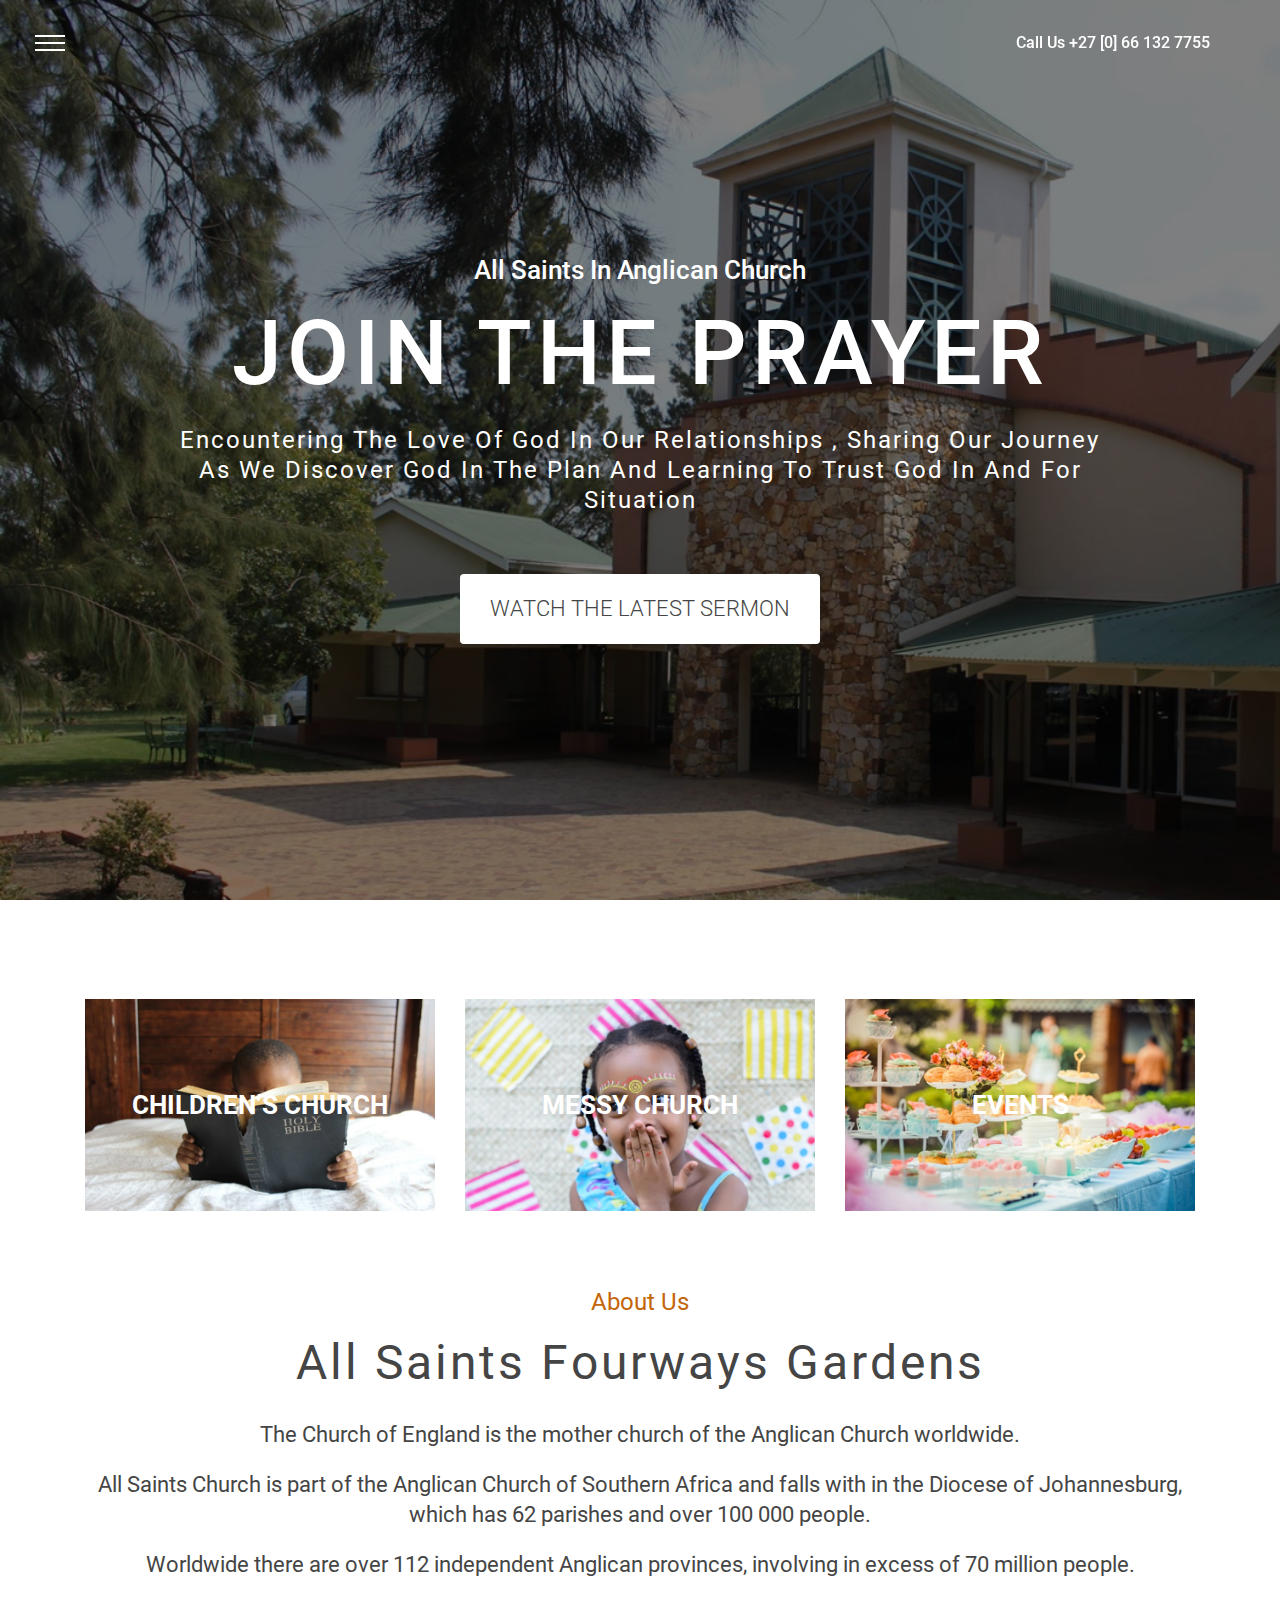
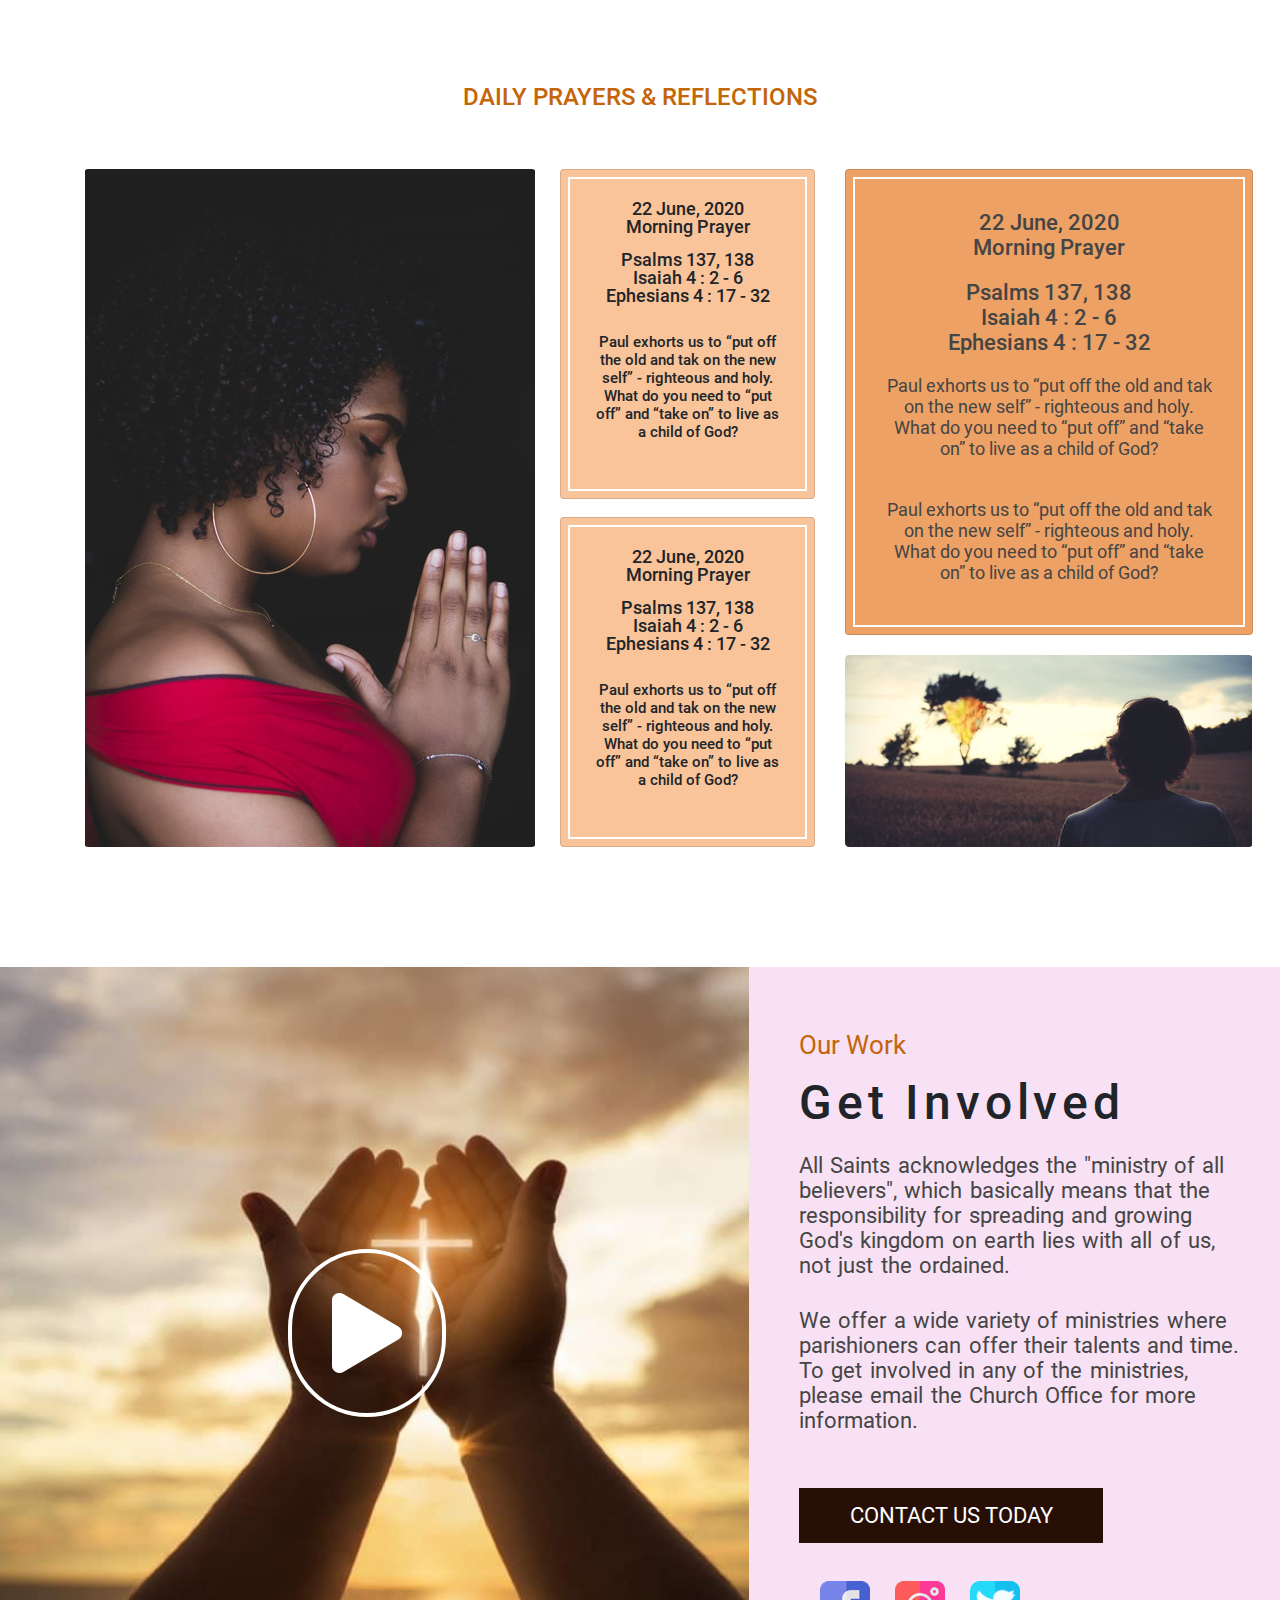
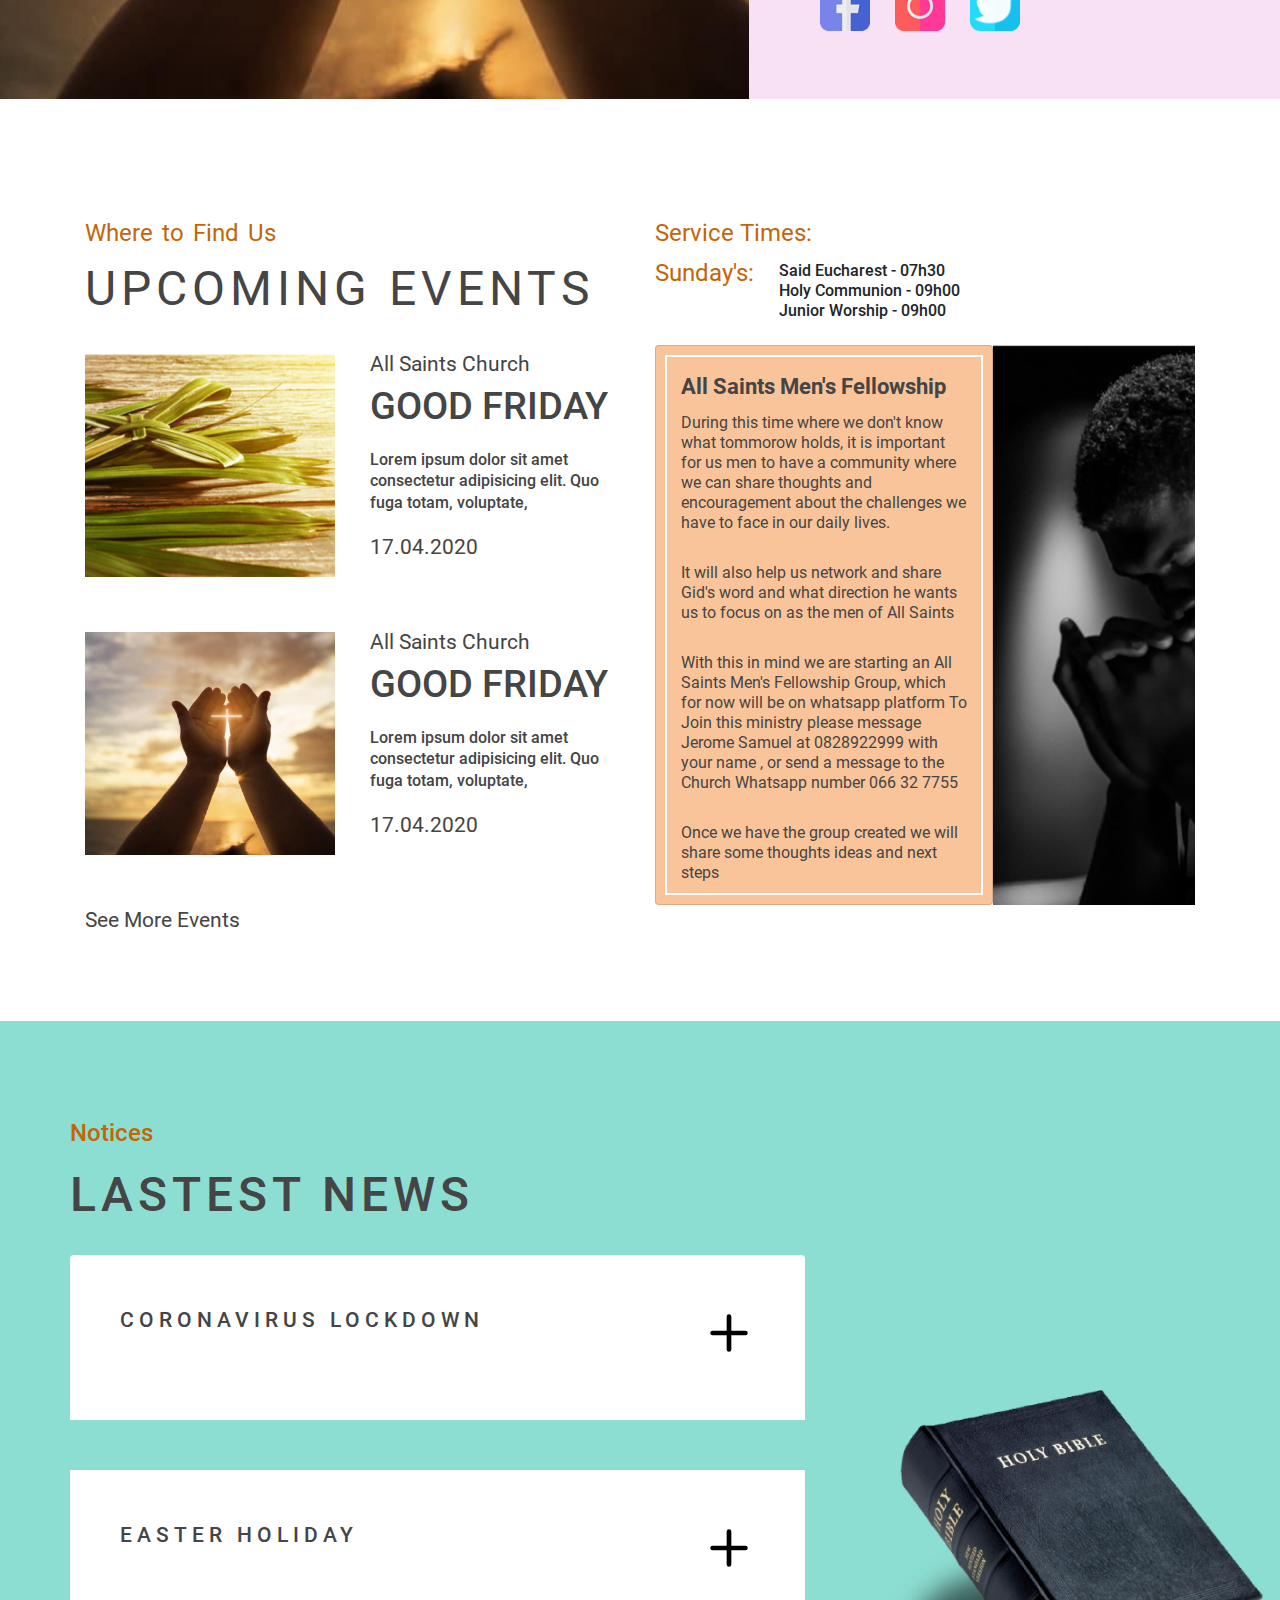
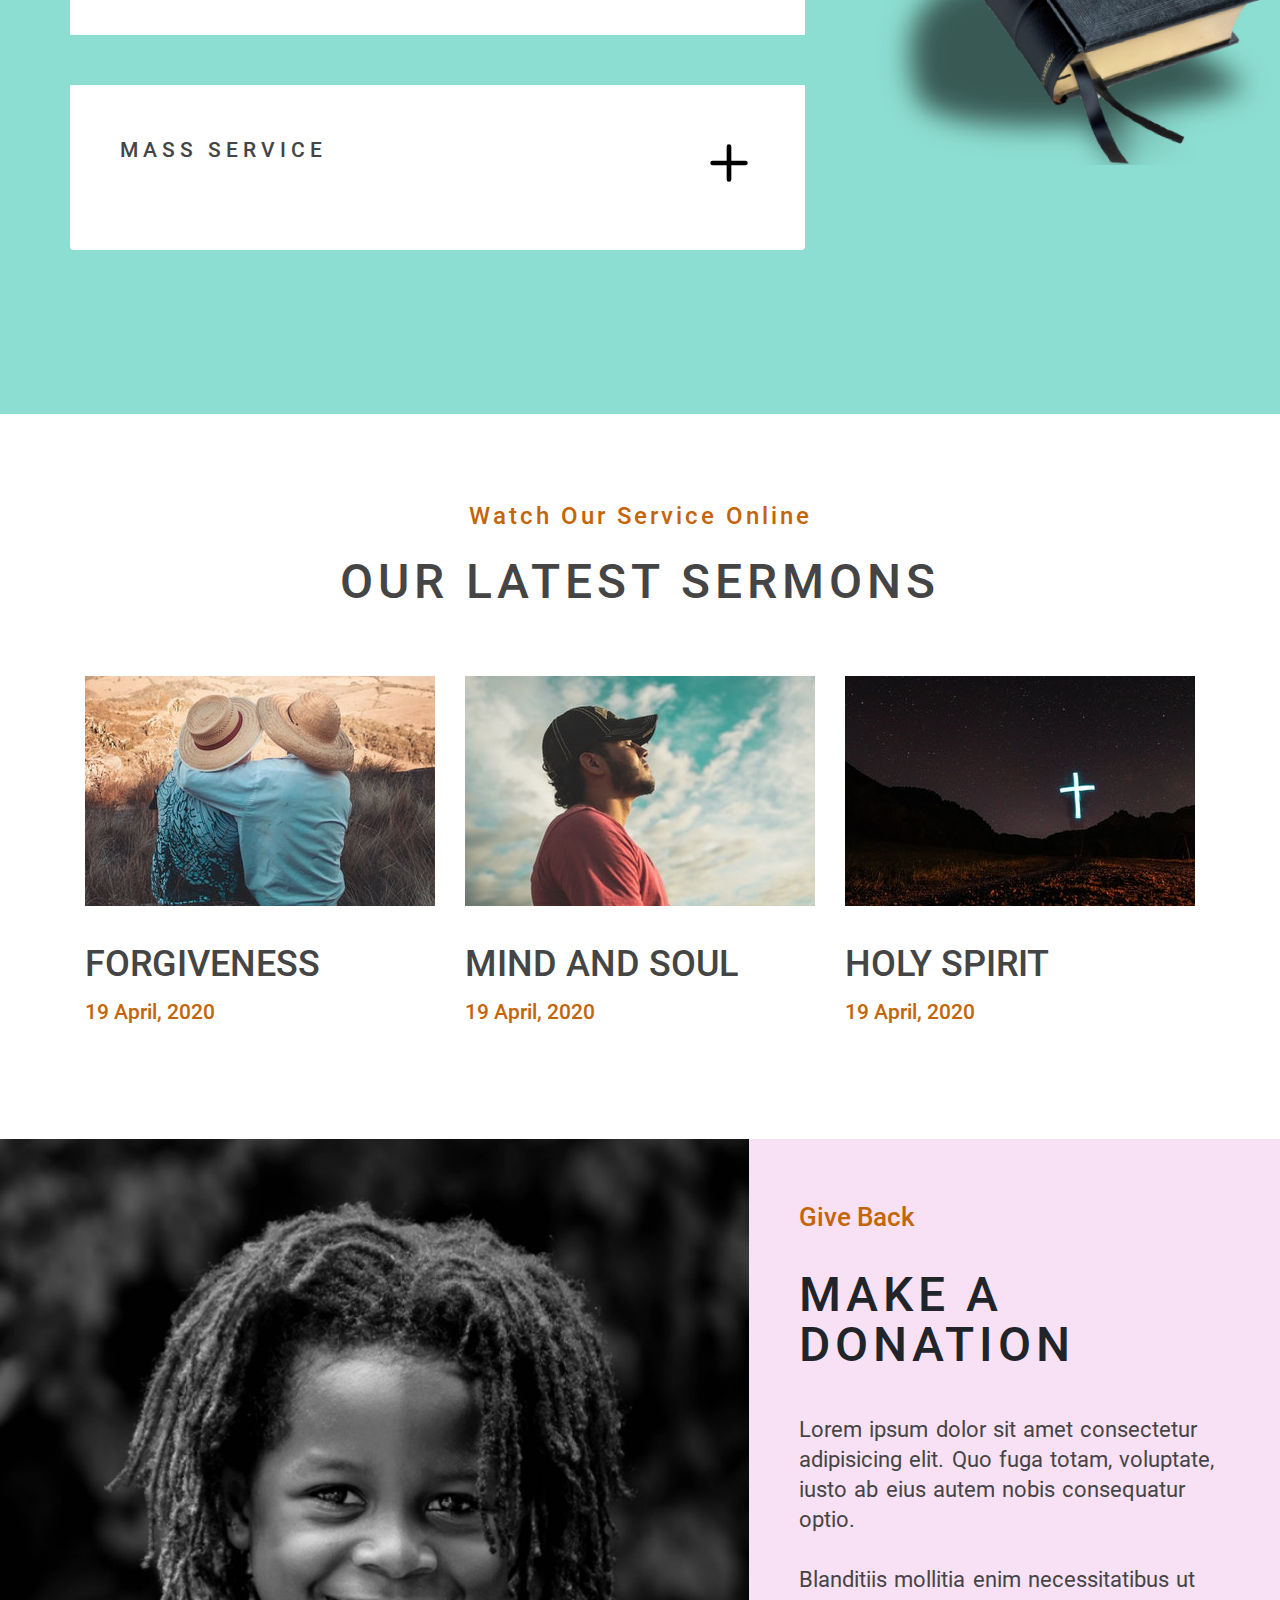
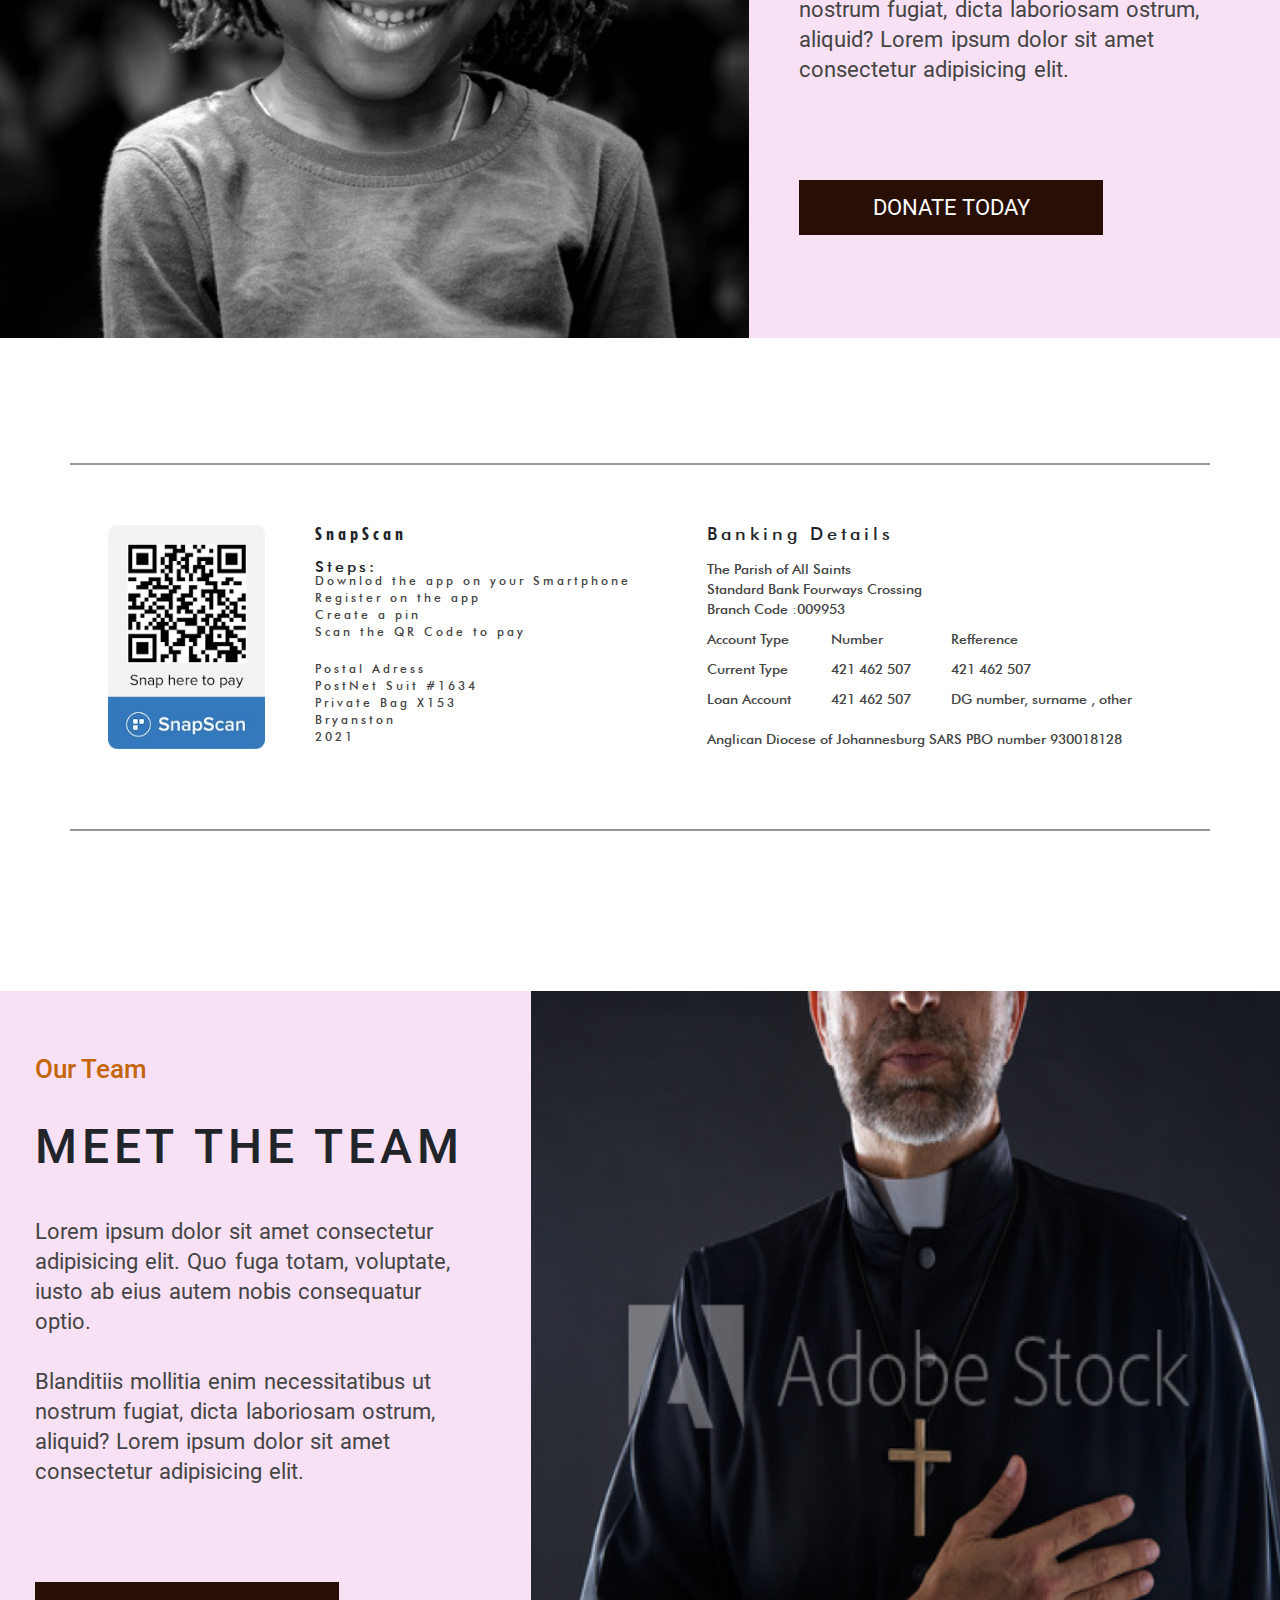
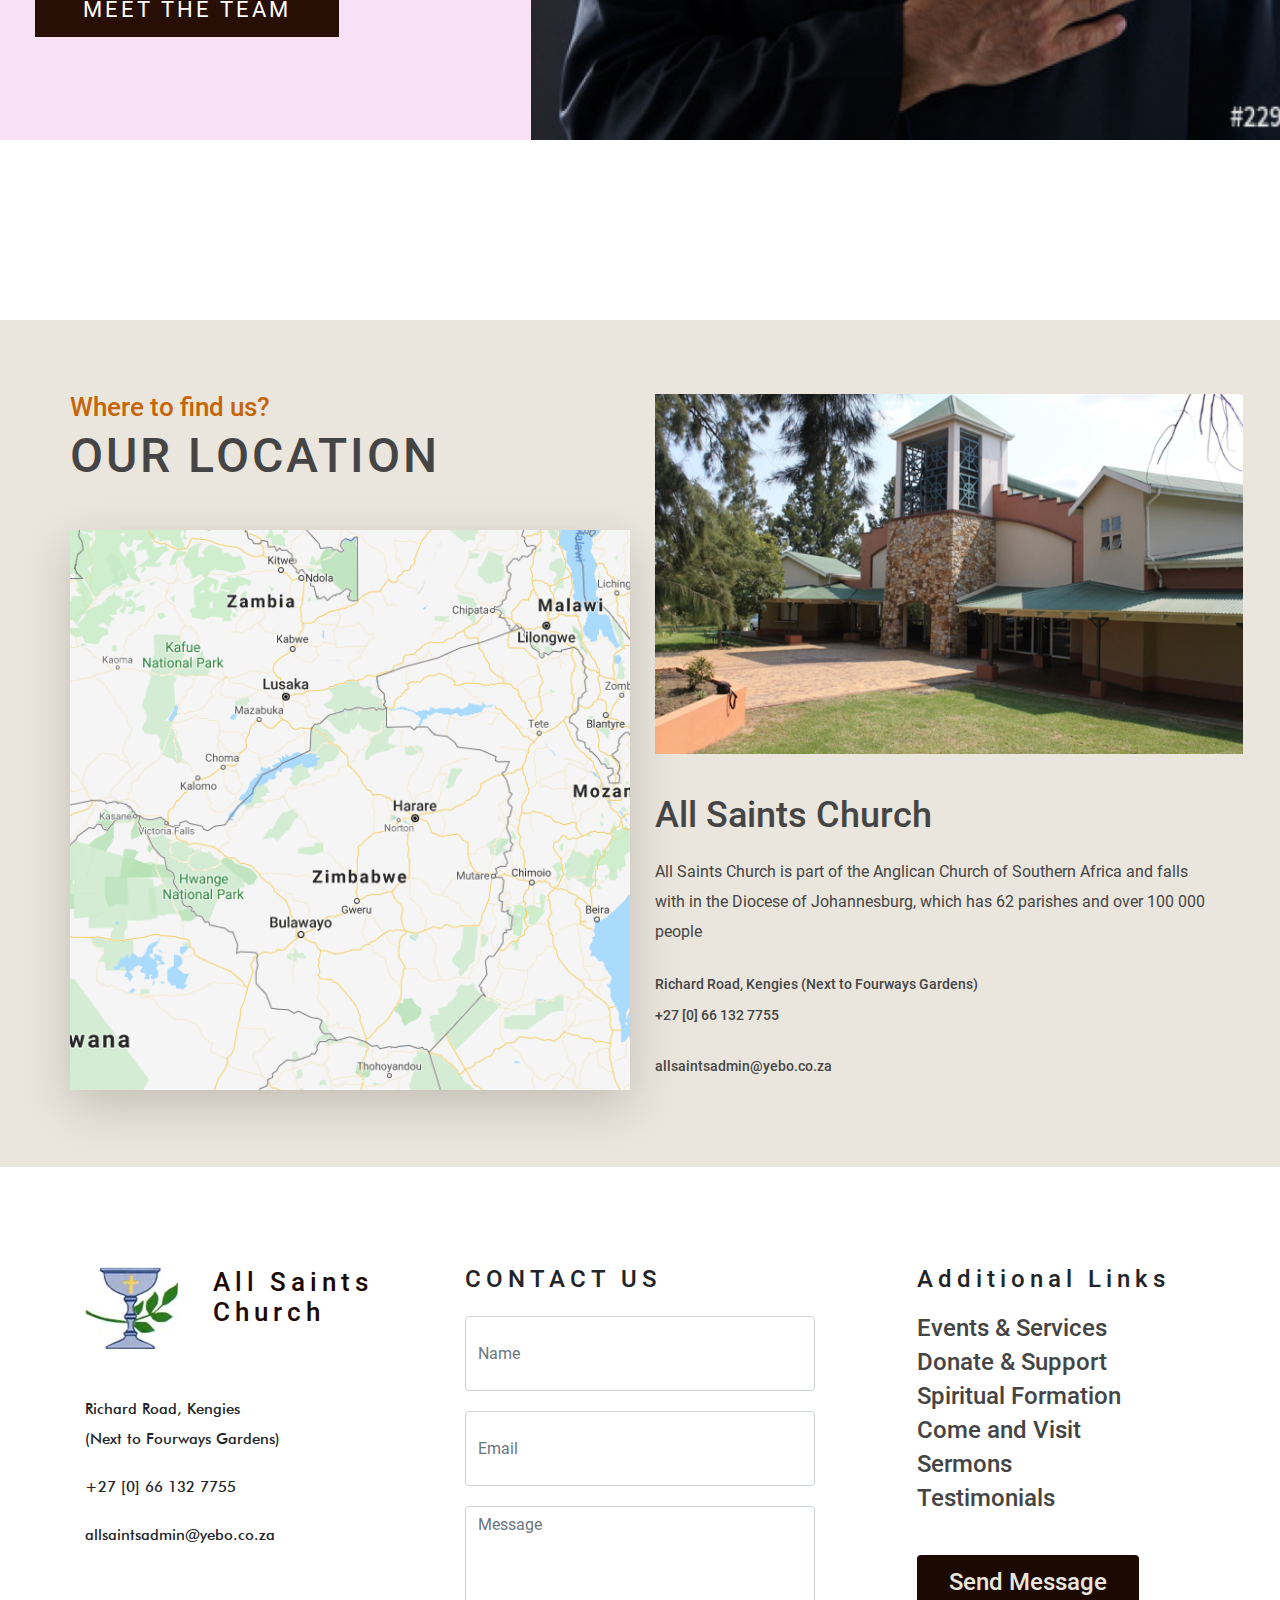
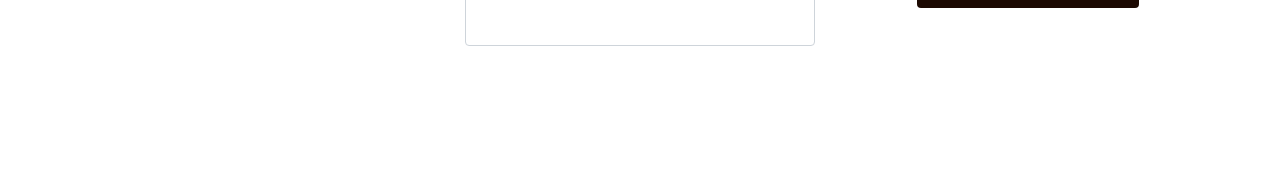
<file: index.html>
<!DOCTYPE html>
<html lang="en">
<head>
    <meta charset="UTF-8">
    <meta name="viewport" content="width=device-width, initial-scale=1.0">
    <link rel="stylesheet" href="bootstrap.min.css">
    <link rel="stylesheet" href="fontawesome-5.7.2/css/all.min.css">
    <link rel="stylesheet" href="roboto 3/stylesheet.css">
    <link rel="stylesheet" href="Futura face/stylesheet.css">
    <link rel="stylesheet" href="style.css">
    <title>Document</title>
</head>
<body>  
    
<header class="nav">
   
        <div class="harmburger" id="open">
            <span></span>
            <span></span>
            <span></span>
        </div>
        <p>Call Us +27 [0] 66 132 7755</p>
    
</header>

<section class="heroe">
    <p>All Saints In Anglican Church</p>
    <h1>Join the Prayer</h1>
    <p>encountering the love of God in our relationships , sharing our journey <br>as we discover God in the plan and learning to trust God in and for <br> situation</p>
    <a class="btn" href="#"> watch the latest sermon</a>
    <div class="overlay"></div>
     <ul class="nav">
        <button type="button" class="close" aria-label="Close">
            <span aria-hidden="true">&times;</span>
          </button>
        <li class="nav-items">
            <a href="index.html" class="nav-links">Home</a>
        </li>
        <li class="nav-items">
            <a href="childrens.html" class="nav-links">CHILDREN’S CHURCH
            </a>
        </li>
        <li class="nav-items">
            <a href="messyChurch.html" class="nav-links">MESSY CHURCH
            </a>
        </li>
        <li class="nav-items">
            <a href="events.html" class="nav-links">EVENTS
            </a>
        </li>
        <li class="nav-items">
            <a href="sermons.html" class="nav-links">SERMONS
            </a>
        </li>
        <li class="nav-items">
            <a href="team.html" class="nav-links">TEAM
            </a>
        </li>
        <li class="nav-items">
            <a href="donations.html" class="nav-links">DONATE
            </a>
        </li>
        <li class="nav-items">
            <a href="contact.html" class="nav-links">CONTACT</a>
        </li>
    </ul> 
    
</section>


<section class="categories">
    <div class="container">
    <div class="row">
        <div class="col-lg-4 col-md-4">
            <div class="infor">
                <p>CHILDREN’S CHURCH
                </p>
                <img src="img/childrenChurch.png" alt="">
            </div>
        </div>

        <div class="col-lg-4 col-md-4">
            <div class="infor">
                <p> MESSY CHURCH
                </p>
                <img src="img/messyChurch.png" alt="">
            </div>
        </div>


        <div class="col-lg-4 col-md-4">
            <div class="infor">
               
             <p> EVENTS
            </p>
                <img src="img/eventsImg.png" alt="">
            </div>
        </div>
    </div>
    </div>
</section>

<!-- about section starts -->

<section class="about">
    <div class="container">
        <h5>About Us
        </h5>
        <h2>All Saints Fourways Gardens
        </h2>

       
          
            
        <p>  The Church of England is the mother church of the Anglican Church worldwide. </p>
            
         <p>   All Saints Church is part of the Anglican Church of Southern Africa and falls with in the Diocese of Johannesburg, <br> which has 62 parishes and over 100 000 people. </p>
            
           <p> Worldwide there are over 112 independent Anglican provinces, involving in excess of 70 million people. </p>
    </div>
</section>

<!-- about section ends -->

<!-- reflections starts -->
<section class="reflections">
    <div class="container">
    <h5>DAILY PRAYERS & REFLECTIONS</h5>
     <div class="row">
         <div class="col-lg-5 col-md-6">
             <div class="prayer-img">
                 <img src="img/woman-praying.png" alt="thie woman is praying to God">
             </div>
         </div>
             <div class="col-lg-3 col-md-6">
                 <div class="time">
                     <div class="card">
                         <p>22 June, 2020  <br>
                            Morning Prayer

                        </p>

                        <div class="verses">
                            <p>
                                Psalms 137, 138 <br>
                                Isaiah 4 : 2 - 6 <br>
                                Ephesians 4 : 17 - 32
                            </p>
                        </div>
                        <p class="message">
                            Paul exhorts us to “put off the old and tak on the new self” - righteous and holy. What do you need to “put off” and “take on” to live as a child of God?
                        </p>
                     </div>

                     <div class="card">
                        <p>22 June, 2020  <br>
                           Morning Prayer

                       </p>

                       <div class="verses">
                           <p>
                               Psalms 137, 138 <br>
                               Isaiah 4 : 2 - 6 <br>
                               Ephesians 4 : 17 - 32
                           </p>
                       </div>
                       <p class="message">
                           Paul exhorts us to “put off the old and tak on the new self” - righteous and holy. What do you need to “put off” and “take on” to live as a child of God?
                       </p>
                    </div>
                 </div>
             </div>

             <div class="col-lg-4 col-md-12">
                 <div class="last">
                    <div class="card">
                        <p>22 June, 2020  <br>
                           Morning Prayer

                       </p>

                       <div class="verses">
                           <p>
                               Psalms 137, 138 <br>
                               Isaiah 4 : 2 - 6 <br>
                               Ephesians 4 : 17 - 32
                           </p>
                       </div>
                       <p class="message">
                           Paul exhorts us to “put off the old and tak on the new self” - righteous and holy. What do you need to “put off” and “take on” to live as a child of God?
                       </p>
                       <p class="message">
                        Paul exhorts us to “put off the old and tak on the new self” - righteous and holy. What do you need to “put off” and “take on” to live as a child of God?
                    </p>
                    </div>
                    <img src="img/sunset.png" alt="">
                 </div>
             </div>

              
         
     </div>



</div>
</section>

<!-- reflections end -->
<!-- works what we do -->
<section class="work">
    <div class="row no-gutter">
        <div class="col-lg-7 p-0 m-0 col-md-12 col-12">
            <div class="ifame">
                <img src="img/handsImage.png" alt="this is a video showing different prayer shows">
               <div class="play-btn"><span class="fa fa-play"></span></div>
            </div>
        </div>
        <div class="col-lg-5 p-0 m-0 col-md-12 col-12">
            <div class="video-info">
                <h5>Our Work</h5>
                <h3>Get Involved</h3>
                <p>All Saints acknowledges the "ministry of all believers", which basically means that the responsibility for spreading and growing God's kingdom on earth lies with all of us, not just the ordained. </p>

               

                  <p>  We offer a wide variety of ministries where parishioners can offer their talents and time. To get involved in any of the ministries, please email the Church Office for more information.
                    </p>
                    <button>CONTACT US TODAY</button>
                    <a href=""><img src="img/facebook.png" alt=""></a>
                    <a href=""> <img src="img/instagram (1).png" alt=""></a>
                    <a href=""> <img src="img/Twitter.png" alt=""></a>
            </div>
        </div>
    </div>
</section>

<!-- works what we do ends -->
<!-- events section -->
<section class="events">
    <div class="container">
        <div class="row">
        <div class="col-lg-6">
            <div class="upcoming-events">
                <h5>Where to Find Us </h5>
                <h3>UPCOMING EVENTS </h3>
                <div class="event">
                    <img src="img/goodFridayImage.png" alt="">
                    <div class="description">
                        <h6>All Saints Church</h6>
                        <h4>GOOD FRIDAY</h4>
                        <p>Lorem ipsum dolor sit amet consectetur adipisicing elit. Quo fuga totam, voluptate,
                        </p>
                        <span>17.04.2020 </span>
                        
                    </div>
                </div>
                <div class="event">
                    <img src="img/handsImage.png" alt="">
                    <div class="description">
                        <h6>All Saints Church</h6>
                        <h4>GOOD FRIDAY</h4>
                        <p>Lorem ipsum dolor sit amet consectetur adipisicing elit. Quo fuga totam, voluptate,
                        </p>
                        <span>17.04.2020 </span>
                        
                    </div>

                </div>
                <a href="#" class="more">see more events</a>

            </div>
        </div>
        <div class="col-lg-6">
            <div class="service-times">
                <h6>Service Times: </h6>
                <div class="time">
                <h6>Sunday's: </h6>
                <p>
                   <span>Said Eucharest - 07h30</span> 
                   <span> Holy Communion - 09h00 </span>
                   <span> Junior Worship - 09h00</span>
                    </p>
            </div>
            <div class="abt-service">
                <div class="card">
                    <h3>All Saints Men's Fellowship</h3>
                    <p> During this time where we don't know 
                        what tommorow holds, it is important
                         for us men to have a community where 
                         we can share thoughts and
                          encouragement about the challenges 
                          we have to face in our daily lives.</p>
                          <p>It will also help us network and share 
                              Gid's word and what direction he 
                              wants us to focus on as the men of All
                               Saints </p>
                           <p>With this in mind we are starting an All
                                Saints Men's Fellowship Group, which 
                                for now will be on whatsapp platform 
                                To Join this ministry please message
                                 Jerome Samuel at 0828922999 with your 
                                 name , or send a message to the Church
                                  Whatsapp number 066 32 7755</p> 
                                  
                                  <p>Once we have the group created we
                                       will share some thoughts ideas and
                                        next steps</p>
                </div>
                <img src="img/manPraying.png" alt="">
            </div>
            </div>
        </div>
    </div>
    </div>
</section>


<!-- section ends -->

<!-- latest news -->
<section class="latest-news">
    <h6>Notices </h6>
    <h3>LASTEST NEWS</h3>
    <div class="notices">
        <div class="bs-example w-sm-100">
            <div class="accordion" id="accordionExample">
                <div class="card">
                    <div class="card-header" id="headingOne">
                     
                          <h3>CORONAVIRUS LOCKDOWN </h3> <button type="button" class="btn btn-link1" data-toggle="collapse" data-target="#collapseOne"><img class="plus"  src="img/plus.svg" alt=""> <img class="minus"  src="img/horizontal-rule.svg" alt=""> </button>								
                        
                    </div>
                    <div id="collapseOne" class="collapse" aria-labelledby="headingOne" data-parent="#accordionExample">
                        <div class="card-body">
                            <p>Lorem ipsum dolor sit amet consectetur adipisicing elit. Quo fuga totam, voluptate, iusto ab eius autem nobis consequatur optio blanditiis mollitia enim necessitatibus ut nostrum fugiat, dicta laboriosam! Nostrum, aliquid?
                            </p>
                        </div>
                    </div>
                </div>
                <div class="card">
                    <div class="card-header" id="headingOne">
                    
                          <h3>EASTER HOLIDAY </h3>  <button type="button" class="btn btn-link2" data-toggle="collapse" data-target="#collapse2"><img class="plus"  src="img/plus.svg" alt=""> <img class="minus"  src="img/horizontal-rule.svg" alt=""> </button>									
                     
                    </div>
                    <div id="collapse2" class="collapse" aria-labelledby="headingOne" data-parent="#accordionExample">
                        <div class="card-body">
                            <p>Lorem ipsum dolor sit amet consectetur adipisicing elit. Quo fuga totam, voluptate, iusto ab eius autem nobis consequatur optio blanditiis mollitia enim necessitatibus ut nostrum fugiat, dicta laboriosam! Nostrum, aliquid?
                            </p>
                        </div>
                    </div>
                </div>
                <div class="card">
                    <div class="card-header" id="headingOne">
                   
                          <h3>MASS SERVICE
                        </h3>  <button type="button" class="btn btn-link3" data-toggle="collapse" data-target="#collapse3"><img class="plus"  src="img/plus.svg" alt=""> <img class="minus"  src="img/horizontal-rule.svg" alt=""> </button>									
                     
                    </div>
                    <div id="collapse3" class="collapse" aria-labelledby="headingOne" data-parent="#accordionExample">
                        <div class="card-body">
                            <p>Lorem ipsum dolor sit amet consectetur adipisicing elit. Quo fuga totam, voluptate, iusto ab eius autem nobis consequatur optio blanditiis mollitia enim necessitatibus ut nostrum fugiat, dicta laboriosam! Nostrum, aliquid?
                            </p>
                        </div>
                    </div>
                </div>
            </div>
        </div>
        <img class="bible" src="img/Bible.png" alt="">
    </div>
</section>
<!-- latest news ends -->

<!-- online news -->
<section class="online-news">
    <div class="container">
        <h6>Watch Our Service Online
        </h6>
        <h2>OUR LATEST SERMONS </h2>

        <div class="row">
            <div class="col-lg-4 col-md-6">
                <div class="vid">
                    <div class="infor">
                  <img src="img/twoPeople.png" alt=""> 
                  <p class="fa fa-play-circle"></p>
                </div>
                  <h4>FORGIVENESS</h4> 
                  <span>19 April, 2020</span>
                </div>
            </div>
            <div class="col-lg-4 col-md-6">
                <div class="vid">
                    <div class="infor">
                    <img src="img/manInhat.png" alt="">
                    <p class="fa fa-play-circle"></p>
                </div>
                    <h4>MIND AND SOUL
                    </h4> 
                  <span>19 April, 2020</span>
                </div>
            </div>
            <div class="col-lg-4 col-md-6">
                <div class="vid">
                    <div class="infor">
                    <img src="img/lighted-cross-decor-3073565.png" alt="">
                    <p class="fa fa-play-circle"></p>
                </div>
                    <h4>HOLY SPIRIT
                    </h4> 
                  <span>19 April, 2020</span>
                </div>
            </div>
        </div>
    </div>
</section>
<!-- online news ends-->

<!-- donations -->

<section class="donate">
    <div class="row no-gutter">
        <div class="col-lg-7 p-0 m-0">
            <div class="ifame">
                <img src="img/childSmiling.png" alt="this is a video showing different prayer shows">
              
            </div>
        </div>
        <div class="col-lg-5 p-0 m-0">
            <div class="video-info">
                <h5>Give Back </h5>
                <h3>MAKE A DONATION  </h3>
                <p>Lorem ipsum dolor sit amet consectetur adipisicing elit. Quo fuga totam, voluptate, iusto ab eius autem nobis consequatur optio.</p>

                  <p>  Blanditiis mollitia enim necessitatibus ut nostrum fugiat, dicta laboriosam ostrum, aliquid? Lorem ipsum dolor sit amet consectetur adipisicing elit.
                     </p>

               

                  
                    <button>DONATE TODAY </button>
                    
            </div>
        </div>
    </div>
</section>


<!-- donations ends -->


<section class="bank-details container">
    <div class="snap">
        <img src="./img/WhatsApp Image 2020-07-05 at 5.26.37 AM (1).jpeg" alt="">
        <div class="snapscan-text">
            <h5>SnapScan</h5>
            <h6>Steps:</h6>
            <a href="#">Downlod the app on your Smartphone</a>
            <a href="#">Register on the app</a>
            <a href="#">Create a pin</a>
            <a href="#">Scan the QR Code to pay</a>



            <div class="adress">
                <a href="#">Postal Adress</a>
                <a href="#">PostNet Suit #1634</a>
                <a href="#">Private Bag X153</a>
                <a href="#">Bryanston</a>
                <a href="#">2021</a>
            </div>
        </div>
    </div>
  
    <div class="banking">
        <h5>Banking Details </h5>
        <p>The Parish of All Saints</p>
        <p>Standard Bank Fourways Crossing</p>
        <p>Branch Code :009953</p>
        <div class="acc-detail d-flex justify-content-around">
            <div class="type">
                <p>Account Type</p>
                <p>Current Type</p>
                <p>Loan Account</p>
            </div>

            <div class="type">
                <p>Number</p>
                <p>421 462 507</p>
                <p>421 462 507</p>
               
            </div>
            <div class="type">
                <p>Refference</p>
                <p>421 462 507</p>
                <p>DG number, surname , other</p>
                
            </div>
        </div>

        <p>Anglican Diocese of Johannesburg SARS PBO number 930018128
        </p>
     
     </div>
    
    
    
 

   

</section>




<section class="meet-team">
    <div class="row no-gutter">
       
        <div class="col-lg-5 p-0 m-0">
            <div class="video-info">
                <h5>Our Team </h5>
                <h3>MEET THE TEAM</h3>
                <p>Lorem ipsum dolor sit amet consectetur adipisicing elit. Quo fuga totam, voluptate, iusto ab eius autem nobis consequatur optio.</p>

                  <p>  Blanditiis mollitia enim necessitatibus ut nostrum fugiat, dicta laboriosam ostrum, aliquid? Lorem ipsum dolor sit amet consectetur adipisicing elit.
                     </p>

               

                  
                    <button>MEET THE TEAM  </button>
                    
            </div>
        </div>
        <div class="col-lg-7 p-0 m-0">
            <div class="ifame">
                <img src="img/priest.png" alt="this is a video showing different prayer shows">
              
            </div>
        </div>
    </div>
</section>



<section class="location">
    <div class="row">
        <div class="col-lg-6">
            <div class="map">
            <h6>Where to find us?</h6>
            <h4>OUR LOCATION </h4>

            <img src="img/map.png" class="shadow-lg" alt="">
        </div>
        </div>
        <div class="col-lg-6">
            <div class="saints">
            <img class="saints" src="img/allSaintsChurchImage.png" alt="">
            <h4>All Saints Church</h4>
            <p>All Saints Church is part of the Anglican Church of Southern Africa and falls with in the Diocese of Johannesburg, which has 62 parishes and over 100 000 people
            </p>

            <span>Richard Road, Kengies (Next to Fourways Gardens)</span>
            <span>+27 [0] 66 132 7755</span>
            <span>allsaintsadmin@yebo.co.za</span>
        </div>
    </div>
    </div>
</section>



<footer>
    <div class="container">
        <div class="row">
            <div class="col-lg-4">
                <div class="logo d-flex">
                    <img src="img/logo.png"  alt="">
                    <h6>All Saints <br>
                        Church</h6>

                </div>

                <p>Richard Road, Kengies <br>
                    (Next to Fourways Gardens)</p>
                    <p>+27 [0] 66 132 7755</p>
                    <p>allsaintsadmin@yebo.co.za</p>
                    
            </div>
            <div class="col-lg-4" >
                <form action="" class="form-group">
                    <h6>CONTACT US</h6>
                    <input type="text" placeholder="Name" class="form-control">
                    <input type="email" placeholder="Email" class="form-control">
                    <textarea name="info" id="" placeholder="Message" class="form-control"></textarea>

                </form>
            </div>
            <div class="col-lg-4">
                <div class="links">
                    <h6>Additional Links</h6>
                    <a href="#">Events & Services </a>
                    <a href="#">Donate & Support</a>
                    <a href="#">Spiritual Formation </a>
                    <a href="#">Come and Visit </a>
                    <a href="#">Sermons</a>
                    <a href="#">Testimonials</a>


                    <button class="btn">Send Message</button>
                </div>
            </div>
        </div>
    </div>
</footer>



    <script src="js/jquery.min.js"></script>
    <script src="js/bootstrap.min.js"></script>
    <script src="js/main.js"></script>
</body>
</html>
</file>
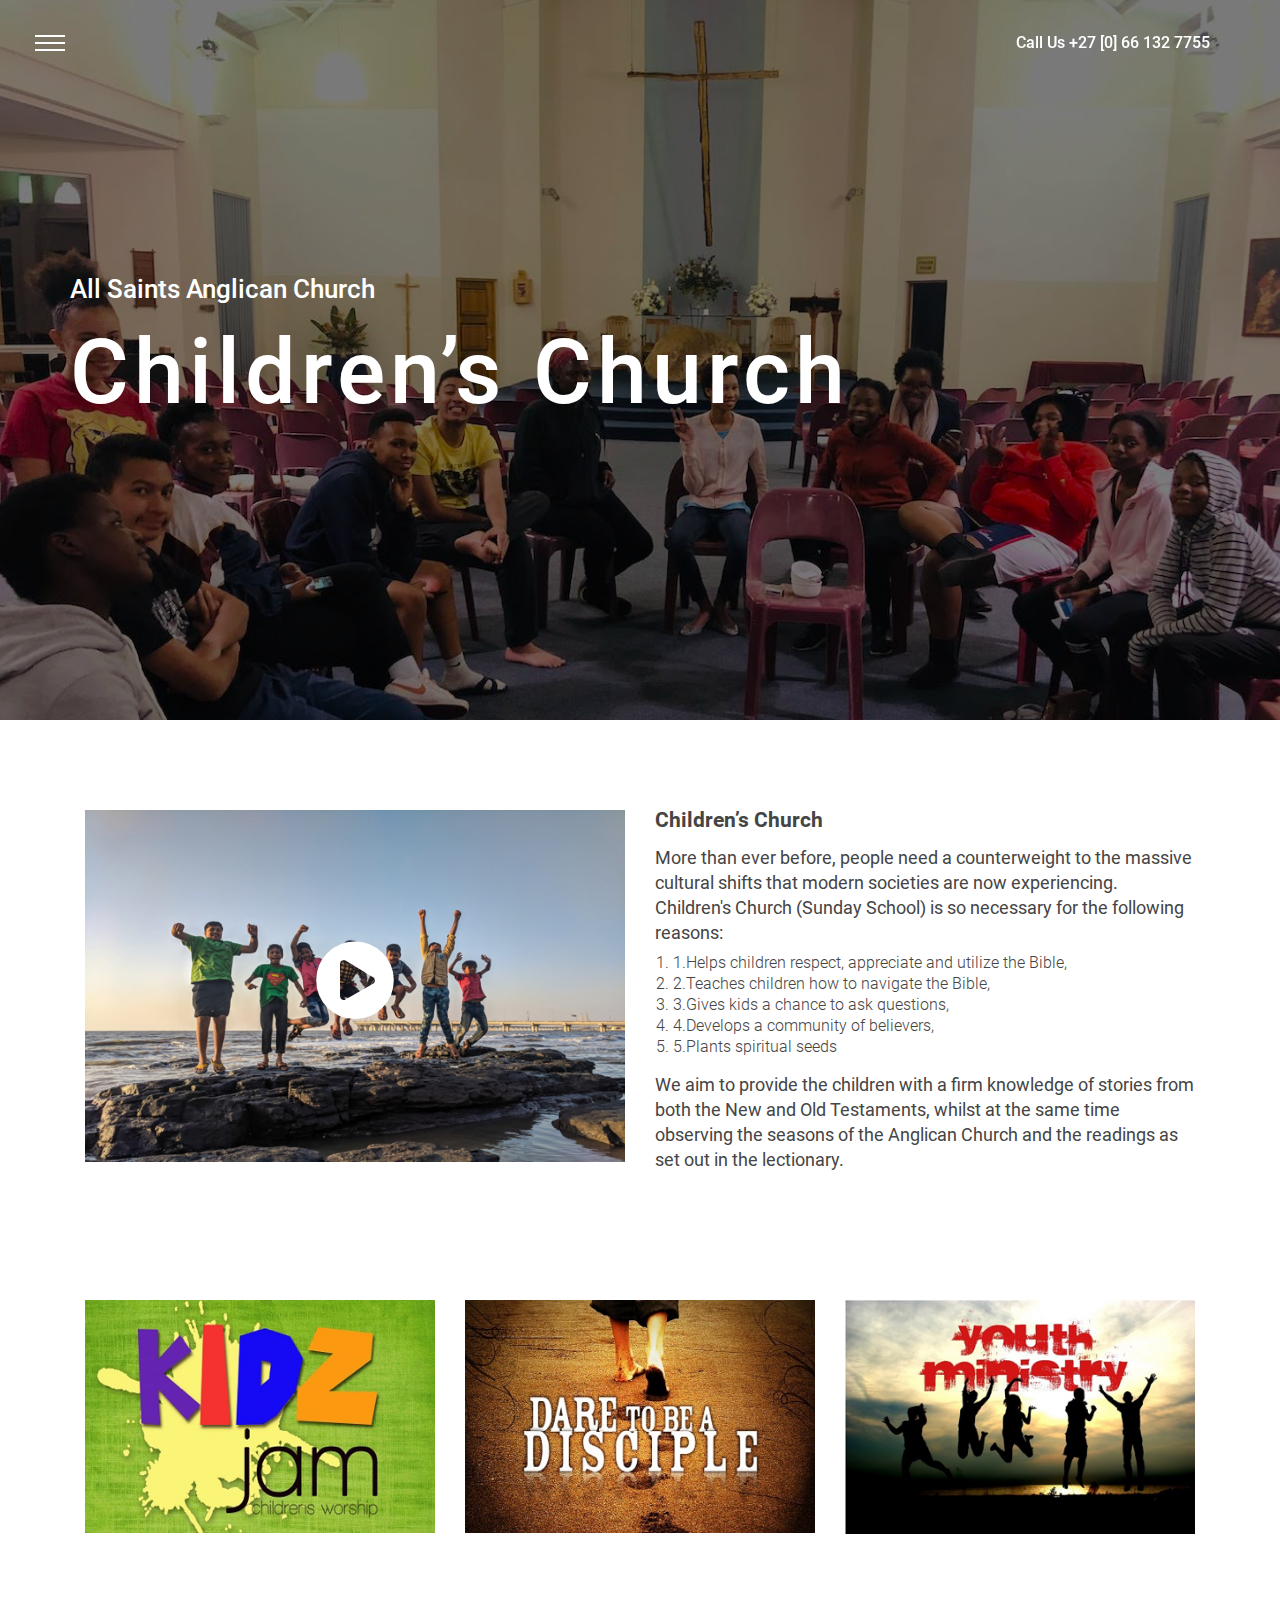
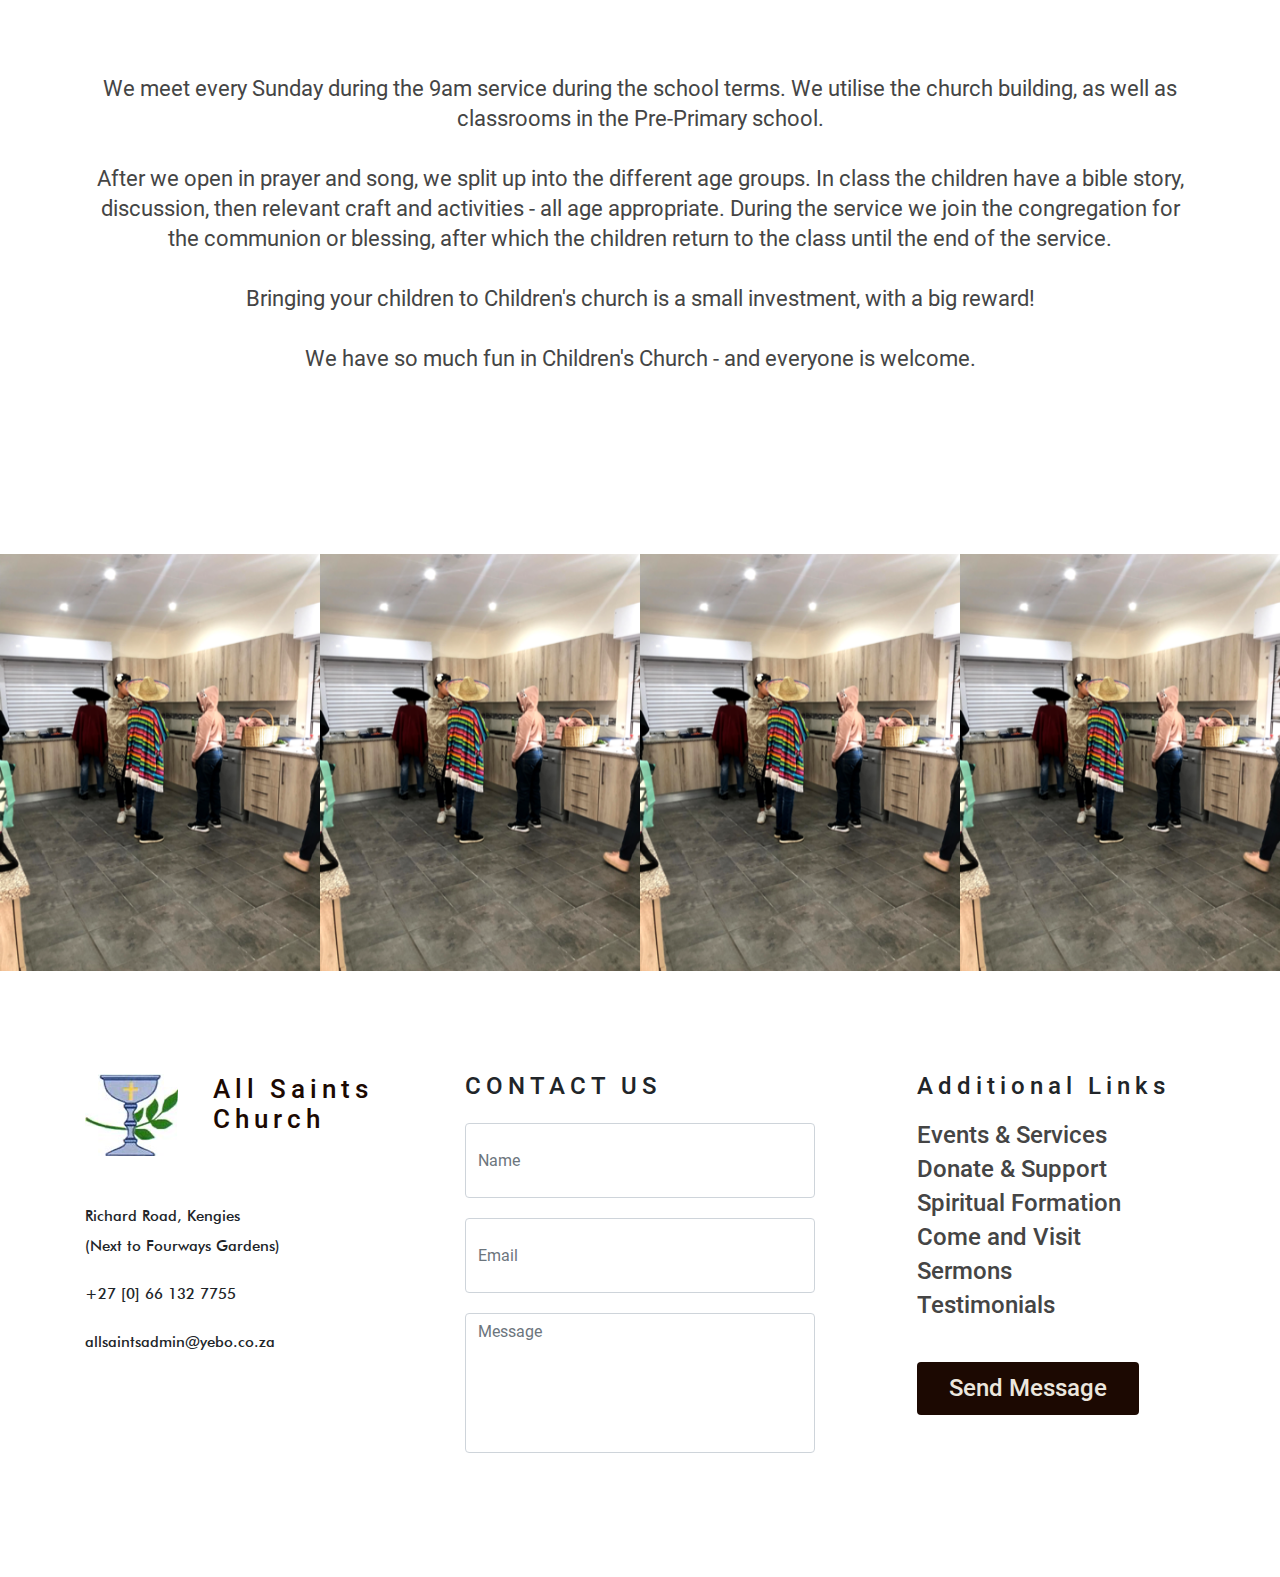
<file: childrens.html>
<!DOCTYPE html>
<html lang="en">
<head>
    <meta charset="UTF-8">
    <meta name="viewport" content="width=device-width, initial-scale=1.0">
    <link rel="stylesheet" href="bootstrap.min.css">
    <link rel="stylesheet" href="fontawesome-5.7.2/css/all.min.css">
    <link rel="stylesheet" href="roboto 3/stylesheet.css">
    <link rel="stylesheet" href="Futura face/stylesheet.css">
    <link rel="stylesheet" href="style.css">
    <title>Document</title>
</head>
<body>  
    
<header class="nav">
   
        <div class="harmburger" id="open">
            <span></span>
            <span></span>
            <span></span>
        </div>
        <p>Call Us +27 [0] 66 132 7755</p>
    
</header>

<section class="heroe bill d-flex ">
    <p>All Saints Anglican Church</p>
    <h1>Children’s Church </h1>
    <div class="overlay"></div>
    <ul class="nav">
        <button type="button" class="close" aria-label="Close">
            <span aria-hidden="true">&times;</span>
          </button>
        <li class="nav-items">
            <a href="index.html" class="nav-links">Home</a>
        </li>
        <li class="nav-items">
            <a href="childrens.html" class="nav-links">CHILDREN’S CHURCH
            </a>
        </li>
        <li class="nav-items">
            <a href="messyChurch.html" class="nav-links">MESSY CHURCH
            </a>
        </li>
        <li class="nav-items">
            <a href="events.html" class="nav-links">EVENTS
            </a>
        </li>
        <li class="nav-items">
            <a href="sermons.html" class="nav-links">SERMONS
            </a>
        </li>
        <li class="nav-items">
            <a href="team.html" class="nav-links">TEAM
            </a>
        </li>
        <li class="nav-items">
            <a href="donations.html" class="nav-links">DONATE
            </a>
        </li>
        <li class="nav-items">
            <a href="contact.html" class="nav-links">CONTACT

            </a>
        </li>
    </ul> 
    
</section>


<!-- abt- children church -->

<section class="about-children">
    <div class="container">
        <div class="row">
            <div class="col-lg-6 col-md-6 mb-5" >
                <div class="kids-video">
                <img src="img/videoImage.png" alt="">
                <p class="play fa fa-play-circle">
                   
                </p>
            </div>
            </div>
            <div class="col-lg-6 col-md-6">
                <h2>Children’s Church
                </h2>

                <p>More than ever before, people need a counterweight to the massive cultural shifts that modern societies are now experiencing. Children's Church (Sunday School) is so necessary for the following reasons:
                </p>
                <ol>
                    <li>1.Helps children respect, appreciate and utilize the Bible,</li>
                    <li>2.Teaches children how to navigate the Bible,</li>
                    <li>3.Gives kids a chance to ask questions,</li>
                    <li> 4.Develops a community of believers,</li>
                    <li>5.Plants spiritual seeds</li>
                </ol>

                <p>
                    We aim to provide the children with a firm knowledge of stories from both the New and Old Testaments, whilst at the same time observing the seasons of the Anglican Church and the readings as set out in the lectionary.</p>
            </div>

            <div class="col-lg-4 col-md-6">
                <img class="img-fluid" src="img/KidsJam.png" alt="">
            </div>
            <div class="col-lg-4 col-md-6">
                <img class="img-fluid" src="img/disciples.png" alt="">
            </div>
            <div class="col-lg-4 col-md-6">
                <img class="img-fluid" src="img/youth_ministry.png" alt="">
            </div>
        </div>
    </div>
</section>

<section class="text">
    <div class="container">
    <p>We meet every Sunday during the 9am service during the school terms. We utilise the church building, as well as classrooms in the Pre-Primary school.</p>
    <p>After we open in prayer and song, we split up into the different age groups. In class the children have a bible story, discussion, then relevant craft and activities - all age appropriate. During the service we join the congregation for the communion or blessing, after which the children return to the class until the end of the service.</p>
    <p>
        Bringing your children to Children's church is a small investment, with a big reward!</p>
        <p>We have so much fun in Children's Church - and everyone is welcome.
        </p>
    </div>
</section>


<section class="gallery">
    <div class="row no-gutters">
        <div class="col-lg-3 col-md-6 col-sm-6 p-0">
            <img src="img/Rectangle.png" alt="">
        </div>
        <div class="col-lg-3 col-md-6 col-sm-6 p-0">
            <img src="img/Rectangle.png" alt="">
        </div>
        <div class="col-lg-3 col-md-6 col-sm-6 p-0">
            <img src="img/Rectangle.png" alt="">
        </div>
        <div class="col-lg-3 col-md-6 col-sm-6 p-0">
            <img src="img/Rectangle.png" alt="">
        </div>
    </div>
</section>




















<footer>
    <div class="container">
        <div class="row">
            <div class="col-lg-4">
                <div class="logo d-flex">
                    <img src="img/logo.png" alt="">
                    <h6>All Saints <br>
                        Church</h6>

                </div>

                <p>Richard Road, Kengies <br>
                    (Next to Fourways Gardens)</p>
                    <p>+27 [0] 66 132 7755</p>
                    <p>allsaintsadmin@yebo.co.za</p>
                    
            </div>
            <div class="col-lg-4" >
                <form action="" class="form-group">
                    <h6>CONTACT US</h6>
                    <input type="text" placeholder="Name" class="form-control">
                    <input type="email" placeholder="Email" class="form-control">
                    <textarea name="info" id="" placeholder="Message" class="form-control"></textarea>

                </form>
            </div>
            <div class="col-lg-4">
                <div class="links">
                    <h6>Additional Links</h6>
                    <a href="#">Events & Services </a>
                    <a href="#">Donate & Support</a>
                    <a href="#">Spiritual Formation </a>
                    <a href="#">Come and Visit </a>
                    <a href="#">Sermons</a>
                    <a href="#">Testimonials</a>


                    <button class="btn">Send Message</button>
                </div>
            </div>
        </div>
    </div>
</footer>



    <script src="js/jquery.min.js"></script>
    <script src="js/bootstrap.min.js"></script>
    <script src="js/main.js"></script>
</body>
</html>
</file>
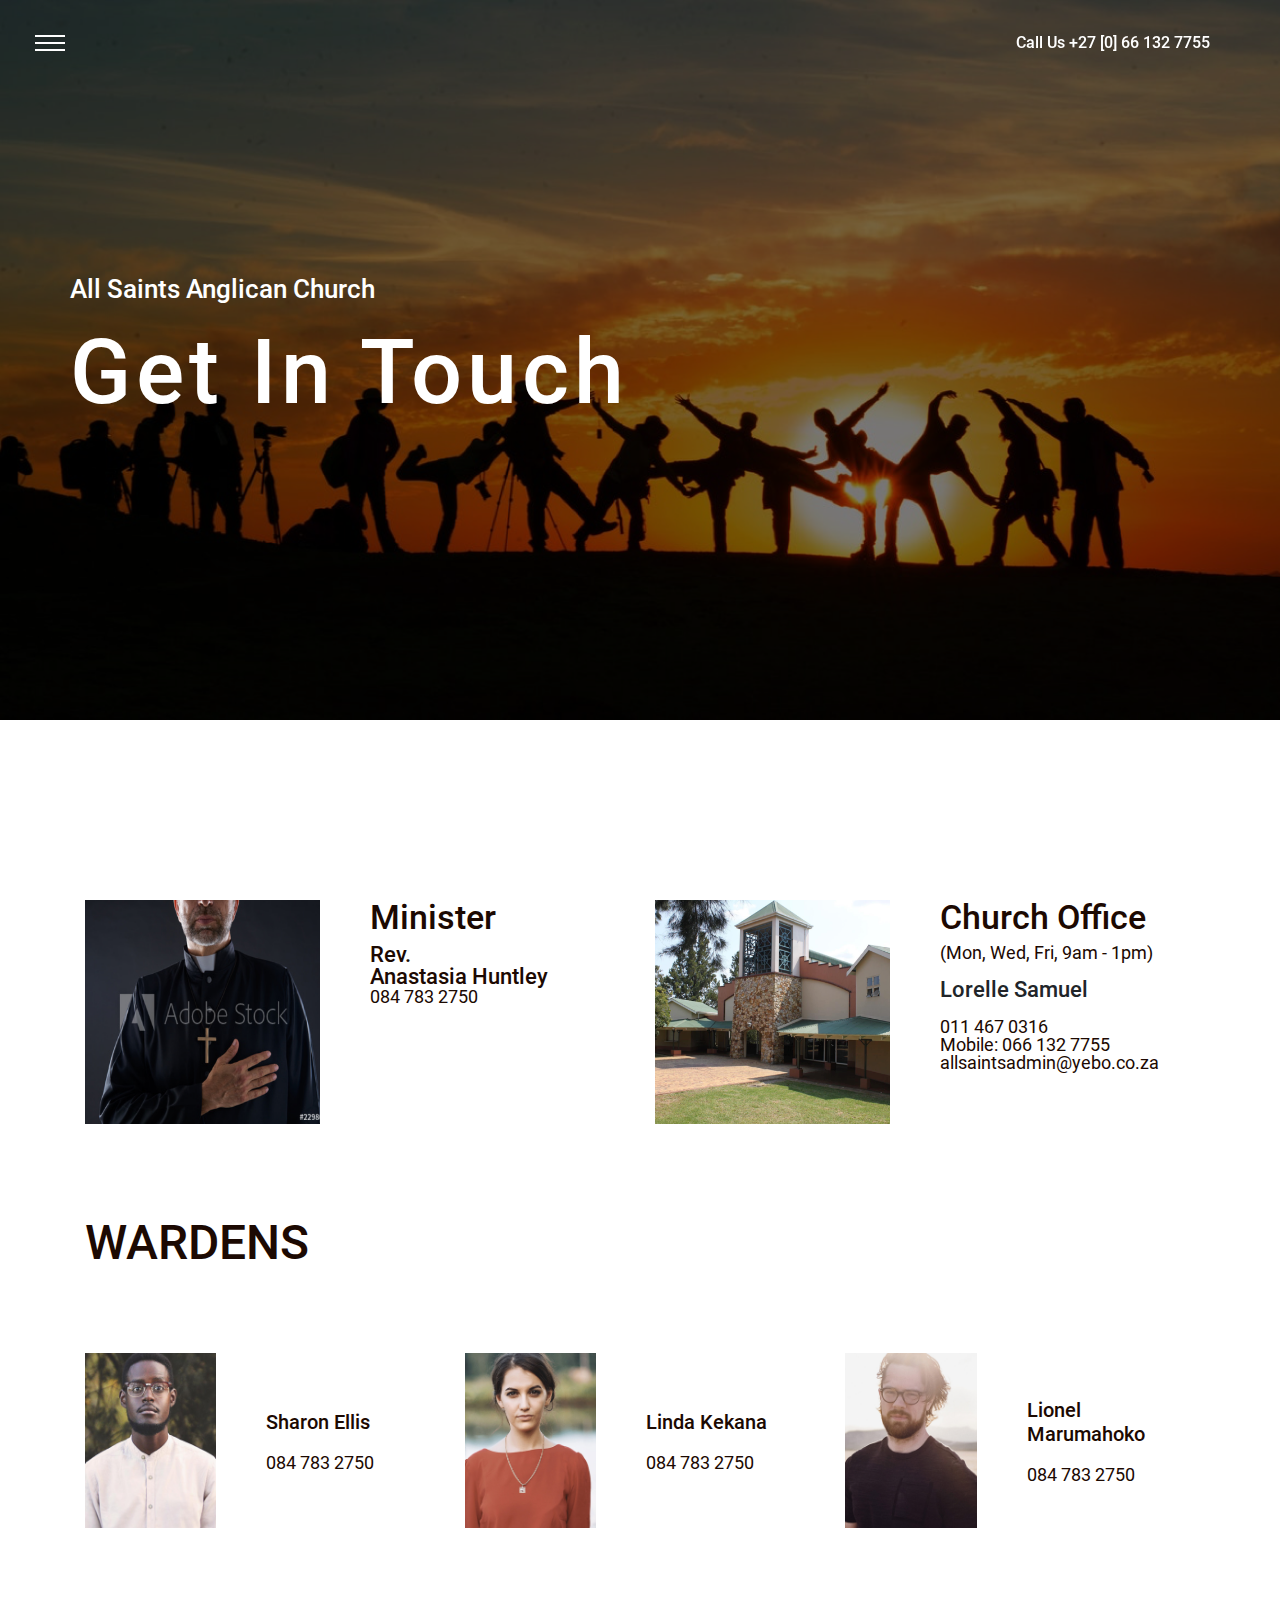
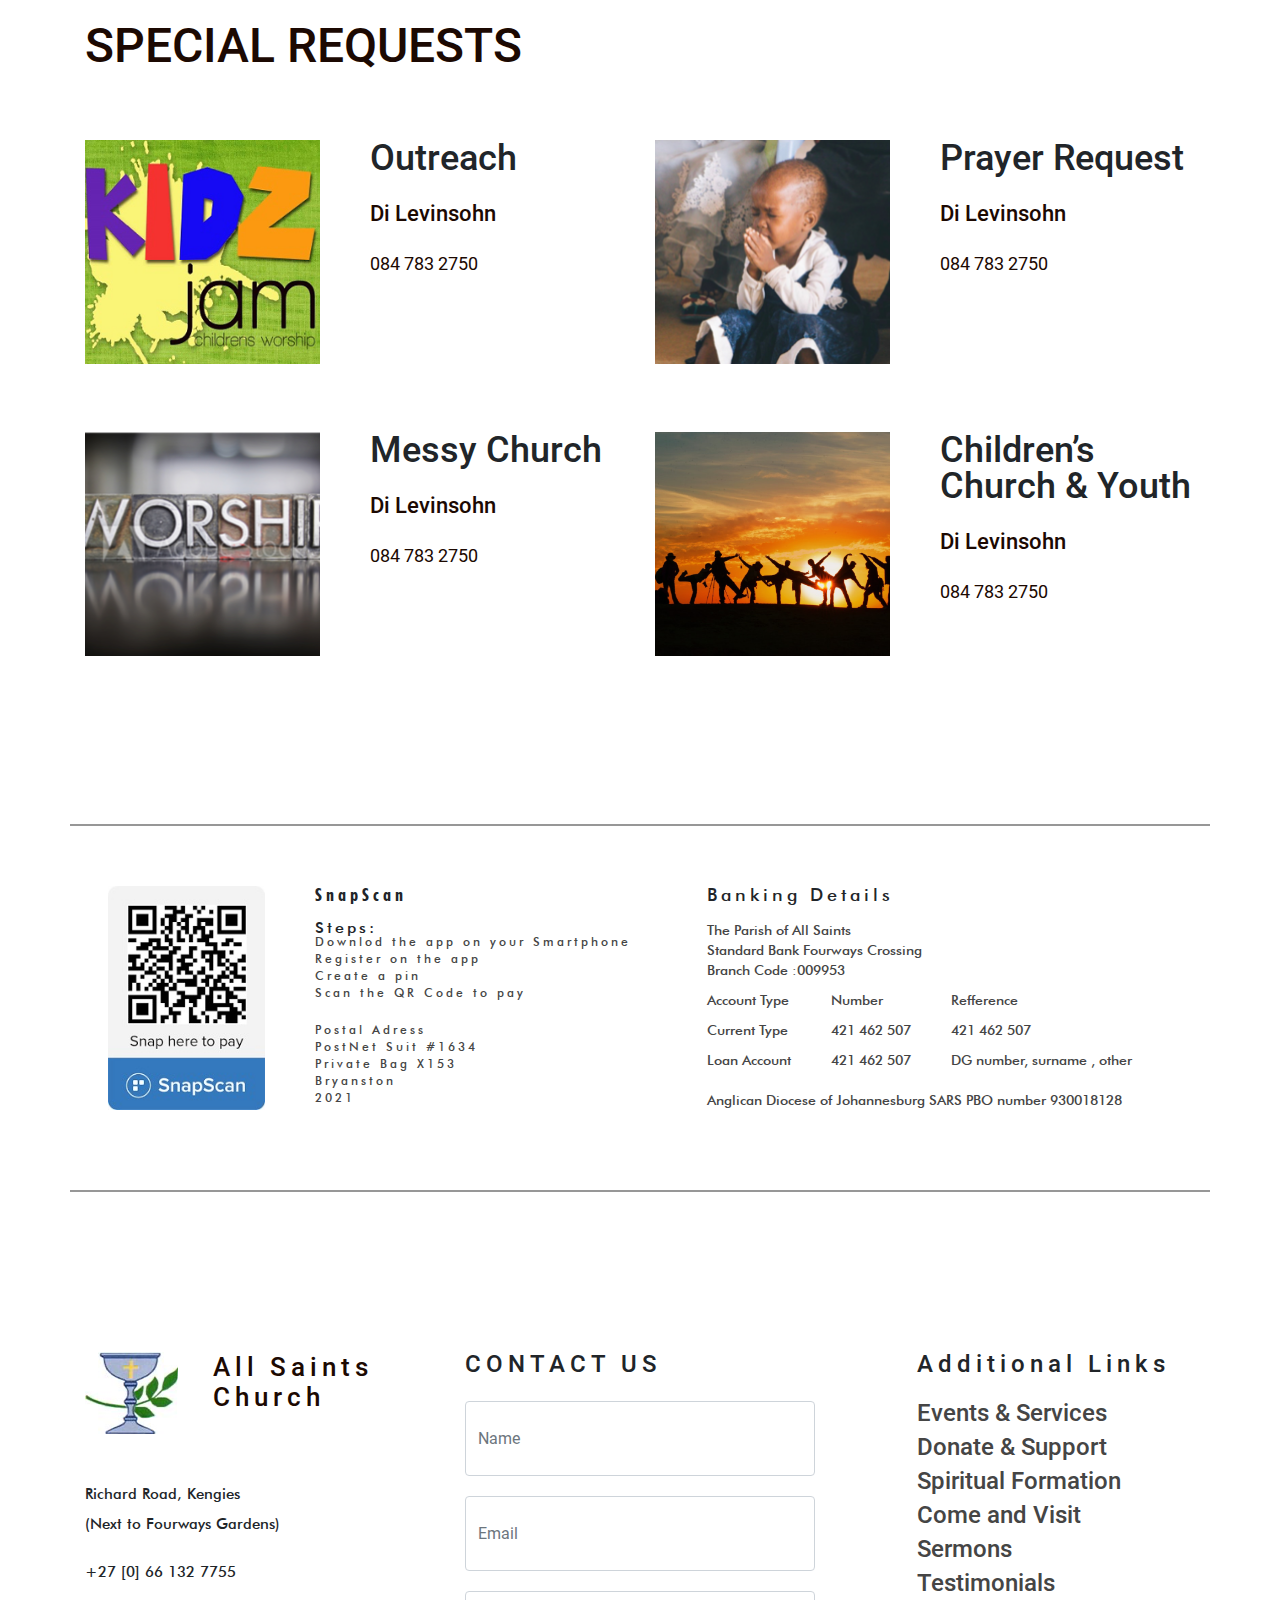
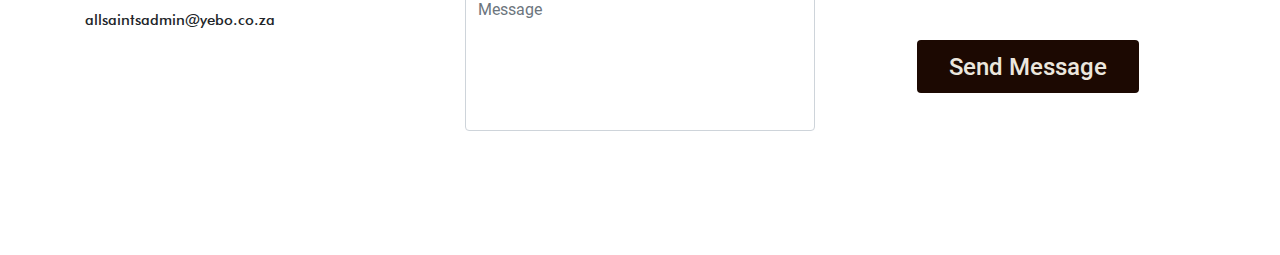
<file: contact.html>
<!DOCTYPE html>
<html lang="en">
<head>
    <meta charset="UTF-8">
    <meta name="viewport" content="width=device-width, initial-scale=1.0">
    <link rel="stylesheet" href="bootstrap.min.css">
    <link rel="stylesheet" href="fontawesome-5.7.2/css/all.min.css">
    <link rel="stylesheet" href="roboto 3/stylesheet.css">
    <link rel="stylesheet" href="Futura face/stylesheet.css">
    <link rel="stylesheet" href="style.css">
    <title>Document</title>
</head>
<body>  
    
<header class="nav">
   
        <div class="harmburger" id="open">
            <span></span>
            <span></span>
            <span></span>
        </div>
        <p>Call Us +27 [0] 66 132 7755</p>
    
</header>

<section class="heroe bill d-flex events-heroe">
    <p>All Saints Anglican Church</p>
    <h1>Get in Touch


    </h1>
    <div class="overlay"></div>
    <ul class="nav">
        <button type="button" class="close" aria-label="Close">
            <span aria-hidden="true">&times;</span>
          </button>
        <li class="nav-items">
            <a href="index.html" class="nav-links">Home</a>
        </li>
        <li class="nav-items">
            <a href="childrens.html" class="nav-links">CHILDREN’S CHURCH
            </a>
        </li>
        <li class="nav-items">
            <a href="messyChurch.html" class="nav-links">MESSY CHURCH
            </a>
        </li>
        <li class="nav-items">
            <a href="events.html" class="nav-links">EVENTS
            </a>
        </li>
        <li class="nav-items">
            <a href="sermons.html" class="nav-links">SERMONS
            </a>
        </li>
        <li class="nav-items">
            <a href="team.html" class="nav-links">TEAM
            </a>
        </li>
        <li class="nav-items">
            <a href="donations.html" class="nav-links">DONATE
            </a>
        </li>
        <li class="nav-items">
            <a href="contact.html" class="nav-links">CONTACT

            </a>
        </li>
    </ul> 
    
</section>

<!-- /staff -members -->

<section class="staff">
    <div class="container">
        <div class="row">
        <div class="col-md-12 col-lg-6">
            <div class="staff-inner">
                <img src="img/priest.png" alt="the reverent preacher" class="object-fit-cover">
                <div class="infor">
                    <h3>Minister</h3>
                    <h6>Rev. <br>
                        Anastasia Huntley
                        </h6>
                        <p>084 783 2750 </p>
                </div>
            </div>
        </div>
        <div class="col-md-12  col-lg-6">
            <div class="staff-inner">
                <img src="img/allSaintsChurchImage.png" alt="the reverent preacher" class="object-fit-cover">


                <div class="infor">
                    <h3>Church Office</h3>
                    <p>(Mon, Wed, Fri, 9am - 1pm)
                    </p>
                    <h5>Lorelle Samuel
                    </h5>
                    <p>011 467 0316
                    </p>
                    <p>Mobile: 066 132 7755
                    </p>
                    <p>allsaintsadmin@yebo.co.za
                    </p>

                    
                </div>
            </div>

        </div>
    </div>
    </div>
</section>
<!-- staff ends.hfhffhfhfhfhfhf -->
<!-- warden -->
<section class="warden">
    <div class="container">
        <h3>WARDENS
        </h3>
        <div class="row">
            <div class="col-md-4 col-lg-4 col-md-6 mb-md-2">
                <div class="contact">
                    <img src="img/h1-team-4.png" alt="">
                    <div class="cont-details">
                        <p>Sharon Ellis
                        </p>
                        <span>084 783 2750
                        </span>
                    </div>
                </div>
            </div>
            <div class="col-md-4 col-lg-4 col-md-6">
                <div class="contact">
                    <img src="img/h1-team-2.png" alt="">
                    <div class="cont-details">
                        <p>Linda Kekana

                        </p>
                        <span>084 783 2750
                        </span>
                    </div>
                </div>
            </div>
            <div class="col-md-4 col-lg-4 col-md-6">
                <div class="contact">
                    <img src="img/team-img-3.png" alt="">
                    <div class="cont-details">
                        <p>Lionel Marumahoko

                        </p>
                        <span>084 783 2750
                        </span>
                    </div>
                </div>
            </div>
            
        </div>
    </div>
</section>
<!-- warden ends -->
<!-- requests -->
<section class="request">
    <div class="container">
        <h3>SPECIAL REQUESTS
        </h3>
        <div class="row">
            <div class="col-md-6 col-lg-6 col-sm-12">
                <div class="request-inner">
                    <div class="img">
                 <img src="img/KidsJam.png" alt="">
                </div>
                 <div class="abt-inner">
                     <h4>Outreach
                    </h4>
                    <p>Di Levinsohn
                    </p>
                    <span>084 783 2750
                    </span>
                 </div>
                </div>
            </div>
            <div class="col-md-6 col-lg-6 col-sm-12">
                <div class="request-inner">
                    <div class="img">
                 <img src="img/babyPraying.png" alt="">
                </div>
                 <div class="abt-inner">
                     <h4>Prayer Request

                    </h4>
                    <p>Di Levinsohn
                    </p>
                    <span>084 783 2750
                    </span>
                 </div>
                </div>
            </div>
            <div class="col-md-6 col-lg-6 col-sm-12">
                <div class="request-inner">
                    <div class="img">
                 <img src="img/worship.png" alt="">
                </div>
                 <div class="abt-inner">
                     <h4>Messy Church

                    </h4>
                    <p>Di Levinsohn
                    </p>
                    <span>084 783 2750
                    </span>
                 </div>
                </div>
            </div>
            <div class="col-md-6  col-lg-6 col-sm-12">
                <div class="request-inner">
                    <div class="img">
                 <img src="img/peopleOutside.png" alt="" >
                </div>
                 <div class="abt-inner">
                     <h4>Children’s <br> Church & Youth

                    </h4>
                    <p>Di Levinsohn
                    </p>
                    <span>084 783 2750
                    </span>
                 </div>
                </div>
            </div>
        </div>
    </div>
</section>
<!-- requests ends -->


<section class="bank-details container">
    <div class="snap">
        <img src="./img/WhatsApp Image 2020-07-05 at 5.26.37 AM (1).jpeg" alt="">
        <div class="snapscan-text">
            <h5>SnapScan</h5>
            <h6>Steps:</h6>
            <a href="#">Downlod the app on your Smartphone</a>
            <a href="#">Register on the app</a>
            <a href="#">Create a pin</a>
            <a href="#">Scan the QR Code to pay</a>



            <div class="adress">
                <a href="#">Postal Adress</a>
                <a href="#">PostNet Suit #1634</a>
                <a href="#">Private Bag X153</a>
                <a href="#">Bryanston</a>
                <a href="#">2021</a>
            </div>
        </div>
    </div>
  
    <div class="banking">
        <h5>Banking Details </h5>
        <p>The Parish of All Saints</p>
        <p>Standard Bank Fourways Crossing</p>
        <p>Branch Code :009953</p>
        <div class="acc-detail d-flex justify-content-around">
            <div class="type">
                <p>Account Type</p>
                <p>Current Type</p>
                <p>Loan Account</p>
            </div>

            <div class="type">
                <p>Number</p>
                <p>421 462 507</p>
                <p>421 462 507</p>
               
            </div>
            <div class="type">
                <p>Refference</p>
                <p>421 462 507</p>
                <p>DG number, surname , other</p>
                
            </div>
        </div>

        <p>Anglican Diocese of Johannesburg SARS PBO number 930018128
        </p>
     
     </div>
    
    
    
 

   

</section>


<footer>
    <div class="container">
        <div class="row">
            <div class="col-lg-4">
                <div class="logo d-flex">
                    <img src="img/logo.png" alt="">
                    <h6>All Saints <br>
                        Church</h6>

                </div>

                <p>Richard Road, Kengies <br>
                    (Next to Fourways Gardens)</p>
                    <p>+27 [0] 66 132 7755</p>
                    <p>allsaintsadmin@yebo.co.za</p>
                    
            </div>
            <div class="col-lg-4" >
                <form action="" class="form-group">
                    <h6>CONTACT US</h6>
                    <input type="text" placeholder="Name" class="form-control">
                    <input type="email" placeholder="Email" class="form-control">
                    <textarea name="info" id="" placeholder="Message" class="form-control"></textarea>

                </form>
            </div>
            <div class="col-lg-4">
                <div class="links">
                    <h6>Additional Links</h6>
                    <a href="#">Events & Services </a>
                    <a href="#">Donate & Support</a>
                    <a href="#">Spiritual Formation </a>
                    <a href="#">Come and Visit </a>
                    <a href="#">Sermons</a>
                    <a href="#">Testimonials</a>


                    <button class="btn">Send Message</button>
                </div>
            </div>
        </div>
    </div>
</footer>



    <script src="js/jquery.min.js"></script>
    <script src="js/bootstrap.min.js"></script>
    <script src="js/main.js"></script>
</body>
</html>
</file>
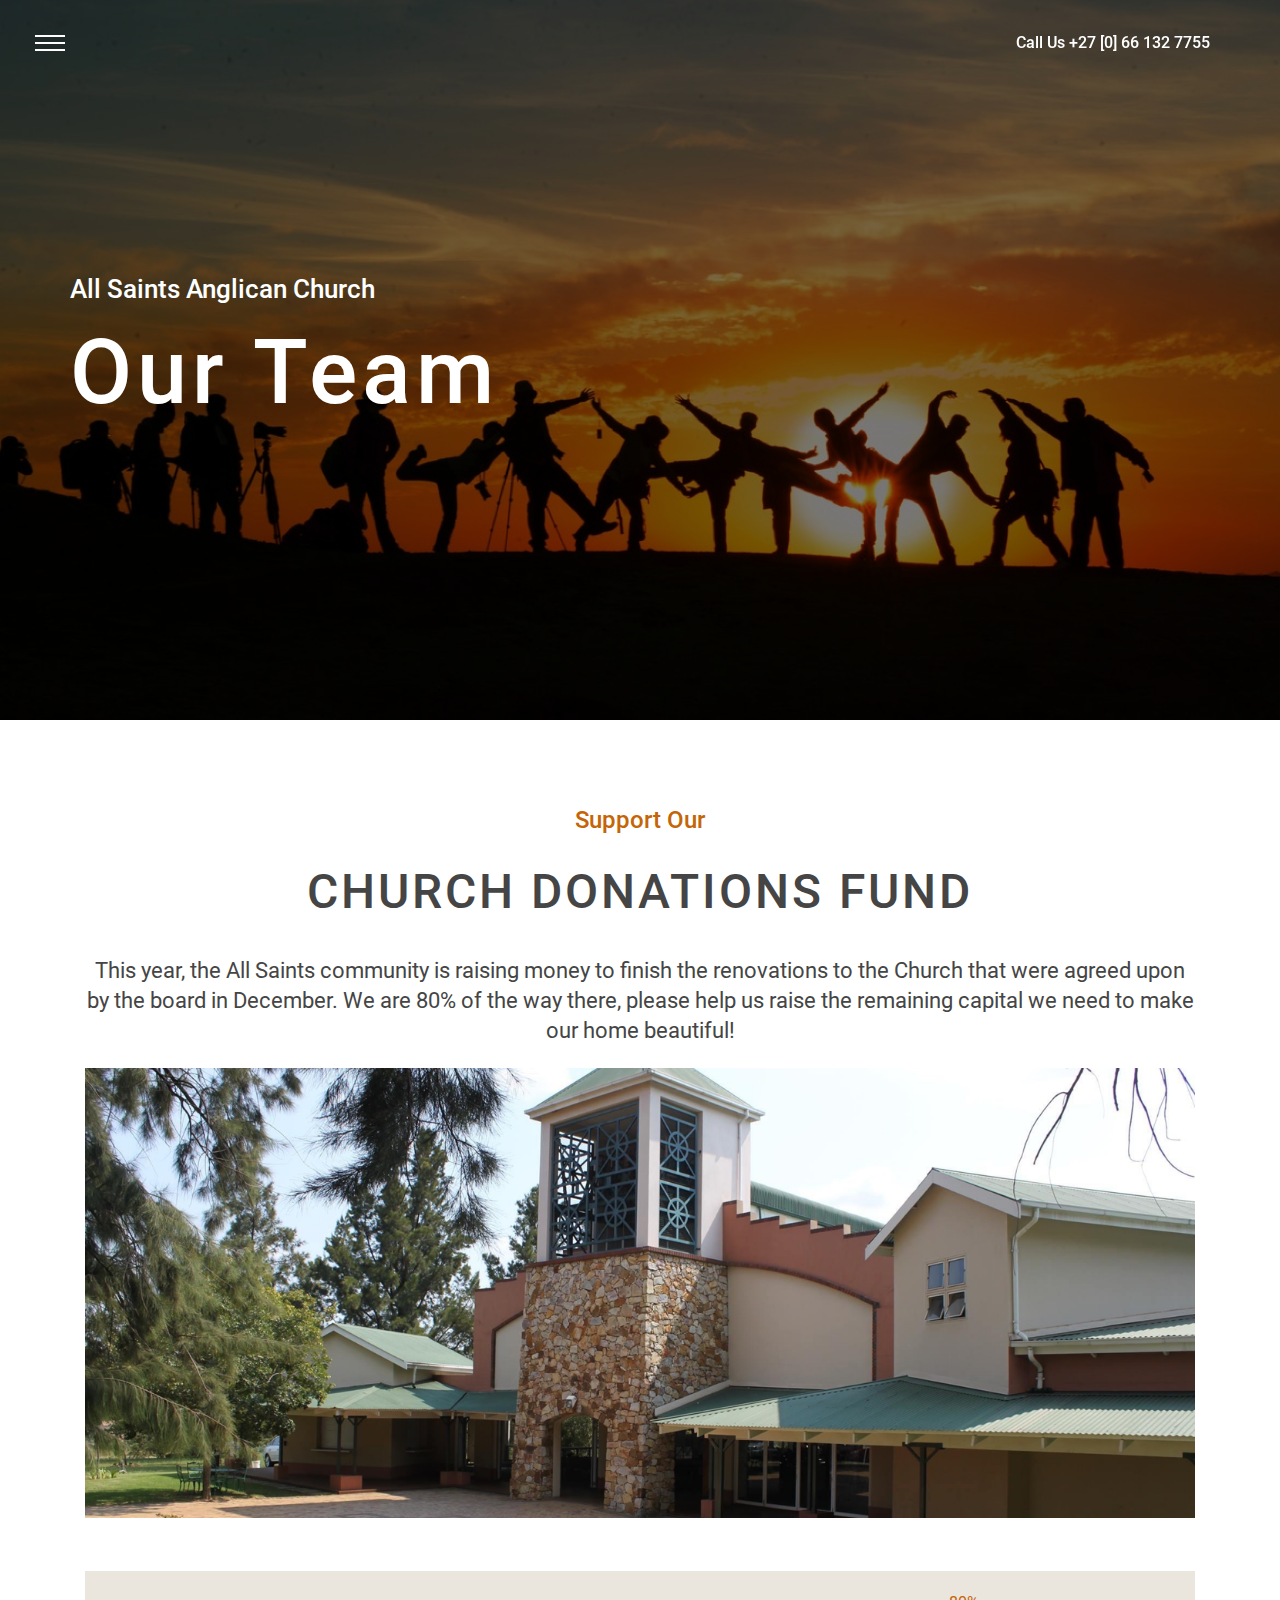
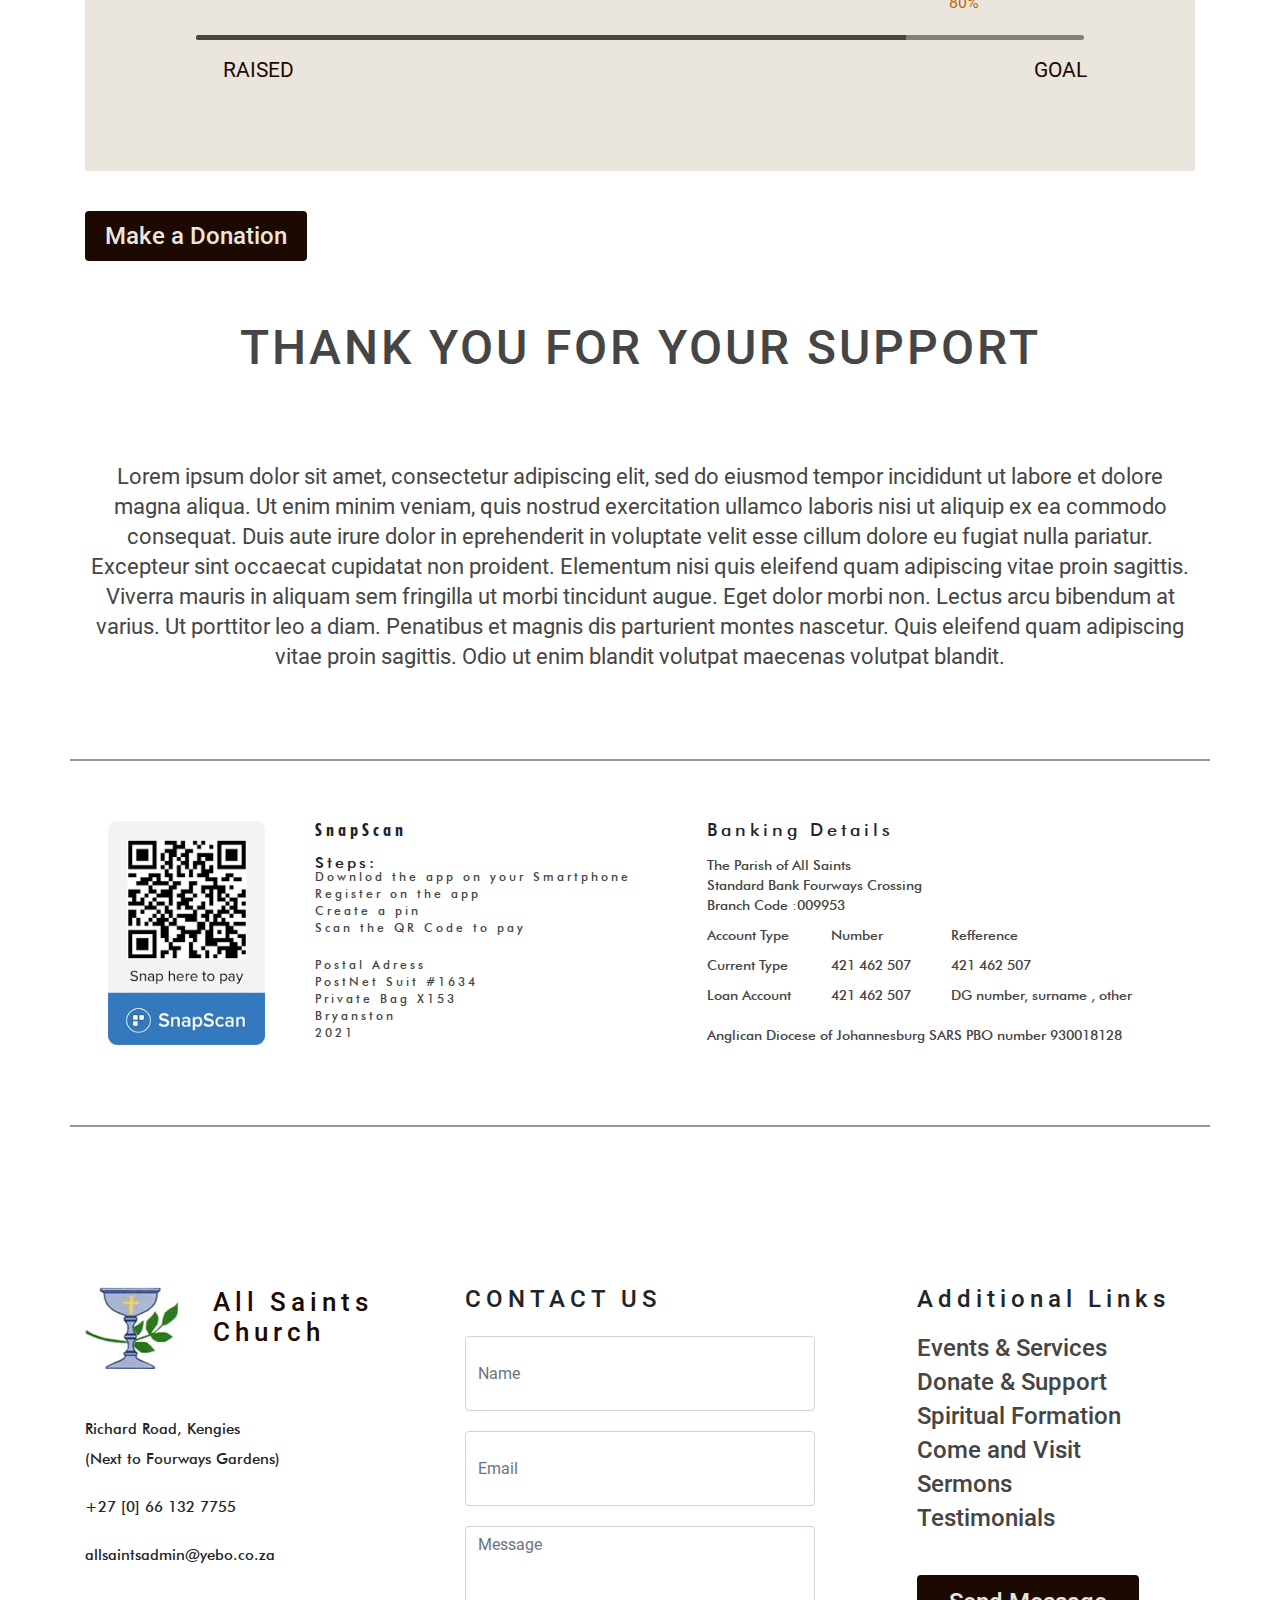
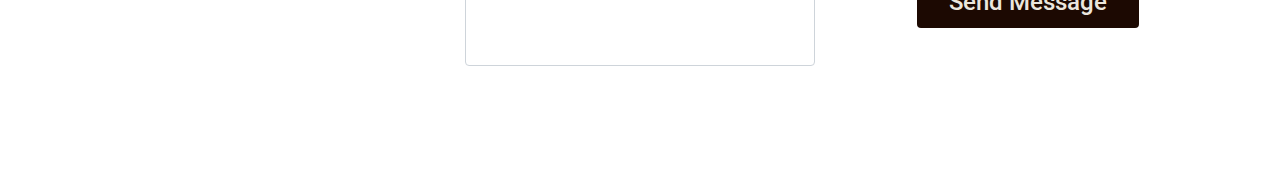
<file: donations.html>
<!DOCTYPE html>
<html lang="en">
<head>
    <meta charset="UTF-8">
    <meta name="viewport" content="width=device-width, initial-scale=1.0">
    <link rel="stylesheet" href="bootstrap.min.css">
    <link rel="stylesheet" href="fontawesome-5.7.2/css/all.min.css">
    <link rel="stylesheet" href="roboto 3/stylesheet.css">
    <link rel="stylesheet" href="Futura face/stylesheet.css">
    <link rel="stylesheet" href="style.css">
    <title>Document</title>
</head>
<body>  
    
<header class="nav">
   
        <div class="harmburger" id="open">
            <span></span>
            <span></span>
            <span></span>
        </div>
        <p>Call Us +27 [0] 66 132 7755</p>
    
</header>

<section class="heroe bill d-flex events-heroe">
    <p>All Saints Anglican Church</p>
    <h1>Our Team

    </h1>
    <div class="overlay"></div>
    <ul class="nav">
        <button type="button" class="close" aria-label="Close">
            <span aria-hidden="true">&times;</span>
          </button>
        <li class="nav-items">
            <a href="index.html" class="nav-links">Home</a>
        </li>
        <li class="nav-items">
            <a href="childrens.html" class="nav-links">CHILDREN’S CHURCH
            </a>
        </li>
        <li class="nav-items">
            <a href="messyChurch.html" class="nav-links">MESSY CHURCH
            </a>
        </li>
        <li class="nav-items">
            <a href="events.html" class="nav-links">EVENTS
            </a>
        </li>
        <li class="nav-items">
            <a href="sermons.html" class="nav-links">SERMONS
            </a>
        </li>
        <li class="nav-items">
            <a href="team.html" class="nav-links">TEAM
            </a>
        </li>
        <li class="nav-items">
            <a href="donations.html" class="nav-links">DONATE
            </a>
        </li>
        <li class="nav-items">
            <a href="contact.html" class="nav-links">CONTACT

            </a>
        </li>
    </ul> 
    
</section>


<!-- donate today -->
<section class="donate-now">
    <div class="container">
        <h6>Support Our
        </h6>
        <h3>CHURCH DONATIONS FUND
        </h3>
        <p>This year, the All Saints community is raising money to finish the renovations to the Church that were agreed upon by the board in December. We are 80% of the way there, please help us raise the remaining capital we need to make our home beautiful!
        </p>


        <div class="support">
            <img src="img/IMG_4608.png" class="w-100" alt="">
            <div class="donated">
                <div class="container d-flex justify-content-center">
                   <a href="#">80%</a>
                <div class="progress">
                    <div class="progress-bar" role="progressbar" aria-valuenow="80" aria-valuemin="0" aria-valuemax="100"></div>
                  </div>
                  <div class="range">
                    <p>RAISED</p>
                    <P>GOAL</P>
                </div>
                </div>
                

        </div>

        <a href="#" class="btn">Make a Donation </a>
    </div>

    <div class="gratitude">
        <h3>THANK YOU FOR YOUR SUPPORT</h3>
        <p>Lorem ipsum dolor sit amet, consectetur adipiscing elit, sed do eiusmod tempor incididunt ut labore et dolore magna aliqua. Ut enim minim veniam, quis nostrud exercitation ullamco laboris nisi ut aliquip ex ea commodo consequat. Duis aute irure dolor in eprehenderit in voluptate velit esse cillum dolore eu fugiat nulla pariatur. Excepteur sint occaecat cupidatat non proident. Elementum nisi quis eleifend quam adipiscing vitae proin sagittis. Viverra mauris in aliquam sem fringilla ut morbi tincidunt augue. Eget dolor morbi non. Lectus arcu bibendum at varius. Ut porttitor leo a diam. Penatibus et magnis dis parturient montes nascetur. Quis eleifend quam adipiscing vitae proin sagittis. Odio ut enim blandit volutpat maecenas volutpat blandit.
        </p>
    </div>
</section>


<!-- donate today -->



<section class="bank-details container">
    <div class="snap">
        <img src="./img/WhatsApp Image 2020-07-05 at 5.26.37 AM (1).jpeg" alt="">
        <div class="snapscan-text">
            <h5>SnapScan</h5>
            <h6>Steps:</h6>
            <a href="#">Downlod the app on your Smartphone</a>
            <a href="#">Register on the app</a>
            <a href="#">Create a pin</a>
            <a href="#">Scan the QR Code to pay</a>



            <div class="adress">
                <a href="#">Postal Adress</a>
                <a href="#">PostNet Suit #1634</a>
                <a href="#">Private Bag X153</a>
                <a href="#">Bryanston</a>
                <a href="#">2021</a>
            </div>
        </div>
    </div>
  
    <div class="banking">
        <h5>Banking Details </h5>
        <p>The Parish of All Saints</p>
        <p>Standard Bank Fourways Crossing</p>
        <p>Branch Code :009953</p>
        <div class="acc-detail d-flex justify-content-around">
            <div class="type">
                <p>Account Type</p>
                <p>Current Type</p>
                <p>Loan Account</p>
            </div>

            <div class="type">
                <p>Number</p>
                <p>421 462 507</p>
                <p>421 462 507</p>
               
            </div>
            <div class="type">
                <p>Refference</p>
                <p>421 462 507</p>
                <p>DG number, surname , other</p>
                
            </div>
        </div>

        <p>Anglican Diocese of Johannesburg SARS PBO number 930018128
        </p>
     
     </div>
    
    
    
 

   

</section>


<footer>
    <div class="container">
        <div class="row">
            <div class="col-lg-4">
                <div class="logo d-flex">
                    <img src="img/logo.png" alt="">
                    <h6>All Saints <br>
                        Church</h6>

                </div>

                <p>Richard Road, Kengies <br>
                    (Next to Fourways Gardens)</p>
                    <p>+27 [0] 66 132 7755</p>
                    <p>allsaintsadmin@yebo.co.za</p>
                    
            </div>
            <div class="col-lg-4" >
                <form action="" class="form-group">
                    <h6>CONTACT US</h6>
                    <input type="text" placeholder="Name" class="form-control">
                    <input type="email" placeholder="Email" class="form-control">
                    <textarea name="info" id="" placeholder="Message" class="form-control"></textarea>

                </form>
            </div>
            <div class="col-lg-4">
                <div class="links">
                    <h6>Additional Links</h6>
                    <a href="#">Events & Services </a>
                    <a href="#">Donate & Support</a>
                    <a href="#">Spiritual Formation </a>
                    <a href="#">Come and Visit </a>
                    <a href="#">Sermons</a>
                    <a href="#">Testimonials</a>


                    <button class="btn">Send Message</button>
                </div>
            </div>
        </div>
    </div>
</footer>



    <script src="js/jquery.min.js"></script>
    <script src="js/bootstrap.min.js"></script>
    <script src="js/main.js"></script>
</body>
</html>
</file>
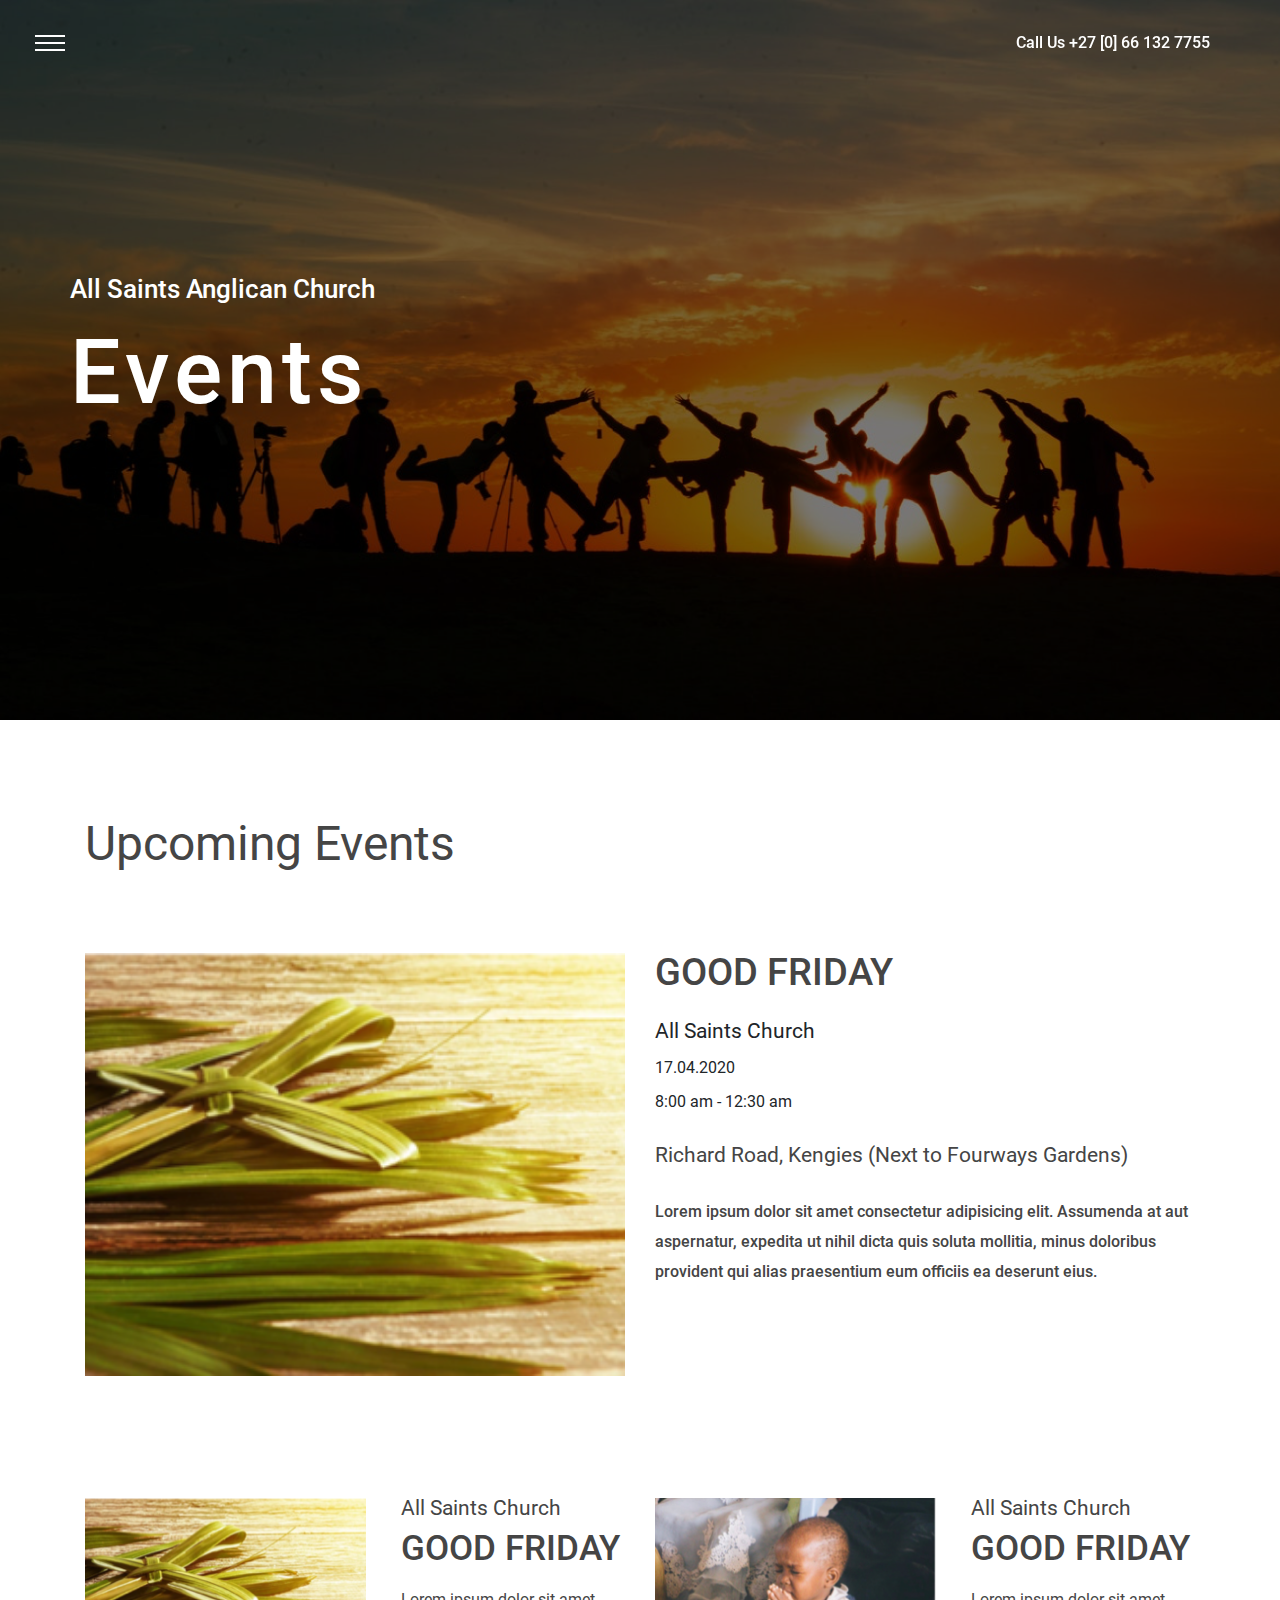
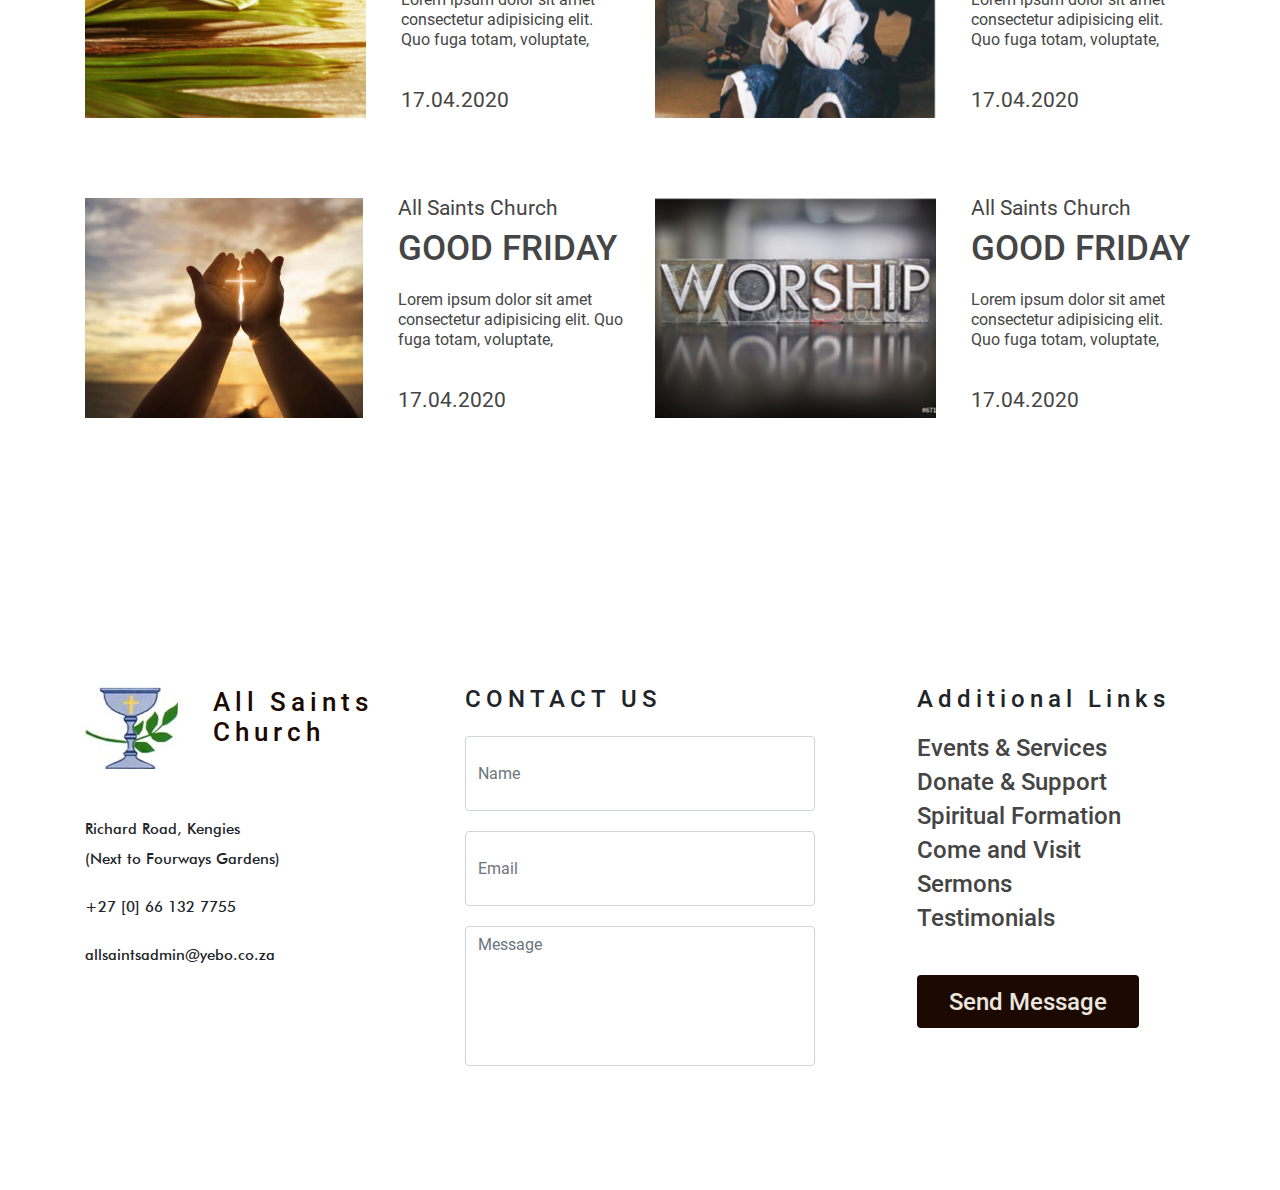
<file: events.html>
<!DOCTYPE html>
<html lang="en">
<head>
    <meta charset="UTF-8">
    <meta name="viewport" content="width=device-width, initial-scale=1.0">
    <link rel="stylesheet" href="bootstrap.min.css">
    <link rel="stylesheet" href="fontawesome-5.7.2/css/all.min.css">
    <link rel="stylesheet" href="roboto 3/stylesheet.css">
    <link rel="stylesheet" href="Futura face/stylesheet.css">
    <link rel="stylesheet" href="style.css">
    <title>Document</title>
</head>
<body>  
    
<header class="nav">
   
        <div class="harmburger" id="open">
            <span></span>
            <span></span>
            <span></span>
        </div>
        <p>Call Us +27 [0] 66 132 7755</p>
    
</header>

<section class="heroe bill d-flex events-heroe">
    <p>All Saints Anglican Church</p>
    <h1>Events
    </h1>
    <div class="overlay"></div>
    <ul class="nav">
        <button type="button" class="close" aria-label="Close">
            <span aria-hidden="true">&times;</span>
          </button>
        <li class="nav-items">
            <a href="index.html" class="nav-links">Home</a>
        </li>
        <li class="nav-items">
            <a href="childrens.html" class="nav-links">CHILDREN’S CHURCH
            </a>
        </li>
        <li class="nav-items">
            <a href="messyChurch.html" class="nav-links">MESSY CHURCH
            </a>
        </li>
        <li class="nav-items">
            <a href="events.html" class="nav-links">EVENTS
            </a>
        </li>
        <li class="nav-items">
            <a href="sermons.html" class="nav-links">SERMONS
            </a>
        </li>
        <li class="nav-items">
            <a href="team.html" class="nav-links">TEAM
            </a>
        </li>
        <li class="nav-items">
            <a href="donations.html" class="nav-links">DONATE
            </a>
        </li>
        <li class="nav-items">
            <a href="contact.html" class="nav-links">CONTACT

            </a>
        </li>
    </ul>  
    
</section>





<section class="events-items">
    <div class="container">
        <h3>Upcoming Events</h3>

        <div class="row">
            <div class="col-lg-12">
                <div class="row">
                <div class="col-md-6">
                    <div class="good-caption">
                        <img src="img/goodFridayImage.png" class="" alt="">

                    </div>
                </div>
                    <div class="col-md-6">
                    <div class="good-friday-text">
                      <h3>GOOD FRIDAY </h3>
                      <h5>All Saints Church</h5>
                      <span class="date">17.04.2020</span>
                      <span class="date">8:00 am - 12:30 am </span>
                      <p class="adress">Richard Road, Kengies
                        (Next to Fourways Gardens)
                        </p>
                        <p>Lorem ipsum dolor sit amet consectetur adipisicing elit. Assumenda at aut aspernatur, expedita ut nihil dicta quis soluta mollitia, minus doloribus provident qui alias praesentium eum officiis ea deserunt eius.
                        </p>
                    </div>
                </div>
                
                
            
            </div>
        </div>
        <div class="col-lg-6">
            <div class="caption">
                <img src="img/goodFridayImage.png" alt="">
                <div class="text-inner">
                    <h6>All Saints Church</h6>
                    <h3>GOOD FRIDAY
                    </h3>
                    <p>Lorem ipsum dolor sit amet consectetur adipisicing elit. Quo fuga totam, voluptate,
                    </p>
                    <span class="date">17.04.2020
                    </span>

                </div>
            </div>
        </div>
        <div class="col-lg-6">
            <div class="caption">
                <img src="img/babyPraying.png" alt="">
                <div class="text-inner">
                    <h6>All Saints Church</h6>
                    <h3>GOOD FRIDAY
                    </h3>
                    <p>Lorem ipsum dolor sit amet consectetur adipisicing elit. Quo fuga totam, voluptate,
                    </p>
                    <span class="date">17.04.2020
                    </span>

                </div>
            </div>
        </div>
        <div class="col-lg-6">
            <div class="caption">
                <img src="img/handsImage.png" alt="">
                <div class="text-inner">
                    <h6>All Saints Church</h6>
                    <h3>GOOD FRIDAY
                    </h3>
                    <p>Lorem ipsum dolor sit amet consectetur adipisicing elit. Quo fuga totam, voluptate,
                    </p>
                    <span class="date">17.04.2020
                    </span>

                </div>
            </div>
        </div>
        <div class="col-lg-6">
            <div class="caption">
                <img src="img/worship.png" alt="">
                <div class="text-inner">
                    <h6>All Saints Church</h6>
                    <h3>GOOD FRIDAY
                    </h3>
                    <p>Lorem ipsum dolor sit amet consectetur adipisicing elit. Quo fuga totam, voluptate,
                    </p>
                    <span class="date">17.04.2020
                    </span>

                </div>
            </div>
        </div>
    </div>
</section>
















<footer>
    <div class="container">
        <div class="row">
            <div class="col-lg-4">
                <div class="logo d-flex">
                    <img src="img/logo.png" alt="">
                    <h6>All Saints <br>
                        Church</h6>

                </div>

                <p>Richard Road, Kengies <br>
                    (Next to Fourways Gardens)</p>
                    <p>+27 [0] 66 132 7755</p>
                    <p>allsaintsadmin@yebo.co.za</p>
                    
            </div>
            <div class="col-lg-4" >
                <form action="" class="form-group">
                    <h6>CONTACT US</h6>
                    <input type="text" placeholder="Name" class="form-control">
                    <input type="email" placeholder="Email" class="form-control">
                    <textarea name="info" id="" placeholder="Message" class="form-control"></textarea>

                </form>
            </div>
            <div class="col-lg-4">
                <div class="links">
                    <h6>Additional Links</h6>
                    <a href="#">Events & Services </a>
                    <a href="#">Donate & Support</a>
                    <a href="#">Spiritual Formation </a>
                    <a href="#">Come and Visit </a>
                    <a href="#">Sermons</a>
                    <a href="#">Testimonials</a>


                    <button class="btn">Send Message</button>
                </div>
            </div>
        </div>
    </div>
</footer>



    <script src="js/jquery.min.js"></script>
    <script src="js/bootstrap.min.js"></script>
    <script src="js/main.js"></script>
</body>
</html>
</file>
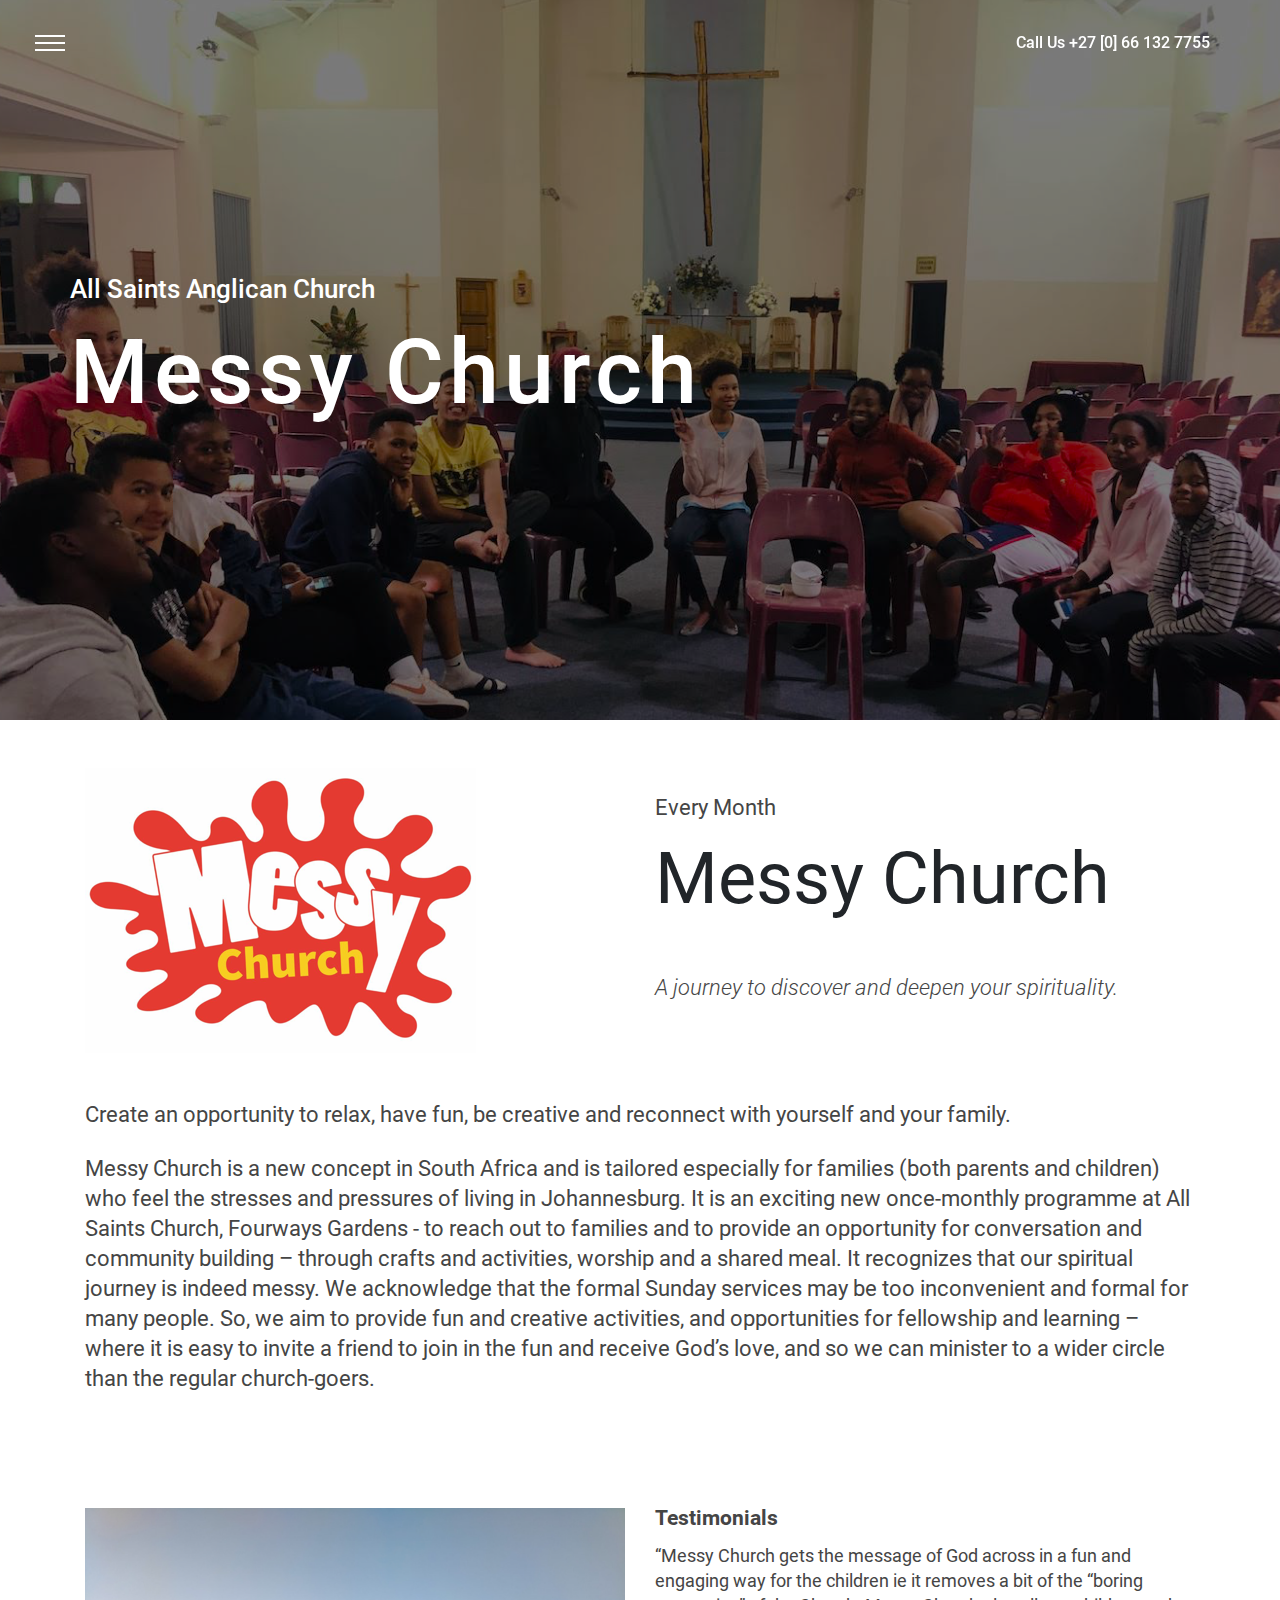
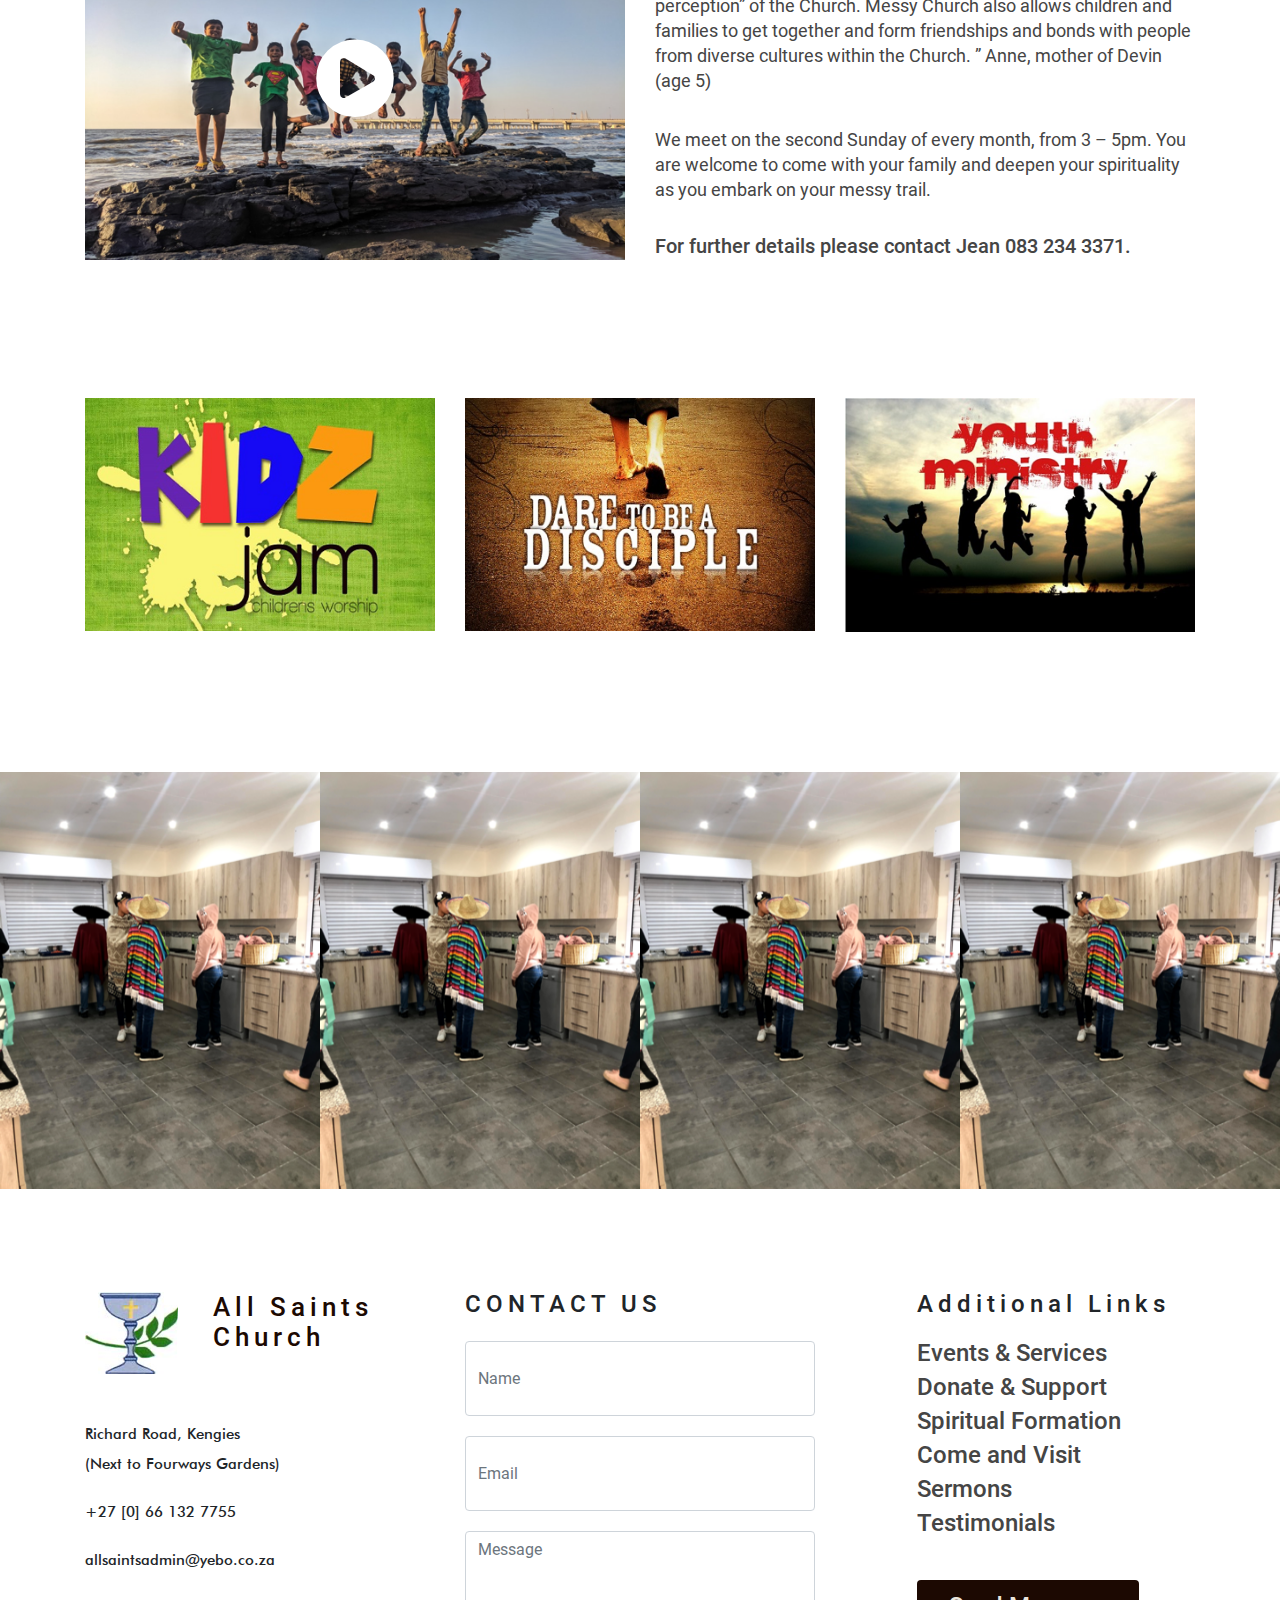
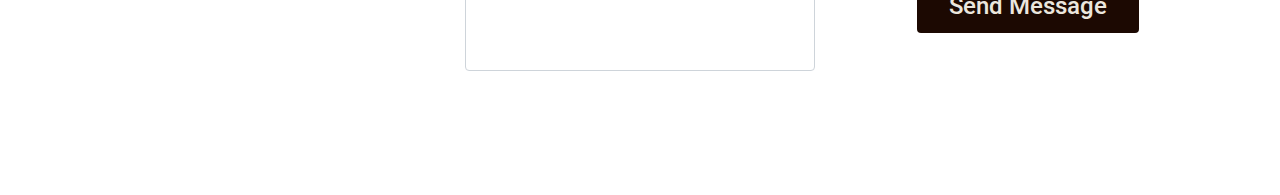
<file: messyChurch.html>
<!DOCTYPE html>
<html lang="en">
<head>
    <meta charset="UTF-8">
    <meta name="viewport" content="width=device-width, initial-scale=1.0">
    <link rel="stylesheet" href="bootstrap.min.css">
    <link rel="stylesheet" href="fontawesome-5.7.2/css/all.min.css">
    <link rel="stylesheet" href="roboto 3/stylesheet.css">
    <link rel="stylesheet" href="Futura face/stylesheet.css">
    <link rel="stylesheet" href="style.css">
    <title>Document</title>
</head>
<body>  
    
<header class="nav">
   
        <div class="harmburger" id="open">
            <span></span>
            <span></span>
            <span></span>
        </div>
        <p>Call Us +27 [0] 66 132 7755</p>
    
</header>

<section class="heroe bill d-flex ">
    <p>All Saints Anglican Church</p>
    <h1>Messy Church
    </h1>
    <div class="overlay"></div>
    <ul class="nav">
        <button type="button" class="close" aria-label="Close">
            <span aria-hidden="true">&times;</span>
          </button>
        <li class="nav-items">
            <a href="index.html" class="nav-links">Home</a>
        </li>
        <li class="nav-items">
            <a href="childrens.html" class="nav-links">CHILDREN’S CHURCH
            </a>
        </li>
        <li class="nav-items">
            <a href="messyChurch.html" class="nav-links">MESSY CHURCH
            </a>
        </li>
        <li class="nav-items">
            <a href="events.html" class="nav-links">EVENTS
            </a>
        </li>
        <li class="nav-items">
            <a href="sermons.html" class="nav-links">SERMONS
            </a>
        </li>
        <li class="nav-items">
            <a href="team.html" class="nav-links">TEAM
            </a>
        </li>
        <li class="nav-items">
            <a href="donations.html" class="nav-links">DONATE
            </a>
        </li>
        <li class="nav-items">
            <a href="contact.html" class="nav-links">CONTACT

            </a>
        </li>
    </ul> 
    
</section>

<!-- about Messy Church -->
<section class="about-messy">
    <div class="container">
        <div class="row align-items-center">
        <div class="col-lg-6 ">
            <div class="logo">
                <img src="img/messyChurchLogo.png" alt="">
            </div>
        </div>
        <div class="col-lg-6">
            <div class="messy-text">
                <span>Every Month
                </span>
                <h3>Messy Church
                </h3>
                <p>A journey to discover and deepen your spirituality.
                </p>
            </div>
        </div>
        <div class="col-lg-12">
            <p>Create an opportunity to relax, have fun, be creative and reconnect with yourself and your family.
            </p>
            <p>Messy Church is a new concept in South Africa and is tailored especially for families (both parents and children) who feel the stresses and pressures of living in Johannesburg. It is an exciting new once-monthly programme at All Saints Church, Fourways Gardens - to reach out to families and to provide an opportunity for conversation and community building – through crafts and activities, worship and a shared meal. It recognizes that our spiritual journey is indeed messy. We acknowledge that the formal Sunday services may be too inconvenient and formal for many people. So, we aim to provide fun and creative activities, and opportunities for fellowship and learning – where it is easy to invite a friend to join in the fun and receive God’s love, and so we can minister to a wider circle than the regular church-goers.</p>
        </div>
    </div>


    </div>
</section>
<!-- ends -->
<!-- abt- children church -->

<section class="about-children">
    <div class="container">
        <div class="row align-items-center-md">
            <div class="col-lg-6 col-md-6 col-sm-6 mb-5">
                <div class="kids-video">
                <img src="img/videoImage.png" alt="">
                <p class="play fa fa-play-circle">
                   
                </p>
            </div>
            </div>
            <div class="col-lg-6 col-md-6 col-sm-6">
                <h2>Testimonials  </h2>

                <p class="mb-4">“Messy Church gets the message of God across in a fun and engaging way for the children ie it removes a bit of the “boring perception” of the Church. Messy Church also allows children and families to get together and form friendships and bonds with people from diverse cultures within the Church. ” Anne, mother of Devin (age 5)
                </p>
               <p class="mb-4">We meet on the second Sunday of every month,
                from 3 – 5pm. You are welcome to come with your family and deepen your spirituality as you embark on your messy trail.</p>

                <h6>For further details please contact Jean 083 234 3371. </h6>
            </div>

            <div class="col-lg-4 col-md-6 ">
                <img class="img-fluid" src="img/KidsJam.png" alt="">
            </div>
            <div class="col-lg-4 col-md-6">
                <img class="img-fluid" src="img/disciples.png" alt="">
            </div>
            <div class="col-lg-4 col-md-6">
                <img class="img-fluid" src="img/youth_ministry.png" alt="">
            </div>
        </div>
    </div>
</section>




<section class="gallery">
    <div class="row no-gutters">
        <div class="col-lg-3 col-md-6 col-sm-6 p-0">
            <img src="img/Rectangle.png" alt="">
        </div>
        <div class="col-lg-3 col-md-6 col-sm-6 p-0">
            <img src="img/Rectangle.png" alt="">
        </div>
        <div class="col-lg-3 col-md-6 col-sm-6 p-0">
            <img src="img/Rectangle.png" alt="">
        </div>
        <div class="col-lg-3 col-md-6 col-sm-6 p-0">
            <img src="img/Rectangle.png" alt="">
        </div>
    </div>
</section>




















<footer>
    <div class="container">
        <div class="row">
            <div class="col-lg-4">
                <div class="logo d-flex">
                    <img src="img/logo.png" alt="">
                    <h6>All Saints <br>
                        Church</h6>

                </div>

                <p>Richard Road, Kengies <br>
                    (Next to Fourways Gardens)</p>
                    <p>+27 [0] 66 132 7755</p>
                    <p>allsaintsadmin@yebo.co.za</p>
                    
            </div>
            <div class="col-lg-4" >
                <form action="" class="form-group">
                    <h6>CONTACT US</h6>
                    <input type="text" placeholder="Name" class="form-control">
                    <input type="email" placeholder="Email" class="form-control">
                    <textarea name="info" id="" placeholder="Message" class="form-control"></textarea>

                </form>
            </div>
            <div class="col-lg-4">
                <div class="links">
                    <h6>Additional Links</h6>
                    <a href="#">Events & Services </a>
                    <a href="#">Donate & Support</a>
                    <a href="#">Spiritual Formation </a>
                    <a href="#">Come and Visit </a>
                    <a href="#">Sermons</a>
                    <a href="#">Testimonials</a>


                    <button class="btn">Send Message</button>
                </div>
            </div>
        </div>
    </div>
</footer>



    <script src="js/jquery.min.js"></script>
    <script src="js/bootstrap.min.js"></script>
    <script src="js/main.js"></script>
</body>
</html>
</file>
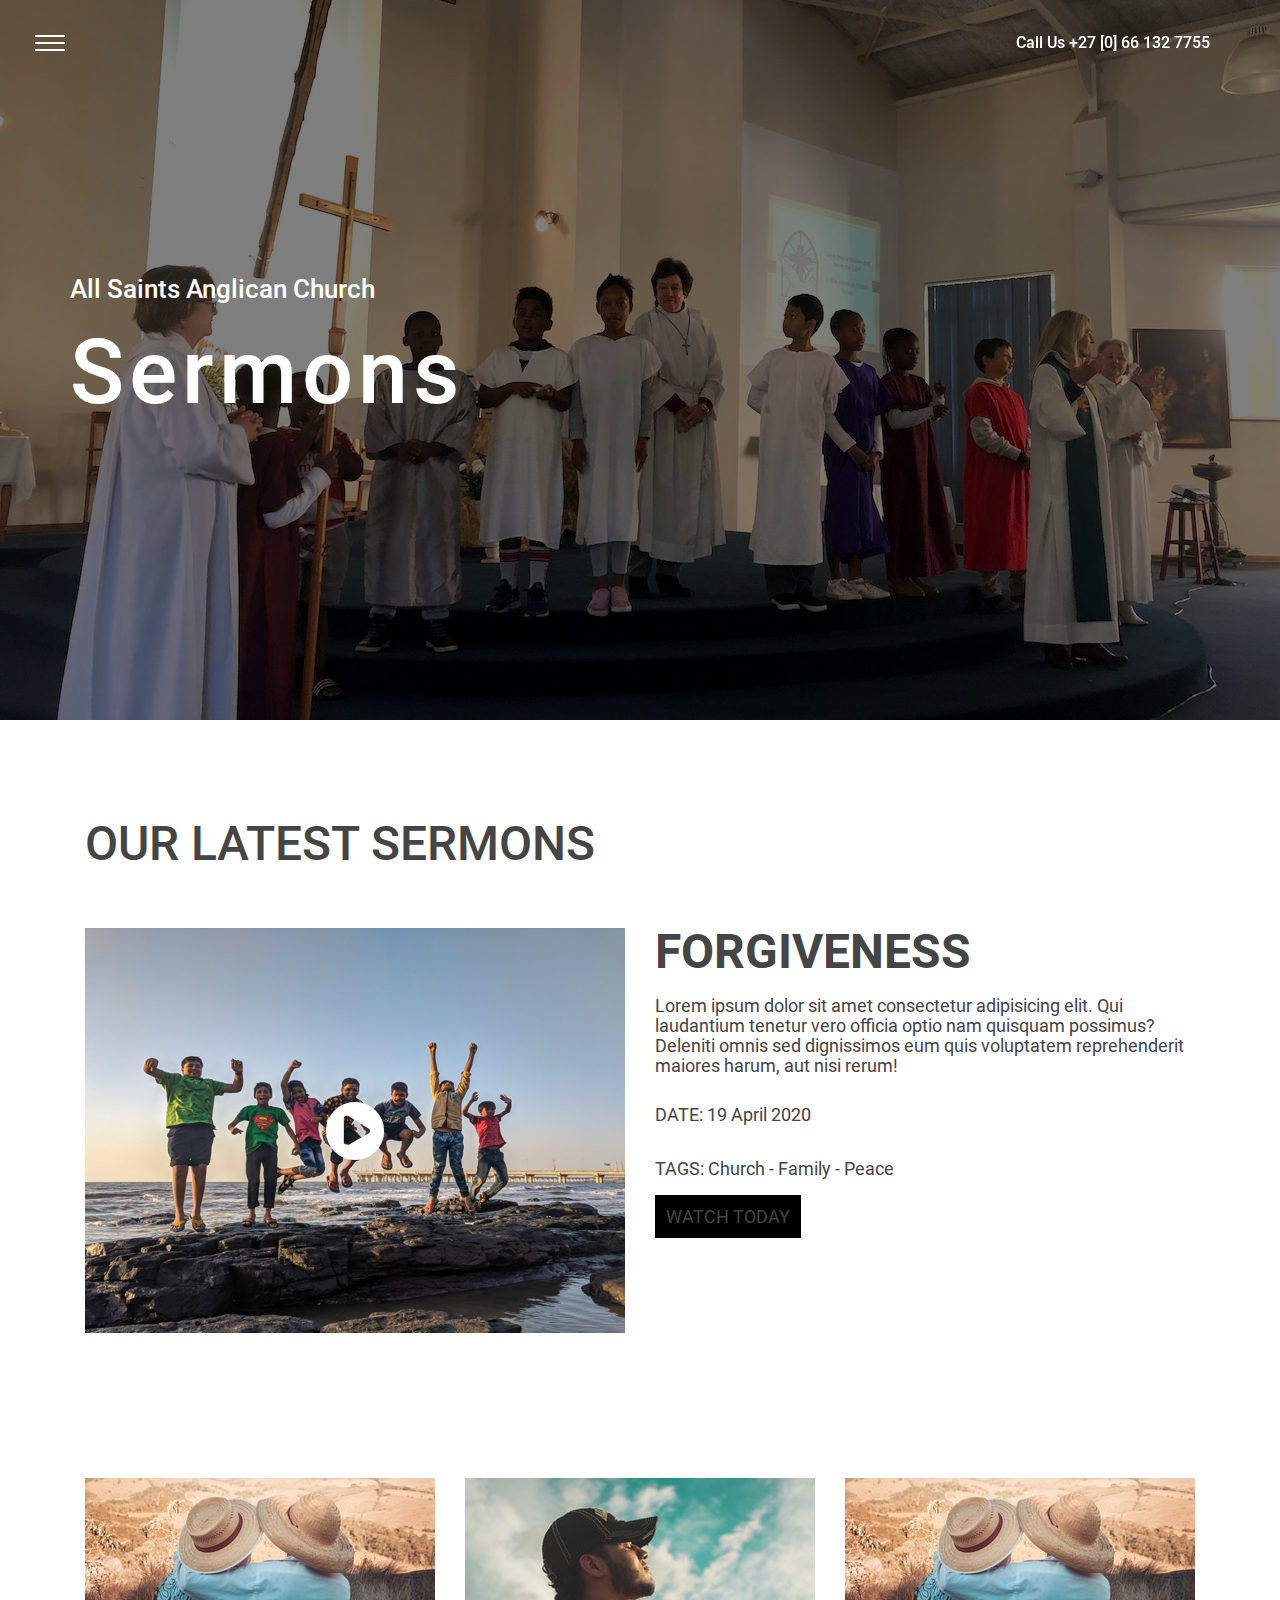
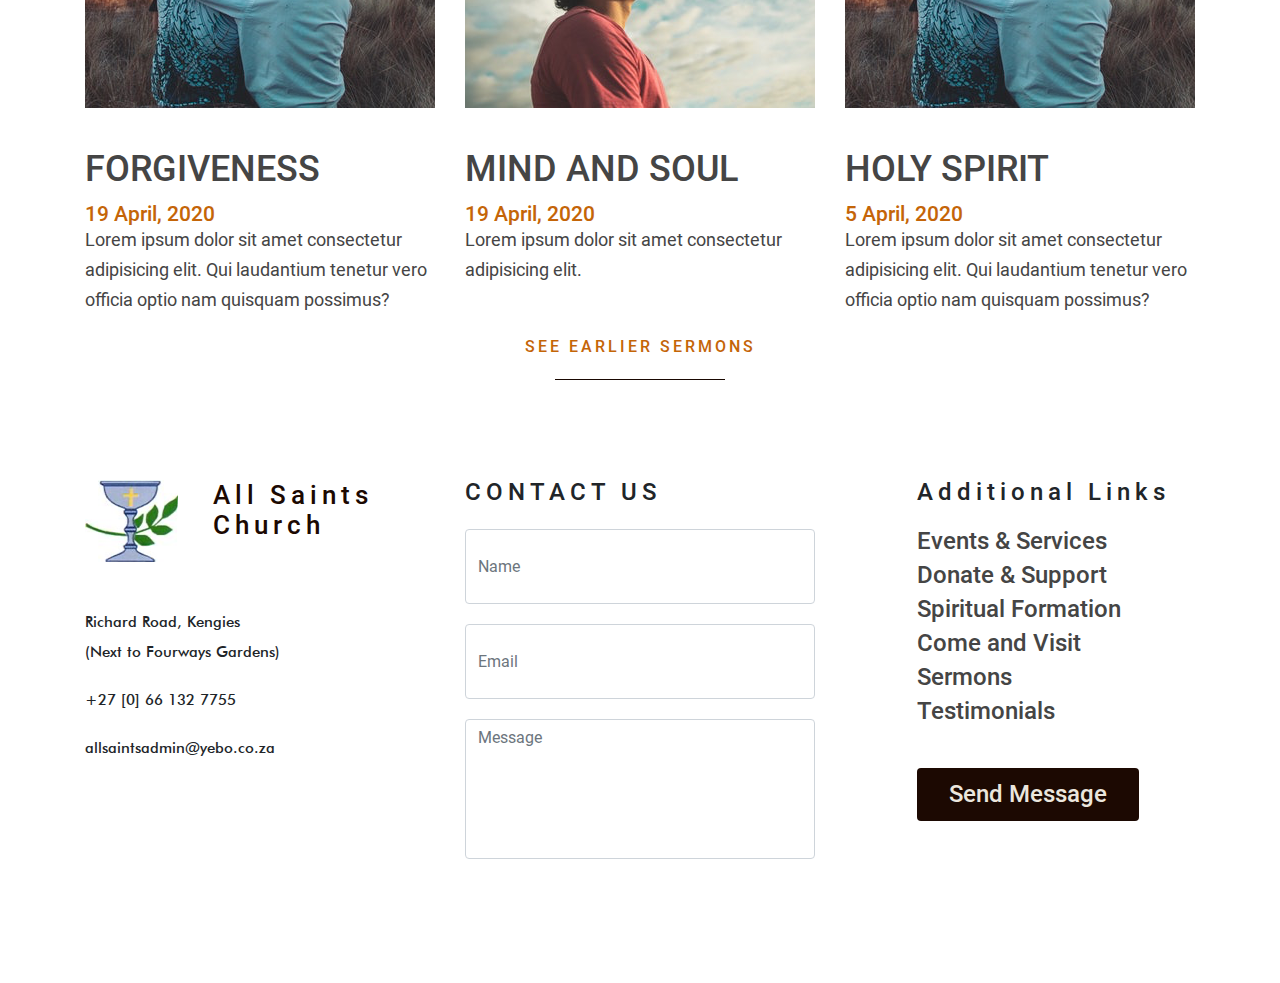
<file: sermons.html>
<!DOCTYPE html>
<html lang="en">
<head>
    <meta charset="UTF-8">
    <meta name="viewport" content="width=device-width, initial-scale=1.0">
    <link rel="stylesheet" href="bootstrap.min.css">
    <link rel="stylesheet" href="fontawesome-5.7.2/css/all.min.css">
    <link rel="stylesheet" href="roboto 3/stylesheet.css">
    <link rel="stylesheet" href="Futura face/stylesheet.css">
    <link rel="stylesheet" href="style.css">
    <title>Document</title>
</head>
<body>  
    
<header class="nav">
   
        <div class="harmburger" id="open">
            <span></span>
            <span></span>
            <span></span>
        </div>
        <p>Call Us +27 [0] 66 132 7755</p>
    
</header>

<section class="heroe bill d-flex  sermon-heroe">
    <p>All Saints Anglican Church</p>
    <h1>Sermons

    </h1>
    <div class="overlay"></div>
    <ul class="nav">
        <button type="button" class="close" aria-label="Close">
            <span aria-hidden="true">&times;</span>
          </button>
        <li class="nav-items">
            <a href="index.html" class="nav-links">Home</a>
        </li>
        <li class="nav-items">
            <a href="childrens.html" class="nav-links">CHILDREN’S CHURCH
            </a>
        </li>
        <li class="nav-items">
            <a href="messyChurch.html" class="nav-links">MESSY CHURCH
            </a>
        </li>
        <li class="nav-items">
            <a href="events.html" class="nav-links">EVENTS
            </a>
        </li>
        <li class="nav-items">
            <a href="sermons.html" class="nav-links">SERMONS
            </a>
        </li>
        <li class="nav-items">
            <a href="team.html" class="nav-links">TEAM
            </a>
        </li>
        <li class="nav-items">
            <a href="donations.html" class="nav-links">DONATE
            </a>
        </li>
        <li class="nav-items">
            <a href="contact.html" class="nav-links">CONTACT

            </a>
        </li>
    </ul> 
    
</section>



<!-- Latest Serons -->

<section class="latest-sermons">
    <div class="container">
        <h2>OUR LATEST SERMONS</h2>
        <div class="row">
            <div class="col-md-6">
                <div class="sermon-iframe">
                    <img src="img/videoImage.png" alt="">
                    <div class="fa fa-play-circle"></div>
                </div>
            </div>
            <div class="col-md-6">
                <div class="sermon-caption">
                    <h3>FORGIVENESS
                    </h3>
                    <p>Lorem ipsum dolor sit amet consectetur adipisicing elit. Qui laudantium tenetur vero officia optio nam quisquam possimus? Deleniti omnis sed dignissimos eum quis voluptatem reprehenderit maiores harum, aut nisi rerum!
                    </p>
                    <p class="date">DATE: <span>19 April 2020</span></p>
                    <p class="date">TAGS: <span>Church - Family - Peace</span></p>
                    <a href="#">WATCH TODAY
                    </a>
                </div>
            </div>
            <div class="col-lg-4">
                <div class="sermon-items">
                    <img src="img/twoPeople.png" alt="">
                    <h3>FORGIVENESS</h3>
                    <span>19 April, 2020
                    </span>
                    <p>Lorem ipsum dolor sit amet consectetur adipisicing elit. Qui laudantium tenetur vero officia optio nam quisquam possimus?
                    </p>
                </div>
            </div>
            <div class="col-lg-4">
                <div class="sermon-items">
                    <img src="img/manInhat.png" alt="">
                    <h3>MIND AND SOUL
                    </h3>
                    <span>19 April, 2020
                    </span>
                    <p>Lorem ipsum dolor sit amet consectetur adipisicing elit.
                    </p>
                </div>
            </div>
            <div class="col-lg-4">
                <div class="sermon-items">
                    <img src="img/twoPeople.png" alt="">
                    <h3>HOLY SPIRIT
                    </h3>
                    <span>5 April, 2020

                    </span>
                    <p>Lorem ipsum dolor sit amet consectetur adipisicing elit. Qui laudantium tenetur vero officia optio nam quisquam possimus?
                    </p>
                </div>
            </div>
        </div>
           <a href="#" class="earlier text-center">SEE EARLIER SERMONS</a>
           <hr class="line">
    </div>
</section>














<footer>
    <div class="container">
        <div class="row">
            <div class="col-lg-4">
                <div class="logo d-flex">
                    <img src="img/logo.png" alt="">
                    <h6>All Saints <br>
                        Church</h6>

                </div>

                <p>Richard Road, Kengies <br>
                    (Next to Fourways Gardens)</p>
                    <p>+27 [0] 66 132 7755</p>
                    <p>allsaintsadmin@yebo.co.za</p>
                    
            </div>
            <div class="col-lg-4" >
                <form action="" class="form-group">
                    <h6>CONTACT US</h6>
                    <input type="text" placeholder="Name" class="form-control">
                    <input type="email" placeholder="Email" class="form-control">
                    <textarea name="info" id="" placeholder="Message" class="form-control"></textarea>

                </form>
            </div>
            <div class="col-lg-4">
                <div class="links">
                    <h6>Additional Links</h6>
                    <a href="#">Events & Services </a>
                    <a href="#">Donate & Support</a>
                    <a href="#">Spiritual Formation </a>
                    <a href="#">Come and Visit </a>
                    <a href="#">Sermons</a>
                    <a href="#">Testimonials</a>


                    <button class="btn">Send Message</button>
                </div>
            </div>
        </div>
    </div>
</footer>



    <script src="js/jquery.min.js"></script>
    <script src="js/bootstrap.min.js"></script>
    <script src="js/main.js"></script>
</body>
</html>
</file>
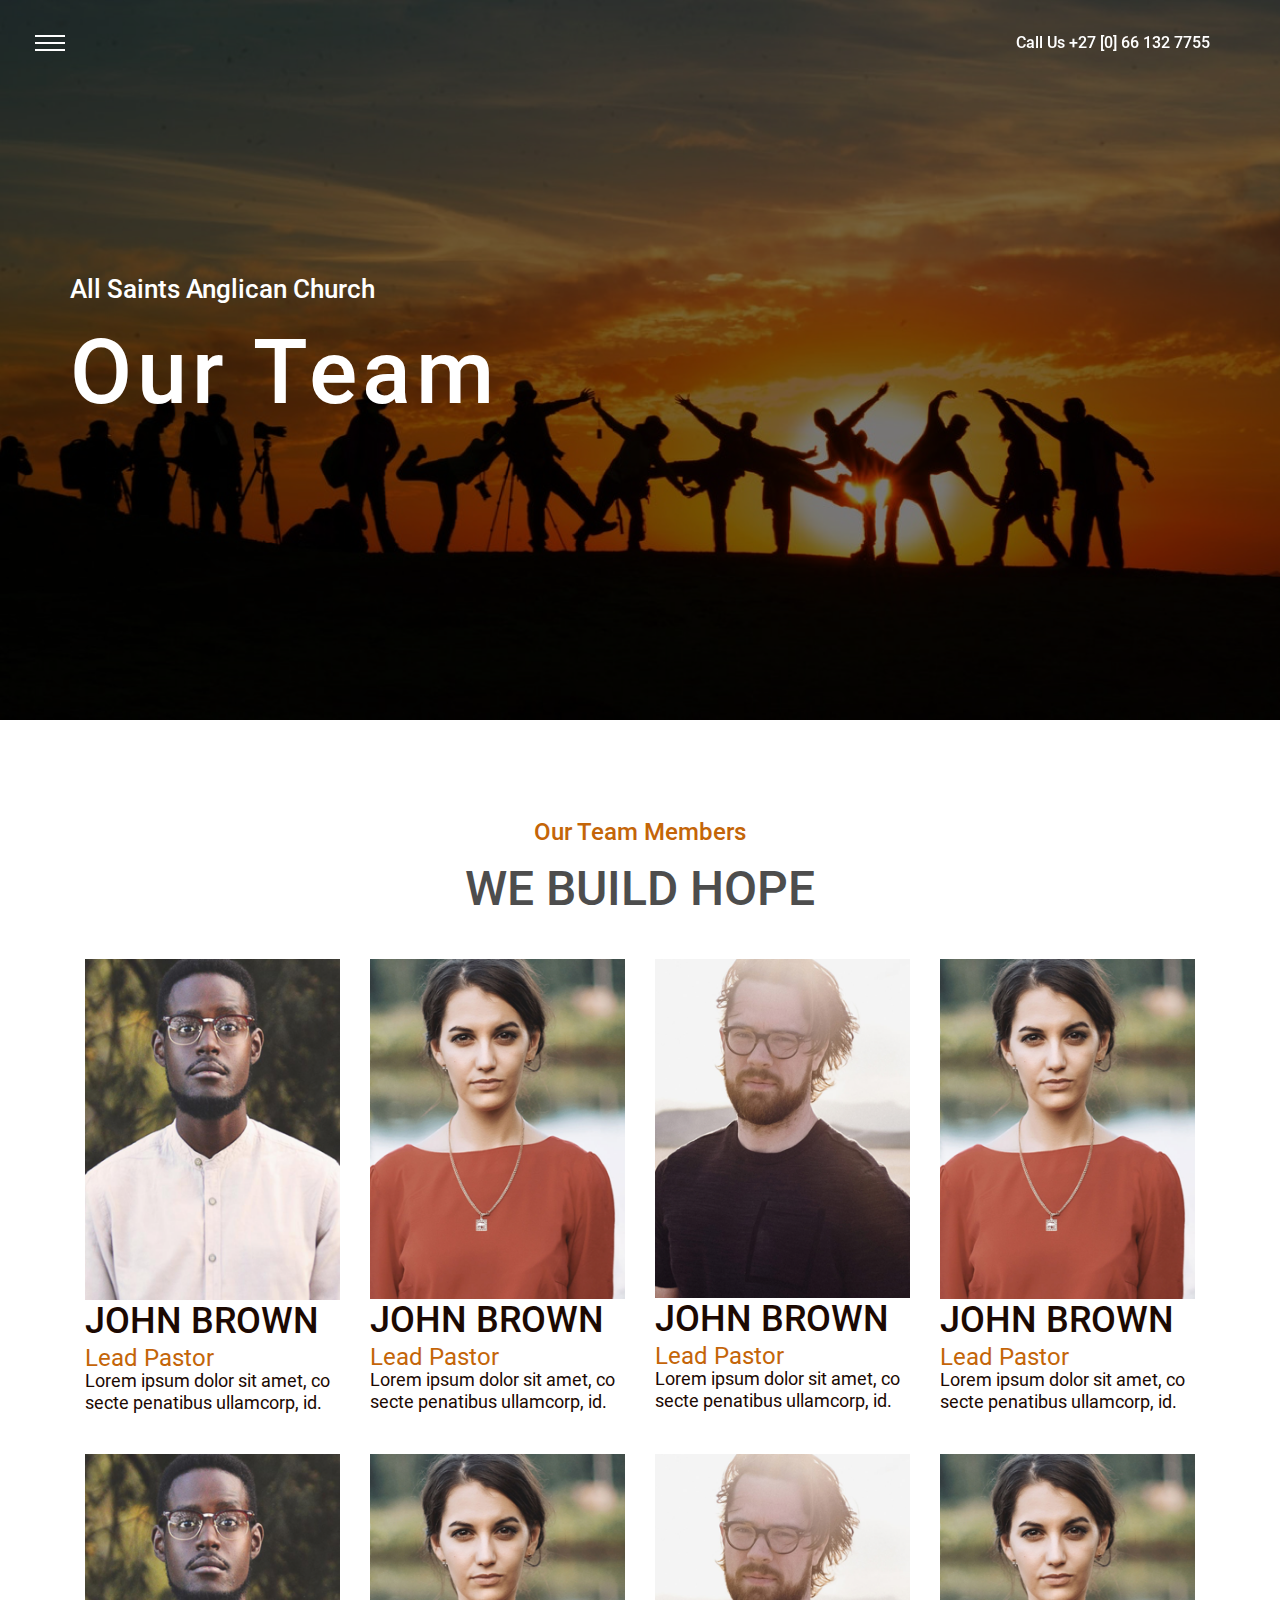
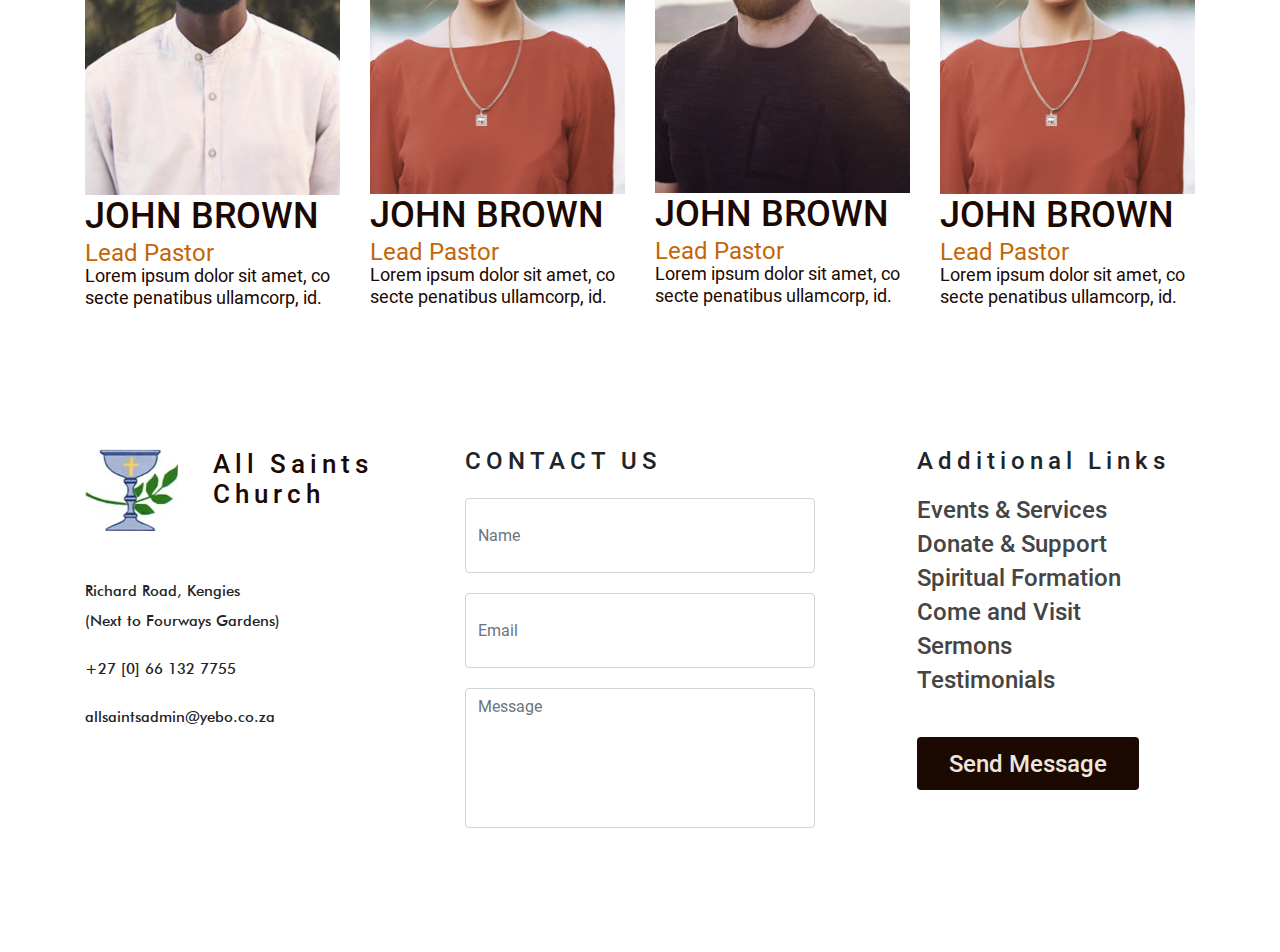
<file: team.html>
<!DOCTYPE html>
<html lang="en">
<head>
    <meta charset="UTF-8">
    <meta name="viewport" content="width=device-width, initial-scale=1.0">
    <link rel="stylesheet" href="bootstrap.min.css">
    <link rel="stylesheet" href="fontawesome-5.7.2/css/all.min.css">
    <link rel="stylesheet" href="roboto 3/stylesheet.css">
    <link rel="stylesheet" href="Futura face/stylesheet.css">
    <link rel="stylesheet" href="style.css">
    <title>Document</title>
</head>
<body>  
    
<header class="nav">
   
        <div class="harmburger" id="open">
            <span></span>
            <span></span>
            <span></span>
        </div>
        <p>Call Us +27 [0] 66 132 7755</p>
    
</header>

<section class="heroe bill d-flex events-heroe">
    <p>All Saints Anglican Church</p>
    <h1>Our Team

    </h1>
    <div class="overlay"></div>
     <ul class="nav">
        <button type="button" class="close" aria-label="Close">
            <span aria-hidden="true">&times;</span>
          </button>
        <li class="nav-items">
            <a href="index.html" class="nav-links">Home</a>
        </li>
        <li class="nav-items">
            <a href="childrens.html" class="nav-links">CHILDREN’S CHURCH
            </a>
        </li>
        <li class="nav-items">
            <a href="messyChurch.html" class="nav-links">MESSY CHURCH
            </a>
        </li>
        <li class="nav-items">
            <a href="events.html" class="nav-links">EVENTS
            </a>
        </li>
        <li class="nav-items">
            <a href="sermons.html" class="nav-links">SERMONS
            </a>
        </li>
        <li class="nav-items">
            <a href="team.html" class="nav-links">TEAM
            </a>
        </li>
        <li class="nav-items">
            <a href="donations.html" class="nav-links">DONATE
            </a>
        </li>
        <li class="nav-items">
            <a href="contact.html" class="nav-links">CONTACT

            </a>
        </li>
    </ul> 
    
</section>




<!-- /MEET OUR TEAM -->


<section class="hope">
    <div class="container">
        <h6>Our Team Members
        </h6>
        <h3>WE BUILD HOPE
        </h3>
        <div class="row">
            <div class="col-lg-3 col-md-6 col-6">
                <div class="team">
                    <img src="img/h1-team-4.png" alt="">
                    <h5>JOHN BROWN</h5>
                    <span>Lead Pastor
                    </span>
                    <p>Lorem ipsum dolor sit amet, co secte penatibus ullamcorp, id.
                    </p>
                </div>
            </div>
            <div class="col-lg-3 col-md-6 col-6">
                <div class="team">
                    <img src="img/h1-team-2.png" alt="">
                    <h5>JOHN BROWN</h5>
                    <span>Lead Pastor
                    </span>
                    <p>Lorem ipsum dolor sit amet, co secte penatibus ullamcorp, id.
                    </p>
                </div>
            </div>
            <div class="col-lg-3 col-md-6 col-6">
                <div class="team">
                    <img src="img/team-img-3.png" alt="">
                    <h5>JOHN BROWN</h5>
                    <span>Lead Pastor
                    </span>
                    <p>Lorem ipsum dolor sit amet, co secte penatibus ullamcorp, id.
                    </p>
                </div>
            </div>
            <div class="col-lg-3 col-md-6 col-6">
                <div class="team">
                    <img src="img/h1-team-2.png" alt="">
                    <h5>JOHN BROWN</h5>
                    <span>Lead Pastor
                    </span>
                    <p>Lorem ipsum dolor sit amet, co secte penatibus ullamcorp, id.
                    </p>
                </div>
            </div>
            <div class="col-lg-3 col-md-6 col-6">
                <div class="team">
                    <img src="img/h1-team-4.png" alt="">
                    <h5>JOHN BROWN</h5>
                    <span>Lead Pastor
                    </span>
                    <p>Lorem ipsum dolor sit amet, co secte penatibus ullamcorp, id.
                    </p>
                </div>
            </div>
            <div class="col-lg-3 col-md-6 col-6">
                <div class="team">
                    <img src="img/h1-team-2.png" alt="">
                    <h5>JOHN BROWN</h5>
                    <span>Lead Pastor
                    </span>
                    <p>Lorem ipsum dolor sit amet, co secte penatibus ullamcorp, id.
                    </p>
                </div>
            </div>
            <div class="col-lg-3 col-md-6 col-6">
                <div class="team">
                    <img src="img/team-img-3.png" alt="">
                    <h5>JOHN BROWN</h5>
                    <span>Lead Pastor
                    </span>
                    <p>Lorem ipsum dolor sit amet, co secte penatibus ullamcorp, id.
                    </p>
                </div>
            </div>
            <div class="col-lg-3 col-md-6 col-6">
                <div class="team">
                    <img src="img/h1-team-2.png" alt="">
                    <h5>JOHN BROWN</h5>
                    <span>Lead Pastor
                    </span>
                    <p>Lorem ipsum dolor sit amet, co secte penatibus ullamcorp, id.
                    </p>
                </div>
            </div>
        </div>
    </div>
</section>





<!-- MEET OUR TEAM ENDS -->







<footer>
    <div class="container">
        <div class="row">
            <div class="col-lg-4">
                <div class="logo d-flex">
                    <img src="img/logo.png" alt="">
                    <h6>All Saints <br>
                        Church</h6>

                </div>

                <p>Richard Road, Kengies <br>
                    (Next to Fourways Gardens)</p>
                    <p>+27 [0] 66 132 7755</p>
                    <p>allsaintsadmin@yebo.co.za</p>
                    
            </div>
            <div class="col-lg-4" >
                <form action="" class="form-group">
                    <h6>CONTACT US</h6>
                    <input type="text" placeholder="Name" class="form-control">
                    <input type="email" placeholder="Email" class="form-control">
                    <textarea name="info" id="" placeholder="Message" class="form-control"></textarea>

                </form>
            </div>
            <div class="col-lg-4">
                <div class="links">
                    <h6>Additional Links</h6>
                    <a href="#">Events & Services </a>
                    <a href="#">Donate & Support</a>
                    <a href="#">Spiritual Formation </a>
                    <a href="#">Come and Visit </a>
                    <a href="#">Sermons</a>
                    <a href="#">Testimonials</a>


                    <button class="btn">Send Message</button>
                </div>
            </div>
        </div>
    </div>
</footer>



    <script src="js/jquery.min.js"></script>
    <script src="js/bootstrap.min.js"></script>
    <script src="js/main.js"></script>
</body>
</html>
</file>
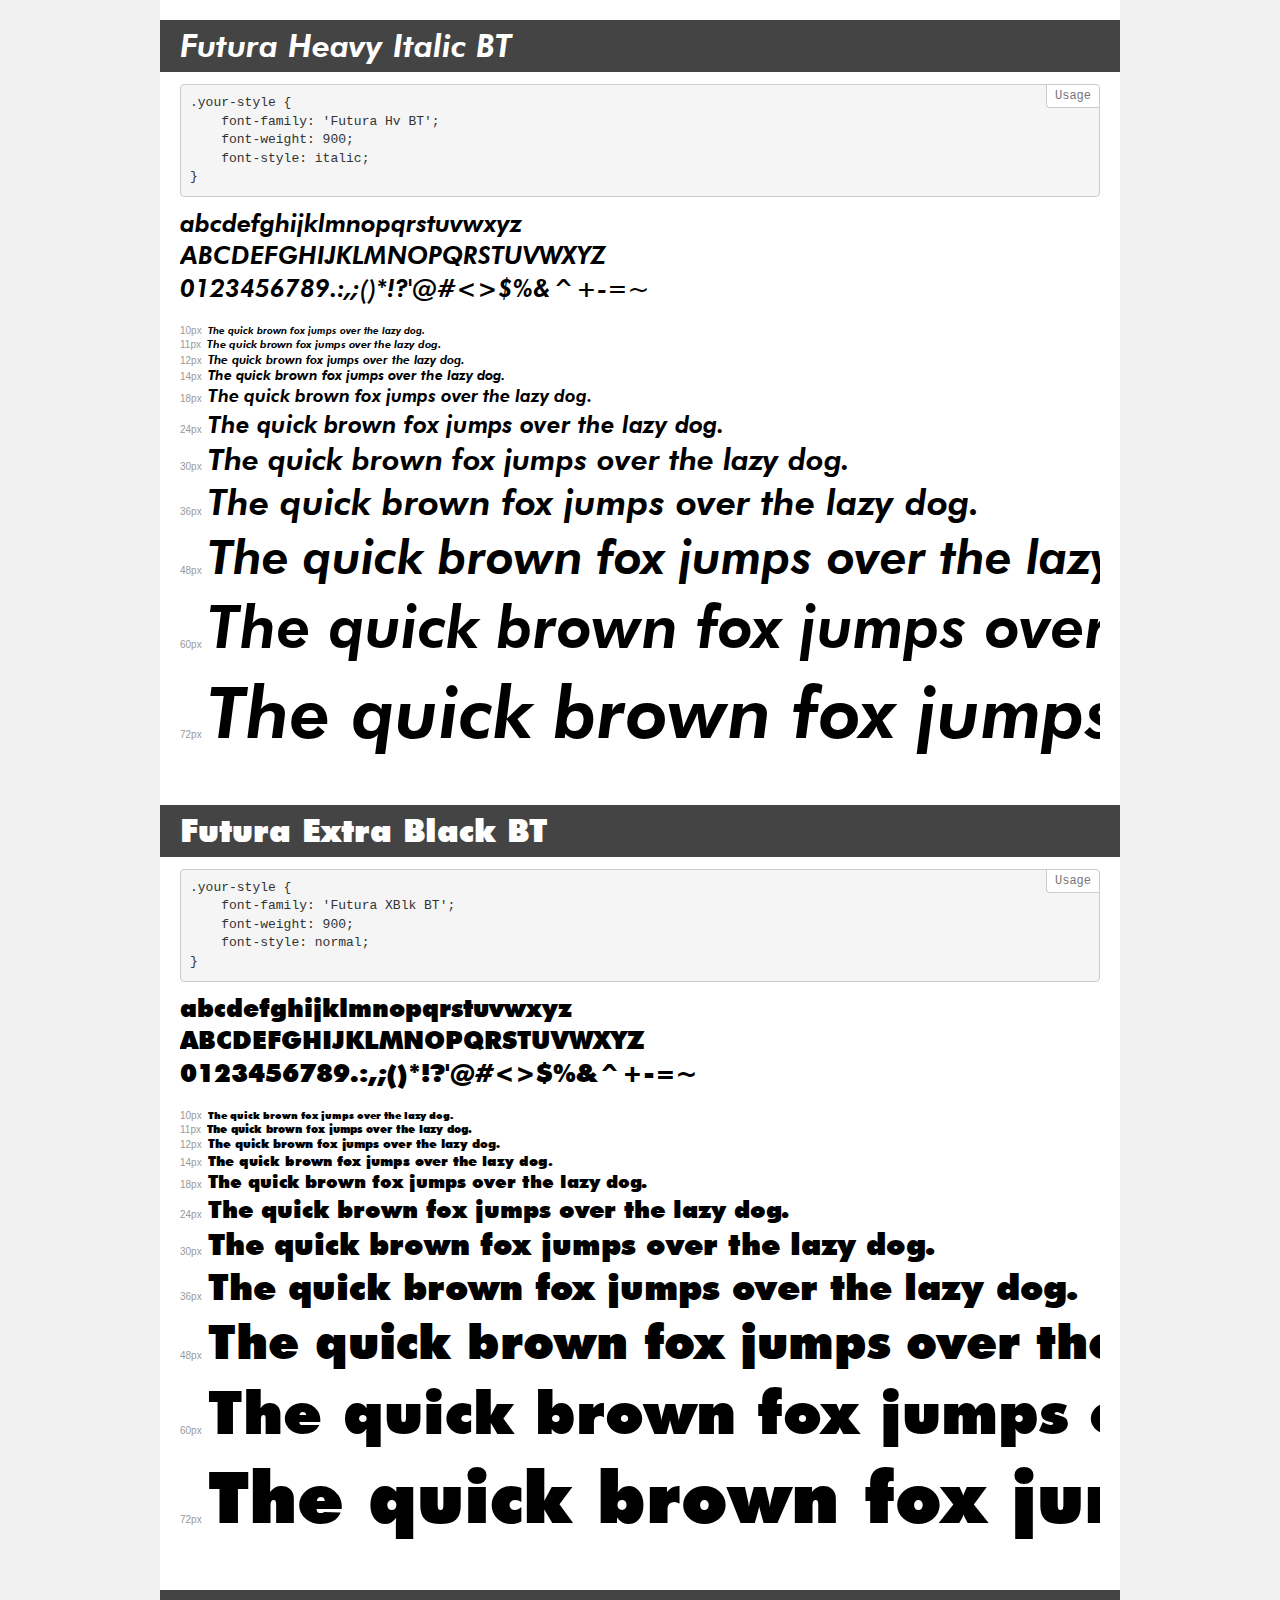
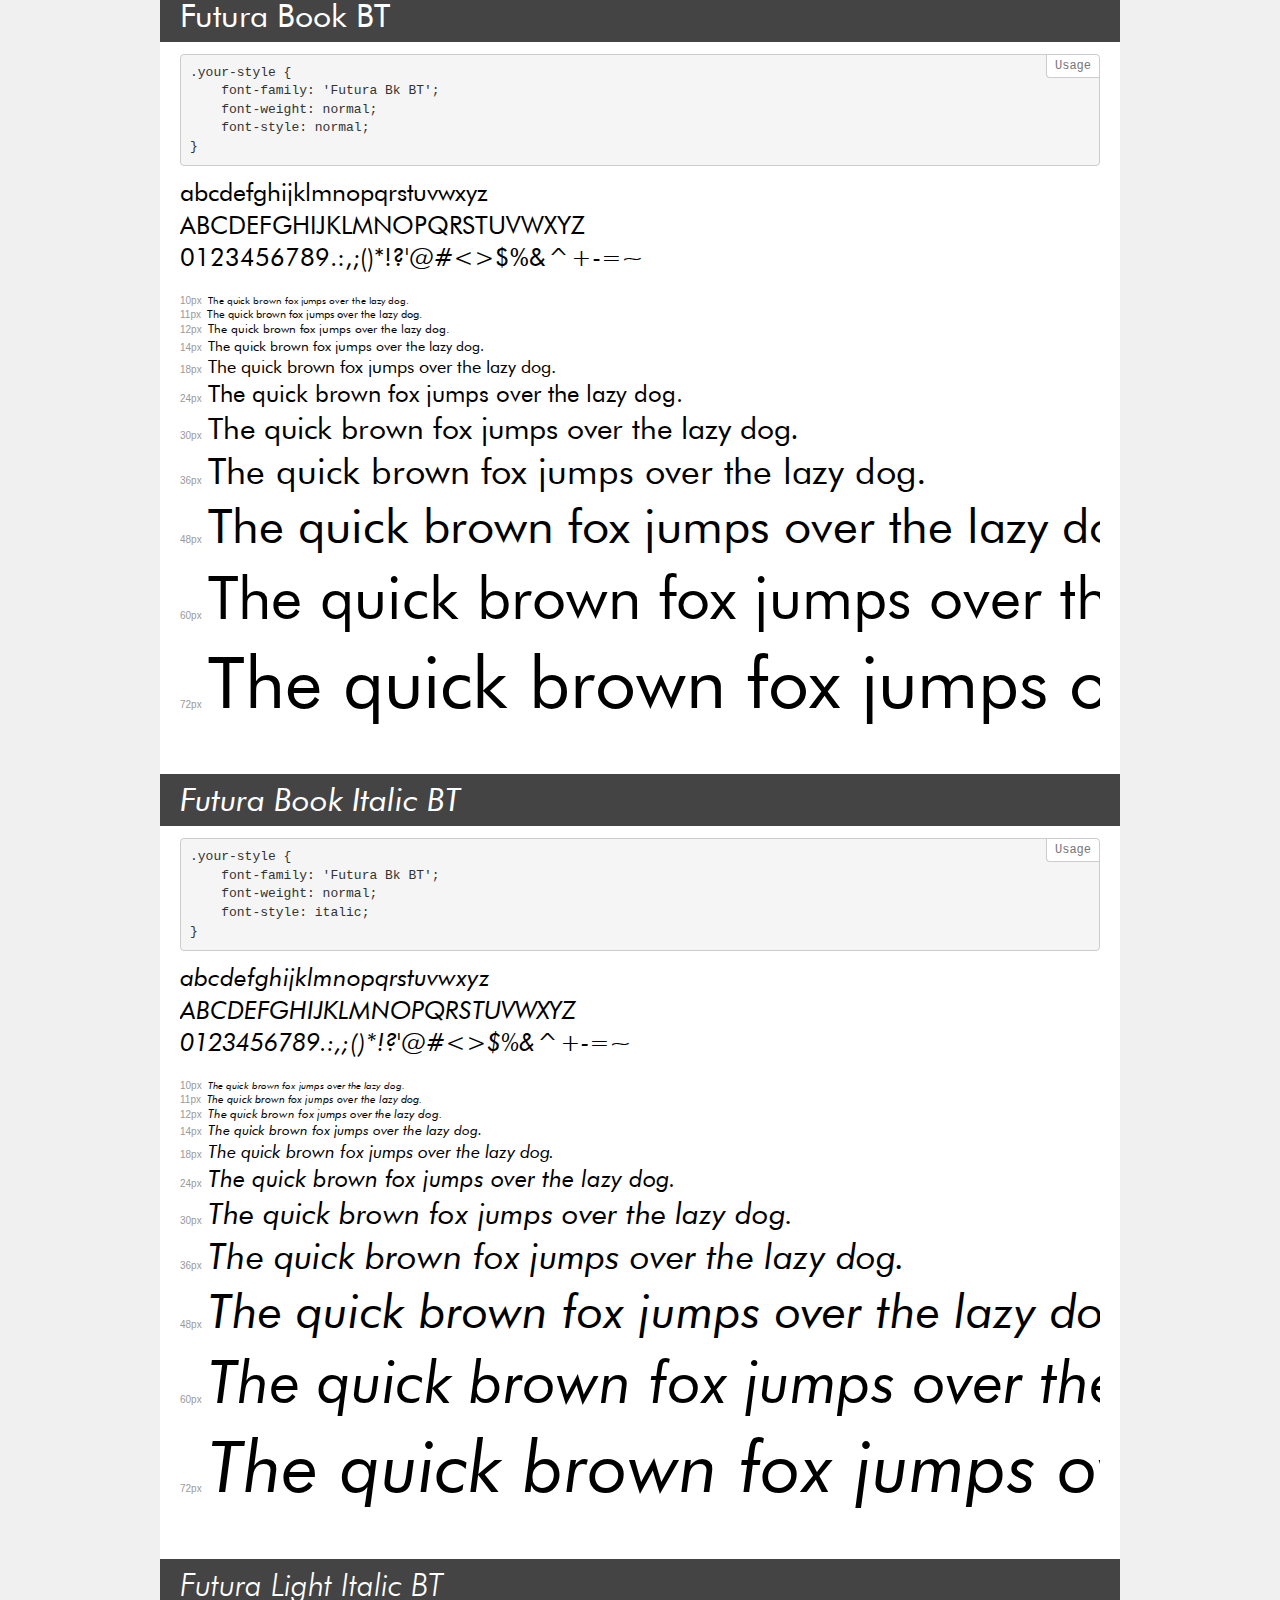
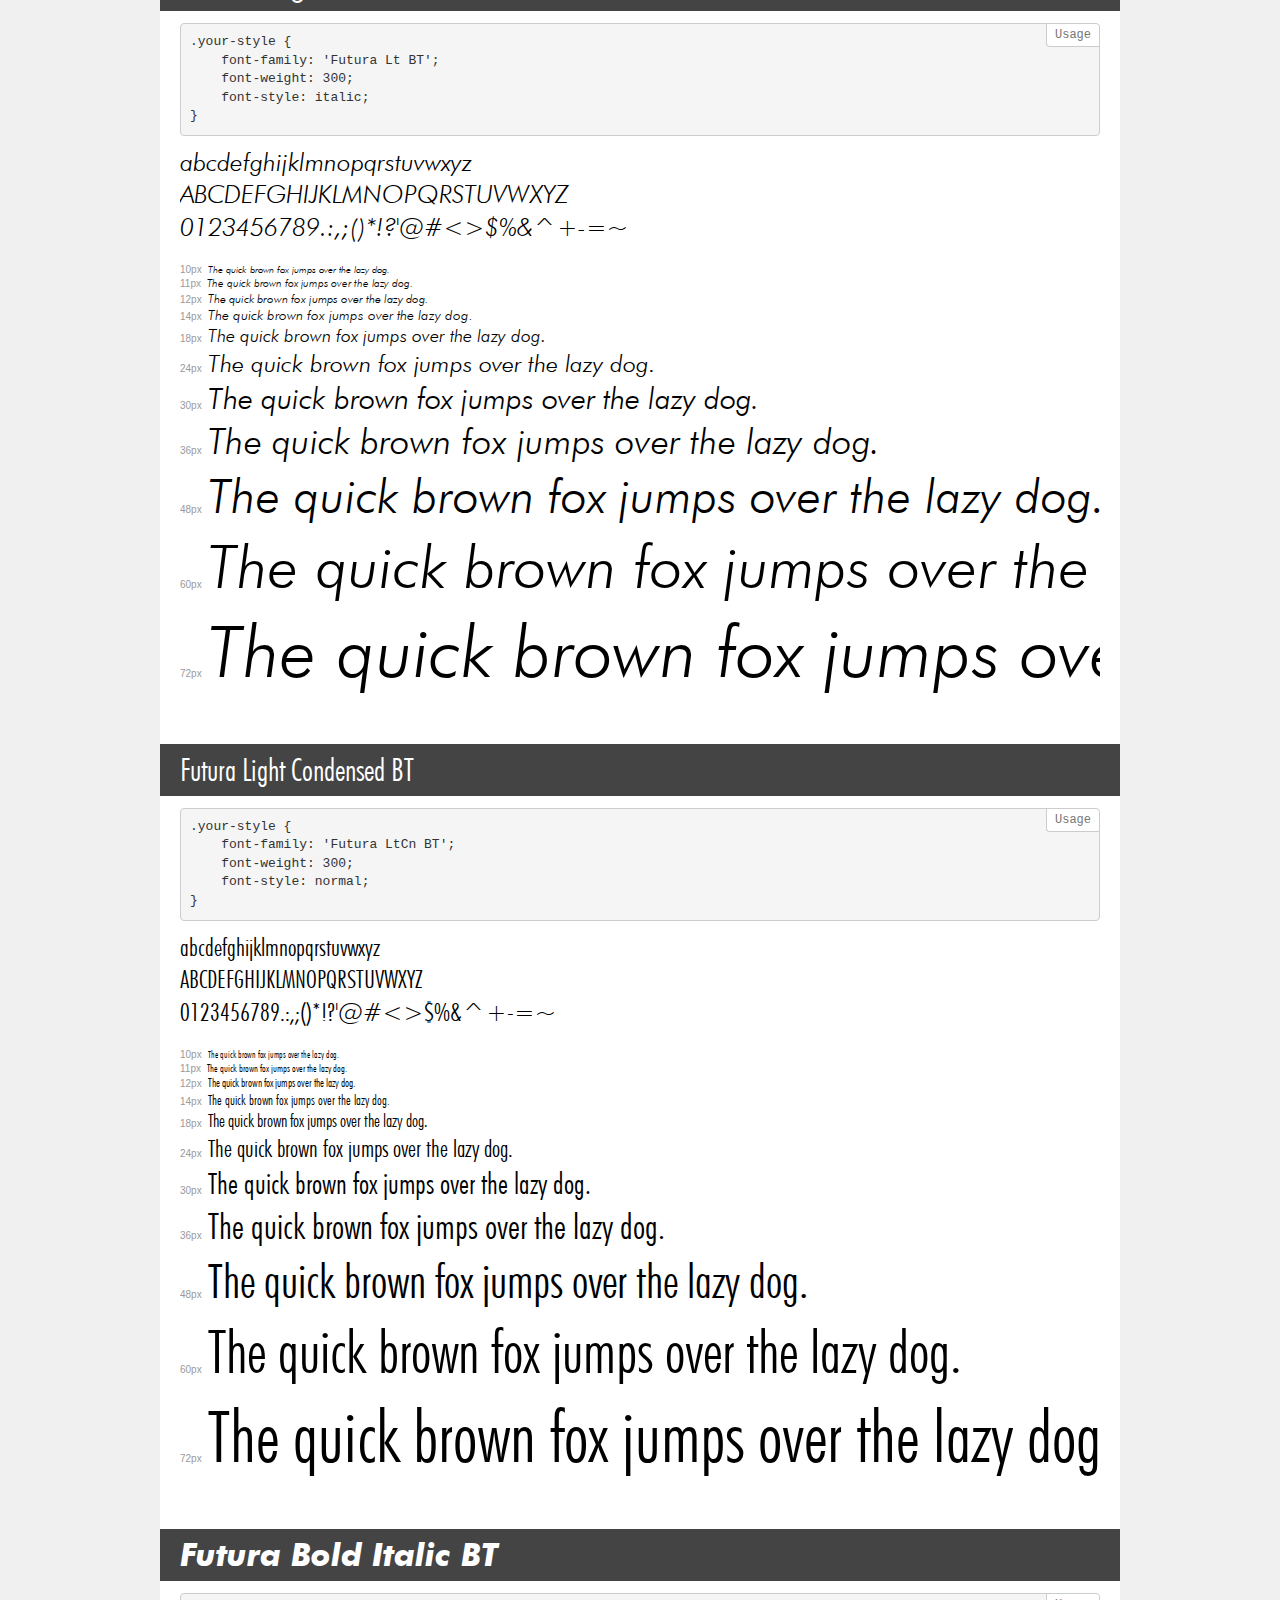
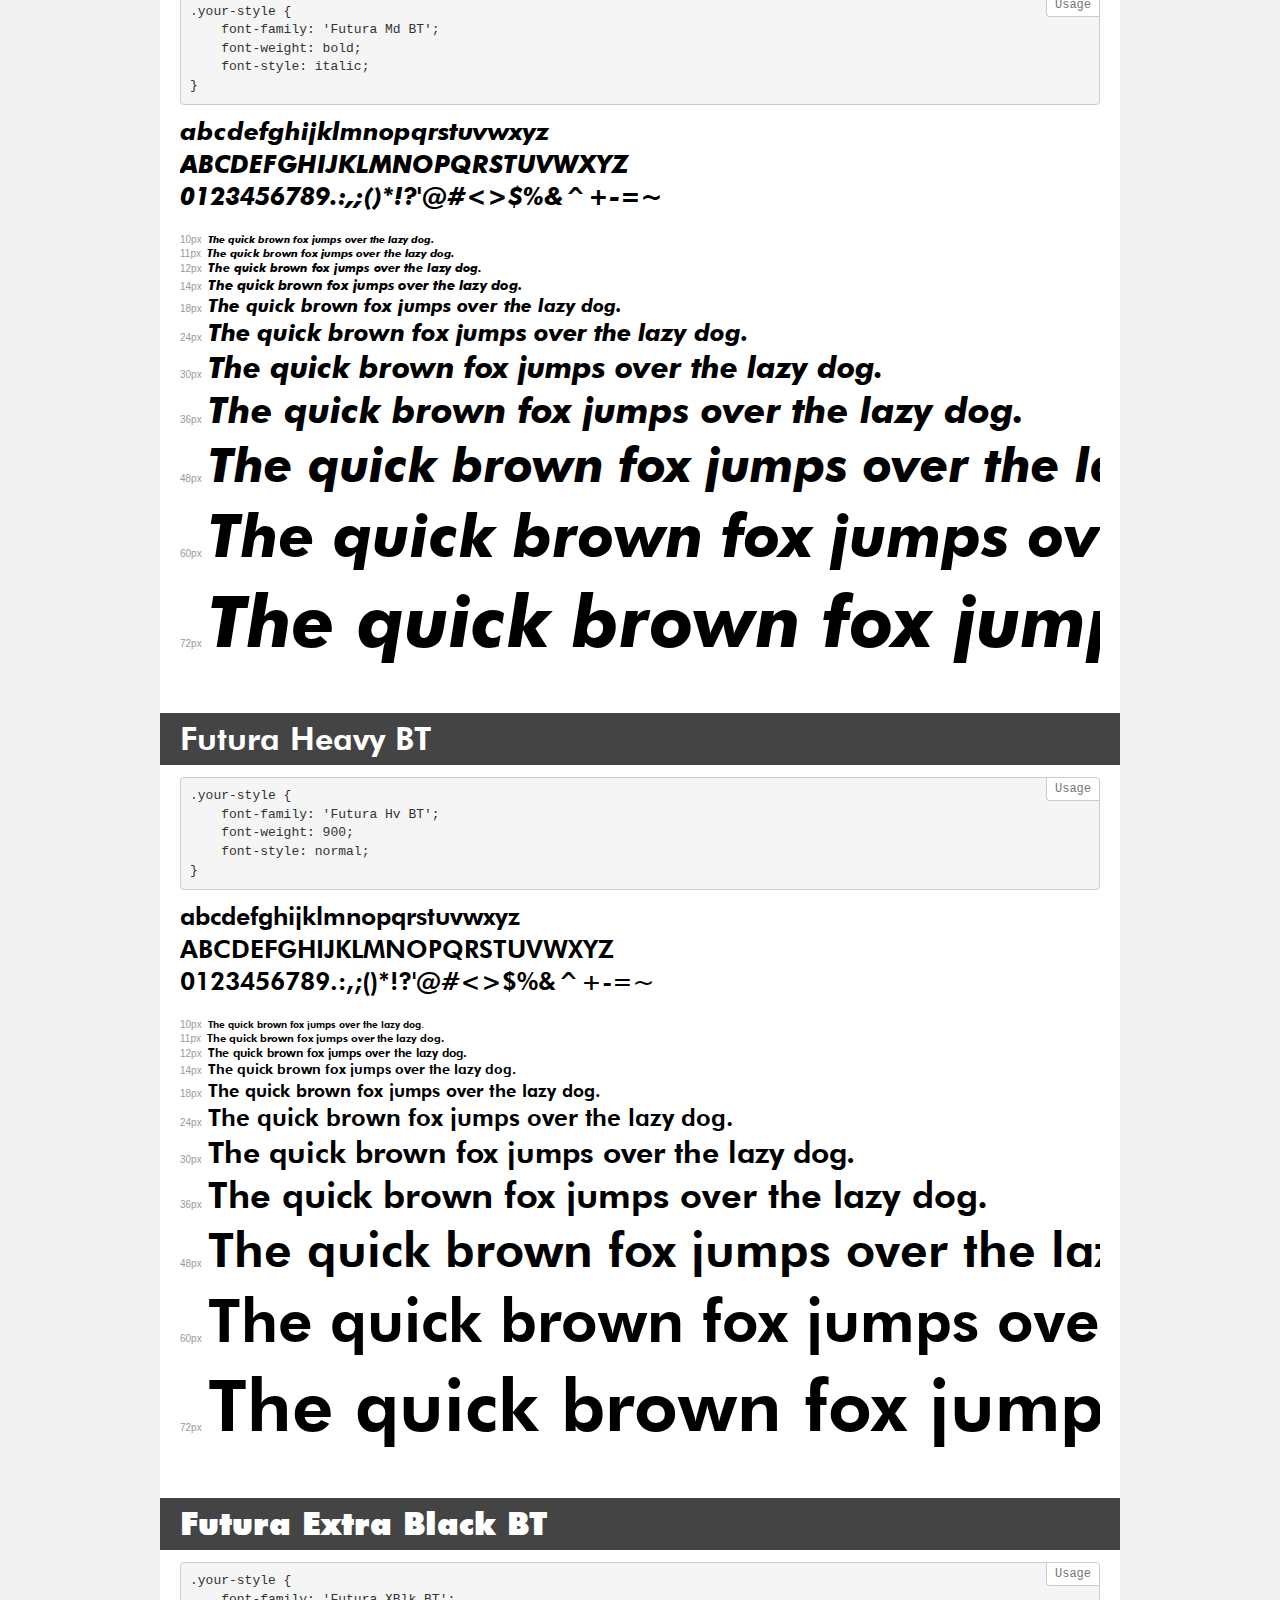
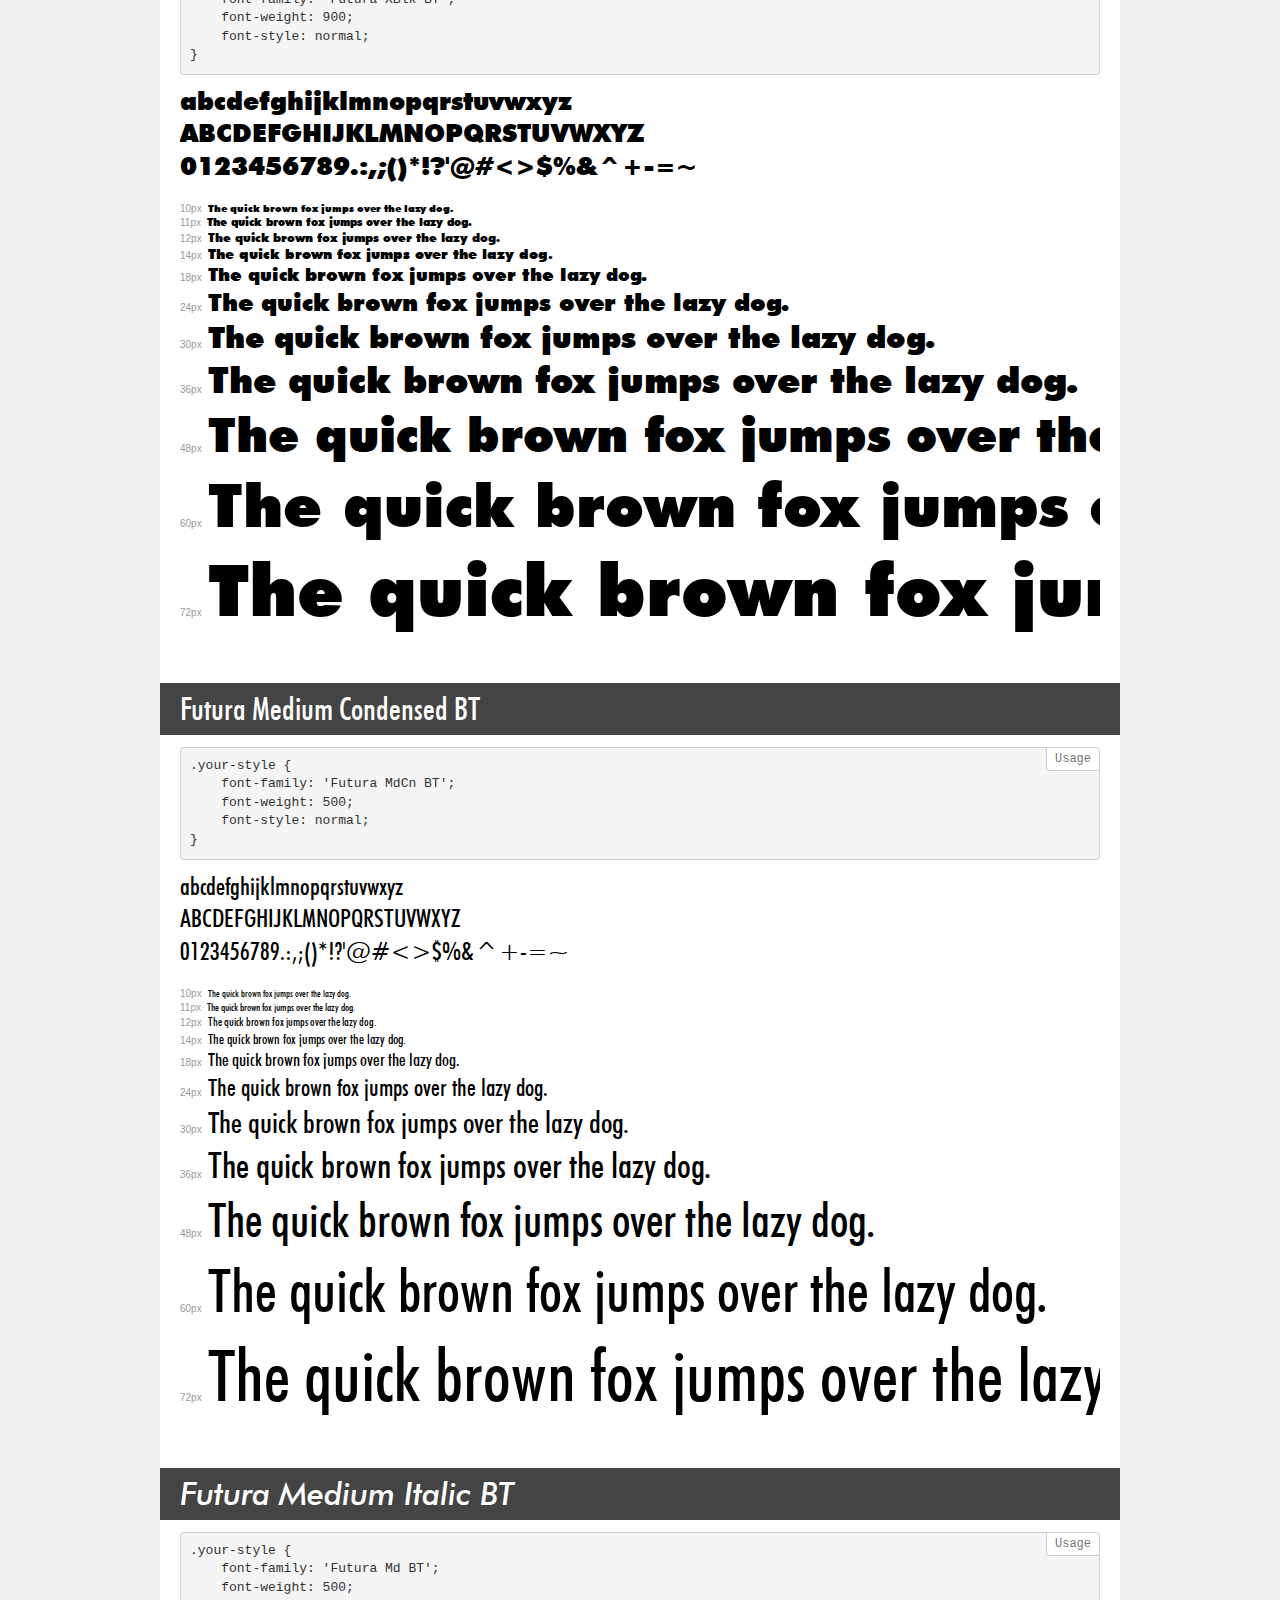
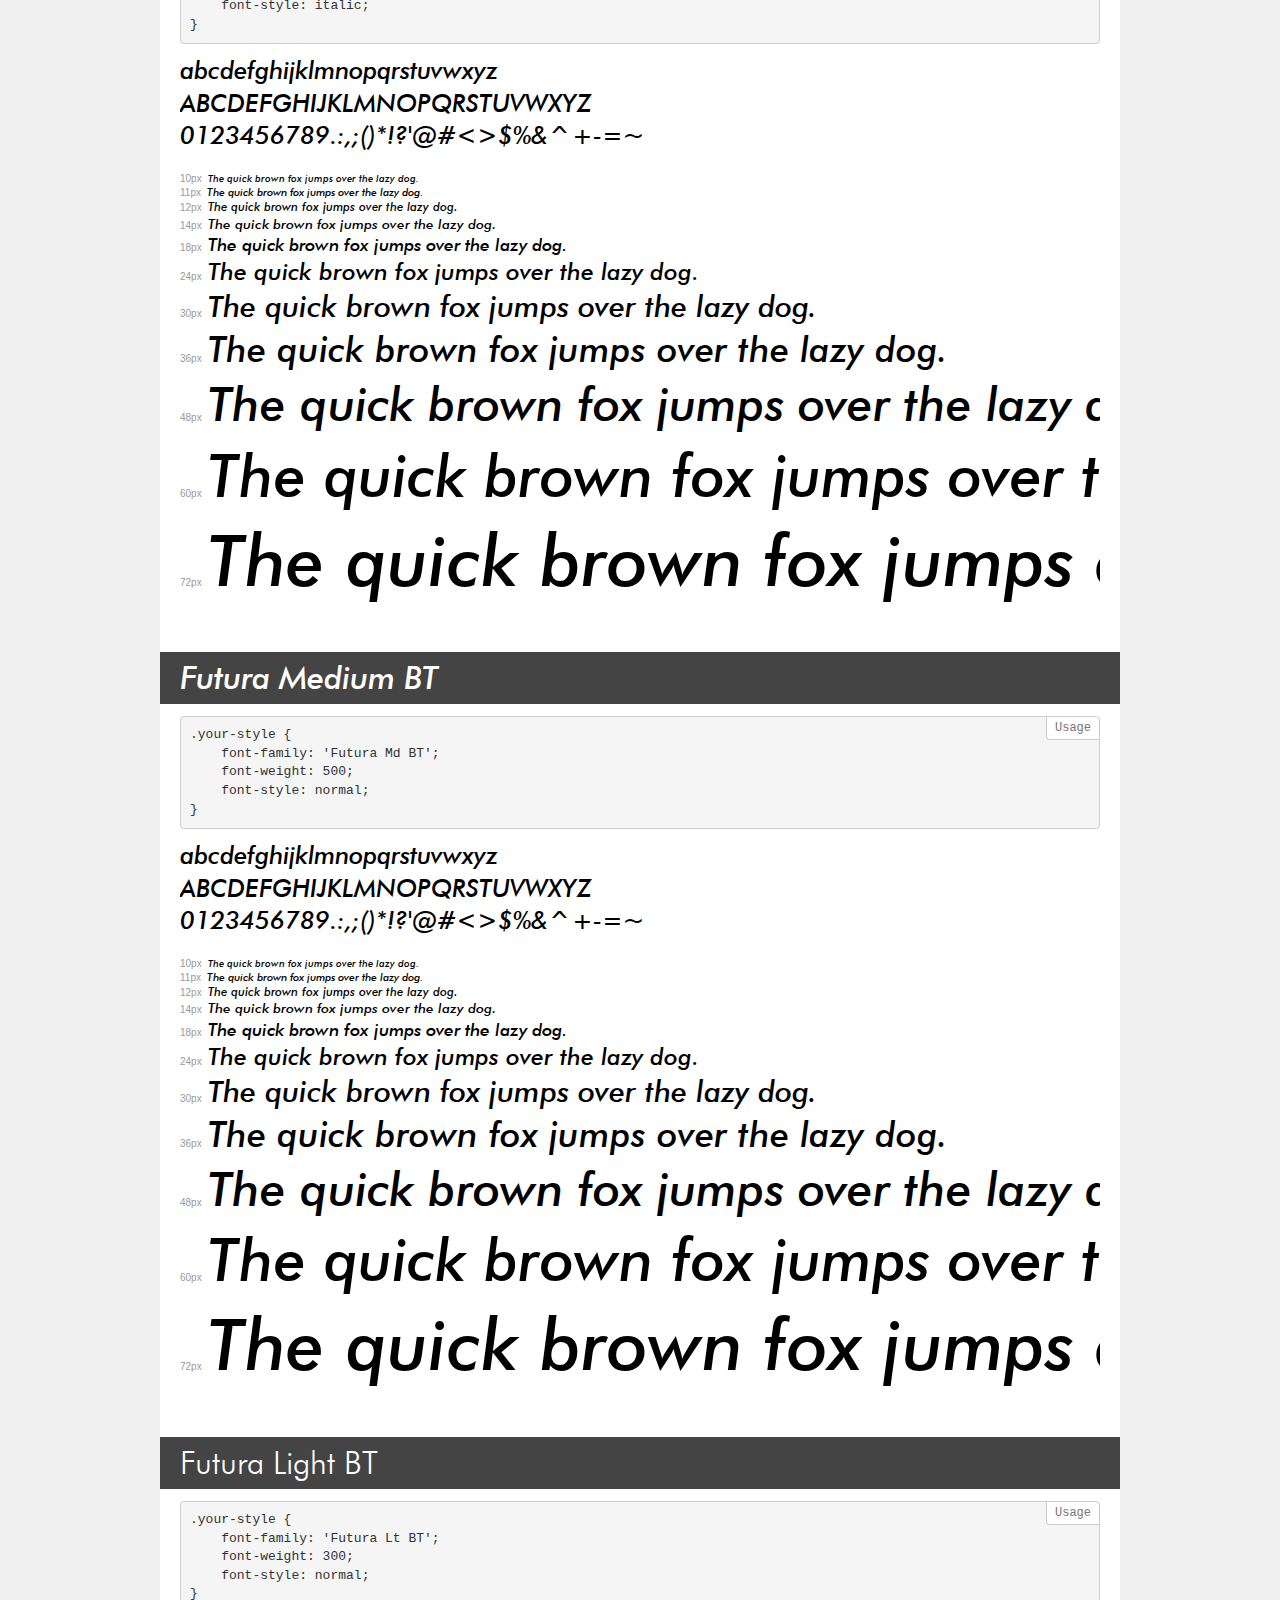
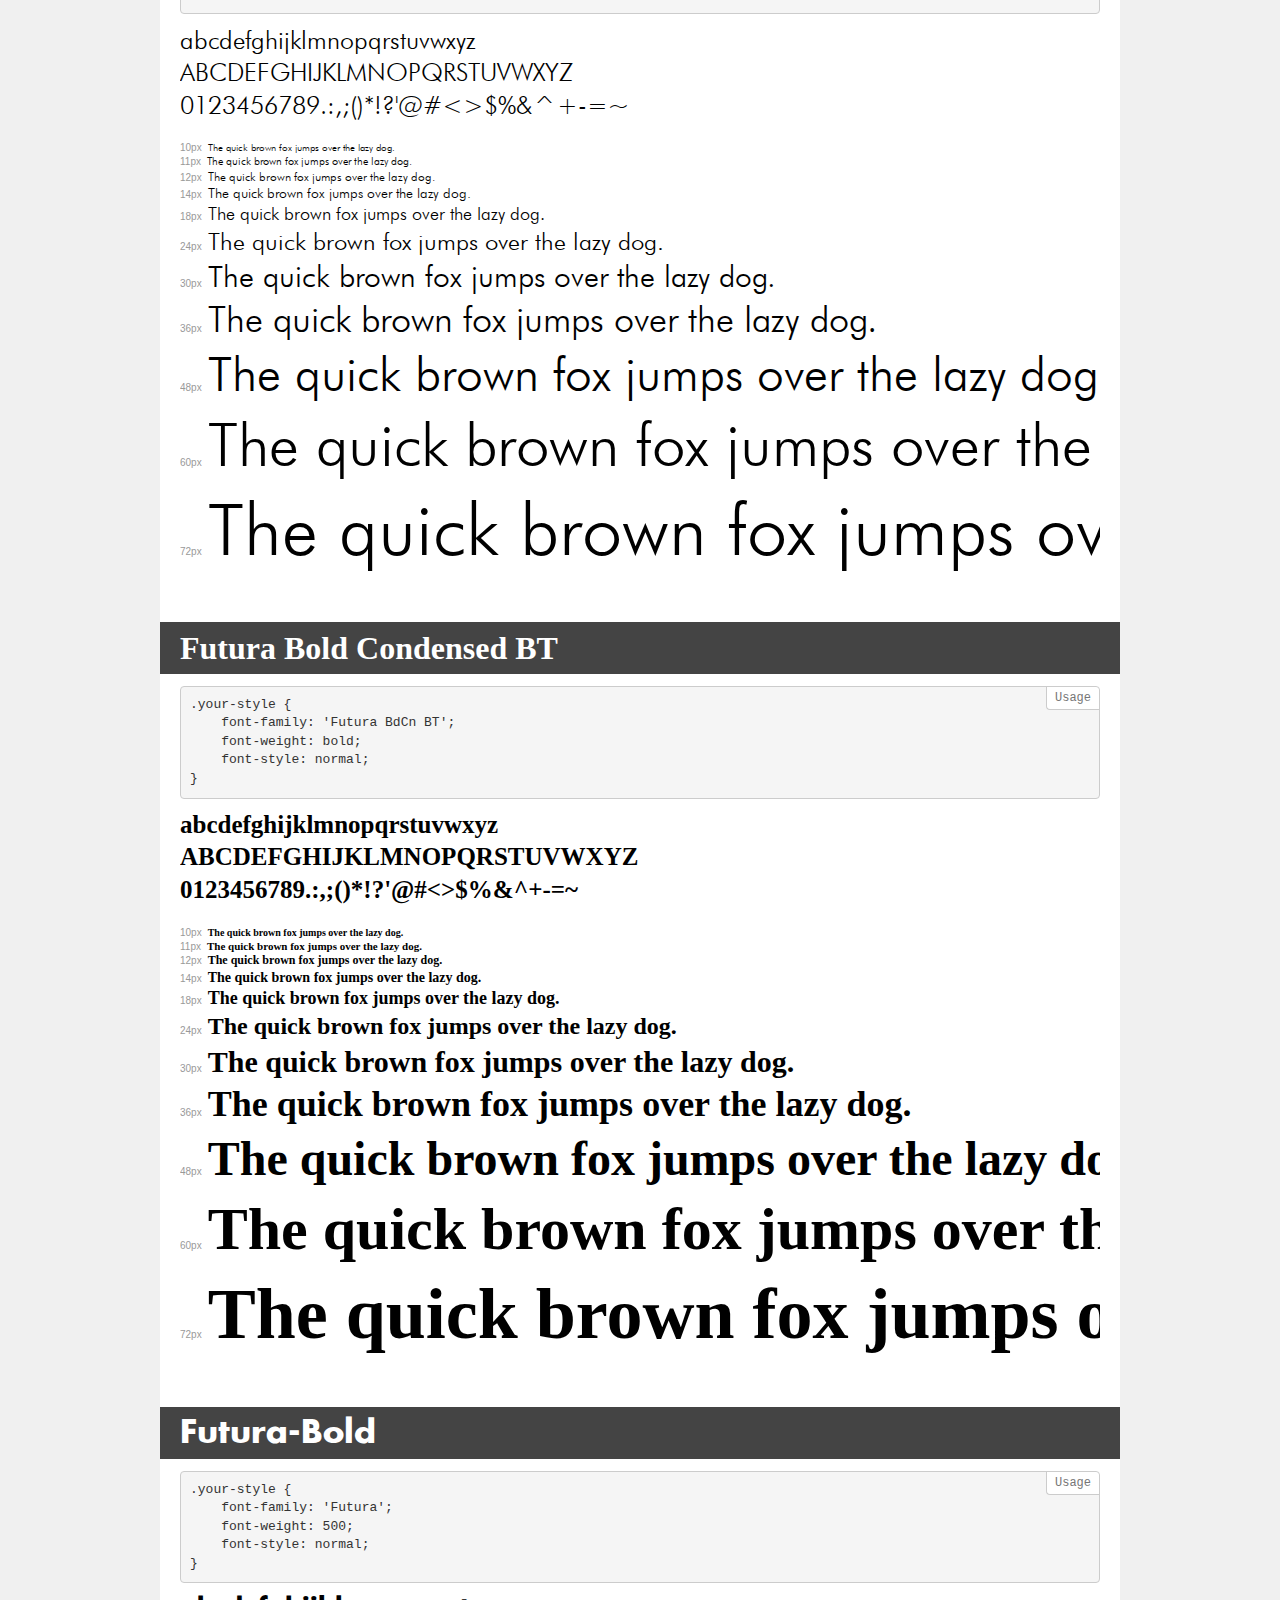
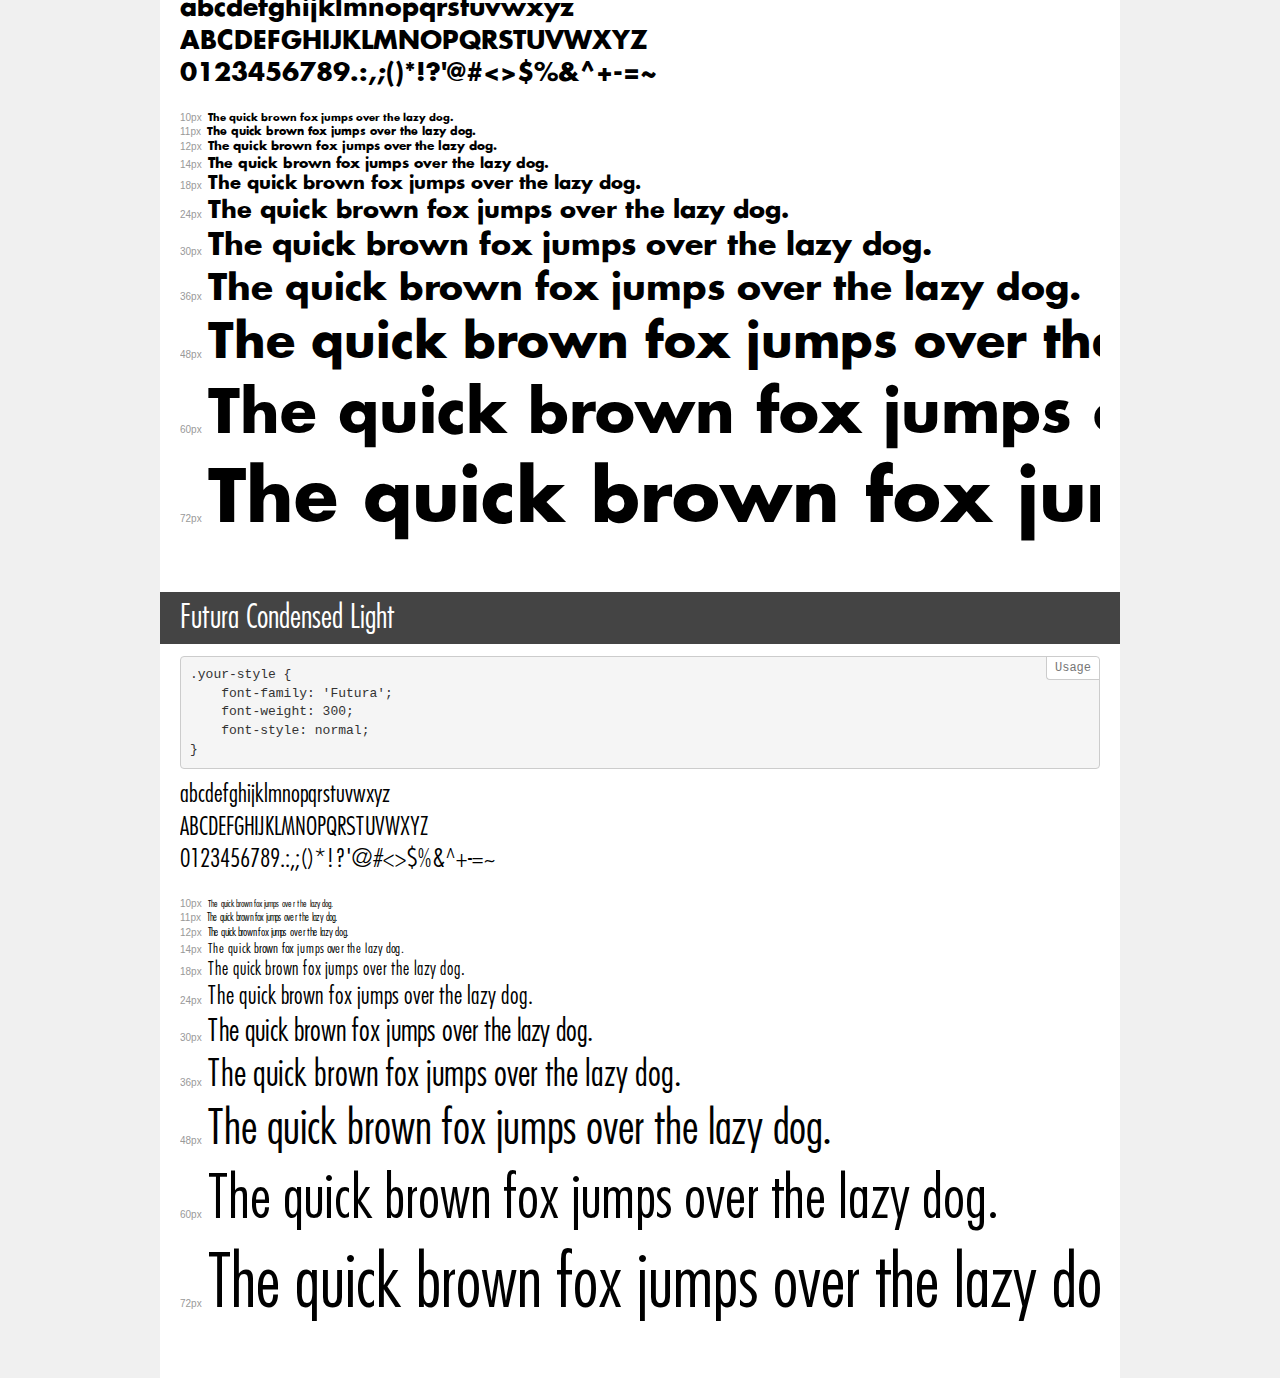
<file: Futura face/demo.html>
<!DOCTYPE html>
<html lang="en">
<head>
    <meta charset="utf-8">
    <meta http-equiv="X-UA-Compatible" content="IE=edge">
    <meta name="viewport" content="width=device-width, initial-scale=1">
    <meta name="robots" content="noindex, noarchive">
    <meta name="format-detection" content="telephone=no">
    <title>Transfonter demo</title>
    <link href="stylesheet.css" rel="stylesheet">
    <style>
        /*
        http://meyerweb.com/eric/tools/css/reset/
        v2.0 | 20110126
        License: none (public domain)
        */
        html, body, div, span, applet, object, iframe,
        h1, h2, h3, h4, h5, h6, p, blockquote, pre,
        a, abbr, acronym, address, big, cite, code,
        del, dfn, em, img, ins, kbd, q, s, samp,
        small, strike, strong, sub, sup, tt, var,
        b, u, i, center,
        dl, dt, dd, ol, ul, li,
        fieldset, form, label, legend,
        table, caption, tbody, tfoot, thead, tr, th, td,
        article, aside, canvas, details, embed,
        figure, figcaption, footer, header, hgroup,
        menu, nav, output, ruby, section, summary,
        time, mark, audio, video {
            margin: 0;
            padding: 0;
            border: 0;
            font-size: 100%;
            font: inherit;
            vertical-align: baseline;
        }
        /* HTML5 display-role reset for older browsers */
        article, aside, details, figcaption, figure,
        footer, header, hgroup, menu, nav, section {
            display: block;
        }
        body {
            line-height: 1;
        }
        ol, ul {
            list-style: none;
        }
        blockquote, q {
            quotes: none;
        }
        blockquote:before, blockquote:after,
        q:before, q:after {
            content: '';
            content: none;
        }
        table {
            border-collapse: collapse;
            border-spacing: 0;
        }
        /* demo styles */
        body {
            background: #f0f0f0;
            color: #000;
        }
        .page {
            background: #fff;
            width: 920px;
            margin: 0 auto;
            padding: 20px 20px 0 20px;
            overflow: hidden;
        }
        .font-container {
            overflow-x: auto;
            overflow-y: hidden;
            margin-bottom: 40px;
            line-height: 1.3;
            white-space: nowrap;
            padding-bottom: 5px;
        }
        h1 {
            position: relative;
            background: #444;
            font-size: 32px;
            color: #fff;
            padding: 10px 20px;
            margin: 0 -20px 12px -20px;
        }
        .letters {
            font-size: 25px;
            margin-bottom: 20px;
        }
        .s10:before {
            content: '10px';
        }
        .s11:before {
            content: '11px';
        }
        .s12:before {
            content: '12px';
        }
        .s14:before {
            content: '14px';
        }
        .s18:before {
            content: '18px';
        }
        .s24:before {
            content: '24px';
        }
        .s30:before {
            content: '30px';
        }
        .s36:before {
            content: '36px';
        }
        .s48:before {
            content: '48px';
        }
        .s60:before {
            content: '60px';
        }
        .s72:before {
            content: '72px';
        }
        .s10:before, .s11:before, .s12:before, .s14:before,
        .s18:before, .s24:before, .s30:before, .s36:before,
        .s48:before, .s60:before, .s72:before {
            font-family: Arial, sans-serif;
            font-size: 10px;
            font-weight: normal;
            font-style: normal;
            color: #999;
            padding-right: 6px;
        }
        pre {
            display: block;
            position: relative;
            padding: 9px;
            margin: 0 0 10px;
            font-family: Monaco, Menlo, Consolas, "Courier New", monospace;
            font-size: 13px;
            line-height: 1.428571429;
            color: #333;
            font-weight: normal;
            font-style: normal;
            background-color: #f5f5f5;
            border: 1px solid #ccc;
            overflow-x: auto;
            border-radius: 4px;
        }
        pre:after {
            display: block;
            position: absolute;
            right: 0;
            top: 0;
            content: 'Usage';
            line-height: 1;
            padding: 5px 8px;
            font-size: 12px;
            color: #767676;
            background-color: #fff;
            border: 1px solid #ccc;
            border-right: none;
            border-top: none;
            border-radius: 0 4px 0 4px;
            z-index: 10;
        }
        /* responsive */
        @media (max-width: 959px) {
            .page {
                width: auto;
                margin: 0;
            }
        }
    </style>
</head>
<body>
<div class="page">
    <div class="demo">
        <h1 style="font-family: 'Futura Hv BT'; font-weight: 900; font-style: italic;">Futura Heavy Italic BT</h1>
        <pre>.your-style {
    font-family: 'Futura Hv BT';
    font-weight: 900;
    font-style: italic;
}</pre>
        <div class="font-container" style="font-family: 'Futura Hv BT'; font-weight: 900; font-style: italic;">
            <p class="letters">
                abcdefghijklmnopqrstuvwxyz<br>
ABCDEFGHIJKLMNOPQRSTUVWXYZ<br>
                0123456789.:,;()*!?'@#<>$%&^+-=~
            </p>
            <p class="s10" style="font-size: 10px;">The quick brown fox jumps over the lazy dog.</p>
            <p class="s11" style="font-size: 11px;">The quick brown fox jumps over the lazy dog.</p>
            <p class="s12" style="font-size: 12px;">The quick brown fox jumps over the lazy dog.</p>
            <p class="s14" style="font-size: 14px;">The quick brown fox jumps over the lazy dog.</p>
            <p class="s18" style="font-size: 18px;">The quick brown fox jumps over the lazy dog.</p>
            <p class="s24" style="font-size: 24px;">The quick brown fox jumps over the lazy dog.</p>
            <p class="s30" style="font-size: 30px;">The quick brown fox jumps over the lazy dog.</p>
            <p class="s36" style="font-size: 36px;">The quick brown fox jumps over the lazy dog.</p>
            <p class="s48" style="font-size: 48px;">The quick brown fox jumps over the lazy dog.</p>
            <p class="s60" style="font-size: 60px;">The quick brown fox jumps over the lazy dog.</p>
            <p class="s72" style="font-size: 72px;">The quick brown fox jumps over the lazy dog.</p>
        </div>
    </div>
    <div class="demo">
        <h1 style="font-family: 'Futura XBlk BT'; font-weight: 900; font-style: normal;">Futura Extra Black BT</h1>
        <pre>.your-style {
    font-family: 'Futura XBlk BT';
    font-weight: 900;
    font-style: normal;
}</pre>
        <div class="font-container" style="font-family: 'Futura XBlk BT'; font-weight: 900; font-style: normal;">
            <p class="letters">
                abcdefghijklmnopqrstuvwxyz<br>
ABCDEFGHIJKLMNOPQRSTUVWXYZ<br>
                0123456789.:,;()*!?'@#<>$%&^+-=~
            </p>
            <p class="s10" style="font-size: 10px;">The quick brown fox jumps over the lazy dog.</p>
            <p class="s11" style="font-size: 11px;">The quick brown fox jumps over the lazy dog.</p>
            <p class="s12" style="font-size: 12px;">The quick brown fox jumps over the lazy dog.</p>
            <p class="s14" style="font-size: 14px;">The quick brown fox jumps over the lazy dog.</p>
            <p class="s18" style="font-size: 18px;">The quick brown fox jumps over the lazy dog.</p>
            <p class="s24" style="font-size: 24px;">The quick brown fox jumps over the lazy dog.</p>
            <p class="s30" style="font-size: 30px;">The quick brown fox jumps over the lazy dog.</p>
            <p class="s36" style="font-size: 36px;">The quick brown fox jumps over the lazy dog.</p>
            <p class="s48" style="font-size: 48px;">The quick brown fox jumps over the lazy dog.</p>
            <p class="s60" style="font-size: 60px;">The quick brown fox jumps over the lazy dog.</p>
            <p class="s72" style="font-size: 72px;">The quick brown fox jumps over the lazy dog.</p>
        </div>
    </div>
    <div class="demo">
        <h1 style="font-family: 'Futura Bk BT'; font-weight: normal; font-style: normal;">Futura Book BT</h1>
        <pre>.your-style {
    font-family: 'Futura Bk BT';
    font-weight: normal;
    font-style: normal;
}</pre>
        <div class="font-container" style="font-family: 'Futura Bk BT'; font-weight: normal; font-style: normal;">
            <p class="letters">
                abcdefghijklmnopqrstuvwxyz<br>
ABCDEFGHIJKLMNOPQRSTUVWXYZ<br>
                0123456789.:,;()*!?'@#<>$%&^+-=~
            </p>
            <p class="s10" style="font-size: 10px;">The quick brown fox jumps over the lazy dog.</p>
            <p class="s11" style="font-size: 11px;">The quick brown fox jumps over the lazy dog.</p>
            <p class="s12" style="font-size: 12px;">The quick brown fox jumps over the lazy dog.</p>
            <p class="s14" style="font-size: 14px;">The quick brown fox jumps over the lazy dog.</p>
            <p class="s18" style="font-size: 18px;">The quick brown fox jumps over the lazy dog.</p>
            <p class="s24" style="font-size: 24px;">The quick brown fox jumps over the lazy dog.</p>
            <p class="s30" style="font-size: 30px;">The quick brown fox jumps over the lazy dog.</p>
            <p class="s36" style="font-size: 36px;">The quick brown fox jumps over the lazy dog.</p>
            <p class="s48" style="font-size: 48px;">The quick brown fox jumps over the lazy dog.</p>
            <p class="s60" style="font-size: 60px;">The quick brown fox jumps over the lazy dog.</p>
            <p class="s72" style="font-size: 72px;">The quick brown fox jumps over the lazy dog.</p>
        </div>
    </div>
    <div class="demo">
        <h1 style="font-family: 'Futura Bk BT'; font-weight: normal; font-style: italic;">Futura Book Italic BT</h1>
        <pre>.your-style {
    font-family: 'Futura Bk BT';
    font-weight: normal;
    font-style: italic;
}</pre>
        <div class="font-container" style="font-family: 'Futura Bk BT'; font-weight: normal; font-style: italic;">
            <p class="letters">
                abcdefghijklmnopqrstuvwxyz<br>
ABCDEFGHIJKLMNOPQRSTUVWXYZ<br>
                0123456789.:,;()*!?'@#<>$%&^+-=~
            </p>
            <p class="s10" style="font-size: 10px;">The quick brown fox jumps over the lazy dog.</p>
            <p class="s11" style="font-size: 11px;">The quick brown fox jumps over the lazy dog.</p>
            <p class="s12" style="font-size: 12px;">The quick brown fox jumps over the lazy dog.</p>
            <p class="s14" style="font-size: 14px;">The quick brown fox jumps over the lazy dog.</p>
            <p class="s18" style="font-size: 18px;">The quick brown fox jumps over the lazy dog.</p>
            <p class="s24" style="font-size: 24px;">The quick brown fox jumps over the lazy dog.</p>
            <p class="s30" style="font-size: 30px;">The quick brown fox jumps over the lazy dog.</p>
            <p class="s36" style="font-size: 36px;">The quick brown fox jumps over the lazy dog.</p>
            <p class="s48" style="font-size: 48px;">The quick brown fox jumps over the lazy dog.</p>
            <p class="s60" style="font-size: 60px;">The quick brown fox jumps over the lazy dog.</p>
            <p class="s72" style="font-size: 72px;">The quick brown fox jumps over the lazy dog.</p>
        </div>
    </div>
    <div class="demo">
        <h1 style="font-family: 'Futura Lt BT'; font-weight: 300; font-style: italic;">Futura Light Italic BT</h1>
        <pre>.your-style {
    font-family: 'Futura Lt BT';
    font-weight: 300;
    font-style: italic;
}</pre>
        <div class="font-container" style="font-family: 'Futura Lt BT'; font-weight: 300; font-style: italic;">
            <p class="letters">
                abcdefghijklmnopqrstuvwxyz<br>
ABCDEFGHIJKLMNOPQRSTUVWXYZ<br>
                0123456789.:,;()*!?'@#<>$%&^+-=~
            </p>
            <p class="s10" style="font-size: 10px;">The quick brown fox jumps over the lazy dog.</p>
            <p class="s11" style="font-size: 11px;">The quick brown fox jumps over the lazy dog.</p>
            <p class="s12" style="font-size: 12px;">The quick brown fox jumps over the lazy dog.</p>
            <p class="s14" style="font-size: 14px;">The quick brown fox jumps over the lazy dog.</p>
            <p class="s18" style="font-size: 18px;">The quick brown fox jumps over the lazy dog.</p>
            <p class="s24" style="font-size: 24px;">The quick brown fox jumps over the lazy dog.</p>
            <p class="s30" style="font-size: 30px;">The quick brown fox jumps over the lazy dog.</p>
            <p class="s36" style="font-size: 36px;">The quick brown fox jumps over the lazy dog.</p>
            <p class="s48" style="font-size: 48px;">The quick brown fox jumps over the lazy dog.</p>
            <p class="s60" style="font-size: 60px;">The quick brown fox jumps over the lazy dog.</p>
            <p class="s72" style="font-size: 72px;">The quick brown fox jumps over the lazy dog.</p>
        </div>
    </div>
    <div class="demo">
        <h1 style="font-family: 'Futura LtCn BT'; font-weight: 300; font-style: normal;">Futura Light Condensed BT</h1>
        <pre>.your-style {
    font-family: 'Futura LtCn BT';
    font-weight: 300;
    font-style: normal;
}</pre>
        <div class="font-container" style="font-family: 'Futura LtCn BT'; font-weight: 300; font-style: normal;">
            <p class="letters">
                abcdefghijklmnopqrstuvwxyz<br>
ABCDEFGHIJKLMNOPQRSTUVWXYZ<br>
                0123456789.:,;()*!?'@#<>$%&^+-=~
            </p>
            <p class="s10" style="font-size: 10px;">The quick brown fox jumps over the lazy dog.</p>
            <p class="s11" style="font-size: 11px;">The quick brown fox jumps over the lazy dog.</p>
            <p class="s12" style="font-size: 12px;">The quick brown fox jumps over the lazy dog.</p>
            <p class="s14" style="font-size: 14px;">The quick brown fox jumps over the lazy dog.</p>
            <p class="s18" style="font-size: 18px;">The quick brown fox jumps over the lazy dog.</p>
            <p class="s24" style="font-size: 24px;">The quick brown fox jumps over the lazy dog.</p>
            <p class="s30" style="font-size: 30px;">The quick brown fox jumps over the lazy dog.</p>
            <p class="s36" style="font-size: 36px;">The quick brown fox jumps over the lazy dog.</p>
            <p class="s48" style="font-size: 48px;">The quick brown fox jumps over the lazy dog.</p>
            <p class="s60" style="font-size: 60px;">The quick brown fox jumps over the lazy dog.</p>
            <p class="s72" style="font-size: 72px;">The quick brown fox jumps over the lazy dog.</p>
        </div>
    </div>
    <div class="demo">
        <h1 style="font-family: 'Futura Md BT'; font-weight: bold; font-style: italic;">Futura Bold Italic BT</h1>
        <pre>.your-style {
    font-family: 'Futura Md BT';
    font-weight: bold;
    font-style: italic;
}</pre>
        <div class="font-container" style="font-family: 'Futura Md BT'; font-weight: bold; font-style: italic;">
            <p class="letters">
                abcdefghijklmnopqrstuvwxyz<br>
ABCDEFGHIJKLMNOPQRSTUVWXYZ<br>
                0123456789.:,;()*!?'@#<>$%&^+-=~
            </p>
            <p class="s10" style="font-size: 10px;">The quick brown fox jumps over the lazy dog.</p>
            <p class="s11" style="font-size: 11px;">The quick brown fox jumps over the lazy dog.</p>
            <p class="s12" style="font-size: 12px;">The quick brown fox jumps over the lazy dog.</p>
            <p class="s14" style="font-size: 14px;">The quick brown fox jumps over the lazy dog.</p>
            <p class="s18" style="font-size: 18px;">The quick brown fox jumps over the lazy dog.</p>
            <p class="s24" style="font-size: 24px;">The quick brown fox jumps over the lazy dog.</p>
            <p class="s30" style="font-size: 30px;">The quick brown fox jumps over the lazy dog.</p>
            <p class="s36" style="font-size: 36px;">The quick brown fox jumps over the lazy dog.</p>
            <p class="s48" style="font-size: 48px;">The quick brown fox jumps over the lazy dog.</p>
            <p class="s60" style="font-size: 60px;">The quick brown fox jumps over the lazy dog.</p>
            <p class="s72" style="font-size: 72px;">The quick brown fox jumps over the lazy dog.</p>
        </div>
    </div>
    <div class="demo">
        <h1 style="font-family: 'Futura Hv BT'; font-weight: 900; font-style: normal;">Futura Heavy BT</h1>
        <pre>.your-style {
    font-family: 'Futura Hv BT';
    font-weight: 900;
    font-style: normal;
}</pre>
        <div class="font-container" style="font-family: 'Futura Hv BT'; font-weight: 900; font-style: normal;">
            <p class="letters">
                abcdefghijklmnopqrstuvwxyz<br>
ABCDEFGHIJKLMNOPQRSTUVWXYZ<br>
                0123456789.:,;()*!?'@#<>$%&^+-=~
            </p>
            <p class="s10" style="font-size: 10px;">The quick brown fox jumps over the lazy dog.</p>
            <p class="s11" style="font-size: 11px;">The quick brown fox jumps over the lazy dog.</p>
            <p class="s12" style="font-size: 12px;">The quick brown fox jumps over the lazy dog.</p>
            <p class="s14" style="font-size: 14px;">The quick brown fox jumps over the lazy dog.</p>
            <p class="s18" style="font-size: 18px;">The quick brown fox jumps over the lazy dog.</p>
            <p class="s24" style="font-size: 24px;">The quick brown fox jumps over the lazy dog.</p>
            <p class="s30" style="font-size: 30px;">The quick brown fox jumps over the lazy dog.</p>
            <p class="s36" style="font-size: 36px;">The quick brown fox jumps over the lazy dog.</p>
            <p class="s48" style="font-size: 48px;">The quick brown fox jumps over the lazy dog.</p>
            <p class="s60" style="font-size: 60px;">The quick brown fox jumps over the lazy dog.</p>
            <p class="s72" style="font-size: 72px;">The quick brown fox jumps over the lazy dog.</p>
        </div>
    </div>
    <div class="demo">
        <h1 style="font-family: 'Futura XBlk BT'; font-weight: 900; font-style: normal;">Futura Extra Black BT</h1>
        <pre>.your-style {
    font-family: 'Futura XBlk BT';
    font-weight: 900;
    font-style: normal;
}</pre>
        <div class="font-container" style="font-family: 'Futura XBlk BT'; font-weight: 900; font-style: normal;">
            <p class="letters">
                abcdefghijklmnopqrstuvwxyz<br>
ABCDEFGHIJKLMNOPQRSTUVWXYZ<br>
                0123456789.:,;()*!?'@#<>$%&^+-=~
            </p>
            <p class="s10" style="font-size: 10px;">The quick brown fox jumps over the lazy dog.</p>
            <p class="s11" style="font-size: 11px;">The quick brown fox jumps over the lazy dog.</p>
            <p class="s12" style="font-size: 12px;">The quick brown fox jumps over the lazy dog.</p>
            <p class="s14" style="font-size: 14px;">The quick brown fox jumps over the lazy dog.</p>
            <p class="s18" style="font-size: 18px;">The quick brown fox jumps over the lazy dog.</p>
            <p class="s24" style="font-size: 24px;">The quick brown fox jumps over the lazy dog.</p>
            <p class="s30" style="font-size: 30px;">The quick brown fox jumps over the lazy dog.</p>
            <p class="s36" style="font-size: 36px;">The quick brown fox jumps over the lazy dog.</p>
            <p class="s48" style="font-size: 48px;">The quick brown fox jumps over the lazy dog.</p>
            <p class="s60" style="font-size: 60px;">The quick brown fox jumps over the lazy dog.</p>
            <p class="s72" style="font-size: 72px;">The quick brown fox jumps over the lazy dog.</p>
        </div>
    </div>
    <div class="demo">
        <h1 style="font-family: 'Futura MdCn BT'; font-weight: 500; font-style: normal;">Futura Medium Condensed BT</h1>
        <pre>.your-style {
    font-family: 'Futura MdCn BT';
    font-weight: 500;
    font-style: normal;
}</pre>
        <div class="font-container" style="font-family: 'Futura MdCn BT'; font-weight: 500; font-style: normal;">
            <p class="letters">
                abcdefghijklmnopqrstuvwxyz<br>
ABCDEFGHIJKLMNOPQRSTUVWXYZ<br>
                0123456789.:,;()*!?'@#<>$%&^+-=~
            </p>
            <p class="s10" style="font-size: 10px;">The quick brown fox jumps over the lazy dog.</p>
            <p class="s11" style="font-size: 11px;">The quick brown fox jumps over the lazy dog.</p>
            <p class="s12" style="font-size: 12px;">The quick brown fox jumps over the lazy dog.</p>
            <p class="s14" style="font-size: 14px;">The quick brown fox jumps over the lazy dog.</p>
            <p class="s18" style="font-size: 18px;">The quick brown fox jumps over the lazy dog.</p>
            <p class="s24" style="font-size: 24px;">The quick brown fox jumps over the lazy dog.</p>
            <p class="s30" style="font-size: 30px;">The quick brown fox jumps over the lazy dog.</p>
            <p class="s36" style="font-size: 36px;">The quick brown fox jumps over the lazy dog.</p>
            <p class="s48" style="font-size: 48px;">The quick brown fox jumps over the lazy dog.</p>
            <p class="s60" style="font-size: 60px;">The quick brown fox jumps over the lazy dog.</p>
            <p class="s72" style="font-size: 72px;">The quick brown fox jumps over the lazy dog.</p>
        </div>
    </div>
    <div class="demo">
        <h1 style="font-family: 'Futura Md BT'; font-weight: 500; font-style: italic;">Futura Medium Italic BT</h1>
        <pre>.your-style {
    font-family: 'Futura Md BT';
    font-weight: 500;
    font-style: italic;
}</pre>
        <div class="font-container" style="font-family: 'Futura Md BT'; font-weight: 500; font-style: italic;">
            <p class="letters">
                abcdefghijklmnopqrstuvwxyz<br>
ABCDEFGHIJKLMNOPQRSTUVWXYZ<br>
                0123456789.:,;()*!?'@#<>$%&^+-=~
            </p>
            <p class="s10" style="font-size: 10px;">The quick brown fox jumps over the lazy dog.</p>
            <p class="s11" style="font-size: 11px;">The quick brown fox jumps over the lazy dog.</p>
            <p class="s12" style="font-size: 12px;">The quick brown fox jumps over the lazy dog.</p>
            <p class="s14" style="font-size: 14px;">The quick brown fox jumps over the lazy dog.</p>
            <p class="s18" style="font-size: 18px;">The quick brown fox jumps over the lazy dog.</p>
            <p class="s24" style="font-size: 24px;">The quick brown fox jumps over the lazy dog.</p>
            <p class="s30" style="font-size: 30px;">The quick brown fox jumps over the lazy dog.</p>
            <p class="s36" style="font-size: 36px;">The quick brown fox jumps over the lazy dog.</p>
            <p class="s48" style="font-size: 48px;">The quick brown fox jumps over the lazy dog.</p>
            <p class="s60" style="font-size: 60px;">The quick brown fox jumps over the lazy dog.</p>
            <p class="s72" style="font-size: 72px;">The quick brown fox jumps over the lazy dog.</p>
        </div>
    </div>
    <div class="demo">
        <h1 style="font-family: 'Futura Md BT'; font-weight: 500; font-style: normal;">Futura Medium BT</h1>
        <pre>.your-style {
    font-family: 'Futura Md BT';
    font-weight: 500;
    font-style: normal;
}</pre>
        <div class="font-container" style="font-family: 'Futura Md BT'; font-weight: 500; font-style: normal;">
            <p class="letters">
                abcdefghijklmnopqrstuvwxyz<br>
ABCDEFGHIJKLMNOPQRSTUVWXYZ<br>
                0123456789.:,;()*!?'@#<>$%&^+-=~
            </p>
            <p class="s10" style="font-size: 10px;">The quick brown fox jumps over the lazy dog.</p>
            <p class="s11" style="font-size: 11px;">The quick brown fox jumps over the lazy dog.</p>
            <p class="s12" style="font-size: 12px;">The quick brown fox jumps over the lazy dog.</p>
            <p class="s14" style="font-size: 14px;">The quick brown fox jumps over the lazy dog.</p>
            <p class="s18" style="font-size: 18px;">The quick brown fox jumps over the lazy dog.</p>
            <p class="s24" style="font-size: 24px;">The quick brown fox jumps over the lazy dog.</p>
            <p class="s30" style="font-size: 30px;">The quick brown fox jumps over the lazy dog.</p>
            <p class="s36" style="font-size: 36px;">The quick brown fox jumps over the lazy dog.</p>
            <p class="s48" style="font-size: 48px;">The quick brown fox jumps over the lazy dog.</p>
            <p class="s60" style="font-size: 60px;">The quick brown fox jumps over the lazy dog.</p>
            <p class="s72" style="font-size: 72px;">The quick brown fox jumps over the lazy dog.</p>
        </div>
    </div>
    <div class="demo">
        <h1 style="font-family: 'Futura Lt BT'; font-weight: 300; font-style: normal;">Futura Light BT</h1>
        <pre>.your-style {
    font-family: 'Futura Lt BT';
    font-weight: 300;
    font-style: normal;
}</pre>
        <div class="font-container" style="font-family: 'Futura Lt BT'; font-weight: 300; font-style: normal;">
            <p class="letters">
                abcdefghijklmnopqrstuvwxyz<br>
ABCDEFGHIJKLMNOPQRSTUVWXYZ<br>
                0123456789.:,;()*!?'@#<>$%&^+-=~
            </p>
            <p class="s10" style="font-size: 10px;">The quick brown fox jumps over the lazy dog.</p>
            <p class="s11" style="font-size: 11px;">The quick brown fox jumps over the lazy dog.</p>
            <p class="s12" style="font-size: 12px;">The quick brown fox jumps over the lazy dog.</p>
            <p class="s14" style="font-size: 14px;">The quick brown fox jumps over the lazy dog.</p>
            <p class="s18" style="font-size: 18px;">The quick brown fox jumps over the lazy dog.</p>
            <p class="s24" style="font-size: 24px;">The quick brown fox jumps over the lazy dog.</p>
            <p class="s30" style="font-size: 30px;">The quick brown fox jumps over the lazy dog.</p>
            <p class="s36" style="font-size: 36px;">The quick brown fox jumps over the lazy dog.</p>
            <p class="s48" style="font-size: 48px;">The quick brown fox jumps over the lazy dog.</p>
            <p class="s60" style="font-size: 60px;">The quick brown fox jumps over the lazy dog.</p>
            <p class="s72" style="font-size: 72px;">The quick brown fox jumps over the lazy dog.</p>
        </div>
    </div>
    <div class="demo">
        <h1 style="font-family: 'Futura BdCn BT'; font-weight: bold; font-style: normal;">Futura Bold Condensed BT</h1>
        <pre>.your-style {
    font-family: 'Futura BdCn BT';
    font-weight: bold;
    font-style: normal;
}</pre>
        <div class="font-container" style="font-family: 'Futura BdCn BT'; font-weight: bold; font-style: normal;">
            <p class="letters">
                abcdefghijklmnopqrstuvwxyz<br>
ABCDEFGHIJKLMNOPQRSTUVWXYZ<br>
                0123456789.:,;()*!?'@#<>$%&^+-=~
            </p>
            <p class="s10" style="font-size: 10px;">The quick brown fox jumps over the lazy dog.</p>
            <p class="s11" style="font-size: 11px;">The quick brown fox jumps over the lazy dog.</p>
            <p class="s12" style="font-size: 12px;">The quick brown fox jumps over the lazy dog.</p>
            <p class="s14" style="font-size: 14px;">The quick brown fox jumps over the lazy dog.</p>
            <p class="s18" style="font-size: 18px;">The quick brown fox jumps over the lazy dog.</p>
            <p class="s24" style="font-size: 24px;">The quick brown fox jumps over the lazy dog.</p>
            <p class="s30" style="font-size: 30px;">The quick brown fox jumps over the lazy dog.</p>
            <p class="s36" style="font-size: 36px;">The quick brown fox jumps over the lazy dog.</p>
            <p class="s48" style="font-size: 48px;">The quick brown fox jumps over the lazy dog.</p>
            <p class="s60" style="font-size: 60px;">The quick brown fox jumps over the lazy dog.</p>
            <p class="s72" style="font-size: 72px;">The quick brown fox jumps over the lazy dog.</p>
        </div>
    </div>
    <div class="demo">
        <h1 style="font-family: 'Futura'; font-weight: 500; font-style: normal;">Futura-Bold</h1>
        <pre>.your-style {
    font-family: 'Futura';
    font-weight: 500;
    font-style: normal;
}</pre>
        <div class="font-container" style="font-family: 'Futura'; font-weight: 500; font-style: normal;">
            <p class="letters">
                abcdefghijklmnopqrstuvwxyz<br>
ABCDEFGHIJKLMNOPQRSTUVWXYZ<br>
                0123456789.:,;()*!?'@#<>$%&^+-=~
            </p>
            <p class="s10" style="font-size: 10px;">The quick brown fox jumps over the lazy dog.</p>
            <p class="s11" style="font-size: 11px;">The quick brown fox jumps over the lazy dog.</p>
            <p class="s12" style="font-size: 12px;">The quick brown fox jumps over the lazy dog.</p>
            <p class="s14" style="font-size: 14px;">The quick brown fox jumps over the lazy dog.</p>
            <p class="s18" style="font-size: 18px;">The quick brown fox jumps over the lazy dog.</p>
            <p class="s24" style="font-size: 24px;">The quick brown fox jumps over the lazy dog.</p>
            <p class="s30" style="font-size: 30px;">The quick brown fox jumps over the lazy dog.</p>
            <p class="s36" style="font-size: 36px;">The quick brown fox jumps over the lazy dog.</p>
            <p class="s48" style="font-size: 48px;">The quick brown fox jumps over the lazy dog.</p>
            <p class="s60" style="font-size: 60px;">The quick brown fox jumps over the lazy dog.</p>
            <p class="s72" style="font-size: 72px;">The quick brown fox jumps over the lazy dog.</p>
        </div>
    </div>
    <div class="demo">
        <h1 style="font-family: 'Futura'; font-weight: 300; font-style: normal;">Futura Condensed Light</h1>
        <pre>.your-style {
    font-family: 'Futura';
    font-weight: 300;
    font-style: normal;
}</pre>
        <div class="font-container" style="font-family: 'Futura'; font-weight: 300; font-style: normal;">
            <p class="letters">
                abcdefghijklmnopqrstuvwxyz<br>
ABCDEFGHIJKLMNOPQRSTUVWXYZ<br>
                0123456789.:,;()*!?'@#<>$%&^+-=~
            </p>
            <p class="s10" style="font-size: 10px;">The quick brown fox jumps over the lazy dog.</p>
            <p class="s11" style="font-size: 11px;">The quick brown fox jumps over the lazy dog.</p>
            <p class="s12" style="font-size: 12px;">The quick brown fox jumps over the lazy dog.</p>
            <p class="s14" style="font-size: 14px;">The quick brown fox jumps over the lazy dog.</p>
            <p class="s18" style="font-size: 18px;">The quick brown fox jumps over the lazy dog.</p>
            <p class="s24" style="font-size: 24px;">The quick brown fox jumps over the lazy dog.</p>
            <p class="s30" style="font-size: 30px;">The quick brown fox jumps over the lazy dog.</p>
            <p class="s36" style="font-size: 36px;">The quick brown fox jumps over the lazy dog.</p>
            <p class="s48" style="font-size: 48px;">The quick brown fox jumps over the lazy dog.</p>
            <p class="s60" style="font-size: 60px;">The quick brown fox jumps over the lazy dog.</p>
            <p class="s72" style="font-size: 72px;">The quick brown fox jumps over the lazy dog.</p>
        </div>
    </div>
</div>
</body>
</html>
</file>
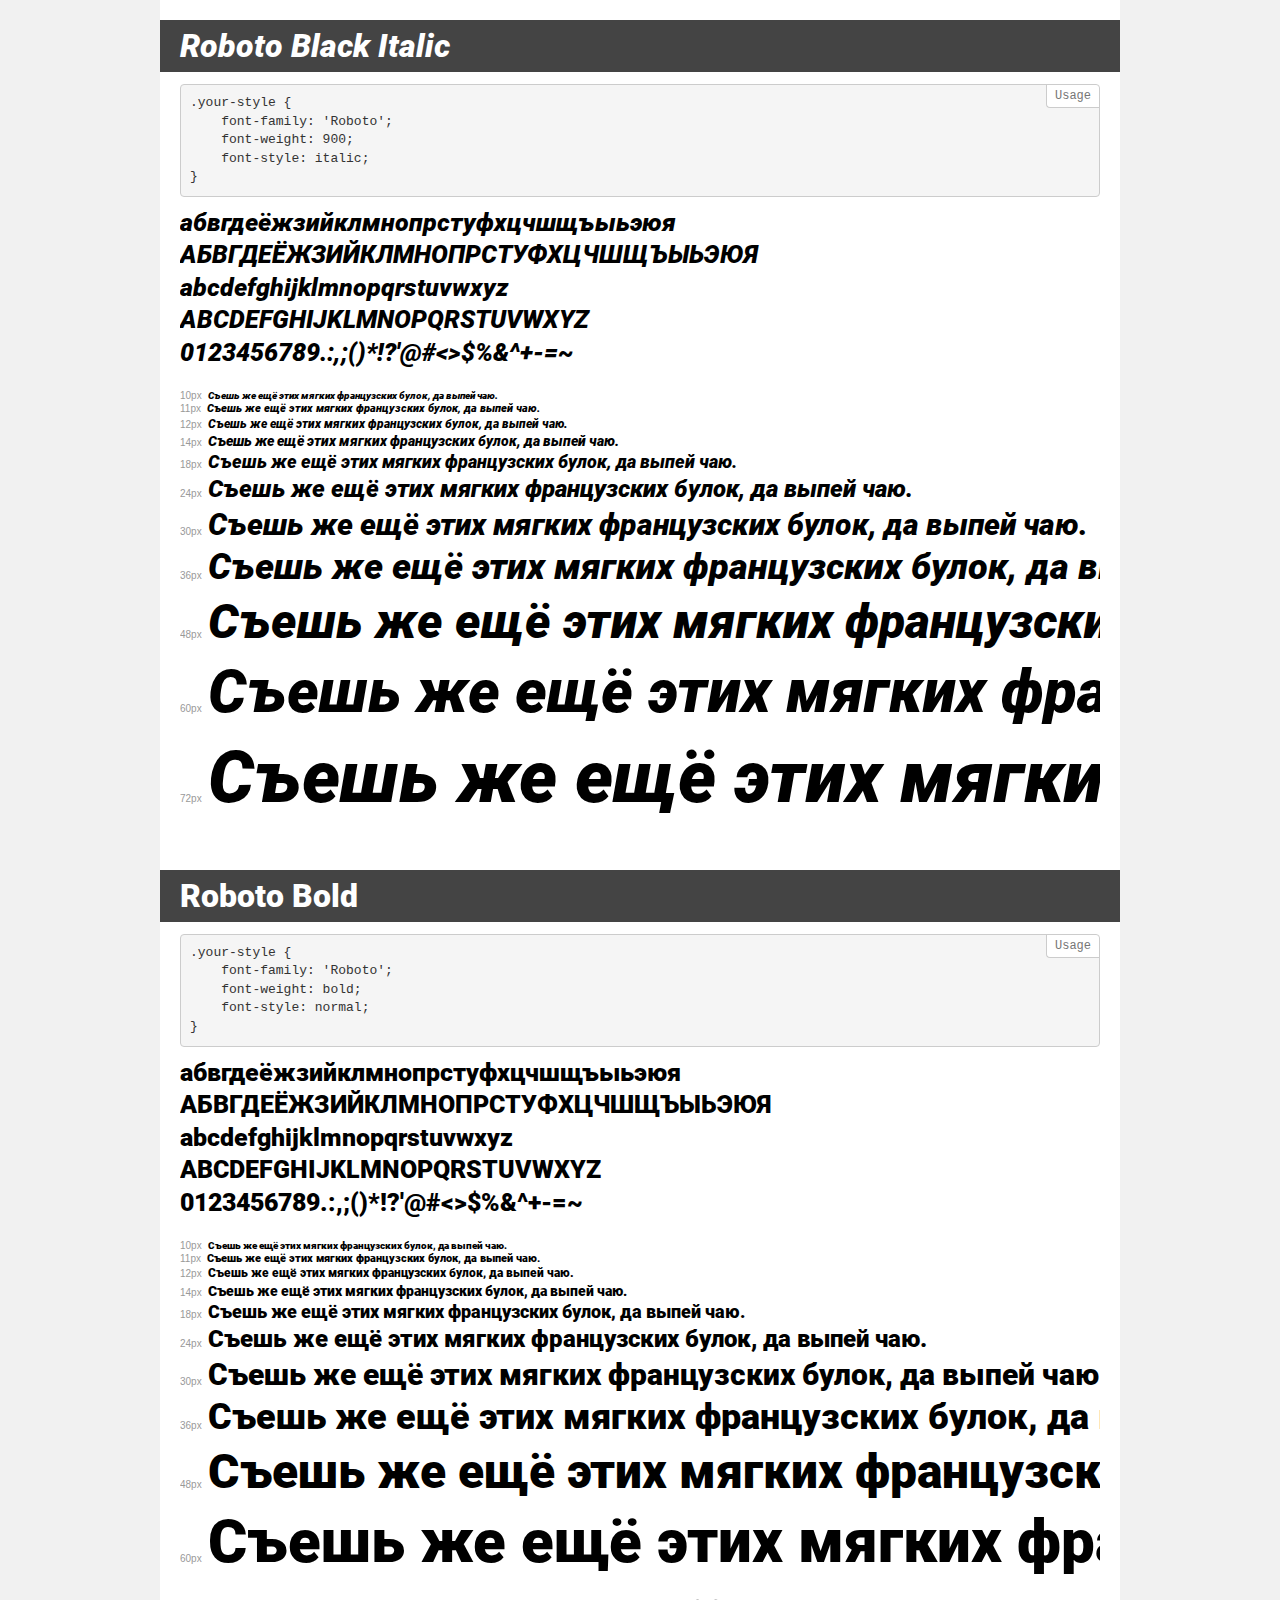
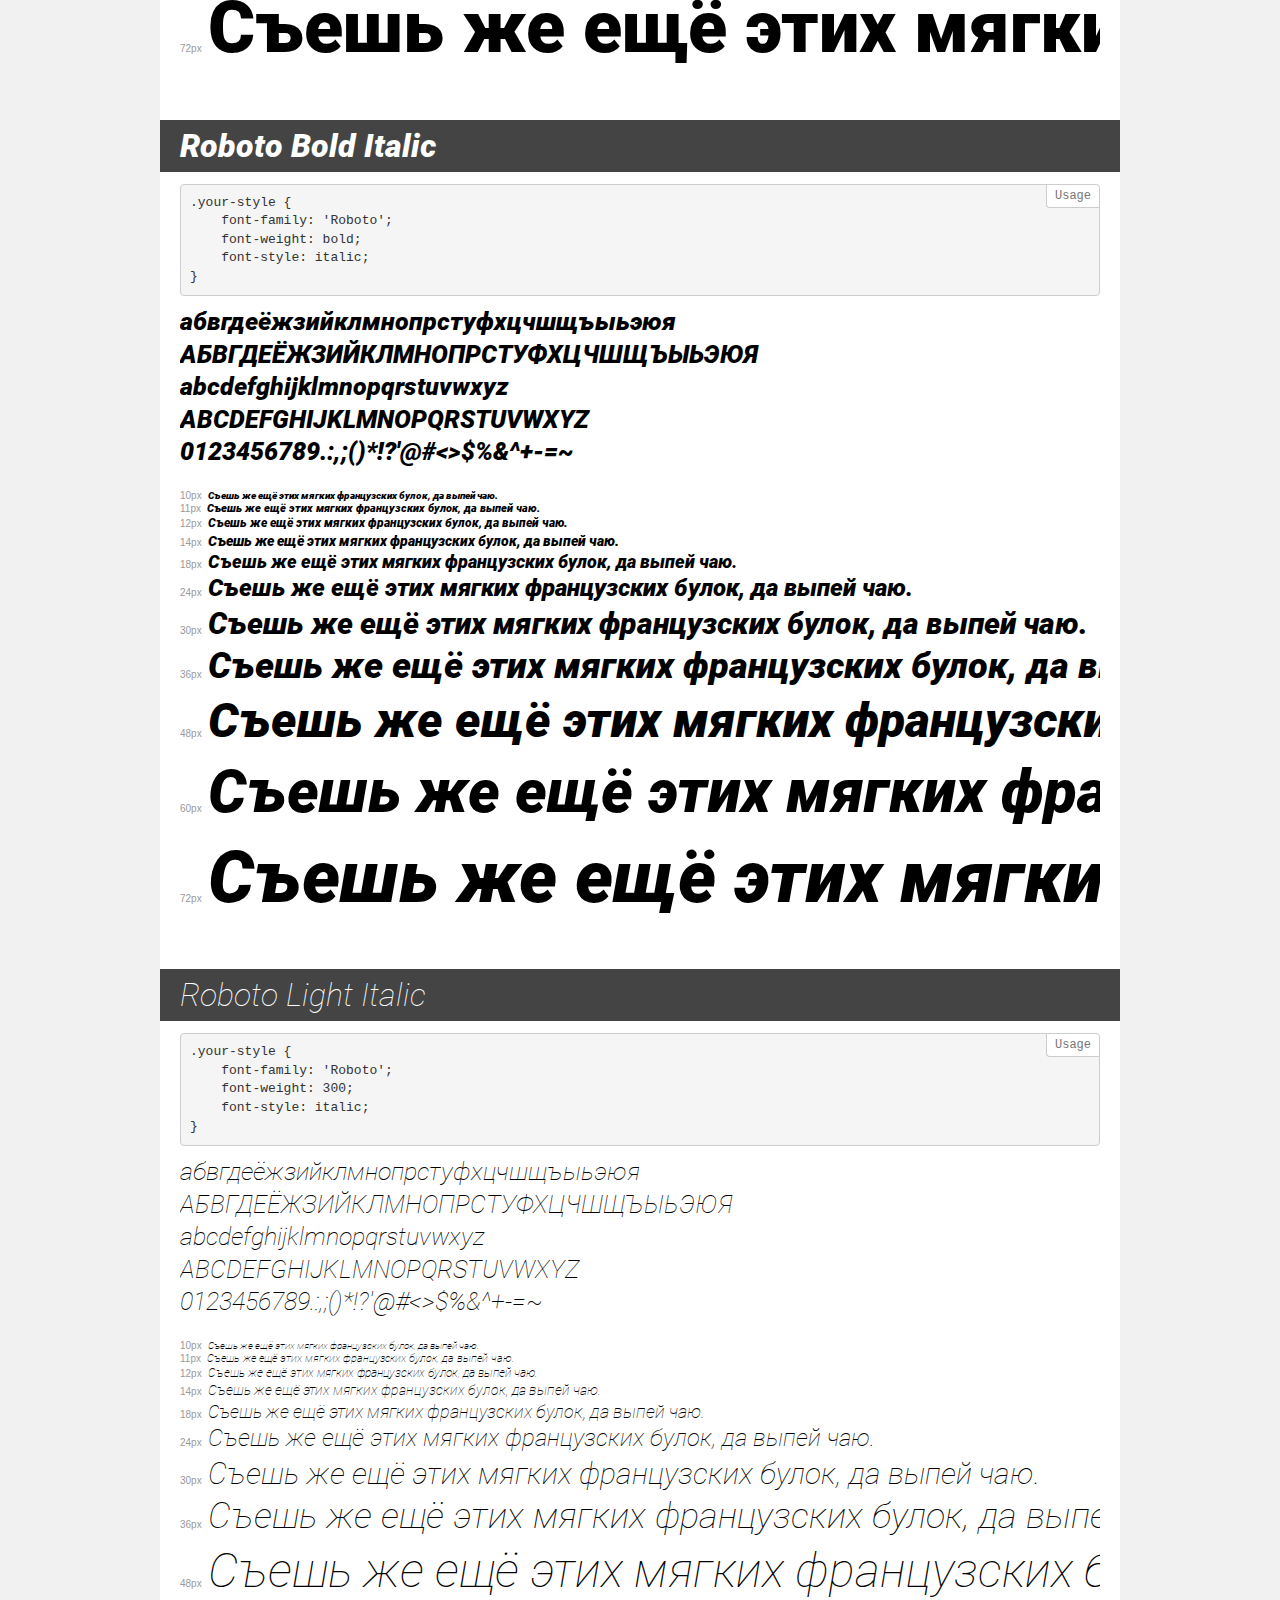
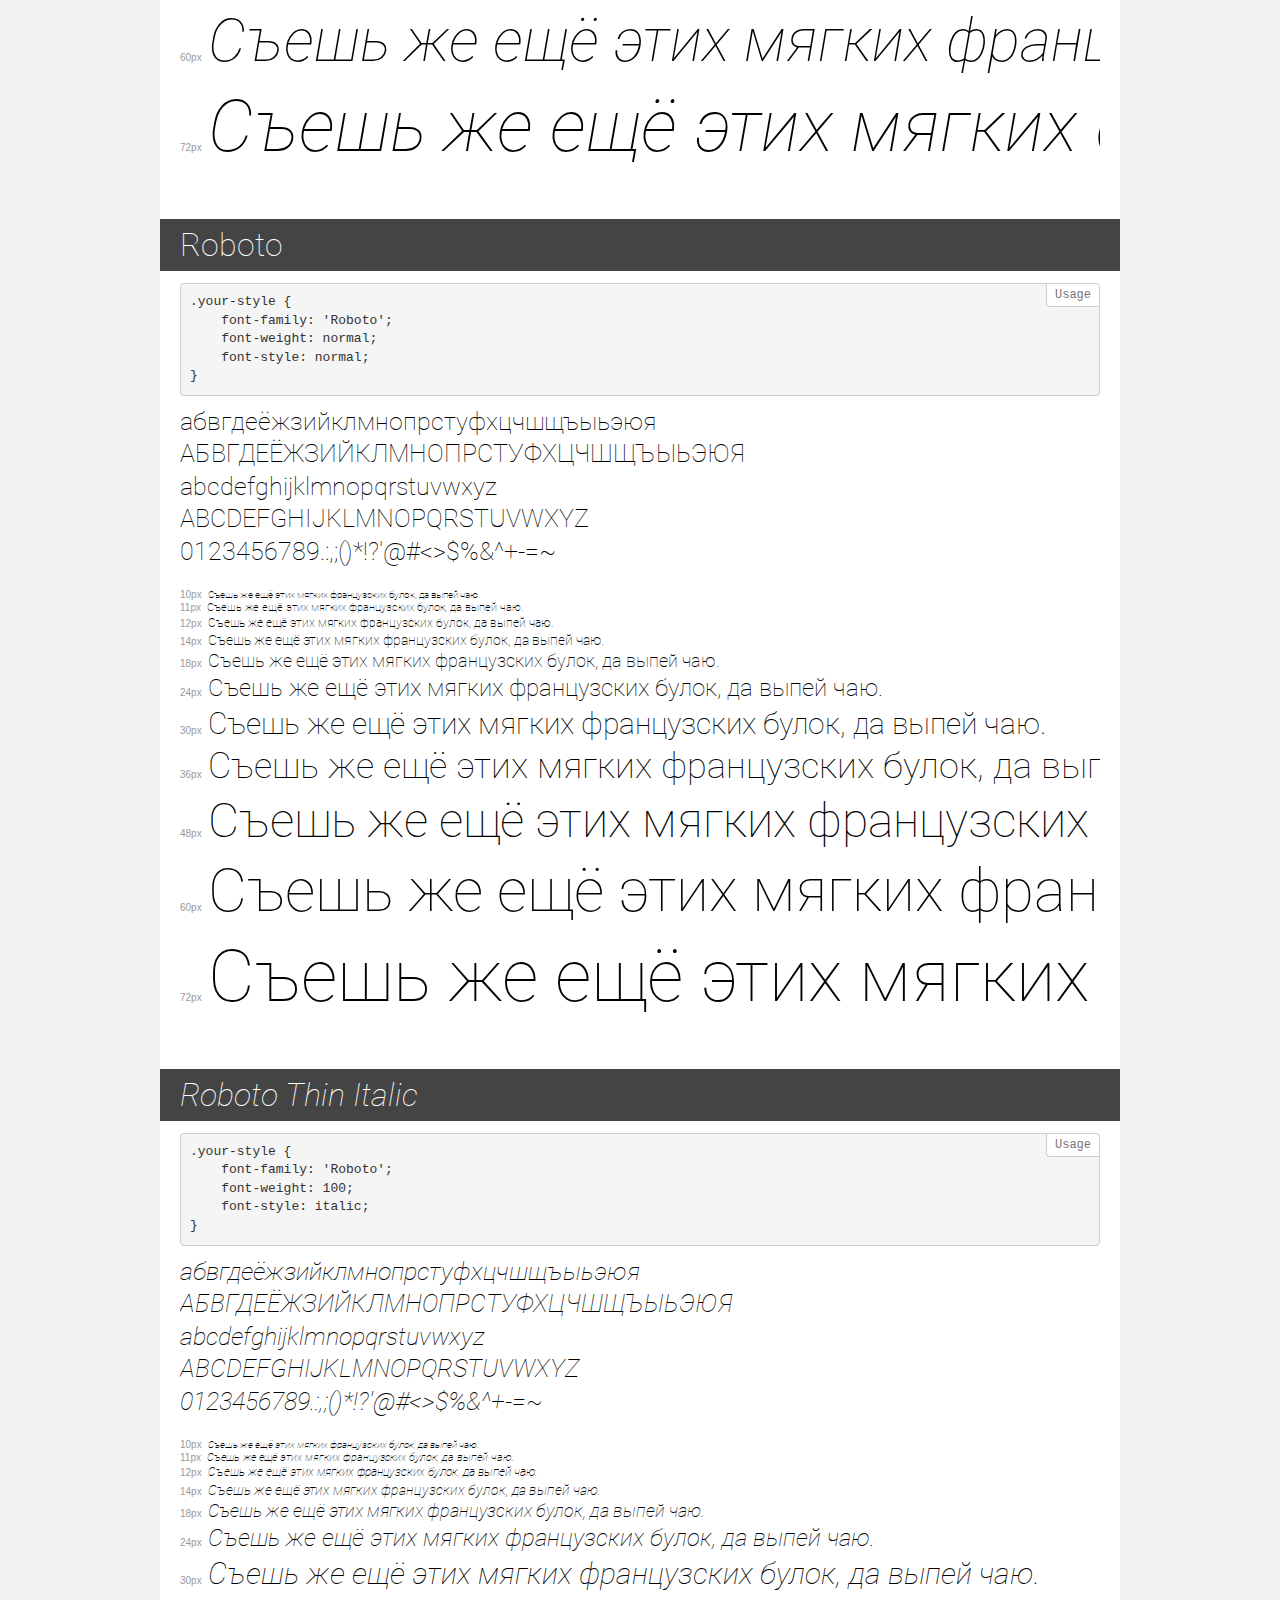
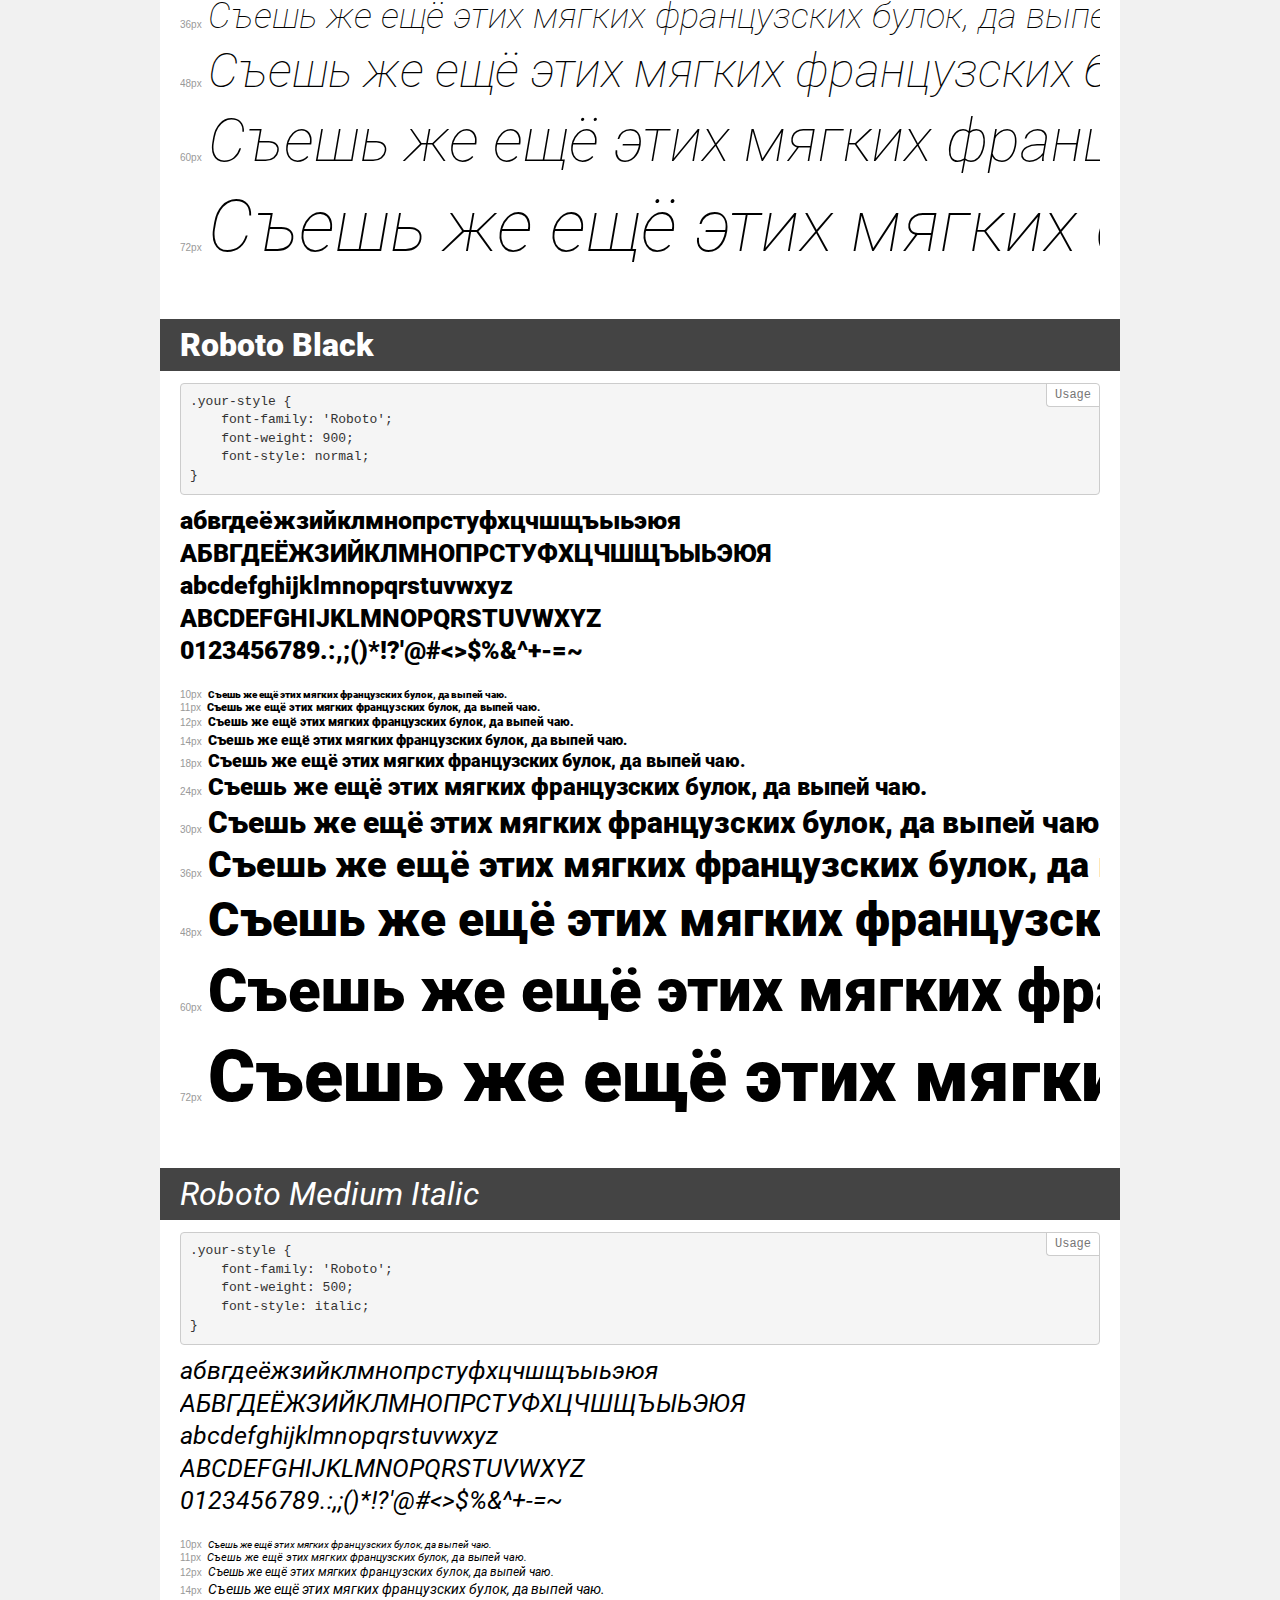
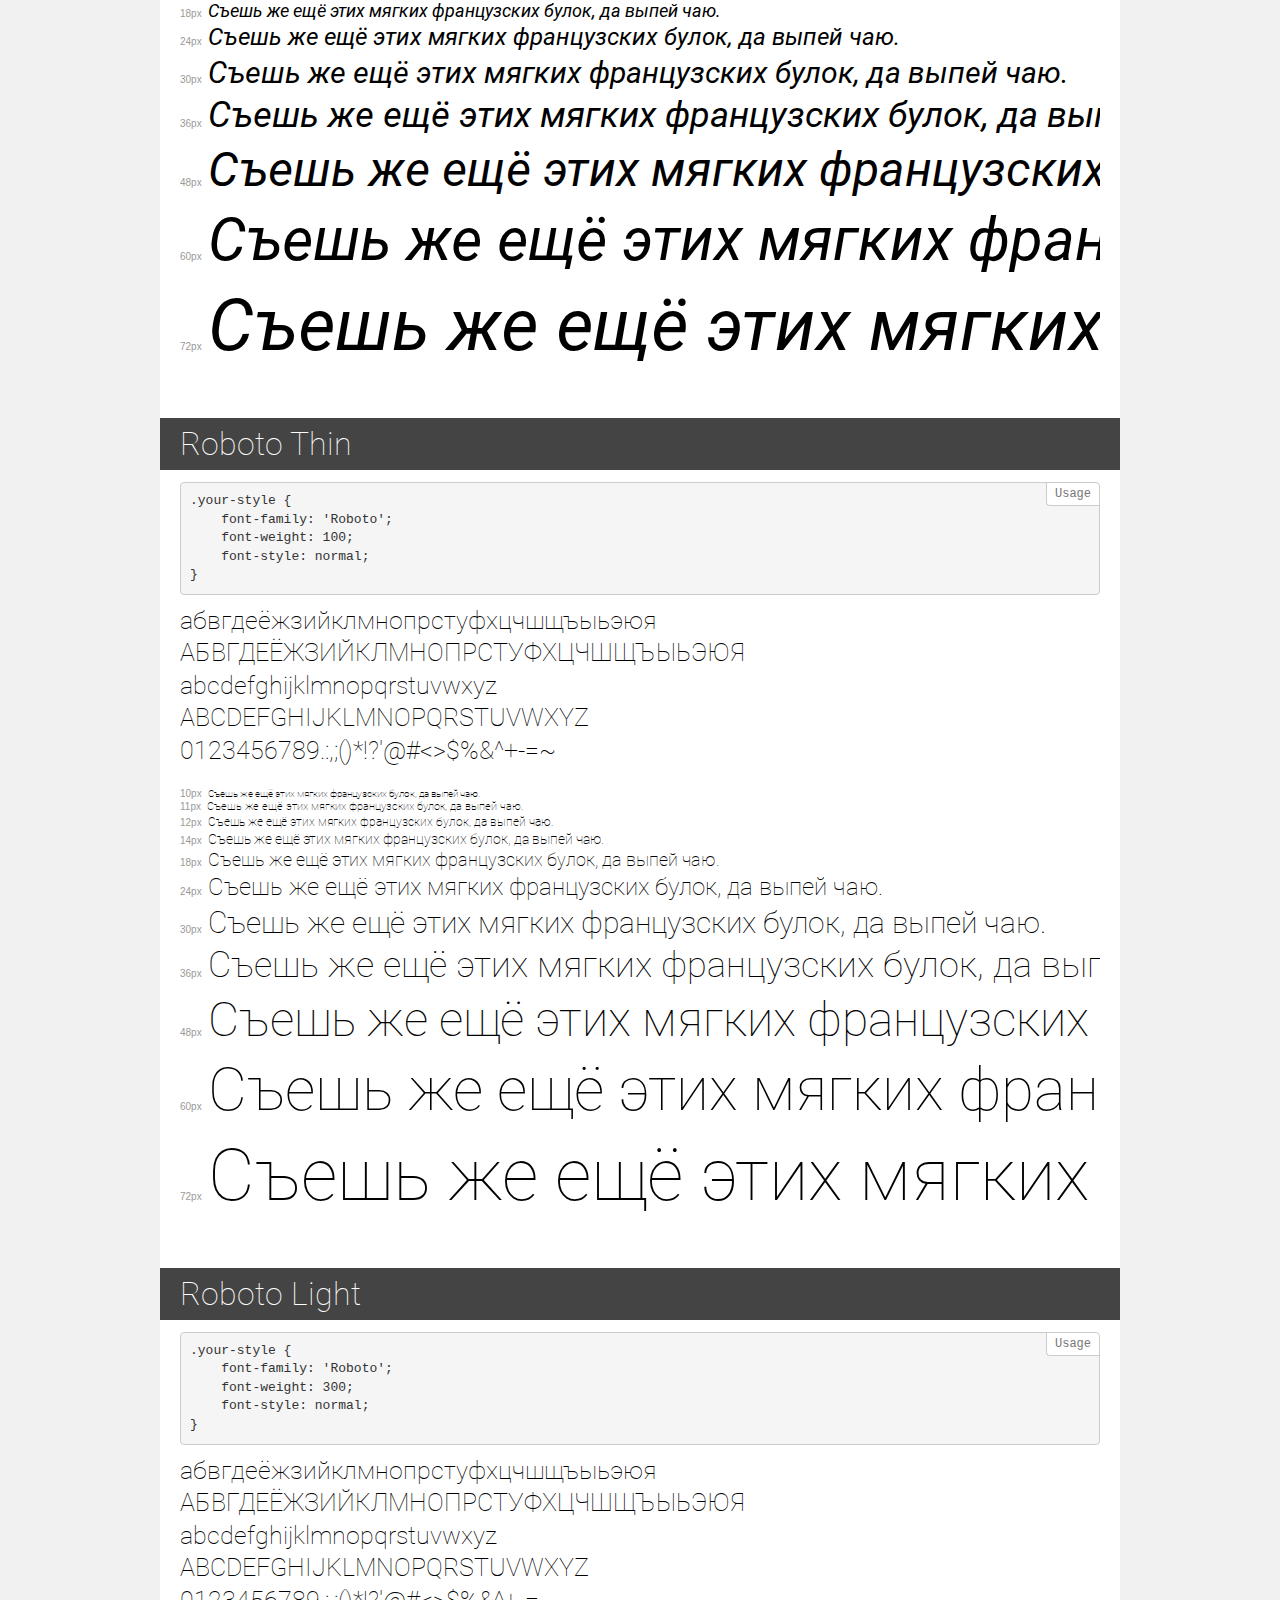
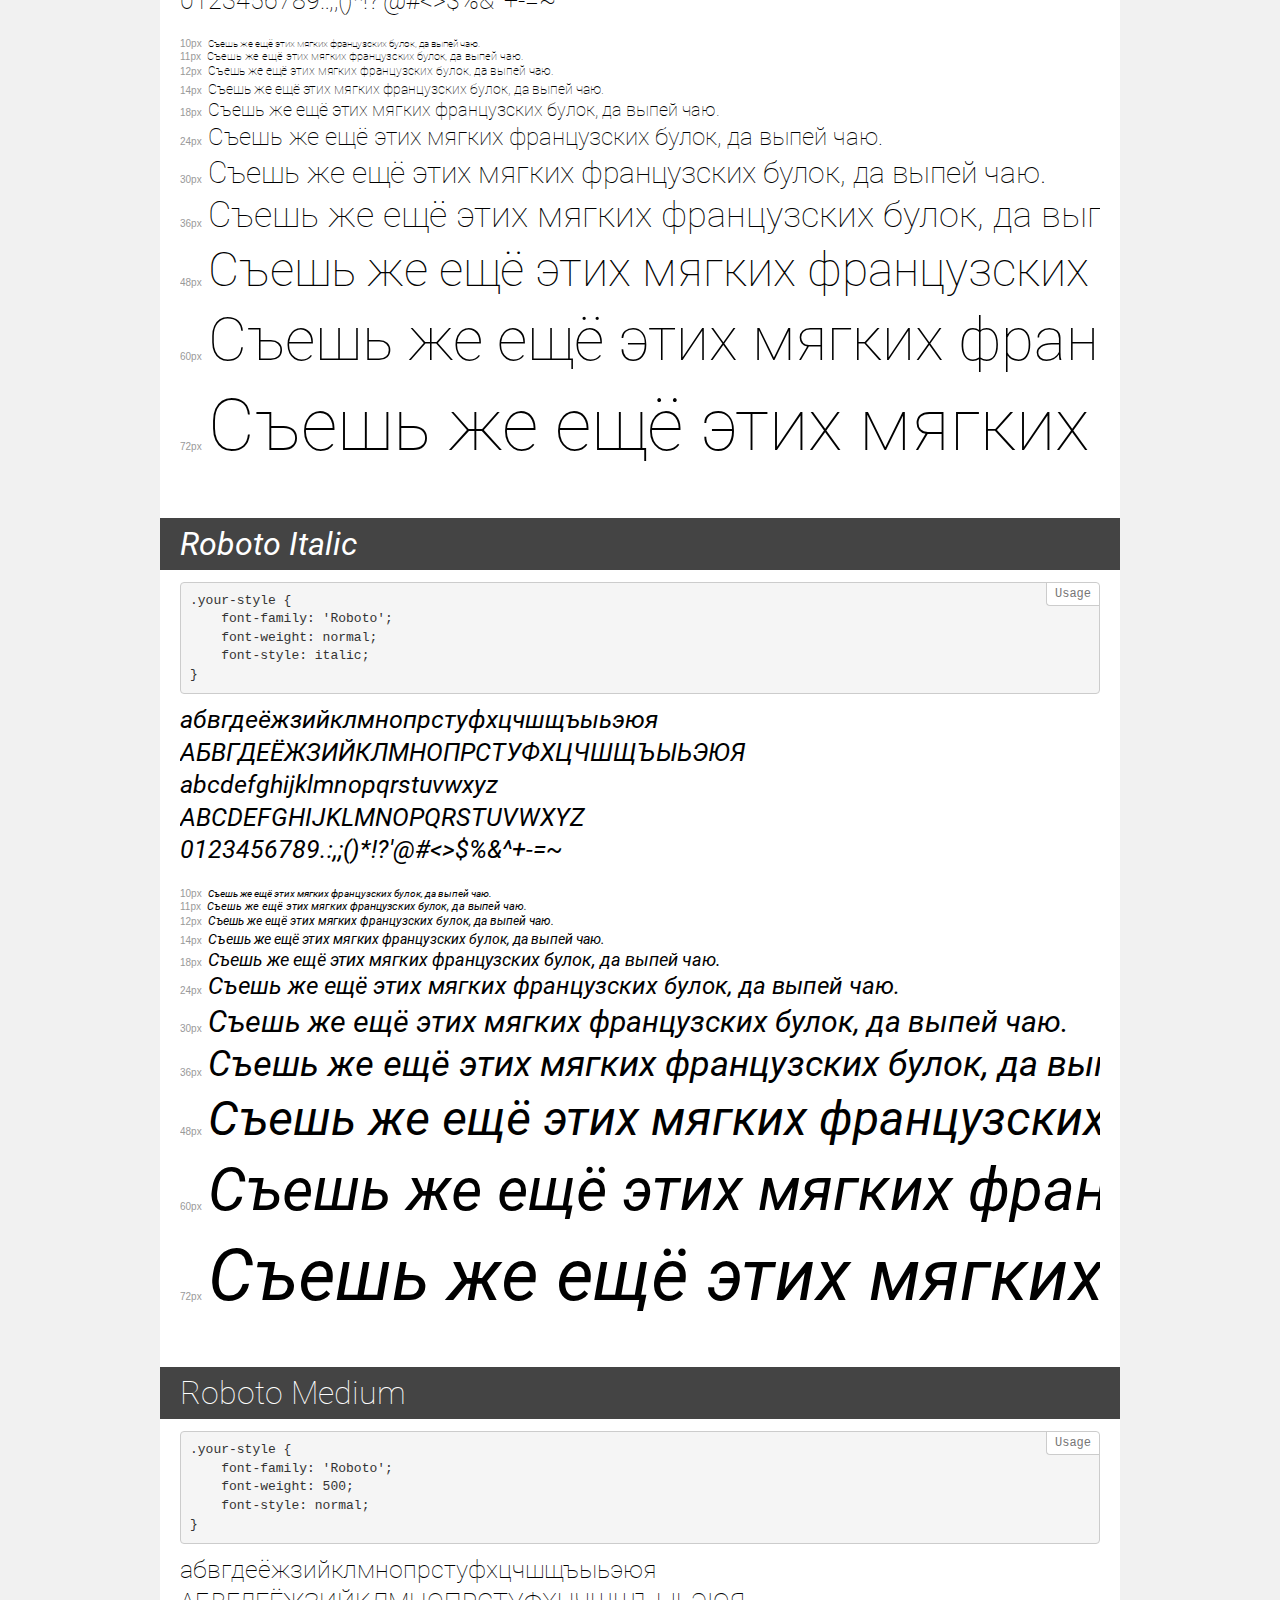
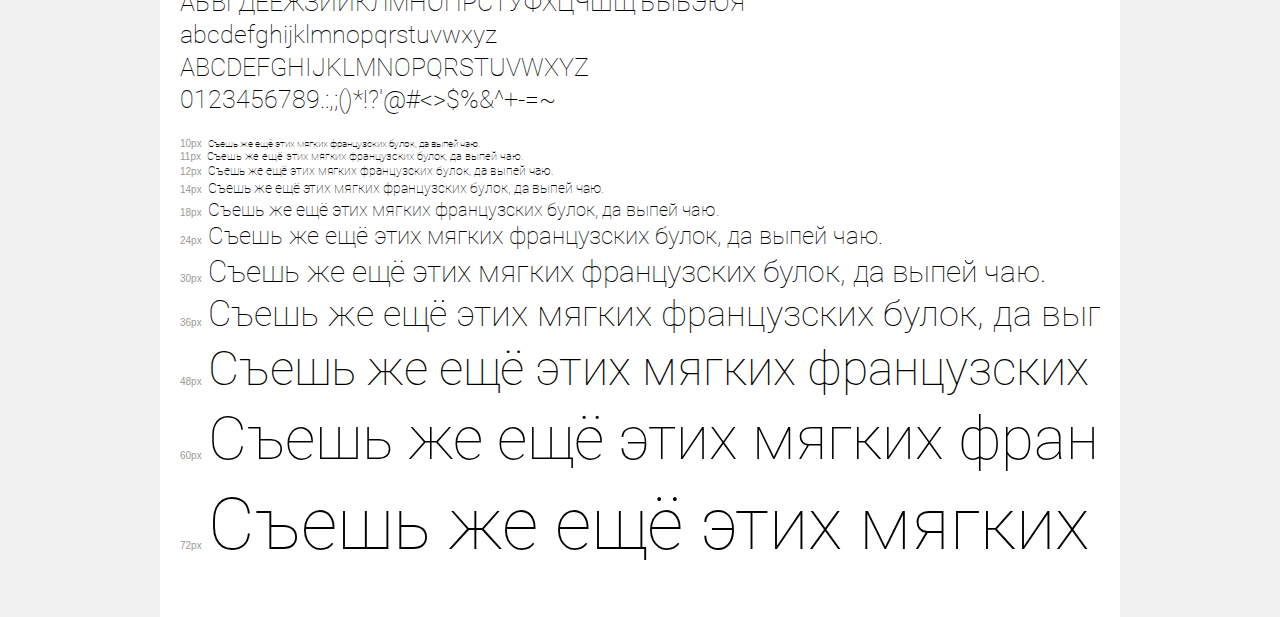
<file: roboto 3/demo.html>
<!DOCTYPE html>
<html>
<head>
    <meta charset="utf-8">
    <meta http-equiv="X-UA-Compatible" content="IE=edge">
    <meta name="viewport" content="width=device-width, initial-scale=1">
    <meta name="robots" content="noindex, noarchive">
    <meta name="format-detection" content="telephone=no">
    <title>Transfonter demo</title>
    <link href="stylesheet.css" rel="stylesheet">
    <style>
        /*
        http://meyerweb.com/eric/tools/css/reset/
        v2.0 | 20110126
        License: none (public domain)
        */
        html, body, div, span, applet, object, iframe,
        h1, h2, h3, h4, h5, h6, p, blockquote, pre,
        a, abbr, acronym, address, big, cite, code,
        del, dfn, em, img, ins, kbd, q, s, samp,
        small, strike, strong, sub, sup, tt, var,
        b, u, i, center,
        dl, dt, dd, ol, ul, li,
        fieldset, form, label, legend,
        table, caption, tbody, tfoot, thead, tr, th, td,
        article, aside, canvas, details, embed,
        figure, figcaption, footer, header, hgroup,
        menu, nav, output, ruby, section, summary,
        time, mark, audio, video {
            margin: 0;
            padding: 0;
            border: 0;
            font-size: 100%;
            font: inherit;
            vertical-align: baseline;
        }
        /* HTML5 display-role reset for older browsers */
        article, aside, details, figcaption, figure,
        footer, header, hgroup, menu, nav, section {
            display: block;
        }
        body {
            line-height: 1;
        }
        ol, ul {
            list-style: none;
        }
        blockquote, q {
            quotes: none;
        }
        blockquote:before, blockquote:after,
        q:before, q:after {
            content: '';
            content: none;
        }
        table {
            border-collapse: collapse;
            border-spacing: 0;
        }
        /* common styles */
        body {
            background: #f1f1f1;
            color: #000;
        }
        .page {
            background: #fff;
            width: 920px;
            margin: 0 auto;
            padding: 20px 20px 0 20px;
            overflow: hidden;
        }
        .font-container {
            overflow-x: auto;
            overflow-y: hidden;
            margin-bottom: 40px;
            line-height: 1.3;
            white-space: nowrap;
            padding-bottom: 5px;
        }
        h1 {
            position: relative;
            background: #444;
            font-size: 32px;
            color: #fff;
            padding: 10px 20px;
            margin: 0 -20px 12px -20px;
        }
        .letters {
            font-size: 25px;
            margin-bottom: 20px;
        }
        .s10:before {
            content: '10px';
        }
        .s11:before {
            content: '11px';
        }
        .s12:before {
            content: '12px';
        }
        .s14:before {
            content: '14px';
        }
        .s18:before {
            content: '18px';
        }
        .s24:before {
            content: '24px';
        }
        .s30:before {
            content: '30px';
        }
        .s36:before {
            content: '36px';
        }
        .s48:before {
            content: '48px';
        }
        .s60:before {
            content: '60px';
        }
        .s72:before {
            content: '72px';
        }
        .s10:before, .s11:before, .s12:before, .s14:before,
        .s18:before, .s24:before, .s30:before, .s36:before,
        .s48:before, .s60:before, .s72:before {
            font-family: Arial, sans-serif;
            font-size: 10px;
            font-weight: normal;
            font-style: normal;
            color: #999;
            padding-right: 6px;
        }
        pre {
            display: block;
            position: relative;
            padding: 9px;
            margin: 0 0 10px;
            font-family: Monaco, Menlo, Consolas, "Courier New", monospace !important;
            font-size: 13px;
            line-height: 1.428571429;
            color: #333;
            font-weight: normal !important;
            font-style: normal !important;
            background-color: #f5f5f5;
            border: 1px solid #ccc;
            overflow-x: auto;
            border-radius: 4px;
        }
        pre:after {
            display: block;
            position: absolute;
            right: 0;
            top: 0;
            content: 'Usage';
            line-height: 1;
            padding: 5px 8px;
            font-size: 12px;
            color: #767676;
            background-color: #fff;
            border: 1px solid #ccc;
            border-right: none;
            border-top: none;
            border-radius: 0 4px 0 4px;
            z-index: 10;
        }
        /* responsive */
        @media (max-width: 959px) {
            .page {
                width: auto;
                margin: 0;
            }
        }
    </style>
</head>
<body>
<div class="page">
    <div class="demo" style="font-family: 'Roboto'; font-weight: 900; font-style: italic;">
        <h1>Roboto Black Italic</h1>
        <pre>.your-style {
    font-family: 'Roboto';
    font-weight: 900;
    font-style: italic;
}</pre>
        <div class="font-container">
            <p class="letters">
                абвгдеёжзийклмнопрстуфхцчшщъыьэюя<br>
АБВГДЕЁЖЗИЙКЛМНОПРСТУФХЦЧШЩЪЫЬЭЮЯ<br>
abcdefghijklmnopqrstuvwxyz<br>
ABCDEFGHIJKLMNOPQRSTUVWXYZ<br>
                0123456789.:,;()*!?'@#<>$%&^+-=~
            </p>
            <p class="s10" style="font-size: 10px;">Съешь же ещё этих мягких французских булок, да выпей чаю.</p>
            <p class="s11" style="font-size: 11px;">Съешь же ещё этих мягких французских булок, да выпей чаю.</p>
            <p class="s12" style="font-size: 12px;">Съешь же ещё этих мягких французских булок, да выпей чаю.</p>
            <p class="s14" style="font-size: 14px;">Съешь же ещё этих мягких французских булок, да выпей чаю.</p>
            <p class="s18" style="font-size: 18px;">Съешь же ещё этих мягких французских булок, да выпей чаю.</p>
            <p class="s24" style="font-size: 24px;">Съешь же ещё этих мягких французских булок, да выпей чаю.</p>
            <p class="s30" style="font-size: 30px;">Съешь же ещё этих мягких французских булок, да выпей чаю.</p>
            <p class="s36" style="font-size: 36px;">Съешь же ещё этих мягких французских булок, да выпей чаю.</p>
            <p class="s48" style="font-size: 48px;">Съешь же ещё этих мягких французских булок, да выпей чаю.</p>
            <p class="s60" style="font-size: 60px;">Съешь же ещё этих мягких французских булок, да выпей чаю.</p>
            <p class="s72" style="font-size: 72px;">Съешь же ещё этих мягких французских булок, да выпей чаю.</p>
        </div>
    </div>
    <div class="demo" style="font-family: 'Roboto'; font-weight: bold; font-style: normal;">
        <h1>Roboto Bold</h1>
        <pre>.your-style {
    font-family: 'Roboto';
    font-weight: bold;
    font-style: normal;
}</pre>
        <div class="font-container">
            <p class="letters">
                абвгдеёжзийклмнопрстуфхцчшщъыьэюя<br>
АБВГДЕЁЖЗИЙКЛМНОПРСТУФХЦЧШЩЪЫЬЭЮЯ<br>
abcdefghijklmnopqrstuvwxyz<br>
ABCDEFGHIJKLMNOPQRSTUVWXYZ<br>
                0123456789.:,;()*!?'@#<>$%&^+-=~
            </p>
            <p class="s10" style="font-size: 10px;">Съешь же ещё этих мягких французских булок, да выпей чаю.</p>
            <p class="s11" style="font-size: 11px;">Съешь же ещё этих мягких французских булок, да выпей чаю.</p>
            <p class="s12" style="font-size: 12px;">Съешь же ещё этих мягких французских булок, да выпей чаю.</p>
            <p class="s14" style="font-size: 14px;">Съешь же ещё этих мягких французских булок, да выпей чаю.</p>
            <p class="s18" style="font-size: 18px;">Съешь же ещё этих мягких французских булок, да выпей чаю.</p>
            <p class="s24" style="font-size: 24px;">Съешь же ещё этих мягких французских булок, да выпей чаю.</p>
            <p class="s30" style="font-size: 30px;">Съешь же ещё этих мягких французских булок, да выпей чаю.</p>
            <p class="s36" style="font-size: 36px;">Съешь же ещё этих мягких французских булок, да выпей чаю.</p>
            <p class="s48" style="font-size: 48px;">Съешь же ещё этих мягких французских булок, да выпей чаю.</p>
            <p class="s60" style="font-size: 60px;">Съешь же ещё этих мягких французских булок, да выпей чаю.</p>
            <p class="s72" style="font-size: 72px;">Съешь же ещё этих мягких французских булок, да выпей чаю.</p>
        </div>
    </div>
    <div class="demo" style="font-family: 'Roboto'; font-weight: bold; font-style: italic;">
        <h1>Roboto Bold Italic</h1>
        <pre>.your-style {
    font-family: 'Roboto';
    font-weight: bold;
    font-style: italic;
}</pre>
        <div class="font-container">
            <p class="letters">
                абвгдеёжзийклмнопрстуфхцчшщъыьэюя<br>
АБВГДЕЁЖЗИЙКЛМНОПРСТУФХЦЧШЩЪЫЬЭЮЯ<br>
abcdefghijklmnopqrstuvwxyz<br>
ABCDEFGHIJKLMNOPQRSTUVWXYZ<br>
                0123456789.:,;()*!?'@#<>$%&^+-=~
            </p>
            <p class="s10" style="font-size: 10px;">Съешь же ещё этих мягких французских булок, да выпей чаю.</p>
            <p class="s11" style="font-size: 11px;">Съешь же ещё этих мягких французских булок, да выпей чаю.</p>
            <p class="s12" style="font-size: 12px;">Съешь же ещё этих мягких французских булок, да выпей чаю.</p>
            <p class="s14" style="font-size: 14px;">Съешь же ещё этих мягких французских булок, да выпей чаю.</p>
            <p class="s18" style="font-size: 18px;">Съешь же ещё этих мягких французских булок, да выпей чаю.</p>
            <p class="s24" style="font-size: 24px;">Съешь же ещё этих мягких французских булок, да выпей чаю.</p>
            <p class="s30" style="font-size: 30px;">Съешь же ещё этих мягких французских булок, да выпей чаю.</p>
            <p class="s36" style="font-size: 36px;">Съешь же ещё этих мягких французских булок, да выпей чаю.</p>
            <p class="s48" style="font-size: 48px;">Съешь же ещё этих мягких французских булок, да выпей чаю.</p>
            <p class="s60" style="font-size: 60px;">Съешь же ещё этих мягких французских булок, да выпей чаю.</p>
            <p class="s72" style="font-size: 72px;">Съешь же ещё этих мягких французских булок, да выпей чаю.</p>
        </div>
    </div>
    <div class="demo" style="font-family: 'Roboto'; font-weight: 300; font-style: italic;">
        <h1>Roboto Light Italic</h1>
        <pre>.your-style {
    font-family: 'Roboto';
    font-weight: 300;
    font-style: italic;
}</pre>
        <div class="font-container">
            <p class="letters">
                абвгдеёжзийклмнопрстуфхцчшщъыьэюя<br>
АБВГДЕЁЖЗИЙКЛМНОПРСТУФХЦЧШЩЪЫЬЭЮЯ<br>
abcdefghijklmnopqrstuvwxyz<br>
ABCDEFGHIJKLMNOPQRSTUVWXYZ<br>
                0123456789.:,;()*!?'@#<>$%&^+-=~
            </p>
            <p class="s10" style="font-size: 10px;">Съешь же ещё этих мягких французских булок, да выпей чаю.</p>
            <p class="s11" style="font-size: 11px;">Съешь же ещё этих мягких французских булок, да выпей чаю.</p>
            <p class="s12" style="font-size: 12px;">Съешь же ещё этих мягких французских булок, да выпей чаю.</p>
            <p class="s14" style="font-size: 14px;">Съешь же ещё этих мягких французских булок, да выпей чаю.</p>
            <p class="s18" style="font-size: 18px;">Съешь же ещё этих мягких французских булок, да выпей чаю.</p>
            <p class="s24" style="font-size: 24px;">Съешь же ещё этих мягких французских булок, да выпей чаю.</p>
            <p class="s30" style="font-size: 30px;">Съешь же ещё этих мягких французских булок, да выпей чаю.</p>
            <p class="s36" style="font-size: 36px;">Съешь же ещё этих мягких французских булок, да выпей чаю.</p>
            <p class="s48" style="font-size: 48px;">Съешь же ещё этих мягких французских булок, да выпей чаю.</p>
            <p class="s60" style="font-size: 60px;">Съешь же ещё этих мягких французских булок, да выпей чаю.</p>
            <p class="s72" style="font-size: 72px;">Съешь же ещё этих мягких французских булок, да выпей чаю.</p>
        </div>
    </div>
    <div class="demo" style="font-family: 'Roboto'; font-weight: normal; font-style: normal;">
        <h1>Roboto</h1>
        <pre>.your-style {
    font-family: 'Roboto';
    font-weight: normal;
    font-style: normal;
}</pre>
        <div class="font-container">
            <p class="letters">
                абвгдеёжзийклмнопрстуфхцчшщъыьэюя<br>
АБВГДЕЁЖЗИЙКЛМНОПРСТУФХЦЧШЩЪЫЬЭЮЯ<br>
abcdefghijklmnopqrstuvwxyz<br>
ABCDEFGHIJKLMNOPQRSTUVWXYZ<br>
                0123456789.:,;()*!?'@#<>$%&^+-=~
            </p>
            <p class="s10" style="font-size: 10px;">Съешь же ещё этих мягких французских булок, да выпей чаю.</p>
            <p class="s11" style="font-size: 11px;">Съешь же ещё этих мягких французских булок, да выпей чаю.</p>
            <p class="s12" style="font-size: 12px;">Съешь же ещё этих мягких французских булок, да выпей чаю.</p>
            <p class="s14" style="font-size: 14px;">Съешь же ещё этих мягких французских булок, да выпей чаю.</p>
            <p class="s18" style="font-size: 18px;">Съешь же ещё этих мягких французских булок, да выпей чаю.</p>
            <p class="s24" style="font-size: 24px;">Съешь же ещё этих мягких французских булок, да выпей чаю.</p>
            <p class="s30" style="font-size: 30px;">Съешь же ещё этих мягких французских булок, да выпей чаю.</p>
            <p class="s36" style="font-size: 36px;">Съешь же ещё этих мягких французских булок, да выпей чаю.</p>
            <p class="s48" style="font-size: 48px;">Съешь же ещё этих мягких французских булок, да выпей чаю.</p>
            <p class="s60" style="font-size: 60px;">Съешь же ещё этих мягких французских булок, да выпей чаю.</p>
            <p class="s72" style="font-size: 72px;">Съешь же ещё этих мягких французских булок, да выпей чаю.</p>
        </div>
    </div>
    <div class="demo" style="font-family: 'Roboto'; font-weight: 100; font-style: italic;">
        <h1>Roboto Thin Italic</h1>
        <pre>.your-style {
    font-family: 'Roboto';
    font-weight: 100;
    font-style: italic;
}</pre>
        <div class="font-container">
            <p class="letters">
                абвгдеёжзийклмнопрстуфхцчшщъыьэюя<br>
АБВГДЕЁЖЗИЙКЛМНОПРСТУФХЦЧШЩЪЫЬЭЮЯ<br>
abcdefghijklmnopqrstuvwxyz<br>
ABCDEFGHIJKLMNOPQRSTUVWXYZ<br>
                0123456789.:,;()*!?'@#<>$%&^+-=~
            </p>
            <p class="s10" style="font-size: 10px;">Съешь же ещё этих мягких французских булок, да выпей чаю.</p>
            <p class="s11" style="font-size: 11px;">Съешь же ещё этих мягких французских булок, да выпей чаю.</p>
            <p class="s12" style="font-size: 12px;">Съешь же ещё этих мягких французских булок, да выпей чаю.</p>
            <p class="s14" style="font-size: 14px;">Съешь же ещё этих мягких французских булок, да выпей чаю.</p>
            <p class="s18" style="font-size: 18px;">Съешь же ещё этих мягких французских булок, да выпей чаю.</p>
            <p class="s24" style="font-size: 24px;">Съешь же ещё этих мягких французских булок, да выпей чаю.</p>
            <p class="s30" style="font-size: 30px;">Съешь же ещё этих мягких французских булок, да выпей чаю.</p>
            <p class="s36" style="font-size: 36px;">Съешь же ещё этих мягких французских булок, да выпей чаю.</p>
            <p class="s48" style="font-size: 48px;">Съешь же ещё этих мягких французских булок, да выпей чаю.</p>
            <p class="s60" style="font-size: 60px;">Съешь же ещё этих мягких французских булок, да выпей чаю.</p>
            <p class="s72" style="font-size: 72px;">Съешь же ещё этих мягких французских булок, да выпей чаю.</p>
        </div>
    </div>
    <div class="demo" style="font-family: 'Roboto'; font-weight: 900; font-style: normal;">
        <h1>Roboto Black</h1>
        <pre>.your-style {
    font-family: 'Roboto';
    font-weight: 900;
    font-style: normal;
}</pre>
        <div class="font-container">
            <p class="letters">
                абвгдеёжзийклмнопрстуфхцчшщъыьэюя<br>
АБВГДЕЁЖЗИЙКЛМНОПРСТУФХЦЧШЩЪЫЬЭЮЯ<br>
abcdefghijklmnopqrstuvwxyz<br>
ABCDEFGHIJKLMNOPQRSTUVWXYZ<br>
                0123456789.:,;()*!?'@#<>$%&^+-=~
            </p>
            <p class="s10" style="font-size: 10px;">Съешь же ещё этих мягких французских булок, да выпей чаю.</p>
            <p class="s11" style="font-size: 11px;">Съешь же ещё этих мягких французских булок, да выпей чаю.</p>
            <p class="s12" style="font-size: 12px;">Съешь же ещё этих мягких французских булок, да выпей чаю.</p>
            <p class="s14" style="font-size: 14px;">Съешь же ещё этих мягких французских булок, да выпей чаю.</p>
            <p class="s18" style="font-size: 18px;">Съешь же ещё этих мягких французских булок, да выпей чаю.</p>
            <p class="s24" style="font-size: 24px;">Съешь же ещё этих мягких французских булок, да выпей чаю.</p>
            <p class="s30" style="font-size: 30px;">Съешь же ещё этих мягких французских булок, да выпей чаю.</p>
            <p class="s36" style="font-size: 36px;">Съешь же ещё этих мягких французских булок, да выпей чаю.</p>
            <p class="s48" style="font-size: 48px;">Съешь же ещё этих мягких французских булок, да выпей чаю.</p>
            <p class="s60" style="font-size: 60px;">Съешь же ещё этих мягких французских булок, да выпей чаю.</p>
            <p class="s72" style="font-size: 72px;">Съешь же ещё этих мягких французских булок, да выпей чаю.</p>
        </div>
    </div>
    <div class="demo" style="font-family: 'Roboto'; font-weight: 500; font-style: italic;">
        <h1>Roboto Medium Italic</h1>
        <pre>.your-style {
    font-family: 'Roboto';
    font-weight: 500;
    font-style: italic;
}</pre>
        <div class="font-container">
            <p class="letters">
                абвгдеёжзийклмнопрстуфхцчшщъыьэюя<br>
АБВГДЕЁЖЗИЙКЛМНОПРСТУФХЦЧШЩЪЫЬЭЮЯ<br>
abcdefghijklmnopqrstuvwxyz<br>
ABCDEFGHIJKLMNOPQRSTUVWXYZ<br>
                0123456789.:,;()*!?'@#<>$%&^+-=~
            </p>
            <p class="s10" style="font-size: 10px;">Съешь же ещё этих мягких французских булок, да выпей чаю.</p>
            <p class="s11" style="font-size: 11px;">Съешь же ещё этих мягких французских булок, да выпей чаю.</p>
            <p class="s12" style="font-size: 12px;">Съешь же ещё этих мягких французских булок, да выпей чаю.</p>
            <p class="s14" style="font-size: 14px;">Съешь же ещё этих мягких французских булок, да выпей чаю.</p>
            <p class="s18" style="font-size: 18px;">Съешь же ещё этих мягких французских булок, да выпей чаю.</p>
            <p class="s24" style="font-size: 24px;">Съешь же ещё этих мягких французских булок, да выпей чаю.</p>
            <p class="s30" style="font-size: 30px;">Съешь же ещё этих мягких французских булок, да выпей чаю.</p>
            <p class="s36" style="font-size: 36px;">Съешь же ещё этих мягких французских булок, да выпей чаю.</p>
            <p class="s48" style="font-size: 48px;">Съешь же ещё этих мягких французских булок, да выпей чаю.</p>
            <p class="s60" style="font-size: 60px;">Съешь же ещё этих мягких французских булок, да выпей чаю.</p>
            <p class="s72" style="font-size: 72px;">Съешь же ещё этих мягких французских булок, да выпей чаю.</p>
        </div>
    </div>
    <div class="demo" style="font-family: 'Roboto'; font-weight: 100; font-style: normal;">
        <h1>Roboto Thin</h1>
        <pre>.your-style {
    font-family: 'Roboto';
    font-weight: 100;
    font-style: normal;
}</pre>
        <div class="font-container">
            <p class="letters">
                абвгдеёжзийклмнопрстуфхцчшщъыьэюя<br>
АБВГДЕЁЖЗИЙКЛМНОПРСТУФХЦЧШЩЪЫЬЭЮЯ<br>
abcdefghijklmnopqrstuvwxyz<br>
ABCDEFGHIJKLMNOPQRSTUVWXYZ<br>
                0123456789.:,;()*!?'@#<>$%&^+-=~
            </p>
            <p class="s10" style="font-size: 10px;">Съешь же ещё этих мягких французских булок, да выпей чаю.</p>
            <p class="s11" style="font-size: 11px;">Съешь же ещё этих мягких французских булок, да выпей чаю.</p>
            <p class="s12" style="font-size: 12px;">Съешь же ещё этих мягких французских булок, да выпей чаю.</p>
            <p class="s14" style="font-size: 14px;">Съешь же ещё этих мягких французских булок, да выпей чаю.</p>
            <p class="s18" style="font-size: 18px;">Съешь же ещё этих мягких французских булок, да выпей чаю.</p>
            <p class="s24" style="font-size: 24px;">Съешь же ещё этих мягких французских булок, да выпей чаю.</p>
            <p class="s30" style="font-size: 30px;">Съешь же ещё этих мягких французских булок, да выпей чаю.</p>
            <p class="s36" style="font-size: 36px;">Съешь же ещё этих мягких французских булок, да выпей чаю.</p>
            <p class="s48" style="font-size: 48px;">Съешь же ещё этих мягких французских булок, да выпей чаю.</p>
            <p class="s60" style="font-size: 60px;">Съешь же ещё этих мягких французских булок, да выпей чаю.</p>
            <p class="s72" style="font-size: 72px;">Съешь же ещё этих мягких французских булок, да выпей чаю.</p>
        </div>
    </div>
    <div class="demo" style="font-family: 'Roboto'; font-weight: 300; font-style: normal;">
        <h1>Roboto Light</h1>
        <pre>.your-style {
    font-family: 'Roboto';
    font-weight: 300;
    font-style: normal;
}</pre>
        <div class="font-container">
            <p class="letters">
                абвгдеёжзийклмнопрстуфхцчшщъыьэюя<br>
АБВГДЕЁЖЗИЙКЛМНОПРСТУФХЦЧШЩЪЫЬЭЮЯ<br>
abcdefghijklmnopqrstuvwxyz<br>
ABCDEFGHIJKLMNOPQRSTUVWXYZ<br>
                0123456789.:,;()*!?'@#<>$%&^+-=~
            </p>
            <p class="s10" style="font-size: 10px;">Съешь же ещё этих мягких французских булок, да выпей чаю.</p>
            <p class="s11" style="font-size: 11px;">Съешь же ещё этих мягких французских булок, да выпей чаю.</p>
            <p class="s12" style="font-size: 12px;">Съешь же ещё этих мягких французских булок, да выпей чаю.</p>
            <p class="s14" style="font-size: 14px;">Съешь же ещё этих мягких французских булок, да выпей чаю.</p>
            <p class="s18" style="font-size: 18px;">Съешь же ещё этих мягких французских булок, да выпей чаю.</p>
            <p class="s24" style="font-size: 24px;">Съешь же ещё этих мягких французских булок, да выпей чаю.</p>
            <p class="s30" style="font-size: 30px;">Съешь же ещё этих мягких французских булок, да выпей чаю.</p>
            <p class="s36" style="font-size: 36px;">Съешь же ещё этих мягких французских булок, да выпей чаю.</p>
            <p class="s48" style="font-size: 48px;">Съешь же ещё этих мягких французских булок, да выпей чаю.</p>
            <p class="s60" style="font-size: 60px;">Съешь же ещё этих мягких французских булок, да выпей чаю.</p>
            <p class="s72" style="font-size: 72px;">Съешь же ещё этих мягких французских булок, да выпей чаю.</p>
        </div>
    </div>
    <div class="demo" style="font-family: 'Roboto'; font-weight: normal; font-style: italic;">
        <h1>Roboto Italic</h1>
        <pre>.your-style {
    font-family: 'Roboto';
    font-weight: normal;
    font-style: italic;
}</pre>
        <div class="font-container">
            <p class="letters">
                абвгдеёжзийклмнопрстуфхцчшщъыьэюя<br>
АБВГДЕЁЖЗИЙКЛМНОПРСТУФХЦЧШЩЪЫЬЭЮЯ<br>
abcdefghijklmnopqrstuvwxyz<br>
ABCDEFGHIJKLMNOPQRSTUVWXYZ<br>
                0123456789.:,;()*!?'@#<>$%&^+-=~
            </p>
            <p class="s10" style="font-size: 10px;">Съешь же ещё этих мягких французских булок, да выпей чаю.</p>
            <p class="s11" style="font-size: 11px;">Съешь же ещё этих мягких французских булок, да выпей чаю.</p>
            <p class="s12" style="font-size: 12px;">Съешь же ещё этих мягких французских булок, да выпей чаю.</p>
            <p class="s14" style="font-size: 14px;">Съешь же ещё этих мягких французских булок, да выпей чаю.</p>
            <p class="s18" style="font-size: 18px;">Съешь же ещё этих мягких французских булок, да выпей чаю.</p>
            <p class="s24" style="font-size: 24px;">Съешь же ещё этих мягких французских булок, да выпей чаю.</p>
            <p class="s30" style="font-size: 30px;">Съешь же ещё этих мягких французских булок, да выпей чаю.</p>
            <p class="s36" style="font-size: 36px;">Съешь же ещё этих мягких французских булок, да выпей чаю.</p>
            <p class="s48" style="font-size: 48px;">Съешь же ещё этих мягких французских булок, да выпей чаю.</p>
            <p class="s60" style="font-size: 60px;">Съешь же ещё этих мягких французских булок, да выпей чаю.</p>
            <p class="s72" style="font-size: 72px;">Съешь же ещё этих мягких французских булок, да выпей чаю.</p>
        </div>
    </div>
    <div class="demo" style="font-family: 'Roboto'; font-weight: 500; font-style: normal;">
        <h1>Roboto Medium</h1>
        <pre>.your-style {
    font-family: 'Roboto';
    font-weight: 500;
    font-style: normal;
}</pre>
        <div class="font-container">
            <p class="letters">
                абвгдеёжзийклмнопрстуфхцчшщъыьэюя<br>
АБВГДЕЁЖЗИЙКЛМНОПРСТУФХЦЧШЩЪЫЬЭЮЯ<br>
abcdefghijklmnopqrstuvwxyz<br>
ABCDEFGHIJKLMNOPQRSTUVWXYZ<br>
                0123456789.:,;()*!?'@#<>$%&^+-=~
            </p>
            <p class="s10" style="font-size: 10px;">Съешь же ещё этих мягких французских булок, да выпей чаю.</p>
            <p class="s11" style="font-size: 11px;">Съешь же ещё этих мягких французских булок, да выпей чаю.</p>
            <p class="s12" style="font-size: 12px;">Съешь же ещё этих мягких французских булок, да выпей чаю.</p>
            <p class="s14" style="font-size: 14px;">Съешь же ещё этих мягких французских булок, да выпей чаю.</p>
            <p class="s18" style="font-size: 18px;">Съешь же ещё этих мягких французских булок, да выпей чаю.</p>
            <p class="s24" style="font-size: 24px;">Съешь же ещё этих мягких французских булок, да выпей чаю.</p>
            <p class="s30" style="font-size: 30px;">Съешь же ещё этих мягких французских булок, да выпей чаю.</p>
            <p class="s36" style="font-size: 36px;">Съешь же ещё этих мягких французских булок, да выпей чаю.</p>
            <p class="s48" style="font-size: 48px;">Съешь же ещё этих мягких французских булок, да выпей чаю.</p>
            <p class="s60" style="font-size: 60px;">Съешь же ещё этих мягких французских булок, да выпей чаю.</p>
            <p class="s72" style="font-size: 72px;">Съешь же ещё этих мягких французских булок, да выпей чаю.</p>
        </div>
    </div>
</div>
</body>
</html>
</file>
<file: roboto 3/stylesheet.css>
@font-face {
    font-family: 'Roboto';
    src: url('Roboto-BlackItalic.eot');
    src: local('Roboto Black Italic'), local('Roboto-BlackItalic'),
        url('Roboto-BlackItalic.eot?#iefix') format('embedded-opentype'),
        url('Roboto-BlackItalic.woff2') format('woff2'),
        url('Roboto-BlackItalic.woff') format('woff'),
        url('Roboto-BlackItalic.ttf') format('truetype');
    font-weight: 900;
    font-style: italic;
}

@font-face {
    font-family: 'bold';
    src: url('Roboto-Bold.eot');
    src: local('Roboto Bold'), local('Roboto-Bold'),
        url('Roboto-Bold.eot?#iefix') format('embedded-opentype'),
        url('Roboto-Bold.woff2') format('woff2'),
        url('Roboto-Bold.woff') format('woff'),
        url('Roboto-Bold.ttf') format('truetype');
    font-weight: bold;
    font-style: normal;
}

@font-face {
    font-family: 'bold-it';
    src: url('Roboto-BoldItalic.eot');
    src: local('Roboto Bold Italic'), local('Roboto-BoldItalic'),
        url('Roboto-BoldItalic.eot?#iefix') format('embedded-opentype'),
        url('Roboto-BoldItalic.woff2') format('woff2'),
        url('Roboto-BoldItalic.woff') format('woff'),
        url('Roboto-BoldItalic.ttf') format('truetype');
    font-weight: bold;
    font-style: italic;
}

@font-face {
    font-family: 'italic';
    src: url('Roboto-LightItalic.eot');
    src: local('Roboto Light Italic'), local('Roboto-LightItalic'),
        url('Roboto-LightItalic.eot?#iefix') format('embedded-opentype'),
        url('Roboto-LightItalic.woff2') format('woff2'),
        url('Roboto-LightItalic.woff') format('woff'),
        url('Roboto-LightItalic.ttf') format('truetype');
    font-weight: 300;
    font-style: italic;
}

@font-face {
    font-family: 'regular';
    src: url('Roboto-Regular.eot');
    src: local('Roboto'), local('Roboto-Regular'),
        url('Roboto-Regular.eot?#iefix') format('embedded-opentype'),
        url('Roboto-Regular.woff2') format('woff2'),
        url('Roboto-Regular.woff') format('woff'),
        url('Roboto-Regular.ttf') format('truetype');
    font-weight: normal;
    font-style: normal;
}

@font-face {
    font-family: 'Roboto';
    src: url('Roboto-ThinItalic.eot');
    src: local('Roboto Thin Italic'), local('Roboto-ThinItalic'),
        url('Roboto-ThinItalic.eot?#iefix') format('embedded-opentype'),
        url('Roboto-ThinItalic.woff2') format('woff2'),
        url('Roboto-ThinItalic.woff') format('woff'),
        url('Roboto-ThinItalic.ttf') format('truetype');
    font-weight: 100;
    font-style: italic;
}

@font-face {
    font-family: 'Roboto';
    src: url('Roboto-Black.eot');
    src: local('Roboto Black'), local('Roboto-Black'),
        url('Roboto-Black.eot?#iefix') format('embedded-opentype'),
        url('Roboto-Black.woff2') format('woff2'),
        url('Roboto-Black.woff') format('woff'),
        url('Roboto-Black.ttf') format('truetype');
    font-weight: 900;
    font-style: normal;
}

@font-face {
    font-family: 'medium';
    src: url('Roboto-MediumItalic.eot');
    src: local('Roboto Medium Italic'), local('Roboto-MediumItalic'),
        url('Roboto-MediumItalic.eot?#iefix') format('embedded-opentype'),
        url('Roboto-MediumItalic.woff2') format('woff2'),
        url('Roboto-MediumItalic.woff') format('woff'),
        url('Roboto-MediumItalic.ttf') format('truetype');
    font-weight: 500;
    font-style: italic;
}

@font-face {
    font-family: 'Roboto';
    src: url('Roboto-Thin.eot');
    src: local('Roboto Thin'), local('Roboto-Thin'),
        url('Roboto-Thin.eot?#iefix') format('embedded-opentype'),
        url('Roboto-Thin.woff2') format('woff2'),
        url('Roboto-Thin.woff') format('woff'),
        url('Roboto-Thin.ttf') format('truetype');
    font-weight: 100;
    font-style: normal;
}

@font-face {
    font-family: 'light';
    src: url('Roboto-Light.eot');
    src: local('Roboto Light'), local('Roboto-Light'),
        url('Roboto-Light.eot?#iefix') format('embedded-opentype'),
        url('Roboto-Light.woff2') format('woff2'),
        url('Roboto-Light.woff') format('woff'),
        url('Roboto-Light.ttf') format('truetype');
    font-weight: 300;
    font-style: normal;
}

@font-face {
    font-family: 'Roboto';
    src: url('Roboto-Italic.eot');
    src: local('Roboto Italic'), local('Roboto-Italic'),
        url('Roboto-Italic.eot?#iefix') format('embedded-opentype'),
        url('Roboto-Italic.woff2') format('woff2'),
        url('Roboto-Italic.woff') format('woff'),
        url('Roboto-Italic.ttf') format('truetype');
    font-weight: normal;
    font-style: italic;
}

@font-face {
    font-family: 'medium';
    src: url('Roboto-Medium.eot');
    src: local('Roboto Medium'), local('Roboto-Medium'),
        url('Roboto-Medium.eot?#iefix') format('embedded-opentype'),
        url('Roboto-Medium.woff2') format('woff2'),
        url('Roboto-Medium.woff') format('woff'),
        url('Roboto-Medium.ttf') format('truetype');
    font-weight: 500;
    font-style: normal;
}
</file>
<file: Futura face/stylesheet.css>
@font-face {
    font-family: 'Futura Hv BT';
    src: url('FuturaBT-HeavyItalic.woff2') format('woff2'),
        url('FuturaBT-HeavyItalic.woff') format('woff');
    font-weight: 900;
    font-style: italic;
    font-display: swap;
}

@font-face {
    font-family: 'Futura XBlk BT';
    src: url('FuturaBT-ExtraBlack.woff2') format('woff2'),
        url('FuturaBT-ExtraBlack.woff') format('woff');
    font-weight: 900;
    font-style: normal;
    font-display: swap;
}

@font-face {
    font-family: 'Futura Bk BT';
    src: url('FuturaBT-Book.woff2') format('woff2'),
        url('FuturaBT-Book.woff') format('woff');
    font-weight: normal;
    font-style: normal;
    font-display: swap;
}

@font-face {
    font-family: 'Futura Bk BT';
    src: url('FuturaBT-BookItalic.woff2') format('woff2'),
        url('FuturaBT-BookItalic.woff') format('woff');
    font-weight: normal;
    font-style: italic;
    font-display: swap;
}

@font-face {
    font-family: 'Futura Lt BT';
    src: url('FuturaBT-LightItalic.woff2') format('woff2'),
        url('FuturaBT-LightItalic.woff') format('woff');
    font-weight: 300;
    font-style: italic;
    font-display: swap;
}

@font-face {
    font-family: 'Futura LtCn BT';
    src: url('FuturaBT-LightCondensed.woff2') format('woff2'),
        url('FuturaBT-LightCondensed.woff') format('woff');
    font-weight: 300;
    font-style: normal;
    font-display: swap;
}

@font-face {
    font-family: 'Futura Md BT';
    src: url('FuturaBT-BoldItalic.woff2') format('woff2'),
        url('FuturaBT-BoldItalic.woff') format('woff');
    font-weight: bold;
    font-style: italic;
    font-display: swap;
}

@font-face {
    font-family: 'Futura Hv BT';
    src: url('FuturaBT-Heavy.woff2') format('woff2'),
        url('FuturaBT-Heavy.woff') format('woff');
    font-weight: 900;
    font-style: normal;
    font-display: swap;
}

@font-face {
    font-family: 'Futura XBlk BT';
    src: url('FuturaBT-ExtraBlack.woff2') format('woff2'),
        url('FuturaBT-ExtraBlack.woff') format('woff');
    font-weight: 900;
    font-style: normal;
    font-display: swap;
}

@font-face {
    font-family: 'Futura MdCn BT';
    src: url('FuturaBT-MediumCondensed.woff2') format('woff2'),
        url('FuturaBT-MediumCondensed.woff') format('woff');
    font-weight: 500;
    font-style: normal;
    font-display: swap;
}

@font-face {
    font-family: 'Futura Md BT';
    src: url('FuturaBT-MediumItalic.woff2') format('woff2'),
        url('FuturaBT-MediumItalic.woff') format('woff');
    font-weight: 500;
    font-style: italic;
    font-display: swap;
}

@font-face {
    font-family: 'ft-medium';
    src: url('FuturaBT-Medium.woff2') format('woff2'),
        url('FuturaBT-Medium.woff') format('woff');
    font-weight: 500;
    font-style: normal;
    font-display: swap;
}

@font-face {
    font-family: 'Futura Lt BT';
    src: url('FuturaBT-Light.woff2') format('woff2'),
        url('FuturaBT-Light.woff') format('woff');
    font-weight: 300;
    font-style: normal;
    font-display: swap;
}

@font-face {
    font-family: 'ft-bold';
    src: url('FuturaBT-BoldCondensed.woff2') format('woff2'),
        url('FuturaBT-BoldCondensed.woff') format('woff');
    font-weight: bold;
    font-style: normal;
    font-display: swap;
}

@font-face {
    font-family: 'Futura';
    src: url('Futura-Bold.woff2') format('woff2'),
        url('Futura-Bold.woff') format('woff');
    font-weight: 500;
    font-style: normal;
    font-display: swap;
}

@font-face {
    font-family: 'Futura';
    src: url('Futura-CondensedLight.woff2') format('woff2'),
        url('Futura-CondensedLight.woff') format('woff');
    font-weight: 300;
    font-style: normal;
    font-display: swap;
}
</file>
<file: fontawesome-5.7.2/css/all.min.css>
.fa,.fab,.fal,.far,.fas{-moz-osx-font-smoothing:grayscale;-webkit-font-smoothing:antialiased;display:inline-block;font-style:normal;font-variant:normal;text-rendering:auto;line-height:1}.fa-lg{font-size:1.33333em;line-height:.75em;vertical-align:-.0667em}.fa-xs{font-size:.75em}.fa-sm{font-size:.875em}.fa-1x{font-size:1em}.fa-2x{font-size:2em}.fa-3x{font-size:3em}.fa-4x{font-size:4em}.fa-5x{font-size:5em}.fa-6x{font-size:6em}.fa-7x{font-size:7em}.fa-8x{font-size:8em}.fa-9x{font-size:9em}.fa-10x{font-size:10em}.fa-fw{text-align:center;width:1.25em}.fa-ul{list-style-type:none;margin-left:2.5em;padding-left:0}.fa-ul>li{position:relative}.fa-li{left:-2em;position:absolute;text-align:center;width:2em;line-height:inherit}.fa-border{border:.08em solid #eee;border-radius:.1em;padding:.2em .25em .15em}.fa-pull-left{float:left}.fa-pull-right{float:right}.fa.fa-pull-left,.fab.fa-pull-left,.fal.fa-pull-left,.far.fa-pull-left,.fas.fa-pull-left{margin-right:.3em}.fa.fa-pull-right,.fab.fa-pull-right,.fal.fa-pull-right,.far.fa-pull-right,.fas.fa-pull-right{margin-left:.3em}.fa-spin{animation:fa-spin 2s infinite linear}.fa-pulse{animation:fa-spin 1s infinite steps(8)}@keyframes fa-spin{0%{transform:rotate(0deg)}to{transform:rotate(1turn)}}.fa-rotate-90{-ms-filter:"progid:DXImageTransform.Microsoft.BasicImage(rotation=1)";transform:rotate(90deg)}.fa-rotate-180{-ms-filter:"progid:DXImageTransform.Microsoft.BasicImage(rotation=2)";transform:rotate(180deg)}.fa-rotate-270{-ms-filter:"progid:DXImageTransform.Microsoft.BasicImage(rotation=3)";transform:rotate(270deg)}.fa-flip-horizontal{-ms-filter:"progid:DXImageTransform.Microsoft.BasicImage(rotation=0, mirror=1)";transform:scaleX(-1)}.fa-flip-vertical{transform:scaleY(-1)}.fa-flip-both,.fa-flip-horizontal.fa-flip-vertical,.fa-flip-vertical{-ms-filter:"progid:DXImageTransform.Microsoft.BasicImage(rotation=2, mirror=1)"}.fa-flip-both,.fa-flip-horizontal.fa-flip-vertical{transform:scale(-1)}:root .fa-flip-both,:root .fa-flip-horizontal,:root .fa-flip-vertical,:root .fa-rotate-90,:root .fa-rotate-180,:root .fa-rotate-270{filter:none}.fa-stack{display:inline-block;height:2em;line-height:2em;position:relative;vertical-align:middle;width:2.5em}.fa-stack-1x,.fa-stack-2x{left:0;position:absolute;text-align:center;width:100%}.fa-stack-1x{line-height:inherit}.fa-stack-2x{font-size:2em}.fa-inverse{color:#fff}.fa-500px:before{content:"\f26e"}.fa-accessible-icon:before{content:"\f368"}.fa-accusoft:before{content:"\f369"}.fa-acquisitions-incorporated:before{content:"\f6af"}.fa-ad:before{content:"\f641"}.fa-address-book:before{content:"\f2b9"}.fa-address-card:before{content:"\f2bb"}.fa-adjust:before{content:"\f042"}.fa-adn:before{content:"\f170"}.fa-adobe:before{content:"\f778"}.fa-adversal:before{content:"\f36a"}.fa-affiliatetheme:before{content:"\f36b"}.fa-air-freshener:before{content:"\f5d0"}.fa-algolia:before{content:"\f36c"}.fa-align-center:before{content:"\f037"}.fa-align-justify:before{content:"\f039"}.fa-align-left:before{content:"\f036"}.fa-align-right:before{content:"\f038"}.fa-alipay:before{content:"\f642"}.fa-allergies:before{content:"\f461"}.fa-amazon:before{content:"\f270"}.fa-amazon-pay:before{content:"\f42c"}.fa-ambulance:before{content:"\f0f9"}.fa-american-sign-language-interpreting:before{content:"\f2a3"}.fa-amilia:before{content:"\f36d"}.fa-anchor:before{content:"\f13d"}.fa-android:before{content:"\f17b"}.fa-angellist:before{content:"\f209"}.fa-angle-double-down:before{content:"\f103"}.fa-angle-double-left:before{content:"\f100"}.fa-angle-double-right:before{content:"\f101"}.fa-angle-double-up:before{content:"\f102"}.fa-angle-down:before{content:"\f107"}.fa-angle-left:before{content:"\f104"}.fa-angle-right:before{content:"\f105"}.fa-angle-up:before{content:"\f106"}.fa-angry:before{content:"\f556"}.fa-angrycreative:before{content:"\f36e"}.fa-angular:before{content:"\f420"}.fa-ankh:before{content:"\f644"}.fa-app-store:before{content:"\f36f"}.fa-app-store-ios:before{content:"\f370"}.fa-apper:before{content:"\f371"}.fa-apple:before{content:"\f179"}.fa-apple-alt:before{content:"\f5d1"}.fa-apple-pay:before{content:"\f415"}.fa-archive:before{content:"\f187"}.fa-archway:before{content:"\f557"}.fa-arrow-alt-circle-down:before{content:"\f358"}.fa-arrow-alt-circle-left:before{content:"\f359"}.fa-arrow-alt-circle-right:before{content:"\f35a"}.fa-arrow-alt-circle-up:before{content:"\f35b"}.fa-arrow-circle-down:before{content:"\f0ab"}.fa-arrow-circle-left:before{content:"\f0a8"}.fa-arrow-circle-right:before{content:"\f0a9"}.fa-arrow-circle-up:before{content:"\f0aa"}.fa-arrow-down:before{content:"\f063"}.fa-arrow-left:before{content:"\f060"}.fa-arrow-right:before{content:"\f061"}.fa-arrow-up:before{content:"\f062"}.fa-arrows-alt:before{content:"\f0b2"}.fa-arrows-alt-h:before{content:"\f337"}.fa-arrows-alt-v:before{content:"\f338"}.fa-artstation:before{content:"\f77a"}.fa-assistive-listening-systems:before{content:"\f2a2"}.fa-asterisk:before{content:"\f069"}.fa-asymmetrik:before{content:"\f372"}.fa-at:before{content:"\f1fa"}.fa-atlas:before{content:"\f558"}.fa-atlassian:before{content:"\f77b"}.fa-atom:before{content:"\f5d2"}.fa-audible:before{content:"\f373"}.fa-audio-description:before{content:"\f29e"}.fa-autoprefixer:before{content:"\f41c"}.fa-avianex:before{content:"\f374"}.fa-aviato:before{content:"\f421"}.fa-award:before{content:"\f559"}.fa-aws:before{content:"\f375"}.fa-baby:before{content:"\f77c"}.fa-baby-carriage:before{content:"\f77d"}.fa-backspace:before{content:"\f55a"}.fa-backward:before{content:"\f04a"}.fa-bacon:before{content:"\f7e5"}.fa-balance-scale:before{content:"\f24e"}.fa-ban:before{content:"\f05e"}.fa-band-aid:before{content:"\f462"}.fa-bandcamp:before{content:"\f2d5"}.fa-barcode:before{content:"\f02a"}.fa-bars:before{content:"\f0c9"}.fa-baseball-ball:before{content:"\f433"}.fa-basketball-ball:before{content:"\f434"}.fa-bath:before{content:"\f2cd"}.fa-battery-empty:before{content:"\f244"}.fa-battery-full:before{content:"\f240"}.fa-battery-half:before{content:"\f242"}.fa-battery-quarter:before{content:"\f243"}.fa-battery-three-quarters:before{content:"\f241"}.fa-bed:before{content:"\f236"}.fa-beer:before{content:"\f0fc"}.fa-behance:before{content:"\f1b4"}.fa-behance-square:before{content:"\f1b5"}.fa-bell:before{content:"\f0f3"}.fa-bell-slash:before{content:"\f1f6"}.fa-bezier-curve:before{content:"\f55b"}.fa-bible:before{content:"\f647"}.fa-bicycle:before{content:"\f206"}.fa-bimobject:before{content:"\f378"}.fa-binoculars:before{content:"\f1e5"}.fa-biohazard:before{content:"\f780"}.fa-birthday-cake:before{content:"\f1fd"}.fa-bitbucket:before{content:"\f171"}.fa-bitcoin:before{content:"\f379"}.fa-bity:before{content:"\f37a"}.fa-black-tie:before{content:"\f27e"}.fa-blackberry:before{content:"\f37b"}.fa-blender:before{content:"\f517"}.fa-blender-phone:before{content:"\f6b6"}.fa-blind:before{content:"\f29d"}.fa-blog:before{content:"\f781"}.fa-blogger:before{content:"\f37c"}.fa-blogger-b:before{content:"\f37d"}.fa-bluetooth:before{content:"\f293"}.fa-bluetooth-b:before{content:"\f294"}.fa-bold:before{content:"\f032"}.fa-bolt:before{content:"\f0e7"}.fa-bomb:before{content:"\f1e2"}.fa-bone:before{content:"\f5d7"}.fa-bong:before{content:"\f55c"}.fa-book:before{content:"\f02d"}.fa-book-dead:before{content:"\f6b7"}.fa-book-medical:before{content:"\f7e6"}.fa-book-open:before{content:"\f518"}.fa-book-reader:before{content:"\f5da"}.fa-bookmark:before{content:"\f02e"}.fa-bowling-ball:before{content:"\f436"}.fa-box:before{content:"\f466"}.fa-box-open:before{content:"\f49e"}.fa-boxes:before{content:"\f468"}.fa-braille:before{content:"\f2a1"}.fa-brain:before{content:"\f5dc"}.fa-bread-slice:before{content:"\f7ec"}.fa-briefcase:before{content:"\f0b1"}.fa-briefcase-medical:before{content:"\f469"}.fa-broadcast-tower:before{content:"\f519"}.fa-broom:before{content:"\f51a"}.fa-brush:before{content:"\f55d"}.fa-btc:before{content:"\f15a"}.fa-bug:before{content:"\f188"}.fa-building:before{content:"\f1ad"}.fa-bullhorn:before{content:"\f0a1"}.fa-bullseye:before{content:"\f140"}.fa-burn:before{content:"\f46a"}.fa-buromobelexperte:before{content:"\f37f"}.fa-bus:before{content:"\f207"}.fa-bus-alt:before{content:"\f55e"}.fa-business-time:before{content:"\f64a"}.fa-buysellads:before{content:"\f20d"}.fa-calculator:before{content:"\f1ec"}.fa-calendar:before{content:"\f133"}.fa-calendar-alt:before{content:"\f073"}.fa-calendar-check:before{content:"\f274"}.fa-calendar-day:before{content:"\f783"}.fa-calendar-minus:before{content:"\f272"}.fa-calendar-plus:before{content:"\f271"}.fa-calendar-times:before{content:"\f273"}.fa-calendar-week:before{content:"\f784"}.fa-camera:before{content:"\f030"}.fa-camera-retro:before{content:"\f083"}.fa-campground:before{content:"\f6bb"}.fa-canadian-maple-leaf:before{content:"\f785"}.fa-candy-cane:before{content:"\f786"}.fa-cannabis:before{content:"\f55f"}.fa-capsules:before{content:"\f46b"}.fa-car:before{content:"\f1b9"}.fa-car-alt:before{content:"\f5de"}.fa-car-battery:before{content:"\f5df"}.fa-car-crash:before{content:"\f5e1"}.fa-car-side:before{content:"\f5e4"}.fa-caret-down:before{content:"\f0d7"}.fa-caret-left:before{content:"\f0d9"}.fa-caret-right:before{content:"\f0da"}.fa-caret-square-down:before{content:"\f150"}.fa-caret-square-left:before{content:"\f191"}.fa-caret-square-right:before{content:"\f152"}.fa-caret-square-up:before{content:"\f151"}.fa-caret-up:before{content:"\f0d8"}.fa-carrot:before{content:"\f787"}.fa-cart-arrow-down:before{content:"\f218"}.fa-cart-plus:before{content:"\f217"}.fa-cash-register:before{content:"\f788"}.fa-cat:before{content:"\f6be"}.fa-cc-amazon-pay:before{content:"\f42d"}.fa-cc-amex:before{content:"\f1f3"}.fa-cc-apple-pay:before{content:"\f416"}.fa-cc-diners-club:before{content:"\f24c"}.fa-cc-discover:before{content:"\f1f2"}.fa-cc-jcb:before{content:"\f24b"}.fa-cc-mastercard:before{content:"\f1f1"}.fa-cc-paypal:before{content:"\f1f4"}.fa-cc-stripe:before{content:"\f1f5"}.fa-cc-visa:before{content:"\f1f0"}.fa-centercode:before{content:"\f380"}.fa-centos:before{content:"\f789"}.fa-certificate:before{content:"\f0a3"}.fa-chair:before{content:"\f6c0"}.fa-chalkboard:before{content:"\f51b"}.fa-chalkboard-teacher:before{content:"\f51c"}.fa-charging-station:before{content:"\f5e7"}.fa-chart-area:before{content:"\f1fe"}.fa-chart-bar:before{content:"\f080"}.fa-chart-line:before{content:"\f201"}.fa-chart-pie:before{content:"\f200"}.fa-check:before{content:"\f00c"}.fa-check-circle:before{content:"\f058"}.fa-check-double:before{content:"\f560"}.fa-check-square:before{content:"\f14a"}.fa-cheese:before{content:"\f7ef"}.fa-chess:before{content:"\f439"}.fa-chess-bishop:before{content:"\f43a"}.fa-chess-board:before{content:"\f43c"}.fa-chess-king:before{content:"\f43f"}.fa-chess-knight:before{content:"\f441"}.fa-chess-pawn:before{content:"\f443"}.fa-chess-queen:before{content:"\f445"}.fa-chess-rook:before{content:"\f447"}.fa-chevron-circle-down:before{content:"\f13a"}.fa-chevron-circle-left:before{content:"\f137"}.fa-chevron-circle-right:before{content:"\f138"}.fa-chevron-circle-up:before{content:"\f139"}.fa-chevron-down:before{content:"\f078"}.fa-chevron-left:before{content:"\f053"}.fa-chevron-right:before{content:"\f054"}.fa-chevron-up:before{content:"\f077"}.fa-child:before{content:"\f1ae"}.fa-chrome:before{content:"\f268"}.fa-church:before{content:"\f51d"}.fa-circle:before{content:"\f111"}.fa-circle-notch:before{content:"\f1ce"}.fa-city:before{content:"\f64f"}.fa-clinic-medical:before{content:"\f7f2"}.fa-clipboard:before{content:"\f328"}.fa-clipboard-check:before{content:"\f46c"}.fa-clipboard-list:before{content:"\f46d"}.fa-clock:before{content:"\f017"}.fa-clone:before{content:"\f24d"}.fa-closed-captioning:before{content:"\f20a"}.fa-cloud:before{content:"\f0c2"}.fa-cloud-download-alt:before{content:"\f381"}.fa-cloud-meatball:before{content:"\f73b"}.fa-cloud-moon:before{content:"\f6c3"}.fa-cloud-moon-rain:before{content:"\f73c"}.fa-cloud-rain:before{content:"\f73d"}.fa-cloud-showers-heavy:before{content:"\f740"}.fa-cloud-sun:before{content:"\f6c4"}.fa-cloud-sun-rain:before{content:"\f743"}.fa-cloud-upload-alt:before{content:"\f382"}.fa-cloudscale:before{content:"\f383"}.fa-cloudsmith:before{content:"\f384"}.fa-cloudversify:before{content:"\f385"}.fa-cocktail:before{content:"\f561"}.fa-code:before{content:"\f121"}.fa-code-branch:before{content:"\f126"}.fa-codepen:before{content:"\f1cb"}.fa-codiepie:before{content:"\f284"}.fa-coffee:before{content:"\f0f4"}.fa-cog:before{content:"\f013"}.fa-cogs:before{content:"\f085"}.fa-coins:before{content:"\f51e"}.fa-columns:before{content:"\f0db"}.fa-comment:before{content:"\f075"}.fa-comment-alt:before{content:"\f27a"}.fa-comment-dollar:before{content:"\f651"}.fa-comment-dots:before{content:"\f4ad"}.fa-comment-medical:before{content:"\f7f5"}.fa-comment-slash:before{content:"\f4b3"}.fa-comments:before{content:"\f086"}.fa-comments-dollar:before{content:"\f653"}.fa-compact-disc:before{content:"\f51f"}.fa-compass:before{content:"\f14e"}.fa-compress:before{content:"\f066"}.fa-compress-arrows-alt:before{content:"\f78c"}.fa-concierge-bell:before{content:"\f562"}.fa-confluence:before{content:"\f78d"}.fa-connectdevelop:before{content:"\f20e"}.fa-contao:before{content:"\f26d"}.fa-cookie:before{content:"\f563"}.fa-cookie-bite:before{content:"\f564"}.fa-copy:before{content:"\f0c5"}.fa-copyright:before{content:"\f1f9"}.fa-couch:before{content:"\f4b8"}.fa-cpanel:before{content:"\f388"}.fa-creative-commons:before{content:"\f25e"}.fa-creative-commons-by:before{content:"\f4e7"}.fa-creative-commons-nc:before{content:"\f4e8"}.fa-creative-commons-nc-eu:before{content:"\f4e9"}.fa-creative-commons-nc-jp:before{content:"\f4ea"}.fa-creative-commons-nd:before{content:"\f4eb"}.fa-creative-commons-pd:before{content:"\f4ec"}.fa-creative-commons-pd-alt:before{content:"\f4ed"}.fa-creative-commons-remix:before{content:"\f4ee"}.fa-creative-commons-sa:before{content:"\f4ef"}.fa-creative-commons-sampling:before{content:"\f4f0"}.fa-creative-commons-sampling-plus:before{content:"\f4f1"}.fa-creative-commons-share:before{content:"\f4f2"}.fa-creative-commons-zero:before{content:"\f4f3"}.fa-credit-card:before{content:"\f09d"}.fa-critical-role:before{content:"\f6c9"}.fa-crop:before{content:"\f125"}.fa-crop-alt:before{content:"\f565"}.fa-cross:before{content:"\f654"}.fa-crosshairs:before{content:"\f05b"}.fa-crow:before{content:"\f520"}.fa-crown:before{content:"\f521"}.fa-crutch:before{content:"\f7f7"}.fa-css3:before{content:"\f13c"}.fa-css3-alt:before{content:"\f38b"}.fa-cube:before{content:"\f1b2"}.fa-cubes:before{content:"\f1b3"}.fa-cut:before{content:"\f0c4"}.fa-cuttlefish:before{content:"\f38c"}.fa-d-and-d:before{content:"\f38d"}.fa-d-and-d-beyond:before{content:"\f6ca"}.fa-dashcube:before{content:"\f210"}.fa-database:before{content:"\f1c0"}.fa-deaf:before{content:"\f2a4"}.fa-delicious:before{content:"\f1a5"}.fa-democrat:before{content:"\f747"}.fa-deploydog:before{content:"\f38e"}.fa-deskpro:before{content:"\f38f"}.fa-desktop:before{content:"\f108"}.fa-dev:before{content:"\f6cc"}.fa-deviantart:before{content:"\f1bd"}.fa-dharmachakra:before{content:"\f655"}.fa-dhl:before{content:"\f790"}.fa-diagnoses:before{content:"\f470"}.fa-diaspora:before{content:"\f791"}.fa-dice:before{content:"\f522"}.fa-dice-d20:before{content:"\f6cf"}.fa-dice-d6:before{content:"\f6d1"}.fa-dice-five:before{content:"\f523"}.fa-dice-four:before{content:"\f524"}.fa-dice-one:before{content:"\f525"}.fa-dice-six:before{content:"\f526"}.fa-dice-three:before{content:"\f527"}.fa-dice-two:before{content:"\f528"}.fa-digg:before{content:"\f1a6"}.fa-digital-ocean:before{content:"\f391"}.fa-digital-tachograph:before{content:"\f566"}.fa-directions:before{content:"\f5eb"}.fa-discord:before{content:"\f392"}.fa-discourse:before{content:"\f393"}.fa-divide:before{content:"\f529"}.fa-dizzy:before{content:"\f567"}.fa-dna:before{content:"\f471"}.fa-dochub:before{content:"\f394"}.fa-docker:before{content:"\f395"}.fa-dog:before{content:"\f6d3"}.fa-dollar-sign:before{content:"\f155"}.fa-dolly:before{content:"\f472"}.fa-dolly-flatbed:before{content:"\f474"}.fa-donate:before{content:"\f4b9"}.fa-door-closed:before{content:"\f52a"}.fa-door-open:before{content:"\f52b"}.fa-dot-circle:before{content:"\f192"}.fa-dove:before{content:"\f4ba"}.fa-download:before{content:"\f019"}.fa-draft2digital:before{content:"\f396"}.fa-drafting-compass:before{content:"\f568"}.fa-dragon:before{content:"\f6d5"}.fa-draw-polygon:before{content:"\f5ee"}.fa-dribbble:before{content:"\f17d"}.fa-dribbble-square:before{content:"\f397"}.fa-dropbox:before{content:"\f16b"}.fa-drum:before{content:"\f569"}.fa-drum-steelpan:before{content:"\f56a"}.fa-drumstick-bite:before{content:"\f6d7"}.fa-drupal:before{content:"\f1a9"}.fa-dumbbell:before{content:"\f44b"}.fa-dumpster:before{content:"\f793"}.fa-dumpster-fire:before{content:"\f794"}.fa-dungeon:before{content:"\f6d9"}.fa-dyalog:before{content:"\f399"}.fa-earlybirds:before{content:"\f39a"}.fa-ebay:before{content:"\f4f4"}.fa-edge:before{content:"\f282"}.fa-edit:before{content:"\f044"}.fa-egg:before{content:"\f7fb"}.fa-eject:before{content:"\f052"}.fa-elementor:before{content:"\f430"}.fa-ellipsis-h:before{content:"\f141"}.fa-ellipsis-v:before{content:"\f142"}.fa-ello:before{content:"\f5f1"}.fa-ember:before{content:"\f423"}.fa-empire:before{content:"\f1d1"}.fa-envelope:before{content:"\f0e0"}.fa-envelope-open:before{content:"\f2b6"}.fa-envelope-open-text:before{content:"\f658"}.fa-envelope-square:before{content:"\f199"}.fa-envira:before{content:"\f299"}.fa-equals:before{content:"\f52c"}.fa-eraser:before{content:"\f12d"}.fa-erlang:before{content:"\f39d"}.fa-ethereum:before{content:"\f42e"}.fa-ethernet:before{content:"\f796"}.fa-etsy:before{content:"\f2d7"}.fa-euro-sign:before{content:"\f153"}.fa-exchange-alt:before{content:"\f362"}.fa-exclamation:before{content:"\f12a"}.fa-exclamation-circle:before{content:"\f06a"}.fa-exclamation-triangle:before{content:"\f071"}.fa-expand:before{content:"\f065"}.fa-expand-arrows-alt:before{content:"\f31e"}.fa-expeditedssl:before{content:"\f23e"}.fa-external-link-alt:before{content:"\f35d"}.fa-external-link-square-alt:before{content:"\f360"}.fa-eye:before{content:"\f06e"}.fa-eye-dropper:before{content:"\f1fb"}.fa-eye-slash:before{content:"\f070"}.fa-facebook:before{content:"\f09a"}.fa-facebook-f:before{content:"\f39e"}.fa-facebook-messenger:before{content:"\f39f"}.fa-facebook-square:before{content:"\f082"}.fa-fantasy-flight-games:before{content:"\f6dc"}.fa-fast-backward:before{content:"\f049"}.fa-fast-forward:before{content:"\f050"}.fa-fax:before{content:"\f1ac"}.fa-feather:before{content:"\f52d"}.fa-feather-alt:before{content:"\f56b"}.fa-fedex:before{content:"\f797"}.fa-fedora:before{content:"\f798"}.fa-female:before{content:"\f182"}.fa-fighter-jet:before{content:"\f0fb"}.fa-figma:before{content:"\f799"}.fa-file:before{content:"\f15b"}.fa-file-alt:before{content:"\f15c"}.fa-file-archive:before{content:"\f1c6"}.fa-file-audio:before{content:"\f1c7"}.fa-file-code:before{content:"\f1c9"}.fa-file-contract:before{content:"\f56c"}.fa-file-csv:before{content:"\f6dd"}.fa-file-download:before{content:"\f56d"}.fa-file-excel:before{content:"\f1c3"}.fa-file-export:before{content:"\f56e"}.fa-file-image:before{content:"\f1c5"}.fa-file-import:before{content:"\f56f"}.fa-file-invoice:before{content:"\f570"}.fa-file-invoice-dollar:before{content:"\f571"}.fa-file-medical:before{content:"\f477"}.fa-file-medical-alt:before{content:"\f478"}.fa-file-pdf:before{content:"\f1c1"}.fa-file-powerpoint:before{content:"\f1c4"}.fa-file-prescription:before{content:"\f572"}.fa-file-signature:before{content:"\f573"}.fa-file-upload:before{content:"\f574"}.fa-file-video:before{content:"\f1c8"}.fa-file-word:before{content:"\f1c2"}.fa-fill:before{content:"\f575"}.fa-fill-drip:before{content:"\f576"}.fa-film:before{content:"\f008"}.fa-filter:before{content:"\f0b0"}.fa-fingerprint:before{content:"\f577"}.fa-fire:before{content:"\f06d"}.fa-fire-alt:before{content:"\f7e4"}.fa-fire-extinguisher:before{content:"\f134"}.fa-firefox:before{content:"\f269"}.fa-first-aid:before{content:"\f479"}.fa-first-order:before{content:"\f2b0"}.fa-first-order-alt:before{content:"\f50a"}.fa-firstdraft:before{content:"\f3a1"}.fa-fish:before{content:"\f578"}.fa-fist-raised:before{content:"\f6de"}.fa-flag:before{content:"\f024"}.fa-flag-checkered:before{content:"\f11e"}.fa-flag-usa:before{content:"\f74d"}.fa-flask:before{content:"\f0c3"}.fa-flickr:before{content:"\f16e"}.fa-flipboard:before{content:"\f44d"}.fa-flushed:before{content:"\f579"}.fa-fly:before{content:"\f417"}.fa-folder:before{content:"\f07b"}.fa-folder-minus:before{content:"\f65d"}.fa-folder-open:before{content:"\f07c"}.fa-folder-plus:before{content:"\f65e"}.fa-font:before{content:"\f031"}.fa-font-awesome:before{content:"\f2b4"}.fa-font-awesome-alt:before{content:"\f35c"}.fa-font-awesome-flag:before{content:"\f425"}.fa-font-awesome-logo-full:before{content:"\f4e6"}.fa-fonticons:before{content:"\f280"}.fa-fonticons-fi:before{content:"\f3a2"}.fa-football-ball:before{content:"\f44e"}.fa-fort-awesome:before{content:"\f286"}.fa-fort-awesome-alt:before{content:"\f3a3"}.fa-forumbee:before{content:"\f211"}.fa-forward:before{content:"\f04e"}.fa-foursquare:before{content:"\f180"}.fa-free-code-camp:before{content:"\f2c5"}.fa-freebsd:before{content:"\f3a4"}.fa-frog:before{content:"\f52e"}.fa-frown:before{content:"\f119"}.fa-frown-open:before{content:"\f57a"}.fa-fulcrum:before{content:"\f50b"}.fa-funnel-dollar:before{content:"\f662"}.fa-futbol:before{content:"\f1e3"}.fa-galactic-republic:before{content:"\f50c"}.fa-galactic-senate:before{content:"\f50d"}.fa-gamepad:before{content:"\f11b"}.fa-gas-pump:before{content:"\f52f"}.fa-gavel:before{content:"\f0e3"}.fa-gem:before{content:"\f3a5"}.fa-genderless:before{content:"\f22d"}.fa-get-pocket:before{content:"\f265"}.fa-gg:before{content:"\f260"}.fa-gg-circle:before{content:"\f261"}.fa-ghost:before{content:"\f6e2"}.fa-gift:before{content:"\f06b"}.fa-gifts:before{content:"\f79c"}.fa-git:before{content:"\f1d3"}.fa-git-square:before{content:"\f1d2"}.fa-github:before{content:"\f09b"}.fa-github-alt:before{content:"\f113"}.fa-github-square:before{content:"\f092"}.fa-gitkraken:before{content:"\f3a6"}.fa-gitlab:before{content:"\f296"}.fa-gitter:before{content:"\f426"}.fa-glass-cheers:before{content:"\f79f"}.fa-glass-martini:before{content:"\f000"}.fa-glass-martini-alt:before{content:"\f57b"}.fa-glass-whiskey:before{content:"\f7a0"}.fa-glasses:before{content:"\f530"}.fa-glide:before{content:"\f2a5"}.fa-glide-g:before{content:"\f2a6"}.fa-globe:before{content:"\f0ac"}.fa-globe-africa:before{content:"\f57c"}.fa-globe-americas:before{content:"\f57d"}.fa-globe-asia:before{content:"\f57e"}.fa-globe-europe:before{content:"\f7a2"}.fa-gofore:before{content:"\f3a7"}.fa-golf-ball:before{content:"\f450"}.fa-goodreads:before{content:"\f3a8"}.fa-goodreads-g:before{content:"\f3a9"}.fa-google:before{content:"\f1a0"}.fa-google-drive:before{content:"\f3aa"}.fa-google-play:before{content:"\f3ab"}.fa-google-plus:before{content:"\f2b3"}.fa-google-plus-g:before{content:"\f0d5"}.fa-google-plus-square:before{content:"\f0d4"}.fa-google-wallet:before{content:"\f1ee"}.fa-gopuram:before{content:"\f664"}.fa-graduation-cap:before{content:"\f19d"}.fa-gratipay:before{content:"\f184"}.fa-grav:before{content:"\f2d6"}.fa-greater-than:before{content:"\f531"}.fa-greater-than-equal:before{content:"\f532"}.fa-grimace:before{content:"\f57f"}.fa-grin:before{content:"\f580"}.fa-grin-alt:before{content:"\f581"}.fa-grin-beam:before{content:"\f582"}.fa-grin-beam-sweat:before{content:"\f583"}.fa-grin-hearts:before{content:"\f584"}.fa-grin-squint:before{content:"\f585"}.fa-grin-squint-tears:before{content:"\f586"}.fa-grin-stars:before{content:"\f587"}.fa-grin-tears:before{content:"\f588"}.fa-grin-tongue:before{content:"\f589"}.fa-grin-tongue-squint:before{content:"\f58a"}.fa-grin-tongue-wink:before{content:"\f58b"}.fa-grin-wink:before{content:"\f58c"}.fa-grip-horizontal:before{content:"\f58d"}.fa-grip-lines:before{content:"\f7a4"}.fa-grip-lines-vertical:before{content:"\f7a5"}.fa-grip-vertical:before{content:"\f58e"}.fa-gripfire:before{content:"\f3ac"}.fa-grunt:before{content:"\f3ad"}.fa-guitar:before{content:"\f7a6"}.fa-gulp:before{content:"\f3ae"}.fa-h-square:before{content:"\f0fd"}.fa-hacker-news:before{content:"\f1d4"}.fa-hacker-news-square:before{content:"\f3af"}.fa-hackerrank:before{content:"\f5f7"}.fa-hamburger:before{content:"\f805"}.fa-hammer:before{content:"\f6e3"}.fa-hamsa:before{content:"\f665"}.fa-hand-holding:before{content:"\f4bd"}.fa-hand-holding-heart:before{content:"\f4be"}.fa-hand-holding-usd:before{content:"\f4c0"}.fa-hand-lizard:before{content:"\f258"}.fa-hand-middle-finger:before{content:"\f806"}.fa-hand-paper:before{content:"\f256"}.fa-hand-peace:before{content:"\f25b"}.fa-hand-point-down:before{content:"\f0a7"}.fa-hand-point-left:before{content:"\f0a5"}.fa-hand-point-right:before{content:"\f0a4"}.fa-hand-point-up:before{content:"\f0a6"}.fa-hand-pointer:before{content:"\f25a"}.fa-hand-rock:before{content:"\f255"}.fa-hand-scissors:before{content:"\f257"}.fa-hand-spock:before{content:"\f259"}.fa-hands:before{content:"\f4c2"}.fa-hands-helping:before{content:"\f4c4"}.fa-handshake:before{content:"\f2b5"}.fa-hanukiah:before{content:"\f6e6"}.fa-hard-hat:before{content:"\f807"}.fa-hashtag:before{content:"\f292"}.fa-hat-wizard:before{content:"\f6e8"}.fa-haykal:before{content:"\f666"}.fa-hdd:before{content:"\f0a0"}.fa-heading:before{content:"\f1dc"}.fa-headphones:before{content:"\f025"}.fa-headphones-alt:before{content:"\f58f"}.fa-headset:before{content:"\f590"}.fa-heart:before{content:"\f004"}.fa-heart-broken:before{content:"\f7a9"}.fa-heartbeat:before{content:"\f21e"}.fa-helicopter:before{content:"\f533"}.fa-highlighter:before{content:"\f591"}.fa-hiking:before{content:"\f6ec"}.fa-hippo:before{content:"\f6ed"}.fa-hips:before{content:"\f452"}.fa-hire-a-helper:before{content:"\f3b0"}.fa-history:before{content:"\f1da"}.fa-hockey-puck:before{content:"\f453"}.fa-holly-berry:before{content:"\f7aa"}.fa-home:before{content:"\f015"}.fa-hooli:before{content:"\f427"}.fa-hornbill:before{content:"\f592"}.fa-horse:before{content:"\f6f0"}.fa-horse-head:before{content:"\f7ab"}.fa-hospital:before{content:"\f0f8"}.fa-hospital-alt:before{content:"\f47d"}.fa-hospital-symbol:before{content:"\f47e"}.fa-hot-tub:before{content:"\f593"}.fa-hotdog:before{content:"\f80f"}.fa-hotel:before{content:"\f594"}.fa-hotjar:before{content:"\f3b1"}.fa-hourglass:before{content:"\f254"}.fa-hourglass-end:before{content:"\f253"}.fa-hourglass-half:before{content:"\f252"}.fa-hourglass-start:before{content:"\f251"}.fa-house-damage:before{content:"\f6f1"}.fa-houzz:before{content:"\f27c"}.fa-hryvnia:before{content:"\f6f2"}.fa-html5:before{content:"\f13b"}.fa-hubspot:before{content:"\f3b2"}.fa-i-cursor:before{content:"\f246"}.fa-ice-cream:before{content:"\f810"}.fa-icicles:before{content:"\f7ad"}.fa-id-badge:before{content:"\f2c1"}.fa-id-card:before{content:"\f2c2"}.fa-id-card-alt:before{content:"\f47f"}.fa-igloo:before{content:"\f7ae"}.fa-image:before{content:"\f03e"}.fa-images:before{content:"\f302"}.fa-imdb:before{content:"\f2d8"}.fa-inbox:before{content:"\f01c"}.fa-indent:before{content:"\f03c"}.fa-industry:before{content:"\f275"}.fa-infinity:before{content:"\f534"}.fa-info:before{content:"\f129"}.fa-info-circle:before{content:"\f05a"}.fa-instagram:before{content:"\f16d"}.fa-intercom:before{content:"\f7af"}.fa-internet-explorer:before{content:"\f26b"}.fa-invision:before{content:"\f7b0"}.fa-ioxhost:before{content:"\f208"}.fa-italic:before{content:"\f033"}.fa-itunes:before{content:"\f3b4"}.fa-itunes-note:before{content:"\f3b5"}.fa-java:before{content:"\f4e4"}.fa-jedi:before{content:"\f669"}.fa-jedi-order:before{content:"\f50e"}.fa-jenkins:before{content:"\f3b6"}.fa-jira:before{content:"\f7b1"}.fa-joget:before{content:"\f3b7"}.fa-joint:before{content:"\f595"}.fa-joomla:before{content:"\f1aa"}.fa-journal-whills:before{content:"\f66a"}.fa-js:before{content:"\f3b8"}.fa-js-square:before{content:"\f3b9"}.fa-jsfiddle:before{content:"\f1cc"}.fa-kaaba:before{content:"\f66b"}.fa-kaggle:before{content:"\f5fa"}.fa-key:before{content:"\f084"}.fa-keybase:before{content:"\f4f5"}.fa-keyboard:before{content:"\f11c"}.fa-keycdn:before{content:"\f3ba"}.fa-khanda:before{content:"\f66d"}.fa-kickstarter:before{content:"\f3bb"}.fa-kickstarter-k:before{content:"\f3bc"}.fa-kiss:before{content:"\f596"}.fa-kiss-beam:before{content:"\f597"}.fa-kiss-wink-heart:before{content:"\f598"}.fa-kiwi-bird:before{content:"\f535"}.fa-korvue:before{content:"\f42f"}.fa-landmark:before{content:"\f66f"}.fa-language:before{content:"\f1ab"}.fa-laptop:before{content:"\f109"}.fa-laptop-code:before{content:"\f5fc"}.fa-laptop-medical:before{content:"\f812"}.fa-laravel:before{content:"\f3bd"}.fa-lastfm:before{content:"\f202"}.fa-lastfm-square:before{content:"\f203"}.fa-laugh:before{content:"\f599"}.fa-laugh-beam:before{content:"\f59a"}.fa-laugh-squint:before{content:"\f59b"}.fa-laugh-wink:before{content:"\f59c"}.fa-layer-group:before{content:"\f5fd"}.fa-leaf:before{content:"\f06c"}.fa-leanpub:before{content:"\f212"}.fa-lemon:before{content:"\f094"}.fa-less:before{content:"\f41d"}.fa-less-than:before{content:"\f536"}.fa-less-than-equal:before{content:"\f537"}.fa-level-down-alt:before{content:"\f3be"}.fa-level-up-alt:before{content:"\f3bf"}.fa-life-ring:before{content:"\f1cd"}.fa-lightbulb:before{content:"\f0eb"}.fa-line:before{content:"\f3c0"}.fa-link:before{content:"\f0c1"}.fa-linkedin:before{content:"\f08c"}.fa-linkedin-in:before{content:"\f0e1"}.fa-linode:before{content:"\f2b8"}.fa-linux:before{content:"\f17c"}.fa-lira-sign:before{content:"\f195"}.fa-list:before{content:"\f03a"}.fa-list-alt:before{content:"\f022"}.fa-list-ol:before{content:"\f0cb"}.fa-list-ul:before{content:"\f0ca"}.fa-location-arrow:before{content:"\f124"}.fa-lock:before{content:"\f023"}.fa-lock-open:before{content:"\f3c1"}.fa-long-arrow-alt-down:before{content:"\f309"}.fa-long-arrow-alt-left:before{content:"\f30a"}.fa-long-arrow-alt-right:before{content:"\f30b"}.fa-long-arrow-alt-up:before{content:"\f30c"}.fa-low-vision:before{content:"\f2a8"}.fa-luggage-cart:before{content:"\f59d"}.fa-lyft:before{content:"\f3c3"}.fa-magento:before{content:"\f3c4"}.fa-magic:before{content:"\f0d0"}.fa-magnet:before{content:"\f076"}.fa-mail-bulk:before{content:"\f674"}.fa-mailchimp:before{content:"\f59e"}.fa-male:before{content:"\f183"}.fa-mandalorian:before{content:"\f50f"}.fa-map:before{content:"\f279"}.fa-map-marked:before{content:"\f59f"}.fa-map-marked-alt:before{content:"\f5a0"}.fa-map-marker:before{content:"\f041"}.fa-map-marker-alt:before{content:"\f3c5"}.fa-map-pin:before{content:"\f276"}.fa-map-signs:before{content:"\f277"}.fa-markdown:before{content:"\f60f"}.fa-marker:before{content:"\f5a1"}.fa-mars:before{content:"\f222"}.fa-mars-double:before{content:"\f227"}.fa-mars-stroke:before{content:"\f229"}.fa-mars-stroke-h:before{content:"\f22b"}.fa-mars-stroke-v:before{content:"\f22a"}.fa-mask:before{content:"\f6fa"}.fa-mastodon:before{content:"\f4f6"}.fa-maxcdn:before{content:"\f136"}.fa-medal:before{content:"\f5a2"}.fa-medapps:before{content:"\f3c6"}.fa-medium:before{content:"\f23a"}.fa-medium-m:before{content:"\f3c7"}.fa-medkit:before{content:"\f0fa"}.fa-medrt:before{content:"\f3c8"}.fa-meetup:before{content:"\f2e0"}.fa-megaport:before{content:"\f5a3"}.fa-meh:before{content:"\f11a"}.fa-meh-blank:before{content:"\f5a4"}.fa-meh-rolling-eyes:before{content:"\f5a5"}.fa-memory:before{content:"\f538"}.fa-mendeley:before{content:"\f7b3"}.fa-menorah:before{content:"\f676"}.fa-mercury:before{content:"\f223"}.fa-meteor:before{content:"\f753"}.fa-microchip:before{content:"\f2db"}.fa-microphone:before{content:"\f130"}.fa-microphone-alt:before{content:"\f3c9"}.fa-microphone-alt-slash:before{content:"\f539"}.fa-microphone-slash:before{content:"\f131"}.fa-microscope:before{content:"\f610"}.fa-microsoft:before{content:"\f3ca"}.fa-minus:before{content:"\f068"}.fa-minus-circle:before{content:"\f056"}.fa-minus-square:before{content:"\f146"}.fa-mitten:before{content:"\f7b5"}.fa-mix:before{content:"\f3cb"}.fa-mixcloud:before{content:"\f289"}.fa-mizuni:before{content:"\f3cc"}.fa-mobile:before{content:"\f10b"}.fa-mobile-alt:before{content:"\f3cd"}.fa-modx:before{content:"\f285"}.fa-monero:before{content:"\f3d0"}.fa-money-bill:before{content:"\f0d6"}.fa-money-bill-alt:before{content:"\f3d1"}.fa-money-bill-wave:before{content:"\f53a"}.fa-money-bill-wave-alt:before{content:"\f53b"}.fa-money-check:before{content:"\f53c"}.fa-money-check-alt:before{content:"\f53d"}.fa-monument:before{content:"\f5a6"}.fa-moon:before{content:"\f186"}.fa-mortar-pestle:before{content:"\f5a7"}.fa-mosque:before{content:"\f678"}.fa-motorcycle:before{content:"\f21c"}.fa-mountain:before{content:"\f6fc"}.fa-mouse-pointer:before{content:"\f245"}.fa-mug-hot:before{content:"\f7b6"}.fa-music:before{content:"\f001"}.fa-napster:before{content:"\f3d2"}.fa-neos:before{content:"\f612"}.fa-network-wired:before{content:"\f6ff"}.fa-neuter:before{content:"\f22c"}.fa-newspaper:before{content:"\f1ea"}.fa-nimblr:before{content:"\f5a8"}.fa-nintendo-switch:before{content:"\f418"}.fa-node:before{content:"\f419"}.fa-node-js:before{content:"\f3d3"}.fa-not-equal:before{content:"\f53e"}.fa-notes-medical:before{content:"\f481"}.fa-npm:before{content:"\f3d4"}.fa-ns8:before{content:"\f3d5"}.fa-nutritionix:before{content:"\f3d6"}.fa-object-group:before{content:"\f247"}.fa-object-ungroup:before{content:"\f248"}.fa-odnoklassniki:before{content:"\f263"}.fa-odnoklassniki-square:before{content:"\f264"}.fa-oil-can:before{content:"\f613"}.fa-old-republic:before{content:"\f510"}.fa-om:before{content:"\f679"}.fa-opencart:before{content:"\f23d"}.fa-openid:before{content:"\f19b"}.fa-opera:before{content:"\f26a"}.fa-optin-monster:before{content:"\f23c"}.fa-osi:before{content:"\f41a"}.fa-otter:before{content:"\f700"}.fa-outdent:before{content:"\f03b"}.fa-page4:before{content:"\f3d7"}.fa-pagelines:before{content:"\f18c"}.fa-pager:before{content:"\f815"}.fa-paint-brush:before{content:"\f1fc"}.fa-paint-roller:before{content:"\f5aa"}.fa-palette:before{content:"\f53f"}.fa-palfed:before{content:"\f3d8"}.fa-pallet:before{content:"\f482"}.fa-paper-plane:before{content:"\f1d8"}.fa-paperclip:before{content:"\f0c6"}.fa-parachute-box:before{content:"\f4cd"}.fa-paragraph:before{content:"\f1dd"}.fa-parking:before{content:"\f540"}.fa-passport:before{content:"\f5ab"}.fa-pastafarianism:before{content:"\f67b"}.fa-paste:before{content:"\f0ea"}.fa-patreon:before{content:"\f3d9"}.fa-pause:before{content:"\f04c"}.fa-pause-circle:before{content:"\f28b"}.fa-paw:before{content:"\f1b0"}.fa-paypal:before{content:"\f1ed"}.fa-peace:before{content:"\f67c"}.fa-pen:before{content:"\f304"}.fa-pen-alt:before{content:"\f305"}.fa-pen-fancy:before{content:"\f5ac"}.fa-pen-nib:before{content:"\f5ad"}.fa-pen-square:before{content:"\f14b"}.fa-pencil-alt:before{content:"\f303"}.fa-pencil-ruler:before{content:"\f5ae"}.fa-penny-arcade:before{content:"\f704"}.fa-people-carry:before{content:"\f4ce"}.fa-pepper-hot:before{content:"\f816"}.fa-percent:before{content:"\f295"}.fa-percentage:before{content:"\f541"}.fa-periscope:before{content:"\f3da"}.fa-person-booth:before{content:"\f756"}.fa-phabricator:before{content:"\f3db"}.fa-phoenix-framework:before{content:"\f3dc"}.fa-phoenix-squadron:before{content:"\f511"}.fa-phone:before{content:"\f095"}.fa-phone-slash:before{content:"\f3dd"}.fa-phone-square:before{content:"\f098"}.fa-phone-volume:before{content:"\f2a0"}.fa-php:before{content:"\f457"}.fa-pied-piper:before{content:"\f2ae"}.fa-pied-piper-alt:before{content:"\f1a8"}.fa-pied-piper-hat:before{content:"\f4e5"}.fa-pied-piper-pp:before{content:"\f1a7"}.fa-piggy-bank:before{content:"\f4d3"}.fa-pills:before{content:"\f484"}.fa-pinterest:before{content:"\f0d2"}.fa-pinterest-p:before{content:"\f231"}.fa-pinterest-square:before{content:"\f0d3"}.fa-pizza-slice:before{content:"\f818"}.fa-place-of-worship:before{content:"\f67f"}.fa-plane:before{content:"\f072"}.fa-plane-arrival:before{content:"\f5af"}.fa-plane-departure:before{content:"\f5b0"}.fa-play:before{content:"\f04b"}.fa-play-circle:before{content:"\f144"}.fa-playstation:before{content:"\f3df"}.fa-plug:before{content:"\f1e6"}.fa-plus:before{content:"\f067"}.fa-plus-circle:before{content:"\f055"}.fa-plus-square:before{content:"\f0fe"}.fa-podcast:before{content:"\f2ce"}.fa-poll:before{content:"\f681"}.fa-poll-h:before{content:"\f682"}.fa-poo:before{content:"\f2fe"}.fa-poo-storm:before{content:"\f75a"}.fa-poop:before{content:"\f619"}.fa-portrait:before{content:"\f3e0"}.fa-pound-sign:before{content:"\f154"}.fa-power-off:before{content:"\f011"}.fa-pray:before{content:"\f683"}.fa-praying-hands:before{content:"\f684"}.fa-prescription:before{content:"\f5b1"}.fa-prescription-bottle:before{content:"\f485"}.fa-prescription-bottle-alt:before{content:"\f486"}.fa-print:before{content:"\f02f"}.fa-procedures:before{content:"\f487"}.fa-product-hunt:before{content:"\f288"}.fa-project-diagram:before{content:"\f542"}.fa-pushed:before{content:"\f3e1"}.fa-puzzle-piece:before{content:"\f12e"}.fa-python:before{content:"\f3e2"}.fa-qq:before{content:"\f1d6"}.fa-qrcode:before{content:"\f029"}.fa-question:before{content:"\f128"}.fa-question-circle:before{content:"\f059"}.fa-quidditch:before{content:"\f458"}.fa-quinscape:before{content:"\f459"}.fa-quora:before{content:"\f2c4"}.fa-quote-left:before{content:"\f10d"}.fa-quote-right:before{content:"\f10e"}.fa-quran:before{content:"\f687"}.fa-r-project:before{content:"\f4f7"}.fa-radiation:before{content:"\f7b9"}.fa-radiation-alt:before{content:"\f7ba"}.fa-rainbow:before{content:"\f75b"}.fa-random:before{content:"\f074"}.fa-raspberry-pi:before{content:"\f7bb"}.fa-ravelry:before{content:"\f2d9"}.fa-react:before{content:"\f41b"}.fa-reacteurope:before{content:"\f75d"}.fa-readme:before{content:"\f4d5"}.fa-rebel:before{content:"\f1d0"}.fa-receipt:before{content:"\f543"}.fa-recycle:before{content:"\f1b8"}.fa-red-river:before{content:"\f3e3"}.fa-reddit:before{content:"\f1a1"}.fa-reddit-alien:before{content:"\f281"}.fa-reddit-square:before{content:"\f1a2"}.fa-redhat:before{content:"\f7bc"}.fa-redo:before{content:"\f01e"}.fa-redo-alt:before{content:"\f2f9"}.fa-registered:before{content:"\f25d"}.fa-renren:before{content:"\f18b"}.fa-reply:before{content:"\f3e5"}.fa-reply-all:before{content:"\f122"}.fa-replyd:before{content:"\f3e6"}.fa-republican:before{content:"\f75e"}.fa-researchgate:before{content:"\f4f8"}.fa-resolving:before{content:"\f3e7"}.fa-restroom:before{content:"\f7bd"}.fa-retweet:before{content:"\f079"}.fa-rev:before{content:"\f5b2"}.fa-ribbon:before{content:"\f4d6"}.fa-ring:before{content:"\f70b"}.fa-road:before{content:"\f018"}.fa-robot:before{content:"\f544"}.fa-rocket:before{content:"\f135"}.fa-rocketchat:before{content:"\f3e8"}.fa-rockrms:before{content:"\f3e9"}.fa-route:before{content:"\f4d7"}.fa-rss:before{content:"\f09e"}.fa-rss-square:before{content:"\f143"}.fa-ruble-sign:before{content:"\f158"}.fa-ruler:before{content:"\f545"}.fa-ruler-combined:before{content:"\f546"}.fa-ruler-horizontal:before{content:"\f547"}.fa-ruler-vertical:before{content:"\f548"}.fa-running:before{content:"\f70c"}.fa-rupee-sign:before{content:"\f156"}.fa-sad-cry:before{content:"\f5b3"}.fa-sad-tear:before{content:"\f5b4"}.fa-safari:before{content:"\f267"}.fa-sass:before{content:"\f41e"}.fa-satellite:before{content:"\f7bf"}.fa-satellite-dish:before{content:"\f7c0"}.fa-save:before{content:"\f0c7"}.fa-schlix:before{content:"\f3ea"}.fa-school:before{content:"\f549"}.fa-screwdriver:before{content:"\f54a"}.fa-scribd:before{content:"\f28a"}.fa-scroll:before{content:"\f70e"}.fa-sd-card:before{content:"\f7c2"}.fa-search:before{content:"\f002"}.fa-search-dollar:before{content:"\f688"}.fa-search-location:before{content:"\f689"}.fa-search-minus:before{content:"\f010"}.fa-search-plus:before{content:"\f00e"}.fa-searchengin:before{content:"\f3eb"}.fa-seedling:before{content:"\f4d8"}.fa-sellcast:before{content:"\f2da"}.fa-sellsy:before{content:"\f213"}.fa-server:before{content:"\f233"}.fa-servicestack:before{content:"\f3ec"}.fa-shapes:before{content:"\f61f"}.fa-share:before{content:"\f064"}.fa-share-alt:before{content:"\f1e0"}.fa-share-alt-square:before{content:"\f1e1"}.fa-share-square:before{content:"\f14d"}.fa-shekel-sign:before{content:"\f20b"}.fa-shield-alt:before{content:"\f3ed"}.fa-ship:before{content:"\f21a"}.fa-shipping-fast:before{content:"\f48b"}.fa-shirtsinbulk:before{content:"\f214"}.fa-shoe-prints:before{content:"\f54b"}.fa-shopping-bag:before{content:"\f290"}.fa-shopping-basket:before{content:"\f291"}.fa-shopping-cart:before{content:"\f07a"}.fa-shopware:before{content:"\f5b5"}.fa-shower:before{content:"\f2cc"}.fa-shuttle-van:before{content:"\f5b6"}.fa-sign:before{content:"\f4d9"}.fa-sign-in-alt:before{content:"\f2f6"}.fa-sign-language:before{content:"\f2a7"}.fa-sign-out-alt:before{content:"\f2f5"}.fa-signal:before{content:"\f012"}.fa-signature:before{content:"\f5b7"}.fa-sim-card:before{content:"\f7c4"}.fa-simplybuilt:before{content:"\f215"}.fa-sistrix:before{content:"\f3ee"}.fa-sitemap:before{content:"\f0e8"}.fa-sith:before{content:"\f512"}.fa-skating:before{content:"\f7c5"}.fa-sketch:before{content:"\f7c6"}.fa-skiing:before{content:"\f7c9"}.fa-skiing-nordic:before{content:"\f7ca"}.fa-skull:before{content:"\f54c"}.fa-skull-crossbones:before{content:"\f714"}.fa-skyatlas:before{content:"\f216"}.fa-skype:before{content:"\f17e"}.fa-slack:before{content:"\f198"}.fa-slack-hash:before{content:"\f3ef"}.fa-slash:before{content:"\f715"}.fa-sleigh:before{content:"\f7cc"}.fa-sliders-h:before{content:"\f1de"}.fa-slideshare:before{content:"\f1e7"}.fa-smile:before{content:"\f118"}.fa-smile-beam:before{content:"\f5b8"}.fa-smile-wink:before{content:"\f4da"}.fa-smog:before{content:"\f75f"}.fa-smoking:before{content:"\f48d"}.fa-smoking-ban:before{content:"\f54d"}.fa-sms:before{content:"\f7cd"}.fa-snapchat:before{content:"\f2ab"}.fa-snapchat-ghost:before{content:"\f2ac"}.fa-snapchat-square:before{content:"\f2ad"}.fa-snowboarding:before{content:"\f7ce"}.fa-snowflake:before{content:"\f2dc"}.fa-snowman:before{content:"\f7d0"}.fa-snowplow:before{content:"\f7d2"}.fa-socks:before{content:"\f696"}.fa-solar-panel:before{content:"\f5ba"}.fa-sort:before{content:"\f0dc"}.fa-sort-alpha-down:before{content:"\f15d"}.fa-sort-alpha-up:before{content:"\f15e"}.fa-sort-amount-down:before{content:"\f160"}.fa-sort-amount-up:before{content:"\f161"}.fa-sort-down:before{content:"\f0dd"}.fa-sort-numeric-down:before{content:"\f162"}.fa-sort-numeric-up:before{content:"\f163"}.fa-sort-up:before{content:"\f0de"}.fa-soundcloud:before{content:"\f1be"}.fa-sourcetree:before{content:"\f7d3"}.fa-spa:before{content:"\f5bb"}.fa-space-shuttle:before{content:"\f197"}.fa-speakap:before{content:"\f3f3"}.fa-spider:before{content:"\f717"}.fa-spinner:before{content:"\f110"}.fa-splotch:before{content:"\f5bc"}.fa-spotify:before{content:"\f1bc"}.fa-spray-can:before{content:"\f5bd"}.fa-square:before{content:"\f0c8"}.fa-square-full:before{content:"\f45c"}.fa-square-root-alt:before{content:"\f698"}.fa-squarespace:before{content:"\f5be"}.fa-stack-exchange:before{content:"\f18d"}.fa-stack-overflow:before{content:"\f16c"}.fa-stamp:before{content:"\f5bf"}.fa-star:before{content:"\f005"}.fa-star-and-crescent:before{content:"\f699"}.fa-star-half:before{content:"\f089"}.fa-star-half-alt:before{content:"\f5c0"}.fa-star-of-david:before{content:"\f69a"}.fa-star-of-life:before{content:"\f621"}.fa-staylinked:before{content:"\f3f5"}.fa-steam:before{content:"\f1b6"}.fa-steam-square:before{content:"\f1b7"}.fa-steam-symbol:before{content:"\f3f6"}.fa-step-backward:before{content:"\f048"}.fa-step-forward:before{content:"\f051"}.fa-stethoscope:before{content:"\f0f1"}.fa-sticker-mule:before{content:"\f3f7"}.fa-sticky-note:before{content:"\f249"}.fa-stop:before{content:"\f04d"}.fa-stop-circle:before{content:"\f28d"}.fa-stopwatch:before{content:"\f2f2"}.fa-store:before{content:"\f54e"}.fa-store-alt:before{content:"\f54f"}.fa-strava:before{content:"\f428"}.fa-stream:before{content:"\f550"}.fa-street-view:before{content:"\f21d"}.fa-strikethrough:before{content:"\f0cc"}.fa-stripe:before{content:"\f429"}.fa-stripe-s:before{content:"\f42a"}.fa-stroopwafel:before{content:"\f551"}.fa-studiovinari:before{content:"\f3f8"}.fa-stumbleupon:before{content:"\f1a4"}.fa-stumbleupon-circle:before{content:"\f1a3"}.fa-subscript:before{content:"\f12c"}.fa-subway:before{content:"\f239"}.fa-suitcase:before{content:"\f0f2"}.fa-suitcase-rolling:before{content:"\f5c1"}.fa-sun:before{content:"\f185"}.fa-superpowers:before{content:"\f2dd"}.fa-superscript:before{content:"\f12b"}.fa-supple:before{content:"\f3f9"}.fa-surprise:before{content:"\f5c2"}.fa-suse:before{content:"\f7d6"}.fa-swatchbook:before{content:"\f5c3"}.fa-swimmer:before{content:"\f5c4"}.fa-swimming-pool:before{content:"\f5c5"}.fa-synagogue:before{content:"\f69b"}.fa-sync:before{content:"\f021"}.fa-sync-alt:before{content:"\f2f1"}.fa-syringe:before{content:"\f48e"}.fa-table:before{content:"\f0ce"}.fa-table-tennis:before{content:"\f45d"}.fa-tablet:before{content:"\f10a"}.fa-tablet-alt:before{content:"\f3fa"}.fa-tablets:before{content:"\f490"}.fa-tachometer-alt:before{content:"\f3fd"}.fa-tag:before{content:"\f02b"}.fa-tags:before{content:"\f02c"}.fa-tape:before{content:"\f4db"}.fa-tasks:before{content:"\f0ae"}.fa-taxi:before{content:"\f1ba"}.fa-teamspeak:before{content:"\f4f9"}.fa-teeth:before{content:"\f62e"}.fa-teeth-open:before{content:"\f62f"}.fa-telegram:before{content:"\f2c6"}.fa-telegram-plane:before{content:"\f3fe"}.fa-temperature-high:before{content:"\f769"}.fa-temperature-low:before{content:"\f76b"}.fa-tencent-weibo:before{content:"\f1d5"}.fa-tenge:before{content:"\f7d7"}.fa-terminal:before{content:"\f120"}.fa-text-height:before{content:"\f034"}.fa-text-width:before{content:"\f035"}.fa-th:before{content:"\f00a"}.fa-th-large:before{content:"\f009"}.fa-th-list:before{content:"\f00b"}.fa-the-red-yeti:before{content:"\f69d"}.fa-theater-masks:before{content:"\f630"}.fa-themeco:before{content:"\f5c6"}.fa-themeisle:before{content:"\f2b2"}.fa-thermometer:before{content:"\f491"}.fa-thermometer-empty:before{content:"\f2cb"}.fa-thermometer-full:before{content:"\f2c7"}.fa-thermometer-half:before{content:"\f2c9"}.fa-thermometer-quarter:before{content:"\f2ca"}.fa-thermometer-three-quarters:before{content:"\f2c8"}.fa-think-peaks:before{content:"\f731"}.fa-thumbs-down:before{content:"\f165"}.fa-thumbs-up:before{content:"\f164"}.fa-thumbtack:before{content:"\f08d"}.fa-ticket-alt:before{content:"\f3ff"}.fa-times:before{content:"\f00d"}.fa-times-circle:before{content:"\f057"}.fa-tint:before{content:"\f043"}.fa-tint-slash:before{content:"\f5c7"}.fa-tired:before{content:"\f5c8"}.fa-toggle-off:before{content:"\f204"}.fa-toggle-on:before{content:"\f205"}.fa-toilet:before{content:"\f7d8"}.fa-toilet-paper:before{content:"\f71e"}.fa-toolbox:before{content:"\f552"}.fa-tools:before{content:"\f7d9"}.fa-tooth:before{content:"\f5c9"}.fa-torah:before{content:"\f6a0"}.fa-torii-gate:before{content:"\f6a1"}.fa-tractor:before{content:"\f722"}.fa-trade-federation:before{content:"\f513"}.fa-trademark:before{content:"\f25c"}.fa-traffic-light:before{content:"\f637"}.fa-train:before{content:"\f238"}.fa-tram:before{content:"\f7da"}.fa-transgender:before{content:"\f224"}.fa-transgender-alt:before{content:"\f225"}.fa-trash:before{content:"\f1f8"}.fa-trash-alt:before{content:"\f2ed"}.fa-trash-restore:before{content:"\f829"}.fa-trash-restore-alt:before{content:"\f82a"}.fa-tree:before{content:"\f1bb"}.fa-trello:before{content:"\f181"}.fa-tripadvisor:before{content:"\f262"}.fa-trophy:before{content:"\f091"}.fa-truck:before{content:"\f0d1"}.fa-truck-loading:before{content:"\f4de"}.fa-truck-monster:before{content:"\f63b"}.fa-truck-moving:before{content:"\f4df"}.fa-truck-pickup:before{content:"\f63c"}.fa-tshirt:before{content:"\f553"}.fa-tty:before{content:"\f1e4"}.fa-tumblr:before{content:"\f173"}.fa-tumblr-square:before{content:"\f174"}.fa-tv:before{content:"\f26c"}.fa-twitch:before{content:"\f1e8"}.fa-twitter:before{content:"\f099"}.fa-twitter-square:before{content:"\f081"}.fa-typo3:before{content:"\f42b"}.fa-uber:before{content:"\f402"}.fa-ubuntu:before{content:"\f7df"}.fa-uikit:before{content:"\f403"}.fa-umbrella:before{content:"\f0e9"}.fa-umbrella-beach:before{content:"\f5ca"}.fa-underline:before{content:"\f0cd"}.fa-undo:before{content:"\f0e2"}.fa-undo-alt:before{content:"\f2ea"}.fa-uniregistry:before{content:"\f404"}.fa-universal-access:before{content:"\f29a"}.fa-university:before{content:"\f19c"}.fa-unlink:before{content:"\f127"}.fa-unlock:before{content:"\f09c"}.fa-unlock-alt:before{content:"\f13e"}.fa-untappd:before{content:"\f405"}.fa-upload:before{content:"\f093"}.fa-ups:before{content:"\f7e0"}.fa-usb:before{content:"\f287"}.fa-user:before{content:"\f007"}.fa-user-alt:before{content:"\f406"}.fa-user-alt-slash:before{content:"\f4fa"}.fa-user-astronaut:before{content:"\f4fb"}.fa-user-check:before{content:"\f4fc"}.fa-user-circle:before{content:"\f2bd"}.fa-user-clock:before{content:"\f4fd"}.fa-user-cog:before{content:"\f4fe"}.fa-user-edit:before{content:"\f4ff"}.fa-user-friends:before{content:"\f500"}.fa-user-graduate:before{content:"\f501"}.fa-user-injured:before{content:"\f728"}.fa-user-lock:before{content:"\f502"}.fa-user-md:before{content:"\f0f0"}.fa-user-minus:before{content:"\f503"}.fa-user-ninja:before{content:"\f504"}.fa-user-nurse:before{content:"\f82f"}.fa-user-plus:before{content:"\f234"}.fa-user-secret:before{content:"\f21b"}.fa-user-shield:before{content:"\f505"}.fa-user-slash:before{content:"\f506"}.fa-user-tag:before{content:"\f507"}.fa-user-tie:before{content:"\f508"}.fa-user-times:before{content:"\f235"}.fa-users:before{content:"\f0c0"}.fa-users-cog:before{content:"\f509"}.fa-usps:before{content:"\f7e1"}.fa-ussunnah:before{content:"\f407"}.fa-utensil-spoon:before{content:"\f2e5"}.fa-utensils:before{content:"\f2e7"}.fa-vaadin:before{content:"\f408"}.fa-vector-square:before{content:"\f5cb"}.fa-venus:before{content:"\f221"}.fa-venus-double:before{content:"\f226"}.fa-venus-mars:before{content:"\f228"}.fa-viacoin:before{content:"\f237"}.fa-viadeo:before{content:"\f2a9"}.fa-viadeo-square:before{content:"\f2aa"}.fa-vial:before{content:"\f492"}.fa-vials:before{content:"\f493"}.fa-viber:before{content:"\f409"}.fa-video:before{content:"\f03d"}.fa-video-slash:before{content:"\f4e2"}.fa-vihara:before{content:"\f6a7"}.fa-vimeo:before{content:"\f40a"}.fa-vimeo-square:before{content:"\f194"}.fa-vimeo-v:before{content:"\f27d"}.fa-vine:before{content:"\f1ca"}.fa-vk:before{content:"\f189"}.fa-vnv:before{content:"\f40b"}.fa-volleyball-ball:before{content:"\f45f"}.fa-volume-down:before{content:"\f027"}.fa-volume-mute:before{content:"\f6a9"}.fa-volume-off:before{content:"\f026"}.fa-volume-up:before{content:"\f028"}.fa-vote-yea:before{content:"\f772"}.fa-vr-cardboard:before{content:"\f729"}.fa-vuejs:before{content:"\f41f"}.fa-walking:before{content:"\f554"}.fa-wallet:before{content:"\f555"}.fa-warehouse:before{content:"\f494"}.fa-water:before{content:"\f773"}.fa-weebly:before{content:"\f5cc"}.fa-weibo:before{content:"\f18a"}.fa-weight:before{content:"\f496"}.fa-weight-hanging:before{content:"\f5cd"}.fa-weixin:before{content:"\f1d7"}.fa-whatsapp:before{content:"\f232"}.fa-whatsapp-square:before{content:"\f40c"}.fa-wheelchair:before{content:"\f193"}.fa-whmcs:before{content:"\f40d"}.fa-wifi:before{content:"\f1eb"}.fa-wikipedia-w:before{content:"\f266"}.fa-wind:before{content:"\f72e"}.fa-window-close:before{content:"\f410"}.fa-window-maximize:before{content:"\f2d0"}.fa-window-minimize:before{content:"\f2d1"}.fa-window-restore:before{content:"\f2d2"}.fa-windows:before{content:"\f17a"}.fa-wine-bottle:before{content:"\f72f"}.fa-wine-glass:before{content:"\f4e3"}.fa-wine-glass-alt:before{content:"\f5ce"}.fa-wix:before{content:"\f5cf"}.fa-wizards-of-the-coast:before{content:"\f730"}.fa-wolf-pack-battalion:before{content:"\f514"}.fa-won-sign:before{content:"\f159"}.fa-wordpress:before{content:"\f19a"}.fa-wordpress-simple:before{content:"\f411"}.fa-wpbeginner:before{content:"\f297"}.fa-wpexplorer:before{content:"\f2de"}.fa-wpforms:before{content:"\f298"}.fa-wpressr:before{content:"\f3e4"}.fa-wrench:before{content:"\f0ad"}.fa-x-ray:before{content:"\f497"}.fa-xbox:before{content:"\f412"}.fa-xing:before{content:"\f168"}.fa-xing-square:before{content:"\f169"}.fa-y-combinator:before{content:"\f23b"}.fa-yahoo:before{content:"\f19e"}.fa-yandex:before{content:"\f413"}.fa-yandex-international:before{content:"\f414"}.fa-yarn:before{content:"\f7e3"}.fa-yelp:before{content:"\f1e9"}.fa-yen-sign:before{content:"\f157"}.fa-yin-yang:before{content:"\f6ad"}.fa-yoast:before{content:"\f2b1"}.fa-youtube:before{content:"\f167"}.fa-youtube-square:before{content:"\f431"}.fa-zhihu:before{content:"\f63f"}.sr-only{border:0;clip:rect(0,0,0,0);height:1px;margin:-1px;overflow:hidden;padding:0;position:absolute;width:1px}.sr-only-focusable:active,.sr-only-focusable:focus{clip:auto;height:auto;margin:0;overflow:visible;position:static;width:auto}@font-face{font-family:"Font Awesome 5 Brands";font-style:normal;font-weight:normal;font-display:auto;src:url(../webfonts/fa-brands-400.eot);src:url(../webfonts/fa-brands-400.eot?#iefix) format("embedded-opentype"),url(../webfonts/fa-brands-400.woff2) format("woff2"),url(../webfonts/fa-brands-400.woff) format("woff"),url(../webfonts/fa-brands-400.ttf) format("truetype"),url(../webfonts/fa-brands-400.svg#fontawesome) format("svg")}.fab{font-family:"Font Awesome 5 Brands"}@font-face{font-family:"Font Awesome 5 Free";font-style:normal;font-weight:400;font-display:auto;src:url(../webfonts/fa-regular-400.eot);src:url(../webfonts/fa-regular-400.eot?#iefix) format("embedded-opentype"),url(../webfonts/fa-regular-400.woff2) format("woff2"),url(../webfonts/fa-regular-400.woff) format("woff"),url(../webfonts/fa-regular-400.ttf) format("truetype"),url(../webfonts/fa-regular-400.svg#fontawesome) format("svg")}.far{font-weight:400}@font-face{font-family:"Font Awesome 5 Free";font-style:normal;font-weight:900;font-display:auto;src:url(../webfonts/fa-solid-900.eot);src:url(../webfonts/fa-solid-900.eot?#iefix) format("embedded-opentype"),url(../webfonts/fa-solid-900.woff2) format("woff2"),url(../webfonts/fa-solid-900.woff) format("woff"),url(../webfonts/fa-solid-900.ttf) format("truetype"),url(../webfonts/fa-solid-900.svg#fontawesome) format("svg")}.fa,.far,.fas{font-family:"Font Awesome 5 Free"}.fa,.fas{font-weight:900}
</file>
<file: style.css>
/* http://meyerweb.com/eric/tools/css/reset/ 
   v2.0 | 20110126
   License: none (public domain)
*/
html, body, div, span, applet, object, iframe,
h1, h2, h3, h4, h5, h6, p, blockquote, pre,
a, abbr, acronym, address, big, cite, code,
del, dfn, em, img, ins, kbd, q, s, samp,
small, strike, strong, sub, sup, tt, var,
b, u, i, center,
dl, dt, dd, ol, ul, li,
fieldset, form, label, legend,
table, caption, tbody, tfoot, thead, tr, th, td,
article, aside, canvas, details, embed,
figure, figcaption, footer, header, hgroup,
menu, nav, output, ruby, section, summary,
time, mark, audio, video {
  margin: 0;
  padding: 0;
  border: 0;
  font-size: 100%;
  font: inherit;
  vertical-align: baseline;
}

/* HTML5 display-role reset for older browsers */
article, aside, details, figcaption, figure,
footer, header, hgroup, menu, nav, section {
  display: block;
}

body {
  line-height: 1;
  overflow-x: hidden;
}

ol, ul {
  list-style: none;
}

blockquote, q {
  quotes: none;
}

blockquote:before, blockquote:after,
q:before, q:after {
  content: '';
  content: none;
}

img {
  -o-object-fit: cover;
     object-fit: cover;
}

table {
  border-collapse: collapse;
  border-spacing: 0;
}

p {
  font-family: 'medium';
}

h1 {
  font-family: "medium";
  font-size: 50px;
}

header.nav {
  -webkit-box-pack: justify;
      -ms-flex-pack: justify;
          justify-content: space-between;
  padding: 35px 70px 35px 35px;
  height: 10vh;
  width: 100%;
  z-index: 9999;
  color: white;
  position: fixed;
}

header.nav ul.nav {
  -webkit-box-orient: vertical;
  -webkit-box-direction: normal;
      -ms-flex-direction: column;
          flex-direction: column;
}

header.nav ul.nav li.nav-items a.nav-links {
  color: #000000;
  font-family: 'regular';
}

header.nav .harmburger {
  width: 30px;
  height: 40px;
  z-index: 999;
}

header.nav .harmburger span {
  display: block;
  height: 2px;
  background-color: #fff;
  width: 100%;
  font-family: 'regular';
}

header.nav .harmburger span:nth-of-type(2) {
  margin: 5px 0;
}

section.heroe {
  display: -webkit-box;
  display: -ms-flexbox;
  display: flex;
  -webkit-box-orient: vertical;
  -webkit-box-direction: normal;
      -ms-flex-direction: column;
          flex-direction: column;
  -webkit-box-pack: center;
      -ms-flex-pack: center;
          justify-content: center;
  height: 100vh;
  -webkit-box-align: center;
      -ms-flex-align: center;
          align-items: center;
  background: url(./img/IMG_4608.png);
  background-repeat: no-repeat;
  background-size: cover;
  background-repeat: no-repeat;
  position: relative;
}

section.heroe p {
  font-size: 26px;
  color: #FFFFFF;
  z-index: 999;
  padding-bottom: 26px;
  text-transform: capitalize;
}

section.heroe p:nth-of-type(2) {
  font-size: 24px;
  line-height: 30px;
  text-align: center;
  font-family: 'regular';
  letter-spacing: 2px;
}

section.heroe h1 {
  z-index: 2;
  position: relative;
  color: #fff;
  font-family: medium;
  padding-bottom: 26px;
  text-transform: uppercase;
  font-size: 90px;
  letter-spacing: 5px;
}

section.heroe a.btn {
  z-index: 99;
  color: #454545;
  background-color: #fff;
  height: 70px;
  width: 360px;
  font-family: "light";
  display: -webkit-box;
  display: -ms-flexbox;
  display: flex;
  -webkit-box-pack: center;
      -ms-flex-pack: center;
          justify-content: center;
  -webkit-box-align: center;
      -ms-flex-align: center;
          align-items: center;
  font-size: 22px;
  text-transform: uppercase;
  margin-top: 33px;
  text-decoration: none;
}

section.heroe .overlay {
  position: absolute;
  top: 0;
  right: 0;
  background-color: black;
  opacity: .5;
  height: 100%;
  width: 100%;
  z-index: 1;
}

section.heroe ul.nav {
  position: absolute;
  -webkit-box-orient: vertical;
  -webkit-box-direction: normal;
      -ms-flex-direction: column;
          flex-direction: column;
  height: 100%;
  background: #F8E1F4;
  width: 400px;
  z-index: 999;
  left: -100%;
  -webkit-transition: all 1s ease-in;
  transition: all 1s ease-in;
  z-index: 9999990;
  text-align: center;
  -webkit-box-align: start;
      -ms-flex-align: start;
          align-items: flex-start;
  -webkit-box-pack: center;
      -ms-flex-pack: center;
          justify-content: center;
  padding: 116px 40px 0;
}

section.heroe ul.nav button {
  position: absolute;
  right: 20px;
  top: 20px;
  font-size: 60px;
  font-weight: lighter;
}

section.heroe ul.nav button span {
  font-weight: lighter;
}

section.heroe ul.nav button:focus {
  outline: none;
}

section.heroe ul.nav li {
  padding-bottom: 32px;
  padding-bottom: 32px;
}

section.heroe ul.nav li a {
  font-size: 28px;
  color: #000000;
  font-family: 'medium';
}

section.heroe ul.nav.on {
  left: 0%;
  -webkit-transition: all 1s ease-in-out;
  transition: all 1s ease-in-out;
}

section.categories {
  padding-top: 85px;
  padding-bottom: 65px;
}

section.categories > div > div .infor {
  height: 240px;
  width: 100%;
  display: -webkit-box;
  display: -ms-flexbox;
  display: flex;
  -webkit-box-align: center;
      -ms-flex-align: center;
          align-items: center;
  -webkit-box-pack: center;
      -ms-flex-pack: center;
          justify-content: center;
  overflow: hidden;
}

section.categories > div > div .infor p {
  position: absolute;
  color: #ffffff;
  font-family: 'bold';
  font-size: 26px;
  font-weight: 700;
}

section.categories > div > div .infor img {
  width: 100%;
}

section.about {
  text-align: center;
}

section.about h5 {
  color: #C46508;
  font-size: 24px;
  font-family: 'regular';
  padding-bottom: 25px;
}

section.about h2 {
  font-size: 48px;
  color: #454545;
  font-family: 'regular';
  font-weight: 400;
  padding-bottom: 33px;
  letter-spacing: 3px;
}

section.about p {
  line-height: 30px;
  padding-bottom: 20px;
  color: #454545;
  font-size: 22px;
  font-family: "regular";
}

section.reflections {
  padding-top: 85px;
  padding-bottom: 120px;
}

section.reflections > div h5 {
  color: #C46508;
  text-align: center;
  padding-bottom: 60px;
  font-family: 'medium';
  font-size: 24px;
}

section.reflections > div > div .prayer-img {
  height: 678px;
  width: 450px;
}

section.reflections > div > div .prayer-img img {
  height: 100%;
  width: 100%;
}

section.reflections > div > div .time {
  display: -webkit-box;
  display: -ms-flexbox;
  display: flex;
  -webkit-box-orient: vertical;
  -webkit-box-direction: normal;
      -ms-flex-direction: column;
          flex-direction: column;
  -webkit-box-align: space-between;
      -ms-flex-align: space-between;
          align-items: space-between;
  -webkit-box-pack: justify;
      -ms-flex-pack: justify;
          justify-content: space-between;
  height: 100%;
}

section.reflections > div > div .time .card {
  height: 330px;
  background-color: #F9C49A;
  text-align: center;
  padding: 30px;
  outline: 2px solid white;
  outline-offset: -10px;
  width: 100%;
}

section.reflections > div > div .time .card:nth-of-type(2) {
  -ms-flex-item-align: end;
      align-self: flex-end;
}

section.reflections > div > div .time .card p {
  padding-bottom: 15px;
  font-size: 18px;
  line-height: 18px;
}

section.reflections > div > div .time .card .verses {
  padding-bottom: 13px;
  line-height: normal;
}

section.reflections > div > div .time .card p.message {
  font-size: 15px;
  line-height: normal;
}

section.reflections > div > div .last {
  display: -webkit-box;
  display: -ms-flexbox;
  display: flex;
  -webkit-box-orient: vertical;
  -webkit-box-direction: normal;
      -ms-flex-direction: column;
          flex-direction: column;
  height: 100%;
  -ms-flex-line-pack: justify;
      align-content: space-between;
  -webkit-box-pack: justify;
      -ms-flex-pack: justify;
          justify-content: space-between;
}

section.reflections > div > div .last .card {
  width: 408px;
  background-color: #EDA164;
  height: 466px;
  outline: 2px solid white;
  outline-offset: -10px;
  border-radius: 4px;
  padding: 30px 40px;
  text-align: center;
}

section.reflections > div > div .last .card p {
  padding-bottom: 10px;
  line-height: 30px;
  color: #454545;
  padding-top: 10px;
  font-size: 22px;
  line-height: normal;
}

section.reflections > div > div .last .card p.message {
  font-size: 18px;
  font-family: 'regular';
  color: #454545;
  padding-bottom: 30px;
  line-height: normal;
}

section.reflections > div > div .last img {
  width: 407px;
  justify-self: flex-end;
}

section.work, section.donate {
  overflow: hidden;
}

section.work > div .ifame, section.donate > div .ifame {
  width: 100%;
  height: 100%;
  display: -webkit-box;
  display: -ms-flexbox;
  display: flex;
  -webkit-box-pack: center;
      -ms-flex-pack: center;
          justify-content: center;
  -webkit-box-align: center;
      -ms-flex-align: center;
          align-items: center;
  overflow: hidden;
  position: relative;
}

section.work > div .ifame img, section.donate > div .ifame img {
  height: 100%;
}

section.work > div .ifame .play-btn, section.donate > div .ifame .play-btn {
  position: absolute;
}

section.work > div .ifame .play-btn span, section.donate > div .ifame .play-btn span {
  font-size: 80px;
  color: white;
  border: 4px solid white;
  padding: 40px;
  border-radius: 100px;
  text-align: center;
}

section.work > div .video-info, section.donate > div .video-info {
  width: 100%;
  background-color: #F8E1F4;
  height: 100%;
  padding: 65px 50px;
}

section.work > div .video-info h5, section.donate > div .video-info h5 {
  color: #C46508;
  font-size: 26px;
  padding-bottom: 20px;
  font-family: 'regular';
}

section.work > div .video-info h3, section.donate > div .video-info h3 {
  line-height: 50px;
  font-size: 48px;
  font-family: 'medium';
  font-weight: 500;
  letter-spacing: .1em;
  padding-bottom: 10px;
}

section.work > div .video-info p, section.donate > div .video-info p {
  color: #454545;
  font-size: 22px;
  font-family: 'regular';
  padding: 15px 0;
  font-weight: 400;
  line-height: 25px;
  word-spacing: .1em;
}

section.work > div .video-info button, section.donate > div .video-info button {
  display: block;
  height: 55px;
  width: 304px;
  background: #280F06;
  color: #FFFFFF;
  font-size: 22px;
  margin-bottom: 38px;
  border: none;
  margin-top: 40px;
  font-family: 'regular';
}

section.work > div .video-info a, section.donate > div .video-info a {
  padding-left: 21px;
}

section.work > div .video-info a img, section.donate > div .video-info a img {
  height: 50px;
}

section.events {
  padding-top: 122px;
}

section.events > div .upcoming-events h5 {
  color: #C46508;
  font-family: 'regular';
  font-size: 24px;
  word-spacing: 3px;
  padding-bottom: 24px;
}

section.events > div .upcoming-events h3 {
  color: #454545;
  font-size: 48px;
  font-family: 'regular';
  line-height: 40px;
  letter-spacing: 5px;
  padding-bottom: 45px;
}

section.events > div .upcoming-events .event {
  display: -webkit-box;
  display: -ms-flexbox;
  display: flex;
  padding-bottom: 55px;
}

section.events > div .upcoming-events .event img {
  width: 285px;
  padding-right: 35px;
  height: 223px;
}

section.events > div .upcoming-events .event .description h6 {
  color: #454545;
  font-size: 21px;
  font-family: 'regular';
  padding-bottom: 12px;
}

section.events > div .upcoming-events .event .description h4 {
  color: #454545;
  font-family: 'medium';
  font-size: 38px;
  padding-bottom: 24px;
}

section.events > div .upcoming-events .event .description p {
  font-size: 16px;
  color: #454545;
  line-height: 1.333333;
  padding-bottom: 24px;
  clear: #454545;
}

section.events > div .upcoming-events .event .description span {
  color: #454545;
  font-size: 21px;
  font-family: 'regular';
}

section.events > div .upcoming-events a.more {
  color: #454545;
  font-family: 'regular';
  font-size: 21px;
  text-transform: uppercase;
  text-transform: capitalize;
}

section.events > div .service-times h6 {
  color: #C46508;
  font-family: 'regular';
  font-size: 24px;
  padding-bottom: 16px;
}

section.events > div .service-times .time {
  display: -webkit-box;
  display: -ms-flexbox;
  display: flex;
  padding-bottom: 24px;
}

section.events > div .service-times .time p {
  padding-left: 25px;
}

section.events > div .service-times .time p span {
  display: block;
  line-height: 20px;
}

section.events > div .service-times .abt-service {
  display: -webkit-box;
  display: -ms-flexbox;
  display: flex;
}

section.events > div .service-times .abt-service .card {
  height: 560px;
  width: 391px;
  background: #F9C49A;
  outline: 2px solid #fff;
  outline-offset: -12px;
  padding: 30px 25px;
}

section.events > div .service-times .abt-service .card h3 {
  text-transform: capitalize;
  color: #454545;
  font-size: 22px;
  font-family: 'bold';
}

section.events > div .service-times .abt-service .card p {
  padding: 15px 0px;
  line-height: 20px;
  color: #454545;
  font-family: 'regular';
}

section.events > div .service-times .abt-service img {
  height: 560px;
}

section.latest-news {
  padding-top: 100px;
  padding-left: 70px;
  background: #8DDED2;
  padding-bottom: 114px;
  margin: 90px 0;
}

section.latest-news h6 {
  font-size: 24px;
  font-family: 'medium';
  color: #C46508;
  padding-bottom: 26px;
}

section.latest-news h3 {
  font-size: 48px;
  font-family: 'medium';
  color: #454545;
  padding-bottom: 36px;
  letter-spacing: 5px;
}

section.latest-news .notices {
  display: -webkit-box;
  display: -ms-flexbox;
  display: flex;
  -webkit-box-align: center;
      -ms-flex-align: center;
          align-items: center;
  -ms-flex-wrap: wrap;
      flex-wrap: wrap;
}

section.latest-news .notices img.bible {
  padding-left: 70px;
  height: 375px;
}

section.latest-news .notices .card {
  margin-bottom: 50px;
  width: 735px;
  background: #fff;
  border: none;
  padding: 40px 30px;
}

section.latest-news .notices .card h3 {
  font-size: 21px;
  font-family: 'medium';
  color: #454545;
}

section.latest-news .notices .card .card-header {
  display: -webkit-box;
  display: -ms-flexbox;
  display: flex;
  -webkit-box-align: center;
      -ms-flex-align: center;
          align-items: center;
  -webkit-box-pack: justify;
      -ms-flex-pack: justify;
          justify-content: space-between;
  background-color: #fff;
  border: none;
  height: 86px;
}

section.latest-news .notices .card .card-header button.btn-link1 {
  -ms-flex-item-align: start;
      align-self: flex-start;
  padding: 0;
  font-family: "Font Awesome 5 Brands";
}

section.latest-news .notices .card .card-header button.btn-link1:focus {
  outline: none;
}

section.latest-news .notices .card .card-header button.btn-link1 img.minus {
  display: none;
  height: 50px;
}

section.latest-news .notices .card .card-header button.btn-link1 img.plus {
  display: block;
  height: 50px;
  -webkit-columns: #4d4d4d;
          columns: #4d4d4d;
}

section.latest-news .notices .card .card-header button.btn-link1.open1:focus {
  outline: none;
}

section.latest-news .notices .card .card-header button.btn-link1.open1 img.minus {
  display: block !important;
}

section.latest-news .notices .card .card-header button.btn-link1.open1 img.plus {
  display: none !important;
}

section.latest-news .notices .card .card-header {
  display: -webkit-box;
  display: -ms-flexbox;
  display: flex;
  -webkit-box-align: center;
      -ms-flex-align: center;
          align-items: center;
  -webkit-box-pack: justify;
      -ms-flex-pack: justify;
          justify-content: space-between;
  background-color: #fff;
  border: none;
  height: 86px;
}

section.latest-news .notices .card .card-header button.btn-link2 {
  -ms-flex-item-align: start;
      align-self: flex-start;
  padding: 0;
  font-family: "Font Awesome 5 Brands";
}

section.latest-news .notices .card .card-header button.btn-link2:focus {
  outline: none;
}

section.latest-news .notices .card .card-header button.btn-link2 img.minus {
  display: none;
  height: 50px;
}

section.latest-news .notices .card .card-header button.btn-link2 img.plus {
  display: block;
  height: 50px;
  -webkit-columns: #4d4d4d;
          columns: #4d4d4d;
}

section.latest-news .notices .card .card-header button.btn-link2.open2:focus {
  outline: none;
}

section.latest-news .notices .card .card-header button.btn-link2.open2 img.minus {
  display: block !important;
}

section.latest-news .notices .card .card-header button.btn-link2.open2 img.plus {
  display: none !important;
}

section.latest-news .notices .card .card-header {
  display: -webkit-box;
  display: -ms-flexbox;
  display: flex;
  -webkit-box-align: center;
      -ms-flex-align: center;
          align-items: center;
  -webkit-box-pack: justify;
      -ms-flex-pack: justify;
          justify-content: space-between;
  background-color: #fff;
  border: none;
  height: 86px;
}

section.latest-news .notices .card .card-header button.btn-link3 {
  -ms-flex-item-align: start;
      align-self: flex-start;
  padding: 0;
  font-family: "Font Awesome 5 Brands";
}

section.latest-news .notices .card .card-header button.btn-link3:focus {
  outline: none;
}

section.latest-news .notices .card .card-header button.btn-link3 img.minus {
  display: none;
  height: 50px;
}

section.latest-news .notices .card .card-header button.btn-link3 img.plus {
  display: block;
  height: 50px;
  -webkit-columns: #4d4d4d;
          columns: #4d4d4d;
}

section.latest-news .notices .card .card-header button.btn-link3.open3:focus {
  outline: none;
}

section.latest-news .notices .card .card-header button.btn-link3.open3 img.minus {
  display: block !important;
}

section.latest-news .notices .card .card-header button.btn-link3.open3 img.plus {
  display: none !important;
}

section.latest-news .notices .card p {
  line-height: 30px;
  padding-right: 86px;
  font-size: 18px;
  color: #454545;
  font-family: 'regular';
}

section.online-news {
  text-align: center;
  margin-bottom: 116px;
}

section.online-news h6 {
  font-size: 24px;
  color: #C46508;
  font-family: 'medium';
  padding-bottom: 30px;
  letter-spacing: 3px;
}

section.online-news h2 {
  font-size: 48px;
  font-family: 'medium';
  color: #454545;
  padding-bottom: 70px;
  letter-spacing: 5px;
}

section.online-news .vid {
  text-align: left;
  padding-right: 60px;
}

section.online-news .vid .infor {
  width: 350px;
  height: 230px;
  margin-bottom: 40px;
  position: relative;
  display: -webkit-box;
  display: -ms-flexbox;
  display: flex;
  -webkit-box-align: center;
      -ms-flex-align: center;
          align-items: center;
  -webkit-box-pack: center;
      -ms-flex-pack: center;
          justify-content: center;
}

section.online-news .vid .infor img {
  height: 100%;
}

section.online-news .vid .infor p {
  position: absolute;
  -ms-flex-item-align: center;
      align-self: center;
  top: 50%;
  left: 50%;
  -webkit-transform: translate(-50%, -50%);
          transform: translate(-50%, -50%);
  z-index: 999;
  color: #fff;
  display: -webkit-box;
  display: -ms-flexbox;
  display: flex;
  -webkit-box-pack: center;
      -ms-flex-pack: center;
          justify-content: center;
  -webkit-box-align: center;
      -ms-flex-align: center;
          align-items: center;
  display: none;
  -webkit-transition: all .5s ease;
  transition: all .5s ease;
  font-size: 60px;
}

section.online-news .vid .infor:hover p {
  display: -webkit-box;
  display: -ms-flexbox;
  display: flex;
}

section.online-news .vid h4 {
  font-family: 'medium';
  font-size: 36px;
  color: #454545;
  padding-bottom: 20px;
  letter-spacing: normal;
}

section.online-news .vid span {
  font-size: 21px;
  font-family: 'medium';
  color: #C46508;
}

section.donate {
  margin-bottom: 125px;
}

section.donate > div .ifame {
  width: 100%;
  height: 100%;
}

section.donate > div .ifame img {
  width: 100%;
  height: 100%;
}

section.donate > div .video-info {
  width: 100%;
  background-color: #F8E1F4;
  height: 100%;
  padding: 65px 50px;
}

section.donate > div .video-info h5 {
  color: #C46508;
  font-size: 26px;
  padding-bottom: 40px;
  font-family: 'medium';
}

section.donate > div .video-info h3 {
  line-height: 50px;
  font-size: 48px;
  font-family: 'medium';
  font-weight: 500;
  letter-spacing: .1em;
  padding-bottom: 30px;
}

section.donate > div .video-info p {
  color: #454545;
  font-size: 22px;
  font-family: 'regular';
  padding: 15px 0;
  font-weight: 400;
  line-height: 30px;
  word-spacing: .1em;
}

section.donate > div .video-info button {
  display: block;
  height: 55px;
  width: 304px;
  background: #280F06;
  color: #FFFFFF;
  font-size: 22px;
  margin-bottom: 38px;
  border: none;
  margin-top: 80px;
}

section.donate > div .video-info a {
  padding-left: 21px;
}

section.donate > div .video-info a img {
  height: 50px;
}

section.meet-team {
  margin-bottom: 180px;
  overflow: hidden;
}

section.meet-team > div .ifame {
  width: 98%;
  height: 100%;
}

section.meet-team > div .ifame img {
  width: 100%;
  height: 100%;
}

section.meet-team > div .video-info {
  width: 100%;
  background-color: #F8E1F4;
  height: 100%;
  padding: 65px 50px;
}

section.meet-team > div .video-info h5 {
  color: #C46508;
  font-size: 26px;
  padding-bottom: 40px;
  font-family: 'medium';
}

section.meet-team > div .video-info h3 {
  line-height: 50px;
  font-size: 48px;
  font-family: 'medium';
  font-weight: 500;
  letter-spacing: .1em;
  padding-bottom: 30px;
}

section.meet-team > div .video-info p {
  color: #454545;
  font-size: 22px;
  font-family: 'regular';
  padding: 15px 0;
  font-weight: 400;
  line-height: 30px;
  word-spacing: .1em;
}

section.meet-team > div .video-info button {
  display: block;
  height: 55px;
  width: 304px;
  background: #280F06;
  color: #FFFFFF;
  font-size: 22px;
  margin-bottom: 38px;
  border: none;
  margin-top: 80px;
  font-family: 'regular';
  letter-spacing: 3px;
}

section.meet-team > div .video-info a {
  padding-left: 21px;
}

section.meet-team > div .video-info a img {
  height: 50px;
}

section.bank-details {
  display: -webkit-box;
  display: -ms-flexbox;
  display: flex;
  -ms-flex-pack: distribute;
      justify-content: space-around;
  margin-bottom: 160px;
  padding: 60px 0;
  border-top: 2px solid #979797;
  border-bottom: 2px solid #979797;
}

section.bank-details .snap {
  display: -webkit-box;
  display: -ms-flexbox;
  display: flex;
  padding-bottom: 20px;
}

section.bank-details .snap img {
  padding-right: 50px;
  height: 224px;
}

section.bank-details .snap .snapscan-text h5 {
  font-size: 18px;
  padding-bottom: 16px;
  letter-spacing: 4px;
  font-family: 'ft-bold';
}

section.bank-details .snap .snapscan-text h6 {
  font-family: 'ft-medium';
  letter-spacing: 3px;
}

section.bank-details .snap .snapscan-text a {
  display: block;
  color: #454545;
  padding-bottom: 5px;
  font-size: 12px;
  letter-spacing: 3px;
  font-family: 'ft-medium';
}

section.bank-details .snap .adress {
  padding-top: 20px;
  letter-spacing: 3px;
  font-family: 'ft-medium';
}

section.bank-details .banking h5 {
  font-size: 18px;
  padding-bottom: 16px;
  font-family: 'ft-medium';
  letter-spacing: 4px;
}

section.bank-details .banking p {
  line-height: 20px;
  font-size: 14px;
  font-family: 'ft-medium';
  color: #454545;
}

section.bank-details .banking .acc-detail {
  padding: 10px 0;
}

section.bank-details .banking .acc-detail .type {
  padding-right: 40px;
}

section.bank-details .banking .acc-detail .type p {
  padding-bottom: 10px;
  color: #454545;
  font-family: 'ft-medium';
}

section.location {
  background-color: #EBE6DD;
  padding: 74px 70px;
  margin-bottom: 100px;
}

section.location .map img {
  width: 560px;
  height: 560px;
}

section.location .map h6 {
  color: #C46508;
  font-size: 26px;
  font-family: 'medium';
  padding-bottom: 12px;
}

section.location .map h4 {
  font-size: 48px;
  font-family: 'medium';
  color: #454545;
  padding-bottom: 50px;
  letter-spacing: 3px;
}

section.location .saints img {
  height: 360px;
  margin-bottom: 40px;
}

section.location .saints h4 {
  font-size: 36px;
  color: #454545;
  font-family: 'medium';
  padding-bottom: 24px;
}

section.location .saints p {
  font-size: 16px;
  font-weight: 400;
  font-family: 'regular';
  color: #454545;
  line-height: 30px;
  padding-bottom: 30px;
}

section.location .saints span {
  display: block;
  padding-bottom: 17px;
  font-family: 'medium';
  color: #454545;
  font-size: 14px;
}

section.location .saints span:nth-of-type(2) {
  margin-bottom: 20px;
}

footer {
  margin-bottom: 108px;
}

footer .logo {
  padding-bottom: 45px;
}

footer .logo img {
  display: -webkit-box;
  display: -ms-flexbox;
  display: flex;
  height: 82px;
  padding-right: 35px;
}

footer .logo h6 {
  line-height: 20px;
  font-family: 'medium';
  font-size: 26px;
  color: #1C0902;
  line-height: 30px;
  letter-spacing: 5px;
}

footer p {
  line-height: 30px;
  font-size: 15px;
  padding-bottom: 18px;
  font-family: 'ft-medium';
}

footer form h6 {
  font-family: 'medium';
  padding-bottom: 25px;
  font-size: 24px;
  letter-spacing: 5px;
}

footer form input {
  margin-bottom: 20px;
  font-family: 'regular';
  color: #1C0902;
  height: 75px !important;
}

footer form textarea {
  resize: none;
  height: 140px !important;
  font-family: 'regular';
  color: #1C0902;
}

footer .links {
  margin-left: 72px;
}

footer .links h6 {
  font-family: 'medium';
  padding-bottom: 25px;
  font-size: 24px;
  letter-spacing: 5px;
}

footer .links a {
  font-size: 24px;
  font-family: 'medium';
  padding-bottom: 10px;
  display: block;
  color: #454545;
}

footer .links button {
  background-color: #1C0902;
  height: 53px;
  width: 222px;
  color: #EBE6DD;
  font-size: 24px;
  margin-top: 35px;
  font-family: 'medium';
}

section.heroe.bill {
  -webkit-box-pack: center;
      -ms-flex-pack: center;
          justify-content: center;
  -webkit-box-align: start;
      -ms-flex-align: start;
          align-items: flex-start;
  padding-left: 70px;
  background: url(./img/childrensChurchHero.png);
  background-repeat: no-repeat;
  background-position: center center;
  height: 80vh;
  background-size: cover;
}

section.heroe.bill h1 {
  text-transform: capitalize;
}

section.about-children {
  margin: 90px 0;
  color: #454545;
  margin-bottom: 137px;
}

section.about-children .kids-video {
  width: 100%;
  display: -webkit-box;
  display: -ms-flexbox;
  display: flex;
  -webkit-box-pack: center;
      -ms-flex-pack: center;
          justify-content: center;
  -webkit-box-align: center;
      -ms-flex-align: center;
          align-items: center;
}

section.about-children .kids-video p {
  position: absolute;
  font-size: 80px;
  color: #fff;
  font-family: "Font Awesome 5 Free";
}

section.about-children .kids-video img {
  width: 100%;
}

section.about-children h2 {
  font-style: bold;
  font-family: 'bold';
  font-size: 21px;
  padding-bottom: 14px;
}

section.about-children p {
  font-family: 'regular';
  padding-bottom: 10px;
  font-size: 18px;
  line-height: 25px;
  font-family: 'regular';
}

section.about-children ol {
  padding-left: 18px;
  padding-bottom: 12px;
}

section.about-children ol li {
  list-style: numbers;
  padding-bottom: 5px;
  font-size: 16px;
  font-family: 'light';
}

section.about-children h6 {
  color: #454545;
  font-size: 20px;
  font-family: 'medium';
}

section.about-children .img-fluid {
  margin-top: 90px;
}

section.text {
  text-align: center;
  padding-bottom: 150px;
}

section.text p {
  font-size: 22px;
  color: #454545;
  font-family: 'regular';
  padding-bottom: 30px;
  line-height: 30px;
}

section.gallery {
  padding-bottom: 100px;
}

section.gallery img {
  width: 100%;
}

section.about-messy {
  margin: 48px 0;
}

section.about-messy > div .logo img {
  height: 285px;
}

section.about-messy > div .messy-text {
  display: -webkit-box;
  display: -ms-flexbox;
  display: flex;
  -webkit-box-pack: center;
      -ms-flex-pack: center;
          justify-content: center;
  -webkit-box-orient: vertical;
  -webkit-box-direction: normal;
      -ms-flex-direction: column;
          flex-direction: column;
  height: 100%;
}

section.about-messy > div .messy-text span {
  font-family: 'regular';
  color: #454545;
  font-size: 22px;
  padding-bottom: 24px;
}

section.about-messy > div .messy-text h3 {
  font-family: 'regular';
  font-size: 72px;
  padding-bottom: 14px;
}

section.about-messy > div .messy-text p {
  font-size: 22px;
  font-family: 'italic';
  color: #454545;
}

section.about-messy > div p {
  font-size: 22px;
  color: #454545;
  font-family: 'regular';
  padding-bottom: 24px;
  line-height: 30px;
}

section.about-messy > div p:first-of-type {
  padding-top: 44px;
}

section.events-heroe {
  background: url(./img/peopleOutside.png) !important;
  background-position: center;
  background-repeat: no-repeat !important;
  background-position: center;
  background-size: cover !important;
}

section.events-items {
  margin-top: 100px;
  margin-bottom: 189px;
}

section.events-items > div h3 {
  font-size: 48px;
  font-family: 'regular';
  color: #454545;
  padding-bottom: 85px;
}

section.events-items > div .good-caption {
  width: 100%;
  height: 460px;
  margin-bottom: 85px;
}

section.events-items > div .good-caption img {
  width: 100%;
}

section.events-items > div .good-friday-text h3 {
  padding-bottom: 30px;
  font-size: 38px;
  font-family: 'medium';
}

section.events-items > div .good-friday-text h5 {
  font-size: 21px;
  font-family: 'regular';
  padding-bottom: 18px;
}

section.events-items > div .good-friday-text span.date {
  padding-bottom: 18px;
  display: block;
  font-family: 'regular';
}

section.events-items > div .good-friday-text span.date:last-of-type {
  padding-bottom: 30px;
}

section.events-items > div .good-friday-text p.adress {
  font-family: 'regular';
  font-size: 21px;
  padding-bottom: 27px;
  color: #454545;
}

section.events-items > div .good-friday-text p {
  font-size: 16px;
  color: #454545;
  line-height: 30px;
  font-family: 'medium';
}

section.events-items > div .caption {
  display: -webkit-box;
  display: -ms-flexbox;
  display: flex;
  -webkit-box-pack: justify;
      -ms-flex-pack: justify;
          justify-content: space-between;
  margin-bottom: 80px;
}

section.events-items > div .caption img {
  height: 220px;
  padding-right: 35px;
}

section.events-items > div .caption .text-inner {
  width: 100%;
}

section.events-items > div .caption .text-inner h6 {
  font-size: 21px;
  color: #454545;
  font-family: 'regular';
  padding-bottom: 12px;
}

section.events-items > div .caption .text-inner h3 {
  font-size: 35px;
  font-family: 'medium';
  padding-bottom: 24px;
}

section.events-items > div .caption .text-inner p {
  font-size: 16px;
  font-family: 'regular';
  line-height: 20px;
  padding-bottom: 40px;
  color: #454545;
}

section.events-items > div .caption .text-inner span.date {
  color: #454545;
  font-family: 'regular';
  font-size: 21px;
}

section.sermon-heroe {
  background: url(./img/sermonsHero.png) !important;
  background-position: center bottom;
  background-repeat: no-repeat !important;
  background-size: cover;
  height: 100vh;
}

section.latest-sermons {
  margin: 100px 0;
}

section.latest-sermons h2 {
  font-size: 48px;
  color: #454545;
  font-family: 'medium';
  padding-bottom: 60px;
}

section.latest-sermons .sermon-iframe {
  height: 405px;
  width: 100%;
  position: relative;
  display: -webkit-box;
  display: -ms-flexbox;
  display: flex;
  -webkit-box-pack: center;
      -ms-flex-pack: center;
          justify-content: center;
  -webkit-box-align: center;
      -ms-flex-align: center;
          align-items: center;
  margin-right: 52px;
}

section.latest-sermons .sermon-iframe img {
  height: 100%;
  width: 100%;
}

section.latest-sermons .sermon-iframe .fa {
  position: absolute;
  color: white;
  font-size: 60px;
}

section.latest-sermons .sermon-caption h3 {
  font-size: 48px;
  color: #454545;
  font-family: 'bold';
  padding-bottom: 20px;
}

section.latest-sermons .sermon-caption p {
  font-size: 18px;
  font-family: 'regular';
  color: #454545;
  padding-bottom: 24px;
  line-height: 20px;
}

section.latest-sermons .sermon-caption p.date {
  font-size: 18px;
  line-height: 30px;
  font-family: 'regular';
}

section.latest-sermons .sermon-caption p.date span {
  color: #454545;
}

section.latest-sermons .sermon-caption a {
  background: #000000;
  width: 190px;
  height: 43px;
  font-size: 18px;
  font-family: 'regular';
  color: #454545;
  padding: 11px;
}

section.latest-sermons .sermon-items {
  margin-top: 145px;
}

section.latest-sermons .sermon-items img {
  width: 100%;
  margin-bottom: 40px;
}

section.latest-sermons .sermon-items h3 {
  font-size: 36px;
  font-family: 'medium';
  color: #454545;
  padding-bottom: 16.5px;
}

section.latest-sermons .sermon-items span {
  color: #C46508;
  font-size: 21px;
  font-family: 'medium';
  padding-bottom: 11px;
}

section.latest-sermons .sermon-items p {
  font-size: 18px;
  color: #454545;
  font-family: 'regular';
  line-height: 30px;
}

section.latest-sermons a.earlier {
  text-align: center;
  color: #C46508;
  font-size: 16px;
  font-family: 'medium';
  margin: 24px 0;
  display: block;
  letter-spacing: 3px;
}

section.latest-sermons hr {
  background-color: #1C0902;
  width: 170px;
  margin: auto;
}

section.hope {
  text-align: center;
  margin: 100px 0;
}

section.hope h6 {
  font-size: 24px;
  font-family: 'medium';
  color: #C46508;
  padding-bottom: 21px;
}

section.hope h3 {
  font-size: 48px;
  color: #4d4d4d;
  padding-bottom: 46px;
  font-family: 'medium';
}

section.hope > div .team {
  width: 100%;
  text-align: left;
  margin-bottom: 40px;
}

section.hope > div .team img {
  width: 100%;
}

section.hope > div .team h5 {
  color: #1C0902;
  font-size: 36px;
  font-family: 'medium';
  padding-bottom: 7px;
}

section.hope > div .team span {
  color: #C46508;
  font-size: 24px;
  font-family: 'regular';
  padding-bottom: 10px;
}

section.hope > div .team p {
  font-size: 18px;
  color: #1C0902;
  font-family: 'regular';
  line-height: 22px;
}

section.donate-now {
  margin-top: 88px;
  text-align: center;
  margin-bottom: 65px;
}

section.donate-now > div h6 {
  color: #C46508;
  font-size: 24px;
  font-family: 'medium';
  padding-bottom: 36px;
}

section.donate-now > div h3 {
  font-size: 48px;
  font-family: 'medium';
  color: #454545;
  padding-bottom: 40px;
  letter-spacing: 3px;
}

section.donate-now > div p {
  font-size: 22px;
  color: #454545;
  font-family: 'regular';
  padding-bottom: 22px;
  line-height: 30px;
}

section.donate-now > div img {
  height: 500px;
  padding-bottom: 50px;
}

section.donate-now > div .support .donated {
  height: 200px;
  background: #EBE6DD;
  display: -webkit-box;
  display: -ms-flexbox;
  display: flex;
  -webkit-box-align: center;
      -ms-flex-align: center;
          align-items: center;
  -webkit-box-pack: center;
      -ms-flex-pack: center;
          justify-content: center;
  position: relative;
  margin-bottom: 40px;
}

section.donate-now > div .support .donated a {
  position: relative;
  top: -40px;
  right: -70%;
  color: #C46508;
  text-decoration: none;
  font-family: 'regular';
}

section.donate-now > div .support .donated .progress {
  height: 5px;
  z-index: 9999;
  position: absolute;
  width: 80%;
  margin: 0 auto;
  background: gray;
}

section.donate-now > div .support .donated .progress .progress-bar {
  width: 80%;
  background-color: #454545;
  height: 20px;
}

section.donate-now > div .support .range {
  display: -webkit-box;
  display: -ms-flexbox;
  display: flex;
  -webkit-box-pack: justify;
      -ms-flex-pack: justify;
          justify-content: space-between;
  width: 80%;
  padding-top: 20px;
}

section.donate-now > div .support .range p {
  color: #1C0902;
  font-size: 21px;
  font-family: 'regular';
}

section.donate-now > div .support a.btn {
  background: #1C0902;
  display: -webkit-box;
  display: -ms-flexbox;
  display: flex;
  width: 222px;
  text-align: center;
  display: flex;
  -webkit-box-pack: center;
      -ms-flex-pack: center;
          justify-content: center;
  color: #EBE6DD;
  font-size: 24px;
  font-family: 'medium';
}

section.donate-now > div .gratitude {
  margin-top: 63px;
}

section.donate-now > div .gratitude h3 {
  margin-bottom: 50px;
}

section.donate-now > div .gratitude p {
  color: #454545;
  font-family: 'regular';
  line-height: 30px;
}

section.staff {
  margin-top: 180px;
  margin-bottom: 95px;
}

section.staff > div > div .staff-inner {
  display: -webkit-box;
  display: -ms-flexbox;
  display: flex;
}

section.staff > div > div .staff-inner img {
  height: 224px;
  padding-right: 50px;
  width: 285px;
  -o-object-fit: cover;
     object-fit: cover;
}

section.staff > div > div .staff-inner h3 {
  font-family: 'medium';
  color: #1C0902;
  font-size: 34px;
  padding-bottom: 10px;
}

section.staff > div > div .staff-inner h6 {
  color: #1C0902;
  font-size: 22px;
  font-family: 'medium';
}

section.staff > div > div .staff-inner h5 {
  font-size: 22px;
  font-family: 'medium';
  padding: 17px 0;
}

section.staff > div > div .staff-inner p {
  color: #1C0902;
  font-size: 18px;
  font-family: 'regular';
  line-height: 1;
}

section.warden {
  margin-bottom: 66px;
}

section.warden > div h3 {
  font-size: 48px;
  font-family: 'medium';
  padding-bottom: 66px;
  color: #1C0902;
}

section.warden > div > div .contact {
  display: -webkit-box;
  display: -ms-flexbox;
  display: flex;
  -webkit-box-align: center;
      -ms-flex-align: center;
          align-items: center;
  padding: 20px 0;
}

section.warden > div > div .contact img {
  height: 175px;
  padding-right: 50px;
}

section.warden > div > div .contact .cont-details p {
  padding-bottom: 20px;
  font-size: 20px;
  font-family: 'medium';
  color: #1C0902;
  line-height: 1.2;
}

section.warden > div > div .contact .cont-details span {
  font-size: 18px;
  font-family: 'regular';
  color: #1C0902;
}

section.request {
  margin-bottom: 100px;
}

section.request > div h3 {
  font-size: 48px;
  font-family: 'medium';
  color: #1C0902;
  padding-bottom: 70px;
}

section.request > div > div .request-inner {
  display: -webkit-box;
  display: -ms-flexbox;
  display: flex;
  padding-bottom: 68px;
}

section.request > div > div .request-inner .img {
  height: 224px;
  width: 285px;
  -o-object-fit: cover;
     object-fit: cover;
}

section.request > div > div .request-inner .img img {
  padding-right: 50px;
  width: 100%;
  -o-object-fit: cover;
     object-fit: cover;
  height: 100%;
}

section.request > div > div .request-inner h4 {
  font-family: 'medium';
  font-size: 36px;
  padding-bottom: 27px;
}

section.request > div > div .request-inner p {
  font-family: 'medium';
  font-size: 22px;
  color: #1C0902;
  padding-bottom: 30px;
}

section.request > div > div .request-inner span {
  font-family: 'regular';
  font-size: 18px;
  color: #1C0902;
}

@media (max-width: 575px) {
  img.minus {
    height: 20px !important;
  }
  img.plus {
    height: 20px !important;
  }
  section.warden > div h3 {
    font-size: 36px;
  }
  section.request {
    margin-bottom: 100px;
  }
  section.request > div h3 {
    font-size: 36px;
  }
  section.request > div > div .request-inner {
    -ms-flex-wrap: wrap-reverse;
        flex-wrap: wrap-reverse;
  }
  section.request > div > div .request-inner .img {
    height: 100%;
    width: 100%;
  }
  section.request > div > div .request-inner .img img {
    padding-right: 0px;
    width: 100%;
    padding: 15px 0;
  }
  section.request > div > div .request-inner h4 {
    font-size: 25px;
  }
  * {
    line-height: normal;
  }
  body > section.donate-now > div h3 {
    font-size: 18px;
  }
  body > section.donate-now > div div > div.support > img {
    height: auto;
  }
  body > footer {
    margin-bottom: 24px;
  }
  body > footer > div > div > div:nth-child(3) > div {
    margin-left: 0;
    margin-top: 20px;
  }
  section.events-items {
    margin-top: 5rem;
    margin-bottom: 30px;
  }
  section.events-items > div h3 {
    font-size: 26px;
    padding-bottom: 30px;
  }
  section.events-items > div .good-caption {
    width: 100%;
    height: 300px;
    margin-bottom: 30px;
  }
  section.events-items > div .good-caption img {
    width: 100%;
  }
  section.events-items > div .good-friday-text h3 {
    padding-bottom: 20px;
    font-size: 26px;
  }
  section.events-items > div .good-friday-text h5 {
    font-size: 21px;
    font-family: 'regular';
    padding-bottom: 18px;
  }
  section.events-items > div .good-friday-text span.date:last-of-type {
    padding-bottom: 20px;
  }
  section.events-items > div .caption {
    margin-bottom: 40px;
    -ms-flex-wrap: wrap;
        flex-wrap: wrap;
  }
  section.events-items > div .caption img {
    padding-right: 15px;
    width: 100%;
    height: auto;
  }
  section.events-items > div .caption .text-inner {
    width: 100%;
  }
  section.events-items > div .caption .text-inner h6 {
    font-size: 21px;
  }
  header.nav {
    padding: 20px;
  }
  header.nav p {
    font-size: 8px;
  }
  header.nav ul.nav {
    -webkit-box-orient: vertical;
    -webkit-box-direction: normal;
        -ms-flex-direction: column;
            flex-direction: column;
  }
  section.work > div .ifame, section.donate > div .ifame {
    height: 300px !important;
    width: 100%;
  }
  section.work > div .ifame .play-btn, section.donate > div .ifame .play-btn {
    position: absolute;
  }
  section.work > div .ifame .play-btn span, section.donate > div .ifame .play-btn span {
    font-size: 40px;
    color: white;
    border: 4px solid white;
    padding: 15px;
    border-radius: 100px;
    text-align: center;
  }
  section.work > div .video-info button, section.donate > div .video-info button {
    width: 220px;
  }
  section.work > div .video-info h3, section.donate > div .video-info h3 {
    font-size: 25px;
  }
  body section.heroe {
    height: 86vh !important;
  }
  body section.heroe p {
    font-size: 14px !important;
  }
  body section.heroe p:nth-of-type(2) {
    font-size: 14px !important;
    padding: 0 30px;
  }
  body section.heroe h1 {
    font-size: 25px !important;
  }
  body section.heroe a.btn {
    height: 50px;
    width: 200px;
    font-size: 12px;
    margin-top: 33px;
  }
  body section.heroe ul.nav {
    width: 100%;
    padding: 28px;
  }
  body section.heroe ul.nav li a {
    font-size: 16px !important;
  }
  section.about h5 {
    font-size: 18px;
  }
  section.about h2 {
    font-size: 28px;
  }
  section.about p {
    font-size: 15px;
  }
  section.meet-team {
    margin-bottom: 0px;
  }
  section.meet-team h3 {
    font-size: 25px !important;
  }
  section.meet-team .ifame img {
    height: 300px !important;
  }
  section.meet-team .video-info button {
    width: 230px !important;
  }
  section.reflections {
    padding-top: 25px;
    padding-bottom: 60px;
  }
  section.reflections > div > div h5 {
    padding-bottom: 30px;
    font-size: 24px;
  }
  section.reflections > div > div > div .prayer-img {
    height: 100%;
    width: 100%;
  }
  section.reflections > div > div > div .prayer-img img {
    width: auto;
    height: 100% !important;
  }
  section.reflections > div > div > div .time .card {
    width: 100%;
    margin: 20px 0;
  }
  section.reflections > div > div > div .time .card:nth-of-type(2) {
    -ms-flex-item-align: end;
        align-self: flex-end;
  }
  section.reflections > div > div > div .time .card p {
    padding-bottom: 15px;
  }
  section.reflections > div > div > div .last .card {
    width: 100%;
    margin: 20px 0;
    height: 100% !important;
  }
  section.reflections > div > div > div .last img {
    width: 100%;
    -ms-grid-column-align: center;
        justify-self: center;
  }
  section.events {
    padding-top: 60px;
  }
  section.events > div .upcoming-events h5 {
    font-size: 20px;
  }
  section.events > div .upcoming-events h3 {
    font-size: 24px;
  }
  section.events > div .upcoming-events .event {
    -ms-flex-wrap: wrap;
        flex-wrap: wrap;
  }
  section.events > div .upcoming-events .event img {
    padding-right: 0;
    height: 100%;
  }
  section.events > div .upcoming-events .event .description {
    padding-top: 12px;
  }
  section.events > div .upcoming-events .event .description p {
    line-height: 20px;
  }
  section.events > div .upcoming-events .event .description h4 {
    font-size: 24px;
  }
  section.events > div .upcoming-events .event .description h6 {
    font-size: 16px;
  }
  section.events > div .service-times h6 {
    color: #C46508;
    font-family: 'regular';
    font-size: 24px;
    padding-bottom: 16px;
  }
  section.events > div .service-times .time {
    display: -webkit-box;
    display: -ms-flexbox;
    display: flex;
    padding-bottom: 24px;
  }
  section.events > div .service-times .time p {
    padding-left: 25px;
  }
  section.events > div .service-times .time p span {
    display: block;
    line-height: 20px;
  }
  section.events > div .service-times .abt-service {
    display: -webkit-box;
    display: -ms-flexbox;
    display: flex;
    -ms-flex-wrap: wrap;
        flex-wrap: wrap;
  }
  section.events > div .service-times .abt-service .card {
    height: 100% !important;
    width: 100%;
    padding: 30px 20px;
  }
  section.events > div .service-times .abt-service .card h3 {
    text-transform: capitalize;
    color: #454545;
    font-size: 22px;
  }
  section.events > div .service-times .abt-service .card p {
    padding: 15px 0px;
    line-height: normal !important;
  }
  section.events > div .service-times .abt-service img {
    height: 100%;
    display: none;
  }
  section.latest-news {
    padding-left: 0px !important;
    padding-bottom: 20px;
    margin: 20px 0;
    text-align: center;
    overflow: hidden;
  }
  section.latest-news h3 {
    font-size: 36px;
  }
  section.latest-news .notices {
    display: -webkit-box;
    display: -ms-flexbox;
    display: flex;
    -webkit-box-align: center;
        -ms-flex-align: center;
            align-items: center;
    -ms-flex-wrap: wrap;
        flex-wrap: wrap;
    -webkit-box-pack: center;
        -ms-flex-pack: center;
            justify-content: center;
  }
  section.latest-news .notices img.bible {
    padding: 20px;
    width: auto;
  }
  section.latest-news .notices .card {
    margin-bottom: 30px;
    width: 300px !important;
    padding: 20px 0px;
  }
  section.latest-news .notices .card p {
    padding: 0;
  }
  section.latest-news .notices .card .card-header {
    -ms-flex-wrap: wrap;
        flex-wrap: wrap;
    width: 100%;
  }
  section.latest-news .notices .card .card-header h3 {
    font-size: 10px;
  }
  section.latest-news .notices .card .card-header button.btn-link:focus {
    outline: none;
  }
  section.latest-news .notices .card .card-header button.btn-link img.minus {
    display: none;
    height: 20px;
  }
  section.latest-news .notices .card .card-header button.btn-link img.plus {
    display: block;
    height: 20px;
  }
  section.latest-news .notices .card .card-header p {
    padding-right: 0px;
  }
  section.bank-details {
    margin-bottom: 0px;
    -ms-flex-wrap: wrap;
        flex-wrap: wrap;
    -webkit-box-pack: center;
        -ms-flex-pack: center;
            justify-content: center;
    padding: 20px 20px;
    flex-wrap: wrap;
  }
  section.bank-details .snap {
    display: -webkit-box;
    display: -ms-flexbox;
    display: flex;
  }
  section.bank-details .snap img {
    padding-right: 50px;
    height: 224px;
  }
  section.bank-details .snap .snapscan-text h5 {
    font-size: 18px;
    padding-bottom: 10px;
  }
  section.bank-details .snap .adress {
    padding-top: 20px;
  }
  section.bank-details .banking {
    font-family: 'medium-2';
    margin: 20px 0;
  }
  section.bank-details .banking h5 {
    font-size: 18px;
    padding-bottom: 10px;
  }
  section.bank-details .banking p {
    line-height: 18px;
    font-size: 12px;
  }
  section.bank-details .banking .acc-detail {
    padding: 10px 0;
  }
  section.bank-details .banking .acc-detail .type {
    padding-right: 40px;
  }
  section.bank-details .banking .acc-detail .type p {
    padding-bottom: 10px;
  }
  section.location {
    padding: 30px 0px;
    margin-bottom: 20px;
    -ms-flex-wrap: wrap;
        flex-wrap: wrap;
    -webkit-box-pack: center;
        -ms-flex-pack: center;
            justify-content: center;
    text-align: center;
    overflow: hidden;
  }
  section.location .map h4 {
    font-size: 36px;
  }
  section.location .map h6 {
    font-size: 20px;
  }
  section.location .map img {
    width: 100%;
    height: auto;
  }
  section.location .saints {
    width: 100%;
  }
  section.location .saints img {
    height: 100%;
    margin-bottom: 40px;
  }
  section.location .saints h4 {
    font-size: 36px;
    color: #454545;
    font-family: 'ft-medium';
    padding-bottom: 24px;
  }
  section.location .saints p {
    font-size: 16px;
    font-weight: 400;
    font-family: 'ft-medium';
    color: #454545;
    line-height: 30px;
    padding-bottom: 30px;
  }
  section.location .saints span {
    display: block;
    padding-bottom: 17px;
    font-family: 'ft-medium';
    color: #454545;
    font-size: 14px;
  }
  section.location .saints span:nth-of-type(2) {
    margin-bottom: 20px;
  }
  section.online-news h6 {
    font-size: 16px;
  }
  section.online-news h2 {
    font-size: 30px;
  }
  section.online-news .vid {
    padding: 0;
    margin-bottom: 40px;
  }
  section.online-news .vid .infor {
    width: 100%;
  }
  section.online-news .vid .infor img {
    width: 100%;
    height: auto;
  }
  section.donate {
    margin: 0;
  }
  section.donate h3 {
    font-size: 25px !important;
  }
  section.about-messy > div .logo img {
    width: 100%;
  }
  section.about-messy > div p {
    font-size: 22px;
    color: #454545;
    font-family: 'regular';
    padding-bottom: 24px;
    line-height: 30px;
  }
  section.about-messy > div p:first-of-type {
    padding-top: 44px;
  }
  section.staff {
    margin-top: 100px;
  }
  section.staff > div > div .staff-inner {
    -ms-flex-wrap: wrap-reverse;
        flex-wrap: wrap-reverse;
    margin-bottom: 20px;
  }
  section.staff > div > div .staff-inner img {
    padding: 15px 0;
    padding-right: 0px;
    width: 100%;
  }
}

@media (max-width: 768px) {
  body > header > p {
    font-size: 12px;
  }
  section.staff {
    margin-top: 100px;
  }
  section.staff > div > div .staff-inner {
    -ms-flex-wrap: wrap-reverse;
        flex-wrap: wrap-reverse;
    margin-bottom: 20px;
  }
  section.staff > div > div .staff-inner img {
    padding-bottom: 25px;
  }
  body > section.donate-now > div > div.support > img {
    height: auto;
  }
  section.hope h6 {
    font-size: 18px;
  }
  section.hope h3 {
    font-size: 28px;
  }
  section.hope > div .team {
    width: 100%;
    text-align: left;
    margin-bottom: 40px;
  }
  section.hope > div .team img {
    width: 100%;
  }
  section.hope > div .team h5 {
    color: #1C0902;
    font-size: 20px;
  }
  section.hope > div .team span {
    color: #C46508;
    font-size: 16px;
  }
  section.hope > div .team p {
    font-size: 14px;
    color: #1C0902;
    font-family: 'regular';
    line-height: 22px;
  }
  section.workgit > div .ifame {
    height: 350px;
  }
  section.workgit > div .ifame img {
    height: 100%;
  }
  section.workgit > div .ifame span {
    font-size: 40px;
  }
  section.workgit > div .video-info button {
    width: 220px;
  }
  section.workgit > div .video-info h3 {
    font-size: 25px;
  }
  section.donate > div .ifame {
    height: 350px;
  }
  section.donate > div .ifame img {
    height: auto;
  }
  section.donate > div .ifame span {
    font-size: 40px;
  }
  section.donate > div .video-info button {
    width: 220px;
  }
  section.donate > div .video-info h3 {
    font-size: 25px;
  }
  header.nav {
    padding: 20px;
  }
  section.events > div > div .service-times h6 {
    color: #C46508;
    font-family: 'regular';
    font-size: 24px;
    padding-bottom: 16px;
  }
  section.events > div > div .service-times .abt-service .card {
    overflow: hidden;
  }
  section.events > div > div .service-times .abt-service .card p {
    font-size: 15px;
    line-height: 23px;
  }
  body > section.bank-details.container {
    margin: auto;
  }
  section.online-news .vid {
    padding: 0;
    margin-bottom: 40px;
  }
  section.online-news .vid .infor {
    width: 100%;
    margin-bottom: 30px;
    height: 100%;
  }
  section.online-news .vid .infor img {
    width: 100%;
    height: auto;
  }
  section.online-news .vid .infor p {
    font-size: 16px;
  }
  section.categories > div > div .infor {
    height: 150px;
    margin-bottom: 30px;
  }
  section.categories > div > div .infor img {
    height: 100%;
    height: auto;
  }
  section.categories > div > div .infor p {
    font-size: 18px;
  }
  section.reflections > div > div > div .prayer-img {
    width: 100%;
  }
  section.reflections > div > div > div .prayer-img img {
    height: 600px;
    width: 100%;
  }
  section.reflections > div > div > div .time .card {
    height: 290px;
  }
  section.reflections > div > div > div .time .card .verses {
    line-height: normal;
  }
  section.reflections > div > div > div .time .card p.message {
    line-height: normal;
  }
  section.reflections > div > div > div .last {
    margin: 30px 0;
  }
  section.reflections > div > div > div .last .card {
    width: 100%;
    height: 500px;
  }
  section.reflections > div > div > div .last .card p {
    line-height: 2;
    font-size: 24px;
  }
  section.latest-news {
    -webkit-box-pack: center;
        -ms-flex-pack: center;
            justify-content: center;
  }
  section.latest-news .notices {
    -ms-flex-wrap: wrap;
        flex-wrap: wrap;
    padding: 20px;
  }
  section.latest-news .notices img.bible {
    padding-left: 0px;
    height: 340px;
  }
  section.latest-news .notices .card {
    margin-bottom: 30px;
    width: 500px;
  }
  section.meet-team {
    margin: 0;
  }
  section.location .saints {
    margin-top: 40px;
  }
  section.location .saints img {
    height: auto !important;
    width: 100%;
  }
  section.bank-details {
    margin: 0;
    padding-left: 30px;
    border: none;
  }
  section.bank-details .banking {
    padding-left: 22px;
  }
  section.donate {
    margin-bottom: 0;
  }
  section.heroe {
    height: 100vh !important;
  }
  section.heroe h1 {
    font-size: 25px !important;
  }
  section.heroe p {
    font-size: 14px;
    padding: 12px 16px;
  }
  section.heroe p:nth-of-type(2) {
    font-size: 14px;
    line-height: normal;
  }
  section.heroe h1 {
    font-size: 50px;
  }
  section.heroe ul.nav {
    width: 100%;
    padding: 20px 30px;
  }
  section.heroe ul.nav li {
    padding-bottom: 20px;
    padding-bottom: 25px;
  }
  section.heroe ul.nav li a {
    font-size: 30px;
  }
}

@media (min-width: 800px) and (max-width: 1000px) {
  body section.heroe {
    height: 100vh;
  }
  body section.heroe p {
    font-size: 12px;
    padding-bottom: 16px;
  }
  body section.heroe p:nth-of-type(2) {
    font-size: 18px;
    line-height: normal;
  }
  body section.heroe h1 {
    font-size: 50px;
  }
  body section.heroe ul.nav {
    width: 100%;
  }
  section.categories {
    padding-top: 85px;
    padding-bottom: 65px;
  }
  section.categories > div > div {
    -webkit-box-pack: center;
        -ms-flex-pack: center;
            justify-content: center;
  }
  section.categories > div > div .infor {
    height: 240px;
    width: 100%;
  }
  section.categories > div > div .infor img {
    width: 100%;
  }
  section.categories > div > div .infor p {
    font-size: 18px;
  }
  section.reflections > div > div > div .time .card {
    height: 260px;
  }
  section.reflections > div > div > div .time .card:nth-of-type(2) {
    margin-top: 20px;
  }
  section.reflections > div > div > div .last {
    margin: 30px 0;
  }
  section.reflections > div > div > div .last .card {
    width: 100%;
    height: 480px;
  }
  section.reflections > div > div > div .last .card p {
    line-height: 2;
    font-size: 24px;
  }
  body > section.events > div > div > div:nth-child(2) > div > div.abt-service > div > p {
    font-size: 18px !important;
    line-height: 24px !important;
  }
  section.work > div .ifame, section.donate > div .ifame {
    height: 350px;
  }
  section.work > div .ifame img, section.donate > div .ifame img {
    height: 100%;
  }
  section.work > div .ifame span, section.donate > div .ifame span {
    font-size: 40px;
  }
  section.work > div .video-info button, section.donate > div .video-info button {
    width: 220px;
  }
  section.work > div .video-info h3, section.donate > div .video-info h3 {
    font-size: 25px;
  }
}

@media (max-width: 1040px) {
  section.events-items {
    margin-top: 100px;
    margin-bottom: 189px;
  }
  section.events-items > div .caption img {
    height: 220px;
    padding-right: 35px;
  }
  section.events-items > div .caption .text-inner {
    width: 100%;
  }
  section.events-items > div .caption .text-inner h6 {
    font-size: 16px;
  }
  section.events-items > div .caption .text-inner h3 {
    font-size: 21px;
  }
  section.events-items > div .caption .text-inner p {
    font-size: 14px;
  }
  section.events-items > div .caption .text-inner span.date {
    font-size: 16px;
  }
  section.location .map img {
    width: 100%;
  }
  section.location .saints img {
    height: 290px;
  }
  section.latest-news {
    padding-left: 60px;
  }
  section.latest-news .notices img.bible {
    padding-left: 20px;
    height: 280px;
  }
  section.latest-news .notices .card {
    width: 555px;
  }
  section.online-news .vid .infor {
    width: 100%;
  }
  section.online-news .vid .infor img {
    height: auto;
    width: 100%;
    margin-bottom: 20px;
  }
  section.online-news .vid .infor h4 {
    font-size: 25px;
  }
  section.heroe {
    height: 70vh;
  }
  section.heroe h1 {
    font-size: 30px;
  }
  section.heroe p {
    font-size: 18px !important;
    line-height: normal;
  }
  section.heroe ul.nav {
    padding: 30px 40px;
  }
  section.heroe ul.nav li {
    padding-bottom: 25px;
  }
  section.reflections > div > div .prayer-img {
    height: 400px;
  }
  section.reflections > div > div .prayer-img img {
    height: auto;
    width: 80%;
  }
  section.reflections > div > div .time {
    width: 100%;
  }
  section.reflections > div > div .time .card {
    height: 100%;
    width: 100%;
  }
  section.reflections > div > div .time .card:nth-of-type(2) {
    -ms-flex-item-align: end;
        align-self: flex-end;
    margin-top: 20px;
  }
  section.reflections > div > div .time .card .verses {
    padding-bottom: 13px;
    line-height: 20px;
  }
  section.reflections > div > div .last .card {
    width: 100%;
    height: 600px;
  }
  section.reflections > div > div .last img {
    width: 100%;
    justify-self: flex-end;
  }
  section.meet-team > div .video-info {
    padding: 30px 50px;
  }
  section.meet-team > div .video-info h5 {
    padding-bottom: 30px;
  }
  section.meet-team > div .video-info h3 {
    line-height: 20px;
    font-size: 36px;
    padding-bottom: 10px;
  }
  section.meet-team > div .video-info p {
    color: #454545;
    font-size: 16px;
    padding: 12px 0;
    line-height: 20px;
  }
  section.donate > div .video-info {
    padding: 30px 30px;
  }
  section.donate > div .video-info h5 {
    font-size: 22px;
    padding-bottom: 15px;
  }
  section.donate > div .video-info h3 {
    line-height: 30px;
    font-size: 36px;
  }
  section.donate > div .video-info p {
    color: #454545;
    font-size: 22px;
    font-family: 'regular';
    padding: 15px 0;
    font-weight: 400;
    line-height: 25px;
    word-spacing: .1em;
  }
  section.donate > div .video-info button {
    font-family: 'medium';
  }
  section.donate > div .video-info a {
    padding-left: 21px;
  }
  section.donate > div .video-info a img {
    height: 50px;
  }
  section.work, section.donate {
    overflow: hidden;
  }
  section.work > div .video-info, section.donate > div .video-info {
    padding: 30px 40px;
  }
  section.work > div .video-info h5, section.donate > div .video-info h5 {
    font-size: 22px;
    padding-bottom: 15px;
  }
  section.work > div .video-info h3, section.donate > div .video-info h3 {
    line-height: 30px;
    font-size: 36px;
  }
  section.work > div .video-info p, section.donate > div .video-info p {
    color: #454545;
    font-size: 16px;
    padding: 12px 0;
  }
  section.events {
    padding-top: 122px;
  }
  section.events > div .service-times .time {
    padding-bottom: 75px;
  }
  section.events > div .service-times .abt-service .card {
    height: 560px;
    width: 100%;
  }
  section.events > div .service-times .abt-service .card h3 {
    text-transform: capitalize;
    color: #454545;
    font-size: 20px;
    padding-bottom: 20px;
  }
  section.events > div .service-times .abt-service .card p {
    padding: 12px 0px;
    line-height: 16px;
    font-size: 13px;
  }
  section.events > div .service-times .abt-service img {
    height: 560px;
  }
}

@media (max-width: 320px) {
  body > section.heroe {
    height: 100vh;
  }
  body > section.heroe > h1 {
    font-size: 21px !important;
  }
  body > section.heroe p {
    font-size: 14px !important;
  }
  body > section.online-news > div > div > div > div > h4 {
    font-size: 20px !important;
  }
  body > section.latest-news > h3 {
    font-size: 24px;
  }
}
/*# sourceMappingURL=style.css.map */
</file>
